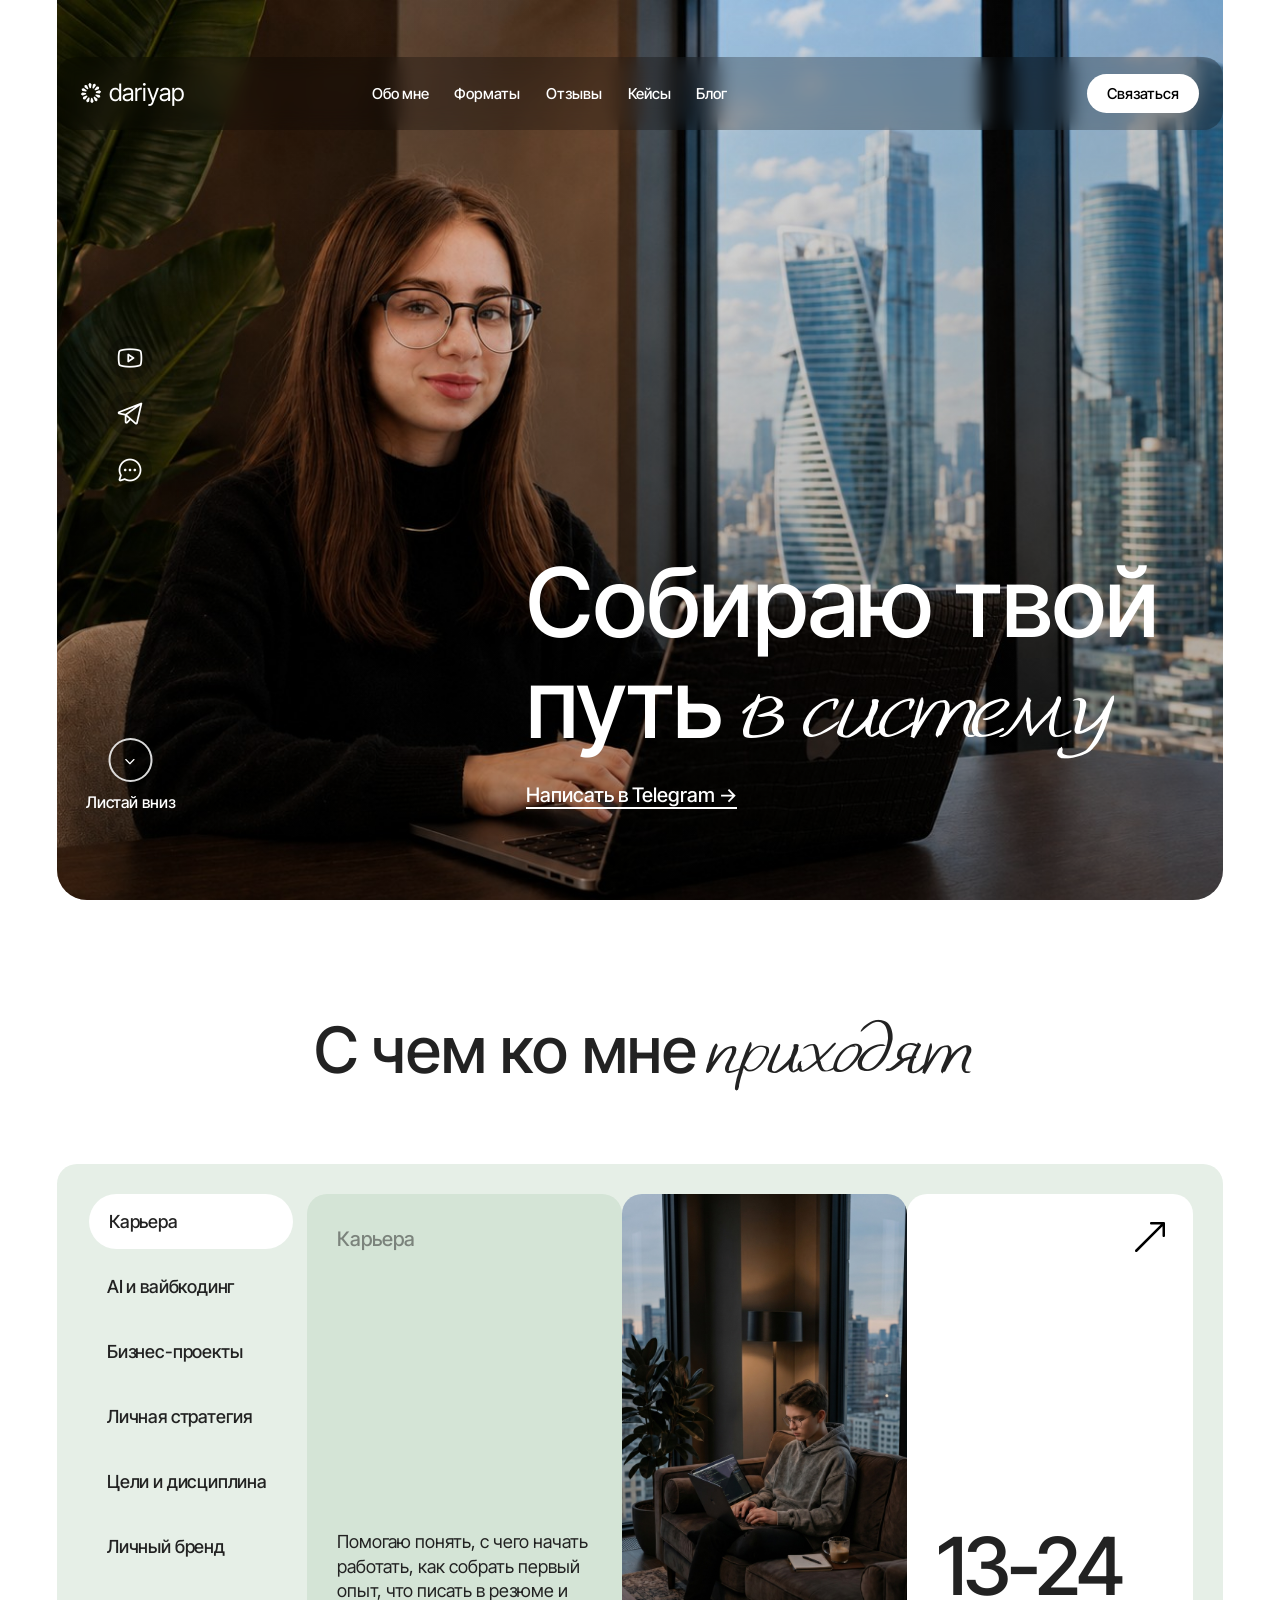
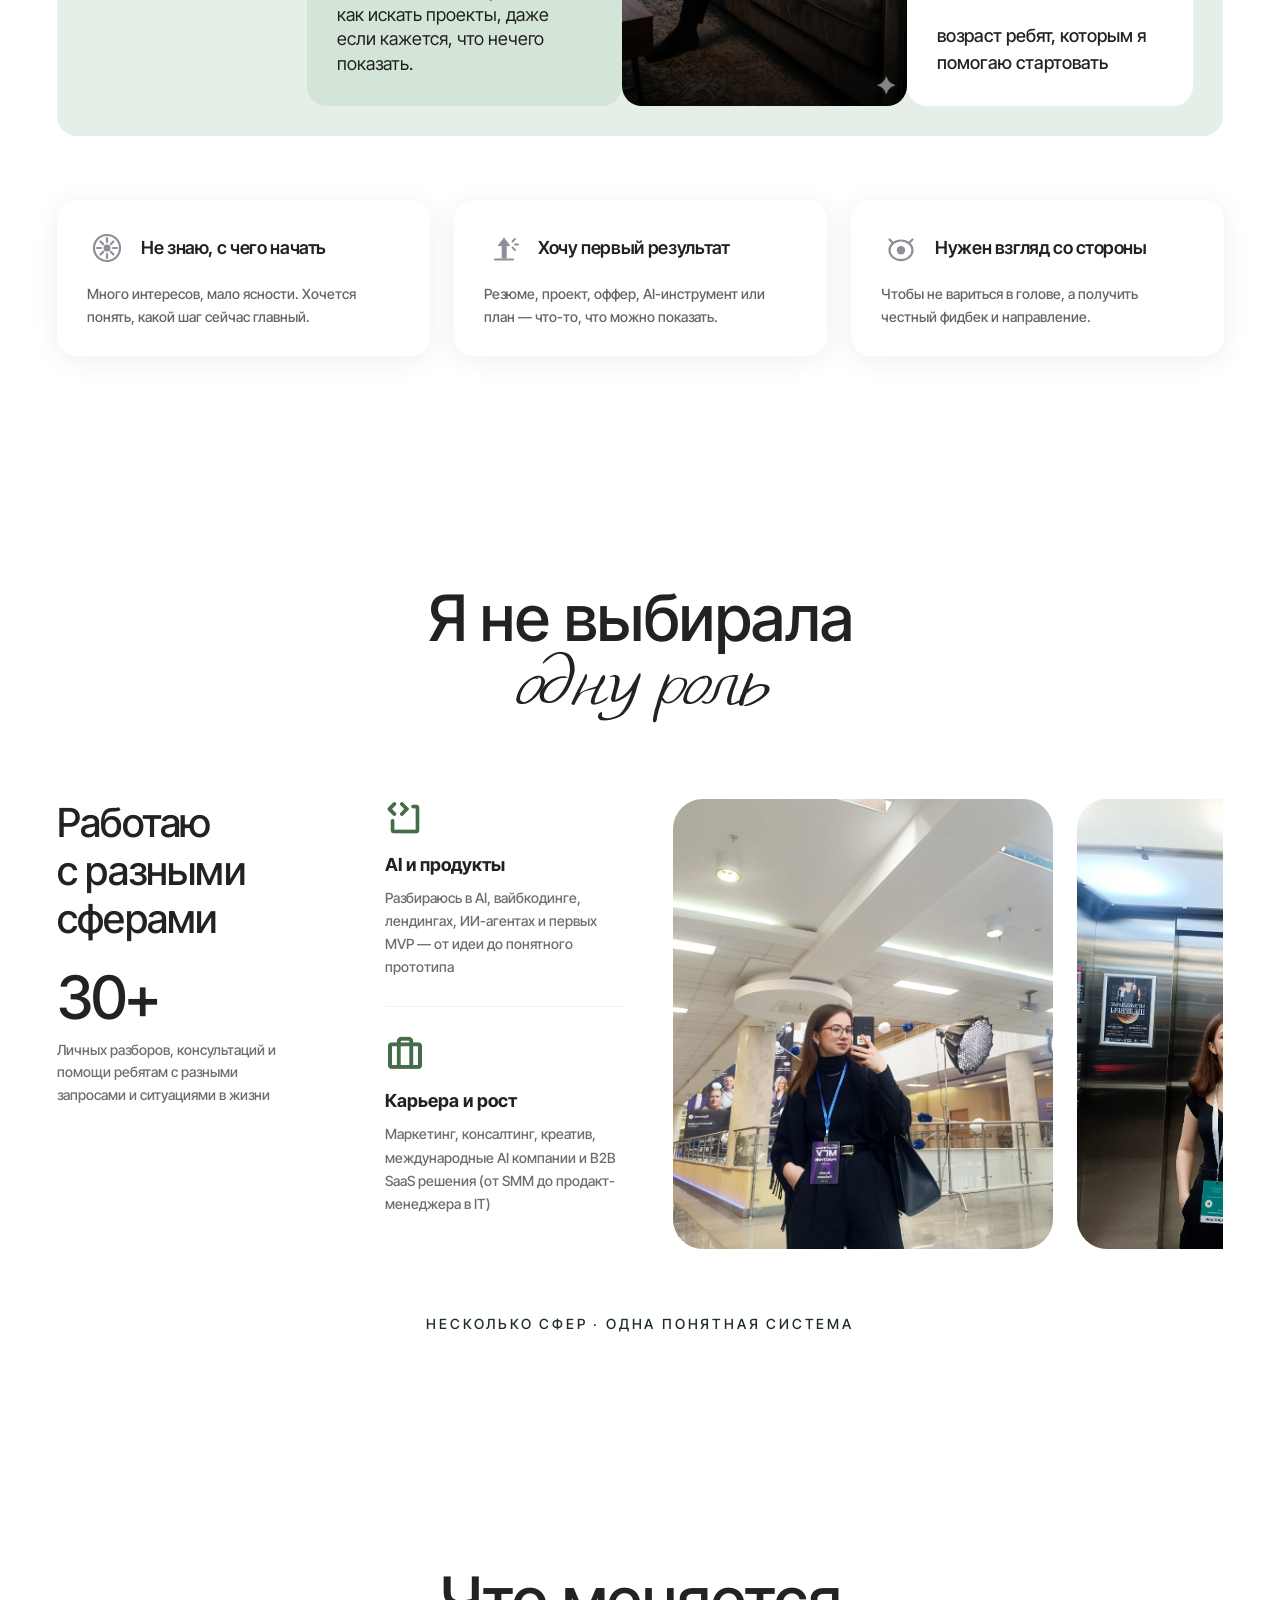
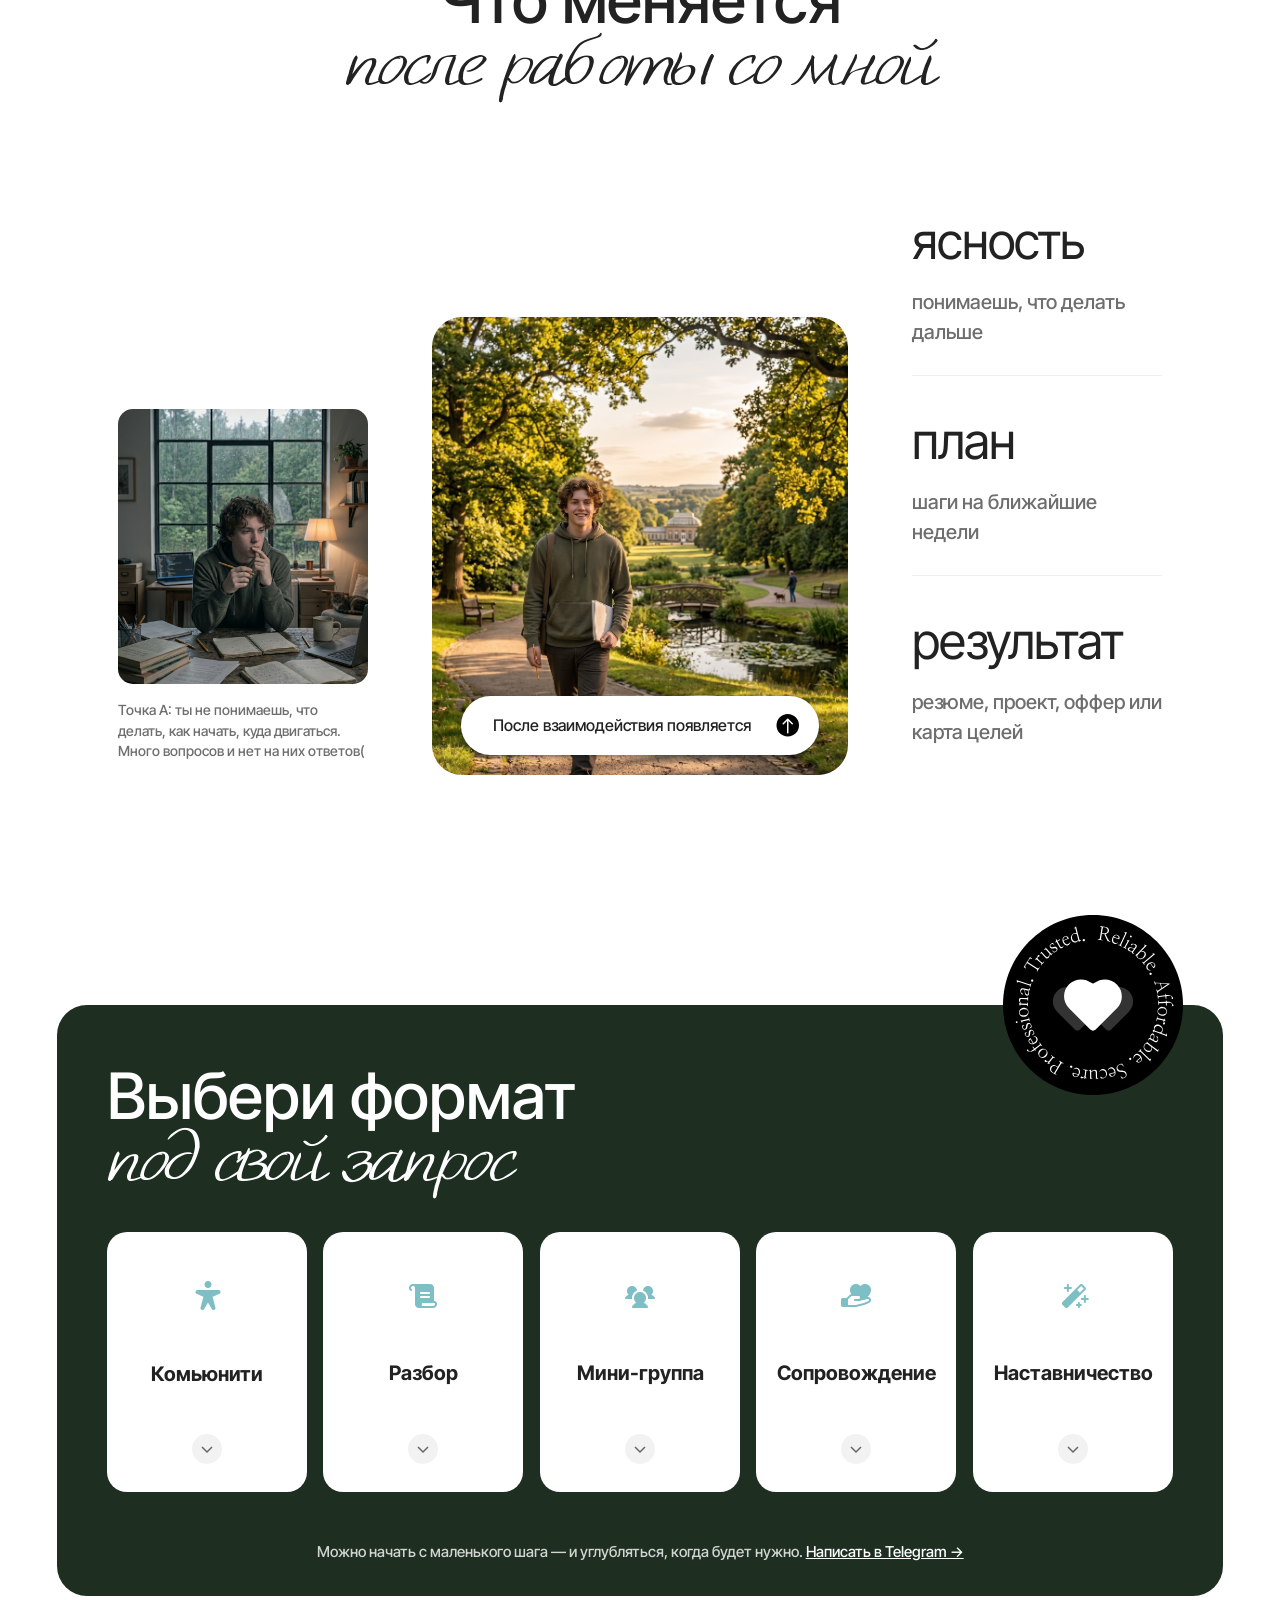
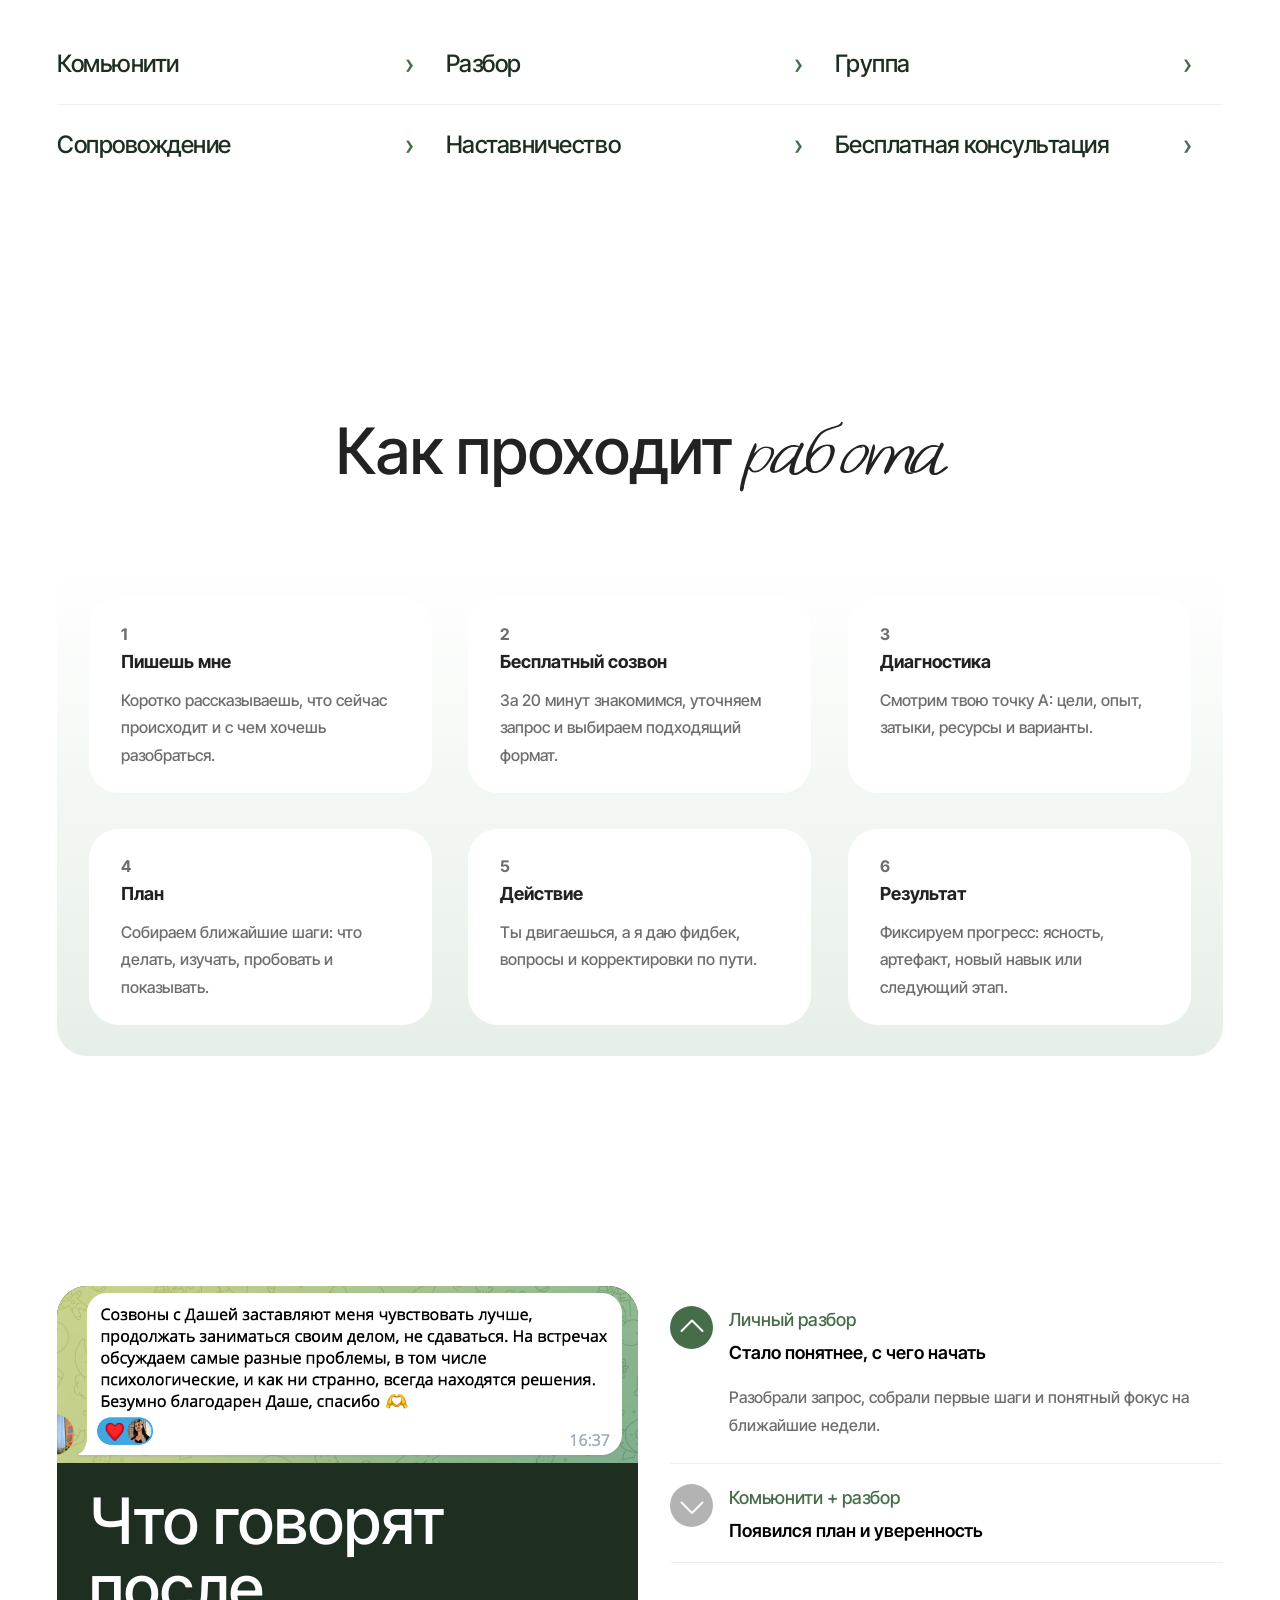
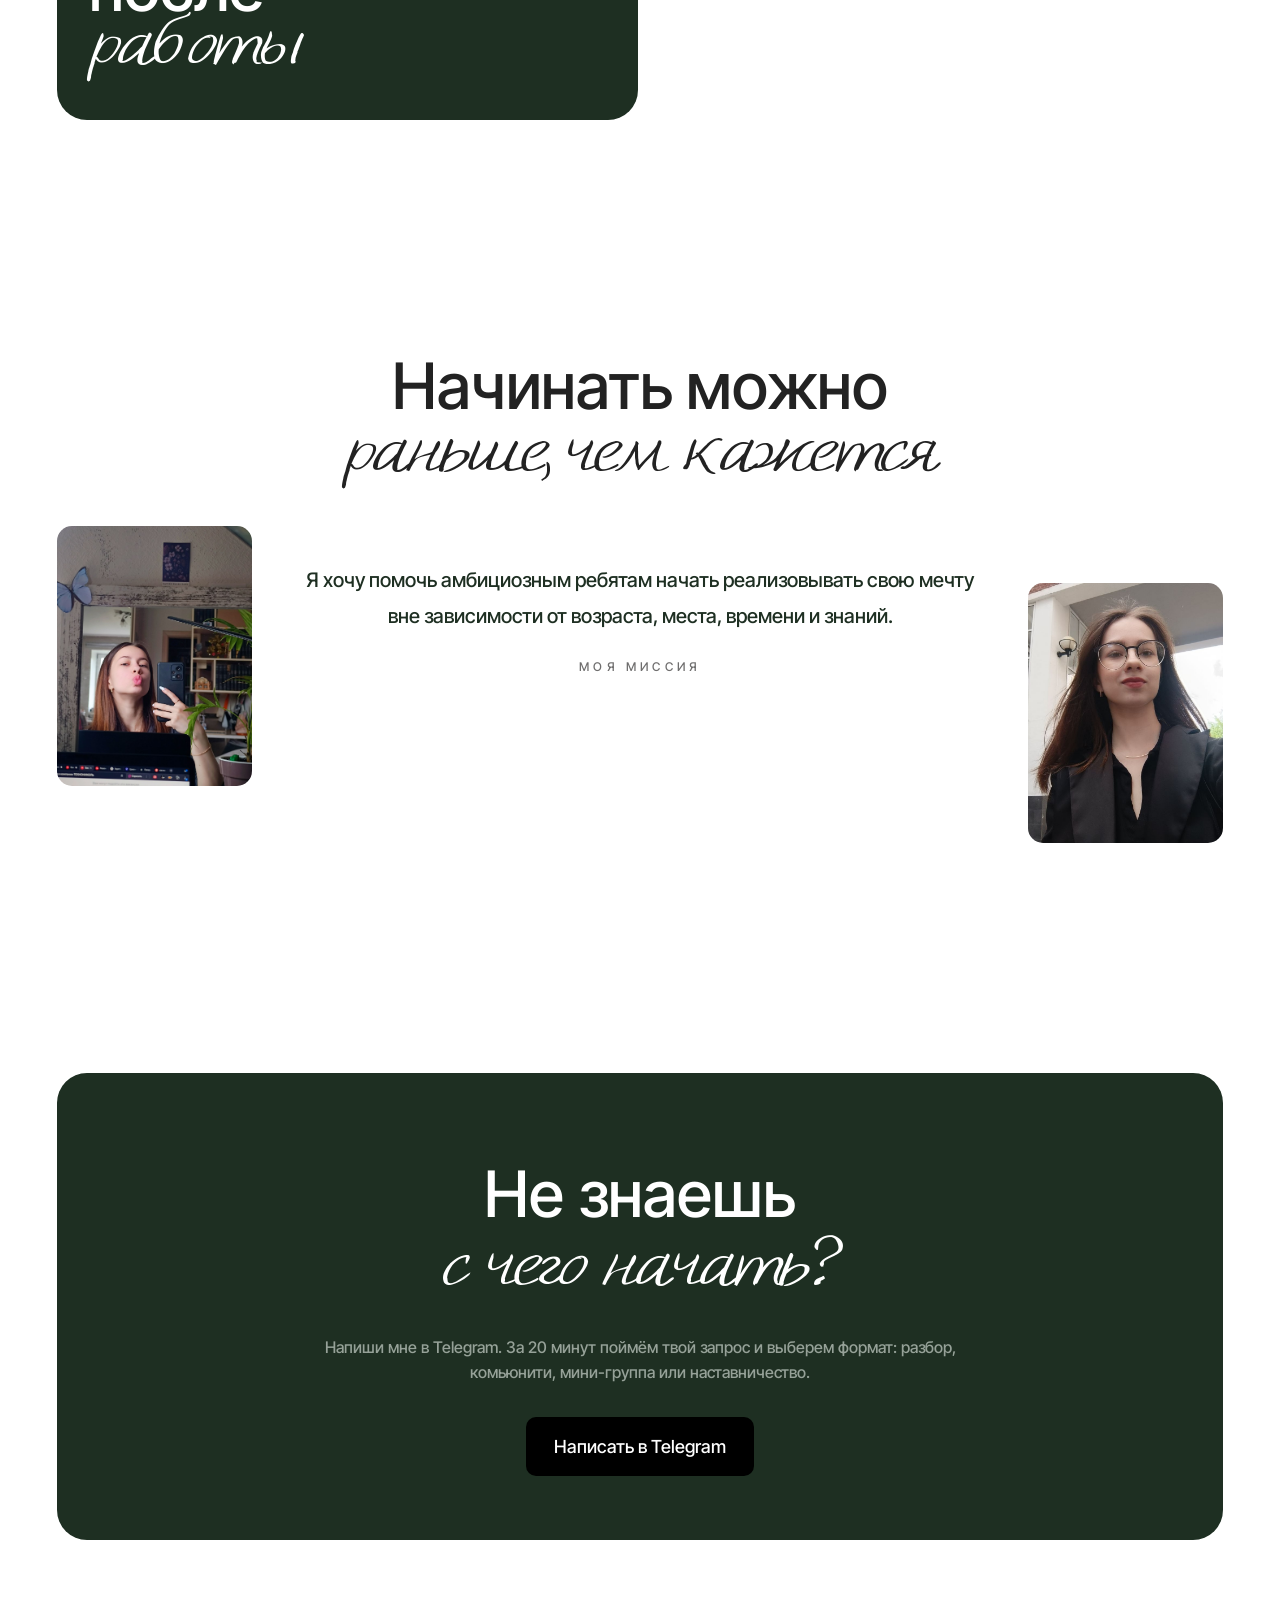
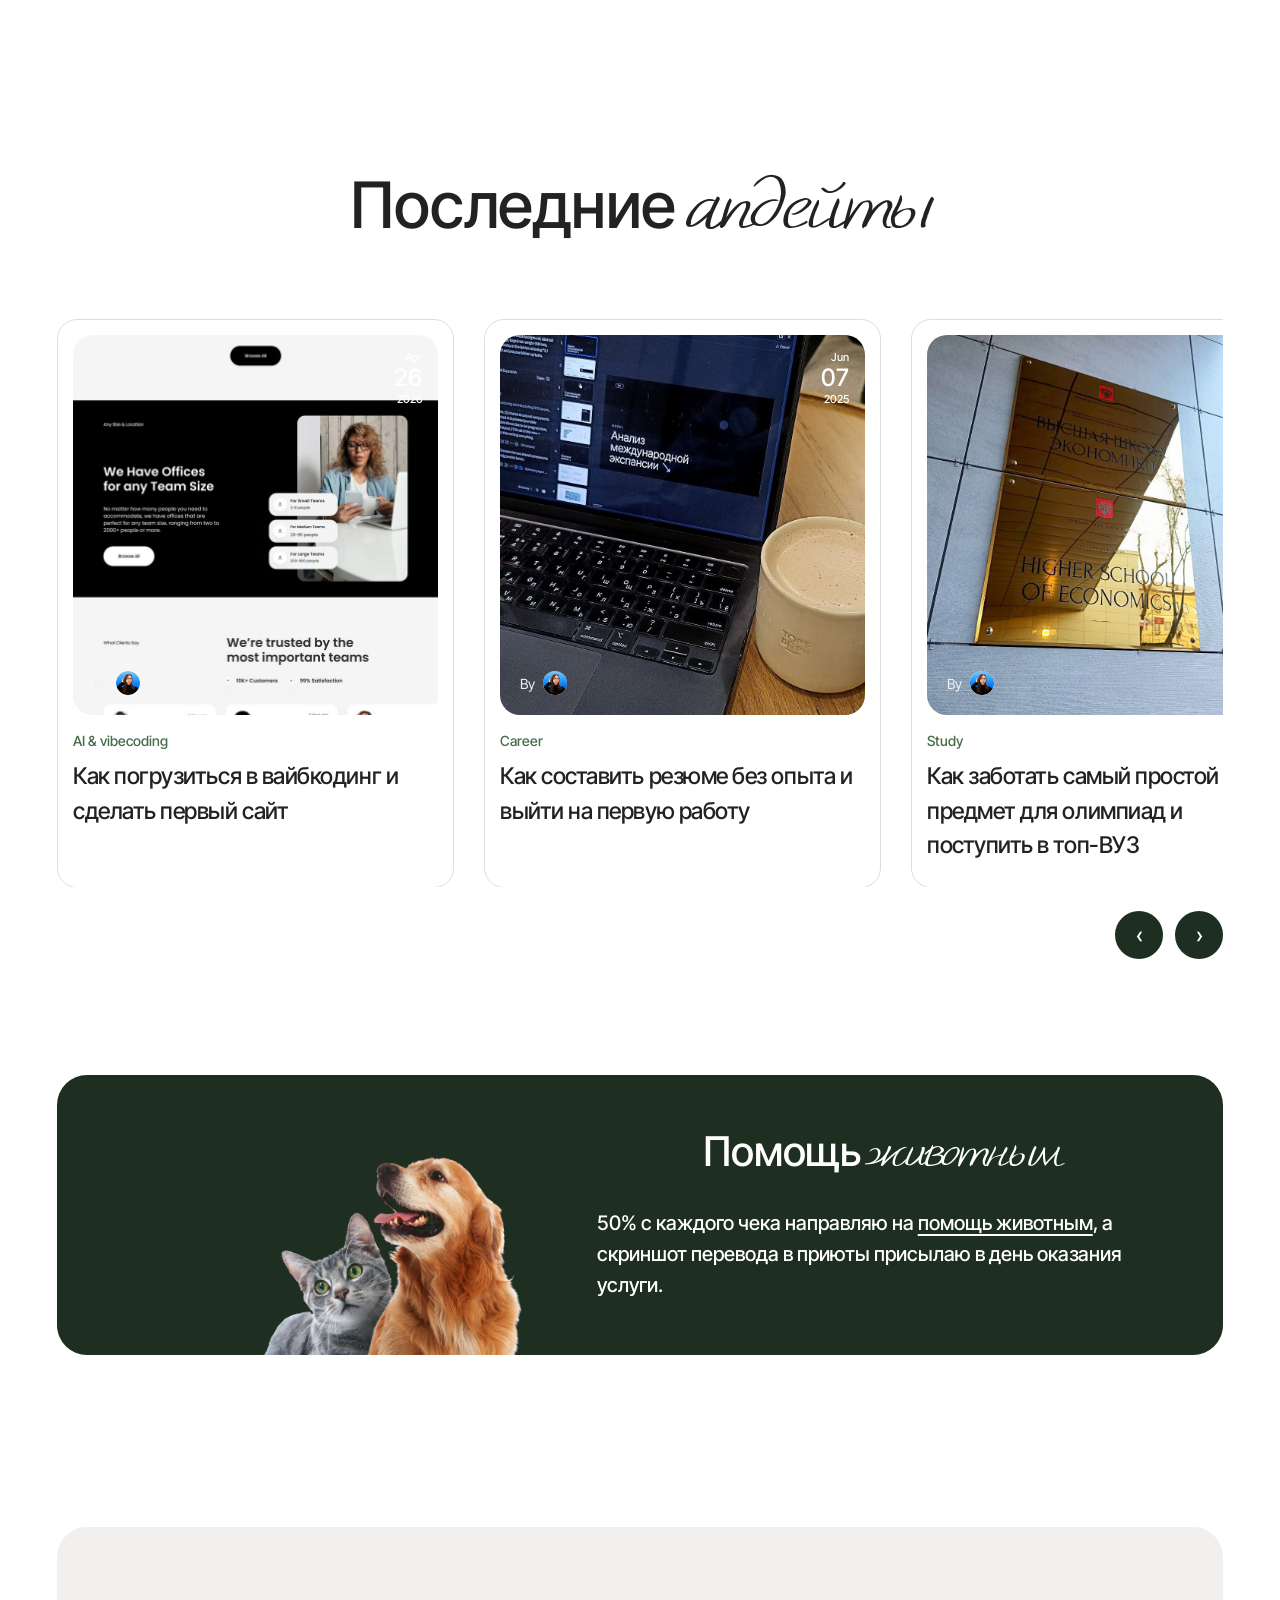
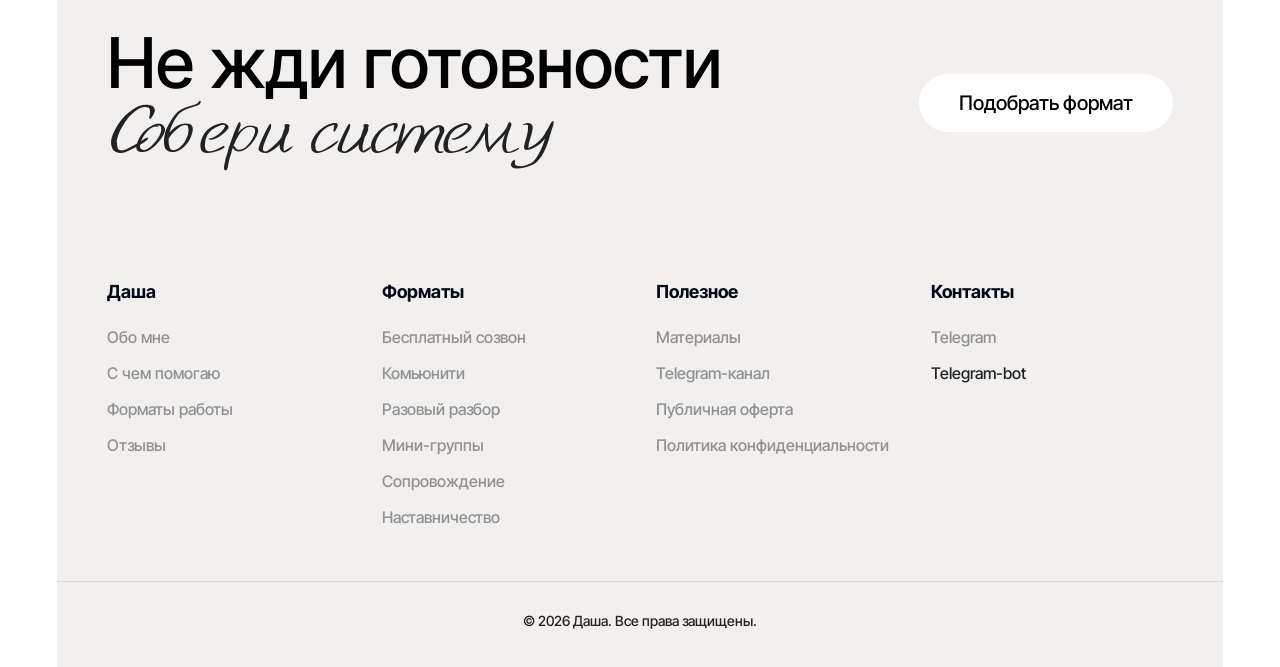
<file: index.html>
<!DOCTYPE html>
<html lang="ru">
<head>
  <!-- Yandex.Metrika counter -->
  <script type="text/javascript">
     (function(m,e,t,r,i,k,a){m[i]=m[i]||function(){(m[i].a=m[i].a||[]).push(arguments)};
     m[i].l=1*new Date();
     for (var j = 0; j < document.scripts.length; j++) {if (document.scripts[j].src === r) { return; }}
     k=e.createElement(t),a=e.getElementsByTagName(t)[0],k.async=1,k.src=r,a.parentNode.insertBefore(k,a)})
     (window, document, "script", "https://mc.yandex.ru/metrika/tag.js", "ym");

     ym(110445798, "init", {
          clickmap:true,
          trackLinks:true,
          accurateTrackBounce:true,
          webvisor:true
     });
  </script>
  <noscript><div><img src="https://mc.yandex.ru/watch/110445798" style="position:absolute; left:-9999px;" alt="" /></div></noscript>
  <!-- /Yandex.Metrika counter -->

  <meta charset="UTF-8">
  <meta name="viewport" content="width=device-width, initial-scale=1.0">
  <link rel="icon" href="/favicon.ico?v=2" sizes="any">
  <link rel="icon" href="/assets/images/favicon-32x32.png?v=2" type="image/png" sizes="32x32">
  <link rel="icon" href="/assets/images/favicon-16x16.png?v=2" type="image/png" sizes="16x16">
  <link rel="apple-touch-icon" href="/assets/images/apple-touch-icon.png?v=2">
  <meta name="description" content="Даша — менторство, карьера, AI и вайбкодинг. Собираю твой путь в систему.">
  <link rel="canonical" href="https://dariyap.ru/">
  <meta property="og:type" content="website">
  <meta property="og:locale" content="ru_RU">
  <meta property="og:title" content="Даша — ментор и наставник">
  <meta property="og:description" content="Даша — менторство, карьера, AI и вайбкодинг. Собираю твой путь в систему.">
  <meta property="og:url" content="https://dariyap.ru/">
  <meta property="og:image" content="https://dariyap.ru/assets/images/hero-1.jpg">
  <meta name="twitter:card" content="summary_large_image">
  <meta name="twitter:title" content="Даша — ментор и наставник">
  <meta name="twitter:description" content="Даша — менторство, карьера, AI и вайбкодинг. Собираю твой путь в систему.">
  <meta name="twitter:image" content="https://dariyap.ru/assets/images/hero-1.jpg">
  <title>Даша — ментор и наставник</title>
  <link rel="stylesheet" href="css/fonts.css">
  <link rel="stylesheet" href="css/styles.css">
  <link rel="stylesheet" href="css/desktop-figma.css">
  <link rel="stylesheet" href="css/divi-demo.css">
</head>
<body class="figma-desktop">
  <header class="header" id="header">
    <a href="#hero" class="header__logo">
      <img src="assets/images/logo.svg" alt="" width="21" height="21">
      <span>dariyap</span>
    </a>
    <nav class="header__nav" aria-label="Основное меню">
      <a href="#about">Обо мне</a>
      <a href="#formats">Форматы</a>
      <a href="#reviews">Отзывы</a>
      <a href="#changes">Кейсы</a>
      <a href="#blog">Блог</a>
    </nav>
    <a href="https://t.me/daria_ya5" class="header__cta" target="_blank" rel="noopener noreferrer">Связаться</a>
    <button class="header__burger" type="button" aria-label="Открыть меню" aria-expanded="false" id="burger">
      <span></span><span></span><span></span>
    </button>
  </header>

  <main class="page">
    <section class="hero" id="hero">
      <div class="hero__bg" aria-hidden="true">
        <img src="assets/images/hero-1.jpg" alt="">
      </div>
      <div class="hero__overlay">
        <nav class="hero__social" aria-label="Соцсети и контакты">
          <a href="https://www.youtube.com/@dariyapay" class="hero__social-link" target="_blank" rel="noopener noreferrer" aria-label="YouTube">
            <img src="assets/images/hero-social-youtube.png" alt="" width="44" height="44">
          </a>
          <a href="https://t.me/dariyapay" class="hero__social-link" target="_blank" rel="noopener noreferrer" aria-label="Telegram">
            <img src="assets/images/hero-social-telegram.png" alt="" width="44" height="44">
          </a>
          <a href="https://t.me/daria_ya5" class="hero__social-link" target="_blank" rel="noopener noreferrer" aria-label="Написать в чат">
            <img src="assets/images/hero-social-message.png" alt="" width="44" height="44">
          </a>
        </nav>
        <a href="#topics" class="hero__scroll">
          <span class="hero__scroll-group">
            <span class="hero__scroll-ring" aria-hidden="true">
              <img src="assets/images/icon-scroll.svg" alt="" width="20" height="21" class="hero__scroll-icon">
            </span>
            <span class="hero__scroll-label">Листай вниз</span>
          </span>
        </a>
        <div class="hero__content">
          <h1 class="hero__title">
            <span class="hero__title-line">Собираю твой</span>
            <span class="hero__title-line">путь <span class="accent">в систему</span></span>
          </h1>
          <a href="https://t.me/daria_ya5" class="hero__link" target="_blank" rel="noopener noreferrer">Написать в Telegram →</a>
        </div>
      </div>
    </section>

    <section class="topics" id="topics">
      <div class="container">
        <h2 class="section-title section-title--inline problems__title">
          <span class="section-title__main">С чем ко мне </span><span class="section-title__accent accent">приходят</span>
        </h2>
        <div class="topics__panel">
          <nav class="topics__nav" role="tablist" aria-label="Темы запросов">
            <button type="button" class="topics__tab is-active" role="tab" aria-selected="true" data-topic="career">Карьера</button>
            <button type="button" class="topics__tab" role="tab" data-topic="ai">AI и вайбкодинг</button>
            <button type="button" class="topics__tab" role="tab" data-topic="business">Бизнес-проекты</button>
            <button type="button" class="topics__tab" role="tab" data-topic="strategy">Личная стратегия</button>
            <button type="button" class="topics__tab" role="tab" data-topic="goals">Цели и дисциплина</button>
            <button type="button" class="topics__tab" role="tab" data-topic="brand">Личный бренд</button>
          </nav>
          <div class="topics__switch" aria-hidden="true">
            <button type="button" class="topics__arrow" id="topic-prev" aria-label="Предыдущая тема">
              <svg width="18" height="18" viewBox="0 0 18 18" fill="none"><path d="M11 4l-5 5 5 5" stroke="currentColor" stroke-width="1.6" stroke-linecap="round" stroke-linejoin="round"/></svg>
            </button>
            <span class="topics__switch-name" id="topic-switch-name">Карьера</span>
            <button type="button" class="topics__arrow" id="topic-next" aria-label="Следующая тема">
              <svg width="18" height="18" viewBox="0 0 18 18" fill="none"><path d="M7 4l5 5-5 5" stroke="currentColor" stroke-width="1.6" stroke-linecap="round" stroke-linejoin="round"/></svg>
            </button>
          </div>
          <div class="topics__detail" id="topic-detail">
            <p class="topics__detail-label" id="topic-label">Карьера</p>
            <p class="topics__detail-text" id="topic-text">Помогаю понять, с чего начать работать, как собрать первый опыт, что писать в резюме и как искать проекты, даже если кажется, что нечего показать.</p>
          </div>
          <div class="topics__photo">
            <img src="assets/images/topic-photo.jpg" alt="" id="topic-image">
          </div>
          <div class="topics__stat">
            <a href="#formats" class="topics__stat-arrow" aria-label="Подробнее">
              <img src="assets/images/stat-arrow.svg" alt="" width="30" height="30">
            </a>
            <p class="topics__stat-num">13-24</p>
            <p class="topics__stat-desc">возраст ребят, которым я помогаю стартовать</p>
          </div>
        </div>
        <div class="topics__cards">
          <article class="topic-card">
            <div class="topic-card__head">
              <img src="assets/images/topic-icon-start.svg" alt="" class="topic-card__icon" width="40" height="40">
              <h3 class="topic-card__title">Не знаю, с чего начать</h3>
            </div>
            <p class="topic-card__text">Много интересов, мало ясности. Хочется понять, какой шаг сейчас главный.</p>
          </article>
          <article class="topic-card">
            <div class="topic-card__head">
              <img src="assets/images/topic-icon-result.svg" alt="" class="topic-card__icon" width="40" height="40">
              <h3 class="topic-card__title">Хочу первый результат</h3>
            </div>
            <p class="topic-card__text">Резюме, проект, оффер, AI-инструмент или план — что-то, что можно показать.</p>
          </article>
          <article class="topic-card">
            <div class="topic-card__head">
              <img src="assets/images/topic-icon-view.svg" alt="" class="topic-card__icon" width="40" height="40">
              <h3 class="topic-card__title">Нужен взгляд со стороны</h3>
            </div>
            <p class="topic-card__text">Чтобы не вариться в голове, а получить честный фидбек и направление.</p>
          </article>
        </div>
      </div>
    </section>

    <section class="roles" id="about">
      <div class="container">
        <img src="assets/images/logo-text.svg" alt="" class="roles__brand" width="200" height="34">
        <h2 class="section-title section-title--stack">
          <span class="section-title__main">Я не выбирала</span>
          <span class="section-title__accent accent">одну роль</span>
        </h2>
        <div class="roles__grid">
          <div class="roles__col-text">
            <h3 class="roles__heading">Работаю<br>с разными<br>сферами</h3>
            <p class="roles__stat-big">30+</p>
            <p class="roles__stat-desc">Личных разборов, консультаций и помощи ребятам с разными запросами и ситуациями в жизни</p>
          </div>
          <div class="roles__col-features">
            <div class="roles__feature">
              <img src="assets/images/roles-icon-ai.png" alt="" class="roles__feature-icon" width="40" height="40">
              <h4>AI и продукты</h4>
              <p>Разбираюсь в AI, вайбкодинге, лендингах, ИИ-агентах и первых MVP — от идеи до понятного прототипа</p>
            </div>
            <div class="roles__feature">
              <img src="assets/images/roles-icon-career.png" alt="" class="roles__feature-icon" width="40" height="40">
              <h4>Карьера и рост</h4>
              <p>Маркетинг, консалтинг, креатив, международные AI компании и B2B SaaS решения (от SMM до продакт-менеджера в IT)</p>
            </div>
          </div>
          <div class="roles__gallery">
            <img src="assets/images/gallery-1.png" alt="Даша в городе">
            <img src="assets/images/gallery-2.png" alt="Даша на мероприятии">
            <img src="assets/images/gallery-3.png" alt="Даша у цветочного зеркала">
          </div>
        </div>
        <p class="roles__tagline">Несколько сфер · одна понятная система</p>
      </div>
    </section>

    <section class="changes" id="changes">
      <div class="container">
        <h2 class="section-title section-title--stack">
          <span class="section-title__main">Что меняется</span>
          <span class="section-title__accent accent">после работы со мной</span>
        </h2>
        <div class="changes__grid">
          <div class="changes__before">
            <img src="assets/images/changes-before.jpg" alt="Точка А">
            <p>Точка А: ты не понимаешь, что делать, как начать, куда двигаться. Много вопросов и нет на них ответов(</p>
          </div>
          <div class="changes__center">
            <img src="assets/images/changes-main.jpg" alt="После разбора">
            <a href="#formats" class="changes__pill">
              <span>После взаимодействия появляется</span>
              <img src="assets/images/pill-arrow.svg" alt="" class="changes__pill-icon" width="24" height="24">
            </a>
          </div>
          <div class="changes__steps">
            <div class="changes__step">
              <h4>ясность</h4>
              <p>понимаешь, что делать дальше</p>
            </div>
            <div class="changes__step">
              <h4>план</h4>
              <p>шаги на ближайшие недели</p>
            </div>
            <div class="changes__step">
              <h4>результат</h4>
              <p>резюме, проект, оффер или карта целей</p>
            </div>
          </div>
        </div>
      </div>
    </section>

    <section class="formats" id="formats">
      <div class="container">
        <div class="formats__block">
          <div class="formats__head">
            <h2 class="formats__title">
              <span>Выбери формат</span>
              <span class="accent">под свой запрос</span>
            </h2>
            <img src="assets/images/decor.svg" alt="" class="decor-badge formats__badge" width="180" height="180">
          </div>
          <div class="formats__cards">
            <a href="formats/community.html" class="format-card">
              <img src="assets/images/format-icon-community.png" alt="" class="format-card__icon" width="33" height="32">
              <h4>Комьюнити</h4>
              <span class="format-card__arrow" aria-hidden="true">
                <svg width="20" height="20" viewBox="0 0 20 20"><path d="M5 8l5 5 5-5" stroke="currentColor" stroke-width="1.5" fill="none"/></svg>
              </span>
            </a>
            <a href="formats/review.html" class="format-card">
              <img src="assets/images/format-icon-review.png" alt="" class="format-card__icon" width="33" height="32">
              <h4>Разбор</h4>
              <span class="format-card__arrow" aria-hidden="true">
                <svg width="20" height="20" viewBox="0 0 20 20"><path d="M5 8l5 5 5-5" stroke="currentColor" stroke-width="1.5" fill="none"/></svg>
              </span>
            </a>
            <a href="formats/group.html" class="format-card">
              <img src="assets/images/format-icon-group.png" alt="" class="format-card__icon" width="33" height="32">
              <h4>Мини-группа</h4>
              <span class="format-card__arrow" aria-hidden="true">
                <svg width="20" height="20" viewBox="0 0 20 20"><path d="M5 8l5 5 5-5" stroke="currentColor" stroke-width="1.5" fill="none"/></svg>
              </span>
            </a>
            <a href="formats/support.html" class="format-card">
              <img src="assets/images/format-icon-support.png" alt="" class="format-card__icon" width="33" height="32">
              <h4>Сопровождение</h4>
              <span class="format-card__arrow" aria-hidden="true">
                <svg width="20" height="20" viewBox="0 0 20 20"><path d="M5 8l5 5 5-5" stroke="currentColor" stroke-width="1.5" fill="none"/></svg>
              </span>
            </a>
            <a href="formats/mentorship.html" class="format-card">
              <img src="assets/images/format-icon-mentor.png" alt="" class="format-card__icon" width="33" height="32">
              <h4>Наставничество</h4>
              <span class="format-card__arrow" aria-hidden="true">
                <svg width="20" height="20" viewBox="0 0 20 20"><path d="M5 8l5 5 5-5" stroke="currentColor" stroke-width="1.5" fill="none"/></svg>
              </span>
            </a>
          </div>
          <div class="formats__footer-bar">
            Можно начать с маленького шага — и углубляться, когда будет нужно.
            <a href="https://t.me/daria_ya5" target="_blank" rel="noopener noreferrer">Написать в Telegram →</a>
          </div>
        </div>
        <div class="formats__faq">
          <div class="formats__faq-col">
            <a href="formats/community.html" class="formats__faq-item"><span>Комьюнити</span><span class="formats__faq-chevron" aria-hidden="true">›</span></a>
            <a href="formats/support.html" class="formats__faq-item"><span>Сопровождение</span><span class="formats__faq-chevron" aria-hidden="true">›</span></a>
          </div>
          <div class="formats__faq-col">
            <a href="formats/review.html" class="formats__faq-item"><span>Разбор</span><span class="formats__faq-chevron" aria-hidden="true">›</span></a>
            <a href="formats/mentorship.html" class="formats__faq-item"><span>Наставничество</span><span class="formats__faq-chevron" aria-hidden="true">›</span></a>
          </div>
          <div class="formats__faq-col">
            <a href="formats/group.html" class="formats__faq-item"><span>Группа</span><span class="formats__faq-chevron" aria-hidden="true">›</span></a>
            <a href="formats/consultation.html" class="formats__faq-item"><span>Бесплатная консультация</span><span class="formats__faq-chevron" aria-hidden="true">›</span></a>
          </div>
        </div>
      </div>
    </section>

    <section class="process" id="process">
      <div class="container">
        <h2 class="section-title section-title--inline">
          <span class="section-title__main">Как проходит</span>
          <span class="section-title__accent accent">работа</span>
        </h2>
        <div class="process__wrap">
          <div class="process__grid">
            <article class="process-card">
              <p class="process-card__num">1</p>
              <h4>Пишешь мне</h4>
              <p>Коротко рассказываешь, что сейчас происходит и с чем хочешь разобраться.</p>
            </article>
            <article class="process-card">
              <p class="process-card__num">2</p>
              <h4>Бесплатный созвон</h4>
              <p>За 20 минут знакомимся, уточняем запрос и выбираем подходящий формат.</p>
            </article>
            <article class="process-card">
              <p class="process-card__num">3</p>
              <h4>Диагностика</h4>
              <p>Смотрим твою точку А: цели, опыт, затыки, ресурсы и варианты.</p>
            </article>
            <article class="process-card">
              <p class="process-card__num">4</p>
              <h4>План</h4>
              <p>Собираем ближайшие шаги: что делать, изучать, пробовать и показывать.</p>
            </article>
            <article class="process-card">
              <p class="process-card__num">5</p>
              <h4>Действие</h4>
              <p>Ты двигаешься, а я даю фидбек, вопросы и корректировки по пути.</p>
            </article>
            <article class="process-card">
              <p class="process-card__num">6</p>
              <h4>Результат</h4>
              <p>Фиксируем прогресс: ясность, артефакт, новый навык или следующий этап.</p>
            </article>
          </div>
        </div>
      </div>
    </section>

    <section class="reviews" id="reviews">
      <div class="container">
        <div class="reviews__layout">
          <div class="reviews__feature">
            <img src="assets/images/decor.svg" alt="" class="decor-badge reviews__badge" width="120" height="120">
            <img src="assets/images/reviews-screenshot.png" alt="Скриншот отзыва в Telegram" class="reviews__screenshot" id="reviews-screenshot">
            <h2 class="reviews__title">
              <span>Что говорят после</span>
              <span class="accent">работы</span>
            </h2>
          </div>
          <div class="reviews__accordion" id="reviews-accordion">
            <article class="review-item is-open" data-screenshot="assets/images/reviews-screenshot.png">
              <button type="button" class="review-item__head" aria-expanded="true">
                <span class="review-item__toggle" aria-hidden="true">
                  <img src="assets/images/review-chevron-active.svg" alt="" width="43" height="43">
                </span>
                <span class="review-item__meta">
                  <span class="review-item__tag">Личный разбор</span>
                  <span class="review-item__title">Стало понятнее, с чего начать</span>
                </span>
              </button>
              <div class="review-item__body">
                <p>Разобрали запрос, собрали первые шаги и понятный фокус на ближайшие недели.</p>
              </div>
            </article>
            <article class="review-item" data-screenshot="assets/images/reviews-screenshot-community.png">
              <button type="button" class="review-item__head" aria-expanded="false">
                <span class="review-item__toggle" aria-hidden="true">
                  <img src="assets/images/review-chevron.svg" alt="" width="43" height="43">
                </span>
                <span class="review-item__meta">
                  <span class="review-item__tag">Комьюнити + разбор</span>
                  <span class="review-item__title">Появился план и уверенность</span>
                </span>
              </button>
              <div class="review-item__body" hidden>
                <p>После встречи появилась структура действий и поддержка сообщества.</p>
              </div>
            </article>
          </div>
        </div>
      </div>
    </section>

    <section class="mission" id="mission">
      <div class="container mission__inner">
        <h2 class="section-title section-title--stack">
          <span class="section-title__main">Начинать можно</span>
          <span class="section-title__accent accent">раньше, чем кажется</span>
        </h2>
        <div class="mission__layout">
          <img src="assets/images/mission-left.png" alt="Даша" class="mission__photo mission__photo--left">
          <div class="mission__center">
            <p class="mission__text">Я хочу помочь амбициозным ребятам начать реализовывать свою мечту вне зависимости от возраста, места, времени и знаний.</p>
            <p class="mission__label">моя миссия</p>
            <img src="assets/images/signature.png" alt="" class="mission__signature" aria-hidden="true">
          </div>
          <img src="assets/images/mission-right.jpg" alt="Даша" class="mission__photo mission__photo--right">
        </div>
      </div>
    </section>

    <section class="cta" id="cta">
      <div class="container">
        <div class="cta__box">
          <h2 class="cta__title">
            <span>Не знаешь</span>
            <span class="accent">с чего начать?</span>
          </h2>
          <p class="cta__desc">Напиши мне в Telegram. За 20 минут поймём твой запрос и выберем формат: разбор, комьюнити, мини-группа или наставничество.</p>
          <div class="cta__buttons">
            <a href="https://t.me/daria_ya5" class="btn btn--dark" target="_blank" rel="noopener noreferrer">Написать в Telegram</a>
          </div>
        </div>
      </div>
    </section>

    <section class="blog" id="blog">
      <div class="container">
        <h2 class="section-title section-title--inline">
          <span class="section-title__main">Последние</span>
          <span class="section-title__accent accent">апдейты</span>
        </h2>
        <div class="blog__track-wrap">
          <div class="blog__track" id="blog-track">
            <a href="https://t.me/dariyapay/1908" class="blog-card" target="_blank" rel="noopener noreferrer">
              <div class="blog-card__img">
                <img src="assets/images/blog-1.png" alt="">
                <div class="blog-card__date"><span>Apr</span><strong>26</strong><span>2026</span></div>
                <div class="blog-card__by">By <img src="assets/images/avatar.jpg" alt="" width="24" height="24"></div>
              </div>
              <p class="blog-card__tag">AI &amp; vibecoding</p>
              <h3>Как погрузиться в вайбкодинг и сделать первый сайт</h3>
            </a>
            <a href="https://t.me/dariyapay/1625" class="blog-card" target="_blank" rel="noopener noreferrer">
              <div class="blog-card__img">
                <img src="assets/images/blog-2.png" alt="">
                <div class="blog-card__date"><span>Jun</span><strong>07</strong><span>2025</span></div>
                <div class="blog-card__by">By <img src="assets/images/avatar.jpg" alt="" width="24" height="24"></div>
              </div>
              <p class="blog-card__tag">Career</p>
              <h3>Как составить резюме без опыта и выйти на первую работу</h3>
            </a>
            <a href="https://t.me/dariyapay/1165" class="blog-card" target="_blank" rel="noopener noreferrer">
              <div class="blog-card__img">
                <img src="assets/images/blog-3.png" alt="">
                <div class="blog-card__date"><span>Aug</span><strong>21</strong><span>2024</span></div>
                <div class="blog-card__by">By <img src="assets/images/avatar.jpg" alt="" width="24" height="24"></div>
              </div>
              <p class="blog-card__tag">Study</p>
              <h3>Как заботать самый простой предмет для олимпиад и поступить в топ-ВУЗ</h3>
            </a>
          </div>
        </div>
        <div class="blog__nav">
          <button type="button" id="blog-prev" aria-label="Предыдущие">‹</button>
          <button type="button" id="blog-next" aria-label="Следующие">›</button>
        </div>
      </div>
    </section>

    <section class="charity">
      <div class="container">
        <div class="charity__box">
          <div class="charity__media">
            <img src="assets/images/charity-pets.png" alt="">
          </div>
          <div class="charity__content">
            <h2 class="charity__title section-title section-title--inline">
              <span class="section-title__main">Помощь</span>
              <span class="section-title__accent accent">животным</span>
            </h2>
            <p class="charity__desc">50% с каждого чека направляю на <a href="https://www.mos.ru/city/projects/blago/zhivotnym/" target="_blank" rel="noopener noreferrer">помощь животным</a>, а скриншот перевода в приюты присылаю в день оказания услуги.</p>
          </div>
        </div>
      </div>
    </section>
  </main>

  <footer class="footer" id="footer">
    <div class="container footer__shell">
      <div class="footer__cta-block">
        <h2 class="footer__title">
          <span>Не жди готовности</span>
          <span class="accent">Собери систему</span>
        </h2>
        <a href="https://t.me/daria_ya5" class="footer__pill-btn" target="_blank" rel="noopener noreferrer">Подобрать формат</a>
      </div>
      <div class="footer__links">
        <div class="footer__col">
          <h4>Даша</h4>
          <a href="#about">Обо мне</a>
          <a href="#topics">С чем помогаю</a>
          <a href="#formats">Форматы работы</a>
          <a href="#reviews">Отзывы</a>
        </div>
        <div class="footer__col">
          <h4>Форматы</h4>
          <a href="formats/consultation.html">Бесплатный созвон</a>
          <a href="formats/community.html">Комьюнити</a>
          <a href="formats/review.html">Разовый разбор</a>
          <a href="formats/group.html">Мини-группы</a>
          <a href="formats/support.html">Сопровождение</a>
          <a href="formats/mentorship.html">Наставничество</a>
        </div>
        <div class="footer__col">
          <h4>Полезное</h4>
          <a href="#blog">Материалы</a>
          <a href="https://t.me/dariyapay" target="_blank" rel="noopener noreferrer">Telegram-канал</a>
          <a href="offer.html">Публичная оферта</a>
          <a href="privacy.html">Политика конфиденциальности</a>
        </div>
        <div class="footer__col">
          <h4>Контакты</h4>
          <a href="https://t.me/daria_ya5" class="footer__contact" target="_blank" rel="noopener noreferrer"><span class="footer__contact-icon" aria-hidden="true"></span>Telegram</a>
          <span class="footer__note">Telegram-bot</span>
          
        </div>
      </div>
      <p class="footer__copy">© 2026 Даша. Все права защищены.</p>
    </div>
  </footer>

  <a href="#hero" class="fab" aria-label="Наверх">
    <img src="assets/images/icon-arrow-up.svg" alt="" width="20" height="21">
  </a>

  <script src="js/main.js"></script>
  <script src="js/animations.js"></script>
</body>
</html>
</file>
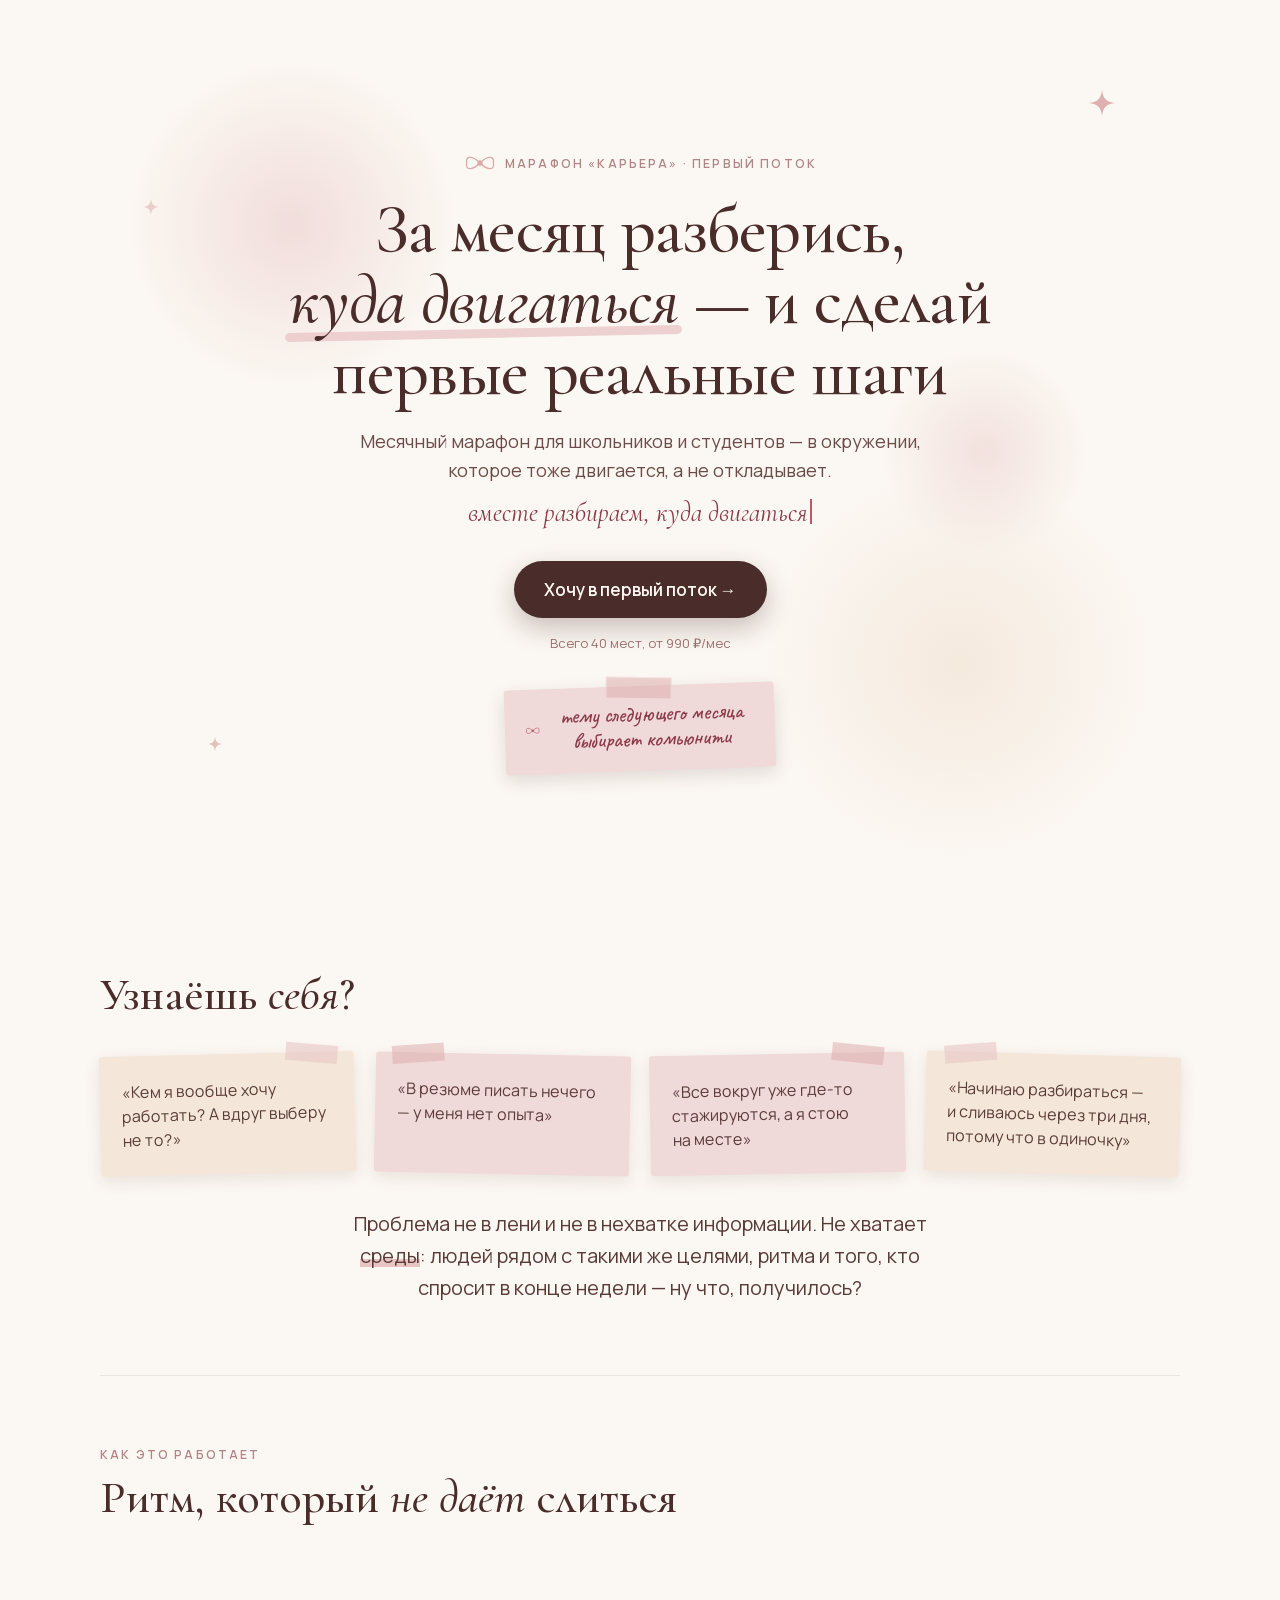
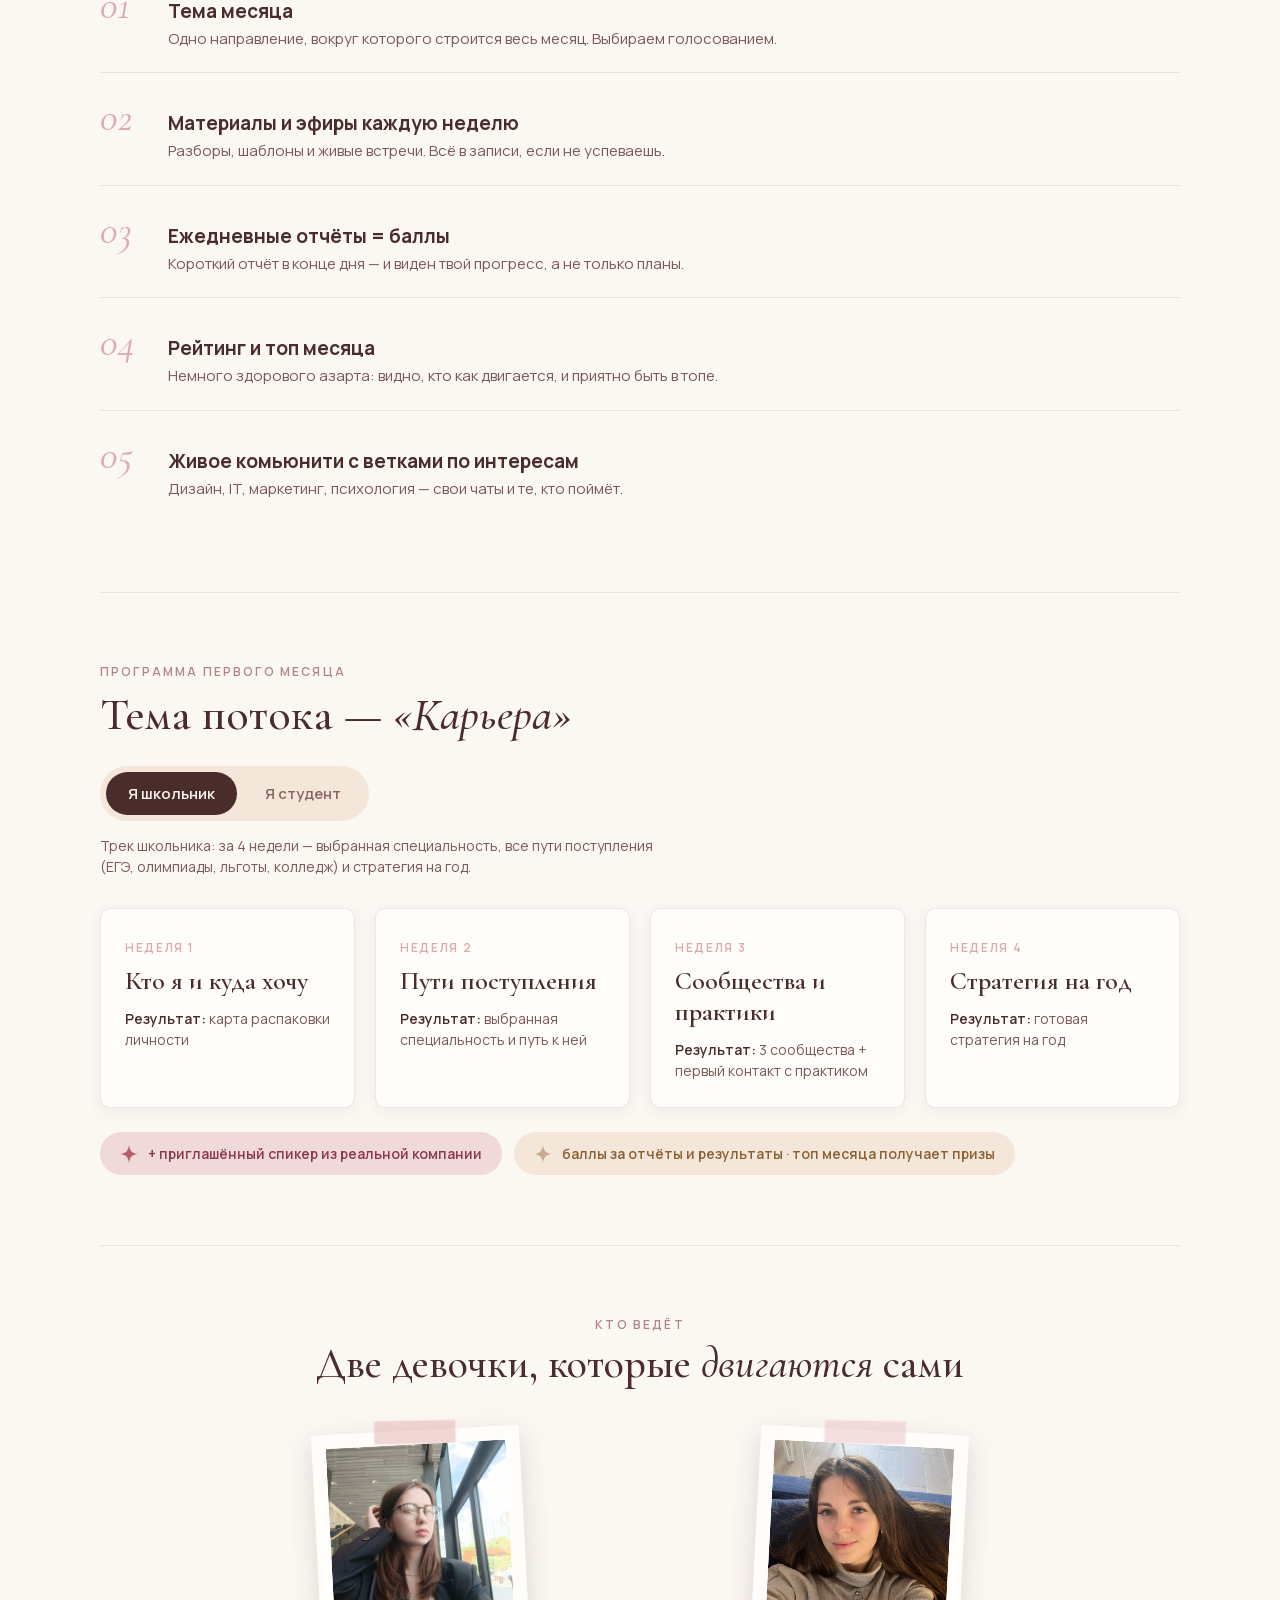
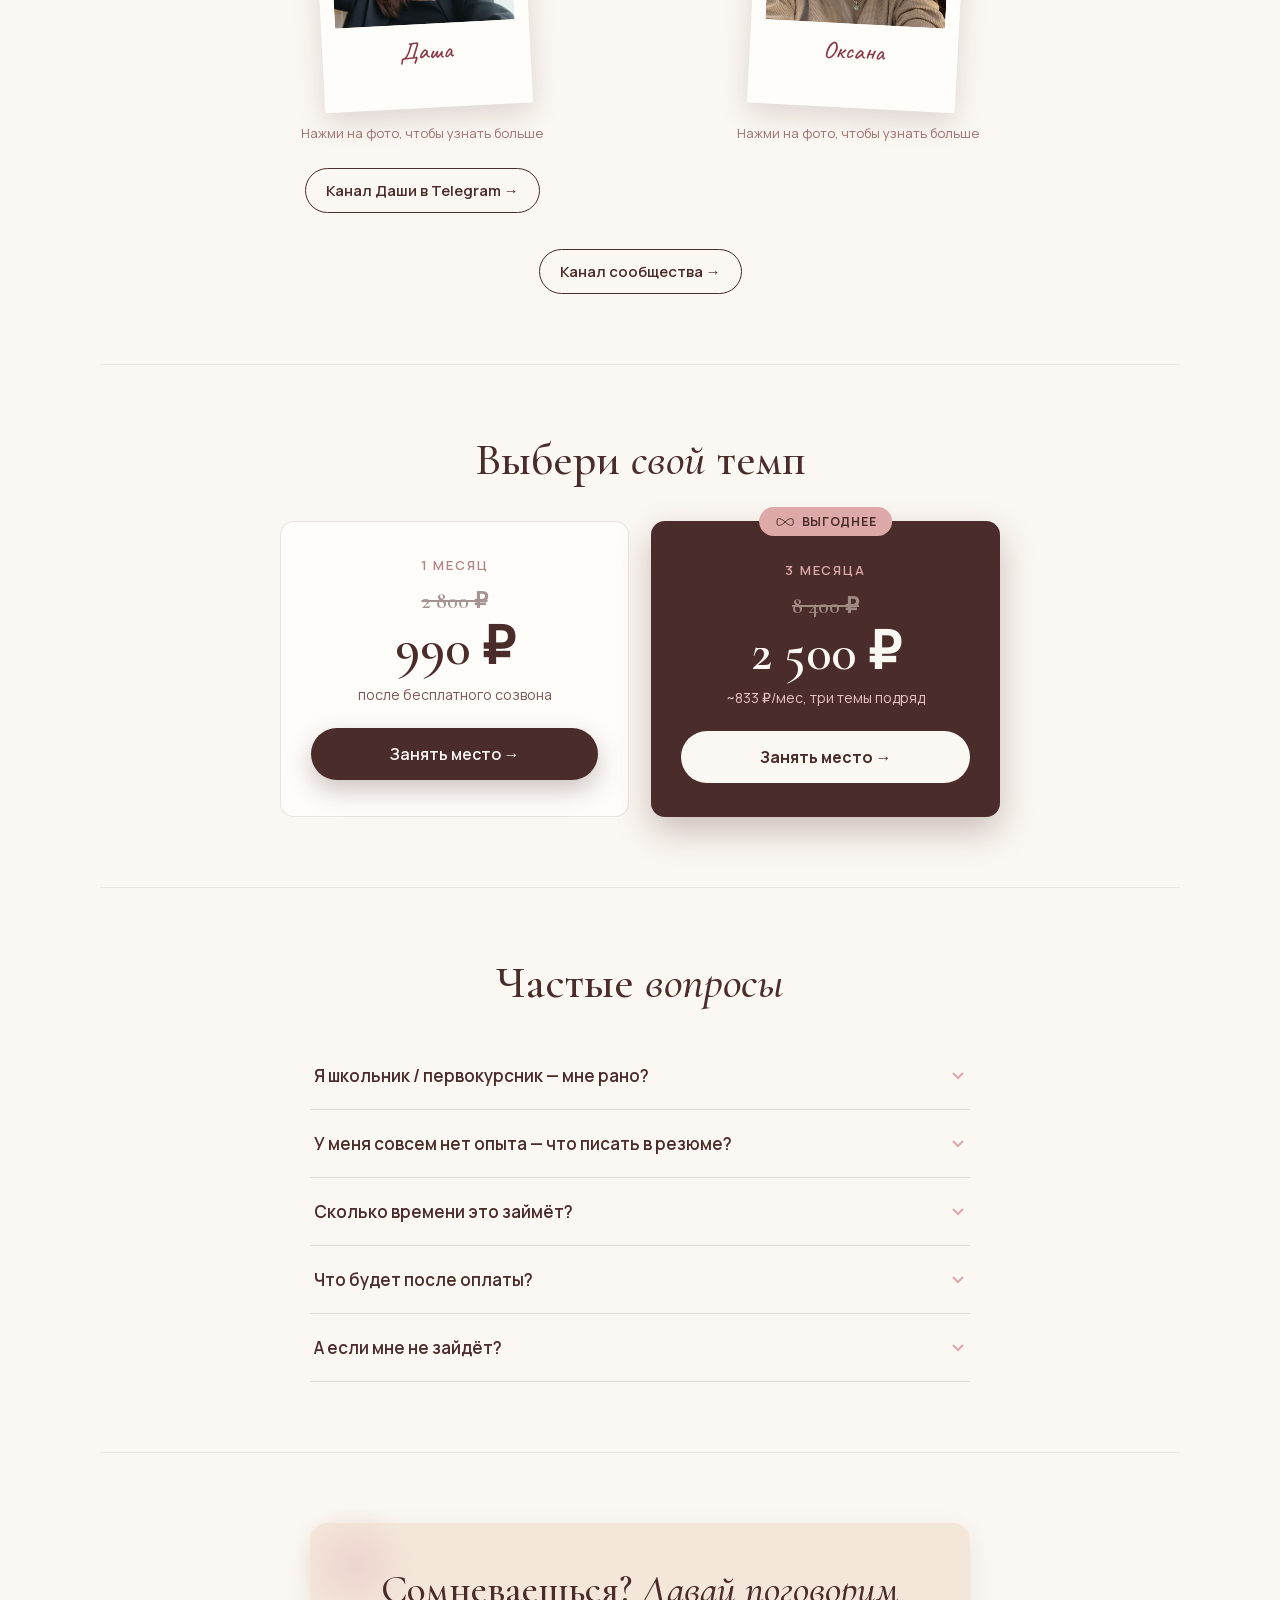
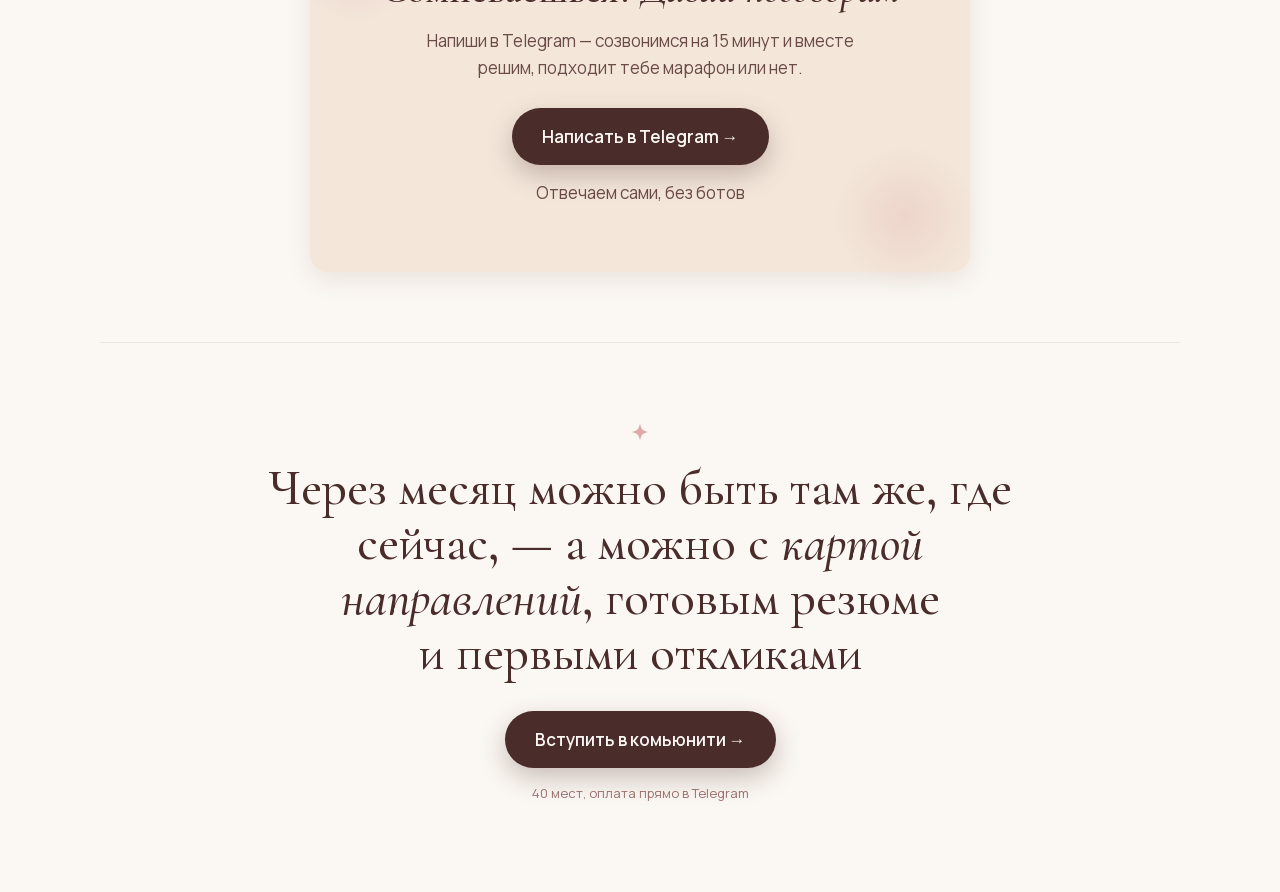
<file: marathon/index.html>
<!DOCTYPE html>
<html lang="ru">
<head>
<!-- Yandex.Metrika counter -->
  <script type="text/javascript">
     (function(m,e,t,r,i,k,a){m[i]=m[i]||function(){(m[i].a=m[i].a||[]).push(arguments)};
     m[i].l=1*new Date();
     for (var j = 0; j < document.scripts.length; j++) {if (document.scripts[j].src === r) { return; }}
     k=e.createElement(t),a=e.getElementsByTagName(t)[0],k.async=1,k.src=r,a.parentNode.insertBefore(k,a)})
     (window, document, "script", "https://mc.yandex.ru/metrika/tag.js", "ym");

     ym(110445798, "init", {
          clickmap:true,
          trackLinks:true,
          accurateTrackBounce:true,
          webvisor:true
     });
  </script>
  <noscript><div><img src="https://mc.yandex.ru/watch/110445798" style="position:absolute; left:-9999px;" alt="" /></div></noscript>
  <!-- /Yandex.Metrika counter -->
<meta charset="utf-8">
<meta name="viewport" content="width=device-width, initial-scale=1">
<title>Марафон «Карьера» — за месяц разберись, куда двигаться</title>
<meta name="description" content="Месячный марафон для школьников и студентов: карта направлений, готовое резюме и первые реальные шаги — в окружении, которое тоже двигается. 40 мест в потоке.">

<link rel="canonical" href="https://dariyap.ru/marathon/">
<meta property="og:url" content="https://dariyap.ru/marathon/">
<meta property="og:type" content="website">
<meta property="og:title" content="Марафон «Карьера» — за месяц разберись, куда двигаться">
<meta property="og:description" content="Месячный марафон для школьников и студентов: карта направлений, готовое резюме и первые реальные шаги. 40 мест в потоке.">
<meta property="og:image" content="https://dariyap.ru/assets/marathon/dasha.jpg">
<meta property="og:locale" content="ru_RU">
<meta name="twitter:card" content="summary_large_image">
<meta name="theme-color" content="#FBF7F2">

<link rel="icon" href="data:image/svg+xml,<svg xmlns='http://www.w3.org/2000/svg' viewBox='0 0 24 24'><path d='M12 0 C13 8 16 11 24 12 C16 13 13 16 12 24 C11 16 8 13 0 12 C8 11 11 8 12 0Z' fill='%23DDA9A9'/></svg>">

<link rel="stylesheet" href="../css/marathon-fonts.css">

<style>
/* ============ base ============ */
*{box-sizing:border-box}
html{scroll-behavior:smooth}
body{
  margin:0;background:#FBF7F2;color:#4A2C2A;
  font-family:Manrope,sans-serif;
  -webkit-font-smoothing:antialiased;
}
img{max-width:100%;display:block}
.wrap{max-width:1120px;margin:0 auto;padding:0 20px;overflow:hidden}

/* ============ type ============ */
.serif{font-family:'Cormorant Garamond',serif;font-weight:500}
.it{font-style:italic}
.eyebrow{
  font-size:12px;font-weight:600;letter-spacing:.18em;
  text-transform:uppercase;color:#B08585;margin:0 0 10px;
}
h2.serif{font-size:clamp(28px,6vw,46px);line-height:1.08;margin:0 0 34px}

/* ============ animations ============ */
@keyframes floaty{0%,100%{transform:translateY(0) rotate(var(--r,0deg))}50%{transform:translateY(-7px) rotate(var(--r,0deg))}}
@keyframes drift{0%,100%{transform:translate(0,0) scale(1)}33%{transform:translate(30px,-24px) scale(1.06)}66%{transform:translate(-22px,18px) scale(.96)}}
@keyframes blink{0%,45%{opacity:1}50%,95%{opacity:0}100%{opacity:1}}

/* ============ hero ============ */
.hero{
  min-height:100svh;display:flex;flex-direction:column;
  justify-content:center;align-items:center;text-align:center;
  padding:64px 0 40px;position:relative;
}
.blob{position:absolute;border-radius:50%;pointer-events:none}
.blob-1{top:6%;left:2%;width:340px;height:340px;background:radial-gradient(circle,rgba(232,196,196,.5),transparent 68%);animation:drift 14s ease-in-out infinite}
.blob-2{bottom:4%;right:2%;width:400px;height:400px;background:radial-gradient(circle,rgba(244,231,218,.85),transparent 68%);animation:drift 18s ease-in-out infinite reverse}
.blob-3{top:38%;right:8%;width:220px;height:220px;background:radial-gradient(circle,rgba(221,169,169,.28),transparent 66%);animation:drift 11s ease-in-out infinite}
.spark{position:absolute;pointer-events:none;animation:floaty 6s ease-in-out infinite}
.spark-1{top:10%;right:6%;opacity:.9;--r:8deg}
.spark-2{top:22%;left:4%;opacity:.8;--r:-6deg;animation-duration:7s}
.spark-3{bottom:16%;left:10%;opacity:.7;--r:12deg;animation-duration:8s}

.hero-badge{display:flex;align-items:center;gap:8px;margin-bottom:22px;position:relative}
.hero-badge span{font-size:12px;font-weight:600;letter-spacing:.18em;text-transform:uppercase;color:#B08585}

.hero h1{
  font-family:'Cormorant Garamond',serif;font-weight:500;
  font-size:clamp(34px,8.5vw,68px);line-height:1.04;letter-spacing:-.01em;
  margin:0 0 20px;max-width:820px;position:relative;
}
.hl{position:relative;font-style:italic;white-space:nowrap}
.hl::after{
  content:"";position:absolute;left:-4px;right:-4px;bottom:4px;height:9px;
  background:#E8C4C4;opacity:.75;border-radius:6px;transform:rotate(-1.2deg);z-index:-1;
}
.hero-lead{
  font-size:clamp(15px,4vw,18px);line-height:1.6;color:#6B4B48;
  max-width:620px;margin:0 0 10px;position:relative;
}
.hero-typed{
  font-family:'Cormorant Garamond',serif;font-style:italic;
  font-size:clamp(19px,5vw,26px);line-height:1.4;color:#8A3A48;
  margin:0 0 30px;min-height:1.4em;position:relative;
}
.caret{
  display:inline-block;width:2px;height:.95em;background:#B85C6B;
  margin-left:3px;vertical-align:-.12em;animation:blink 1s step-end infinite;
}

.btn{
  display:inline-flex;align-items:center;justify-content:center;gap:10px;
  background:#4A2C2A;color:#FBF7F2;font-weight:600;font-size:17px;
  padding:17px 30px;border-radius:44px;text-decoration:none;border:none;cursor:pointer;
  box-shadow:0 10px 26px rgba(74,44,42,.28);
  transition:transform .18s ease,box-shadow .18s ease;
  /* без этого декоративные пятна (.blob) ложатся поверх кнопки:
     они position:absolute, а непозиционированные элементы рисуются ниже.
     На узком экране пятно попадает точно в кнопку и «засвечивает» её. */
  position:relative;z-index:1;
}
.btn:hover{transform:translateY(-2px);box-shadow:0 14px 32px rgba(74,44,42,.34)}
.note{font-size:13px;color:#9C7370;margin:16px 0 0;position:relative}

.sticky{
  position:relative;margin-top:34px;background:#F0D9D9;
  padding:16px 20px 18px;border-radius:3px;
  box-shadow:0 6px 18px rgba(74,44,42,.14);transform:rotate(-2deg);max-width:270px;
}
.sticky::before{
  content:"";position:absolute;top:-9px;left:50%;
  transform:translateX(-50%) rotate(3deg);width:64px;height:20px;
  background:rgba(221,169,169,.5);border:1px solid rgba(255,255,255,.4);
}
.sticky-row{display:flex;align-items:center;gap:8px}
.sticky-row span{font-family:Caveat,cursive;font-size:22px;color:#8A3A48;line-height:1.15}

/* ============ sections ============ */
section{padding:70px 0}
.bordered{border-top:1px solid rgba(74,44,42,.09)}

/* ============ pain cards ============ */
.pain-grid{display:grid;grid-template-columns:repeat(auto-fit,minmax(230px,1fr));gap:20px}
.pain{
  position:relative;padding:24px 22px;border-radius:3px;
  box-shadow:0 5px 16px rgba(74,44,42,.10);
}
.pain p{font-size:16px;line-height:1.5;margin:0;color:#5A3B38}
.pain::before{content:"";position:absolute;top:-8px;width:52px;height:18px}
.pain-a{background:#F4E7DA;transform:rotate(-1.4deg)}
.pain-a::before{right:16px;background:rgba(232,196,196,.55);transform:rotate(6deg)}
.pain-b{background:#F0D9D9;transform:rotate(1.2deg)}
.pain-b::before{left:16px;background:rgba(221,169,169,.5);transform:rotate(-5deg)}
.pain-c{background:#F0D9D9;transform:rotate(-1deg)}
.pain-c::before{right:20px;background:rgba(221,169,169,.5);transform:rotate(7deg)}
.pain-d{background:#F4E7DA;transform:rotate(1.6deg)}
.pain-d::before{left:18px;background:rgba(232,196,196,.55);transform:rotate(-6deg)}
.pain-sum{
  font-size:clamp(16px,4vw,20px);line-height:1.62;color:#5A3B38;
  max-width:640px;margin:34px auto 0;text-align:center;
}
.mark{background:linear-gradient(transparent 62%,#E8C4C4 62% 92%,transparent 92%)}

/* ============ steps ============ */
.steps{display:flex;flex-direction:column;gap:2px}
.step{display:flex;gap:22px;align-items:baseline;padding:22px 0;border-bottom:1px solid rgba(74,44,42,.10)}
.step:last-child{border-bottom:none}
.step-n{font-family:'Cormorant Garamond',serif;font-style:italic;font-size:40px;color:#DDA9A9;line-height:1;min-width:46px}
.step h3{font-weight:700;font-size:19px;margin:0 0 4px}
.step p{font-size:15px;line-height:1.5;color:#7A5854;margin:0}

/* ============ track switch ============ */
.switch{display:inline-flex;gap:6px;background:#F4E7DA;padding:6px;border-radius:44px;margin:0 0 14px}
.switch button{
  font-family:Manrope,sans-serif;font-weight:600;font-size:15px;white-space:nowrap;
  padding:11px 22px;border-radius:40px;border:none;cursor:pointer;
  background:transparent;color:#8A6560;transition:background .2s ease,color .2s ease;
}
.switch button[aria-selected="true"]{background:#4A2C2A;color:#FBF7F2}
.track-offer{font-size:14px;line-height:1.55;color:#7A5854;max-width:560px;margin:0 0 30px}

/* ============ week cards ============ */
.weeks{display:grid;grid-template-columns:repeat(auto-fit,minmax(250px,1fr));gap:20px}
.week{
  background:#FFFDFA;border:1px solid rgba(74,44,42,.10);border-radius:10px;
  padding:26px 24px;cursor:pointer;text-align:left;font:inherit;color:inherit;width:100%;
  box-shadow:0 4px 16px rgba(74,44,42,.06);
  transition:box-shadow .25s ease,transform .25s ease;
}
.week:hover,.week.open{box-shadow:0 12px 28px rgba(74,44,42,.12);transform:translateY(-3px)}
.week-label{font-size:12px;font-weight:600;letter-spacing:.14em;text-transform:uppercase;color:#DDA9A9}
.week h3{font-family:'Cormorant Garamond',serif;font-weight:600;font-size:26px;margin:8px 0 12px}
.week-result{font-size:14px;line-height:1.5;color:#7A5854;margin:0}
.week-result b{color:#4A2C2A;font-weight:600}
.week-detail{
  max-height:0;opacity:0;overflow:hidden;
  transition:max-height .35s ease,opacity .3s ease;
}
.week:hover .week-detail,.week.open .week-detail{max-height:420px;opacity:1}
.week-detail-in{
  display:flex;flex-direction:column;gap:8px;
  border-top:1px dashed rgba(74,44,42,.16);padding-top:14px;margin-top:14px;
}
.week-detail p{margin:0;font-size:13px;line-height:1.5;color:#7A5854}
.week-detail p.desc{font-size:14px;line-height:1.55}
.week-detail b{color:#B85C6B;font-weight:600}

.chips{display:flex;flex-wrap:wrap;gap:12px;margin-top:24px}
.chip{display:inline-flex;align-items:center;gap:10px;padding:12px 20px;border-radius:40px;font-size:14px;font-weight:600}
.chip-a{background:#F0D9D9;color:#8A3A48}
.chip-b{background:#F4E7DA;color:#8A6034}

/* ============ authors ============ */
.authors{display:grid;grid-template-columns:repeat(auto-fit,minmax(280px,1fr));gap:44px 32px;max-width:840px;margin:0 auto}
.author{display:flex;flex-direction:column;align-items:center;text-align:center}
.polaroid{
  background:#FFFDFA;padding:14px 14px 42px;
  box-shadow:0 10px 28px rgba(74,44,42,.16);
  position:relative;margin-bottom:24px;
}
.polaroid::before{
  content:"";position:absolute;top:-10px;left:50%;width:80px;height:22px;
  border:1px solid rgba(255,255,255,.4);
}
.polaroid-l{transform:rotate(-3deg)}
.polaroid-l::before{transform:translateX(-50%) rotate(2deg);background:rgba(221,169,169,.45)}
.polaroid-r{transform:rotate(3deg)}
.polaroid-r::before{transform:translateX(-50%) rotate(-2deg);background:rgba(232,196,196,.5)}
.photo{width:180px;height:180px;border-radius:2px;overflow:hidden;background:#F0D9D9}
.photo img{width:100%;height:100%;object-fit:cover}
.polaroid-name{font-family:Caveat,cursive;font-size:24px;color:#8A3A48;margin:12px 0 0}
.author-bio{font-size:15px;line-height:1.65;margin:0 0 20px;color:#6B4B48;max-width:360px}
.author-bio b{font-weight:700;color:#4A2C2A}
.polaroid{cursor:pointer}
.polaroid-stage{position:relative;width:180px;overflow:hidden;border-radius:2px}
.polaroid-shutter{position:absolute;inset:0;display:flex;align-items:center;background:#FFFDFA;padding:14px;transform:translateY(100%);transition:transform .45s cubic-bezier(.4,0,.2,1);overflow-y:auto;scrollbar-width:none}
.polaroid.is-flipped .polaroid-shutter{transform:translateY(0)}
.polaroid-shutter::-webkit-scrollbar{display:none}
.polaroid-bio-back{margin:0;font-size:12.5px;line-height:1.5;color:#6B4B48;text-align:center}
.author-hint{font-size:13px;color:#9C7370;text-align:center;margin:-8px 0 26px}
.btn-ghost{
  display:inline-flex;align-items:center;gap:8px;font-weight:600;font-size:15px;
  color:#4A2C2A;text-decoration:none;border:1.5px solid #4A2C2A;
  padding:11px 20px;border-radius:40px;
  transition:background .18s ease,color .18s ease;
}
.btn-ghost:hover{background:#4A2C2A;color:#FBF7F2}

/* ============ pricing ============ */
.plans{display:grid;grid-template-columns:repeat(auto-fit,minmax(260px,1fr));gap:22px;max-width:720px;margin:0 auto}
.plan{border-radius:14px;padding:34px 30px;text-align:center}
.plan-basic{background:#FFFDFA;border:1px solid rgba(74,44,42,.12)}
.plan-pro{position:relative;background:#4A2C2A;box-shadow:0 14px 34px rgba(74,44,42,.28)}
.plan-tag{font-size:13px;font-weight:600;letter-spacing:.14em;text-transform:uppercase;margin:0 0 14px}
.plan-basic .plan-tag{color:#B08585}
.plan-pro .plan-tag{color:#DDA9A9;margin-top:6px}
.price{font-family:'Cormorant Garamond',serif;font-weight:600;font-size:52px;margin:0 0 6px}
.price-old{font-family:'Cormorant Garamond',serif;font-weight:600;font-size:22px;color:#4A2C2A;opacity:.5;text-decoration:line-through;margin:0 0 2px}
.plan-basic .price{color:#4A2C2A}
.plan-pro .price{color:#FBF7F2;margin-bottom:4px}
.plan-pro .price-old{color:#F4E7DA}
.plan-sub{font-size:14px;margin:0 0 24px}
.plan-basic .plan-sub{color:#7A5854}
.plan-pro .plan-sub{color:#E8C4C4}
.plan .btn{display:flex;width:100%;padding:15px;font-size:16px}
.plan-pro .btn{background:#FBF7F2;color:#4A2C2A;font-weight:700;box-shadow:none}
.plan-pro .btn:hover{box-shadow:0 10px 24px rgba(0,0,0,.18)}
.ribbon{
  position:absolute;top:-14px;left:50%;transform:translateX(-50%);
  display:flex;align-items:center;gap:7px;background:#DDA9A9;color:#4A2C2A;
  font-weight:700;font-size:12px;letter-spacing:.06em;
  padding:6px 16px;border-radius:40px;white-space:nowrap;
}

/* ============ faq ============ */
.faq{max-width:660px;margin:0 auto}
.faq-item{border-bottom:1px solid rgba(74,44,42,.14)}
.faq-q{
  width:100%;display:flex;justify-content:space-between;align-items:center;gap:16px;
  background:none;border:none;cursor:pointer;padding:22px 4px;text-align:left;
  font-family:Manrope,sans-serif;font-weight:600;font-size:17px;color:#4A2C2A;
}
.faq-ico{display:inline-flex;transition:transform .28s ease}
.faq-item.open .faq-ico{transform:rotate(180deg)}
.faq-a{max-height:0;overflow:hidden;transition:max-height .32s ease}
.faq-a p{font-size:15px;line-height:1.6;color:#7A5854;margin:0;padding:0 4px 22px}

/* ============ «поговорить» ============ */
.talk{
  position:relative;max-width:660px;margin:0 auto;text-align:center;
  background:#F4E7DA;border-radius:18px;padding:44px 36px 40px;
  box-shadow:0 8px 26px rgba(74,44,42,.09);
}
.talk::before,.talk::after{content:"";position:absolute;border-radius:50%;pointer-events:none}
.talk::before{top:-18px;left:-14px;width:120px;height:120px;background:radial-gradient(circle,rgba(232,196,196,.55),transparent 70%)}
.talk::after{bottom:-20px;right:-10px;width:150px;height:150px;background:radial-gradient(circle,rgba(221,169,169,.3),transparent 70%)}
.talk h2{
  font-family:'Cormorant Garamond',serif;font-weight:500;
  font-size:clamp(26px,5.4vw,40px);line-height:1.1;
  margin:0 0 16px;position:relative;
}
.talk p{
  font-size:clamp(15px,3.8vw,17px);line-height:1.62;color:#6B4B48;
  max-width:470px;margin:0 auto 26px;position:relative;
}
.talk .btn{position:relative;white-space:nowrap}
.talk .note{margin-top:14px}
@media (max-width:480px){
  .talk{padding:38px 20px 34px}
  .talk .btn{font-size:16px;padding:16px 22px}
}

/* ============ final + form ============ */
.final{padding:80px 0 90px;text-align:center;scroll-margin-top:20px}
.final h2{
  font-family:'Cormorant Garamond',serif;font-weight:500;
  font-size:clamp(28px,6.4vw,50px);line-height:1.1;margin:0 auto 30px;max-width:760px;
}
.form{max-width:440px;margin:0 auto;text-align:left}
.form label{display:block;font-size:13px;font-weight:600;color:#7A5854;margin:0 0 6px}
.form input{
  width:100%;font-family:Manrope,sans-serif;font-size:16px;padding:15px 18px;
  border:1.5px solid rgba(74,44,42,.18);border-radius:12px;
  background:#FFFDFA;color:#4A2C2A;margin:0 0 18px;
  transition:border-color .18s ease;
}
.form input:focus{outline:none;border-color:#DDA9A9}
.form input:last-of-type{margin-bottom:22px}
.form .btn{width:100%;padding:17px}
.form .btn[disabled]{opacity:.6;cursor:default;transform:none}
/* выбор тарифа внутри формы */
.form .lbl{display:block;font-size:13px;font-weight:600;color:#7A5854;margin:0 0 6px}
.tariff{display:grid;grid-template-columns:1fr 1fr;gap:10px;margin:0 0 22px}
.tariff input{position:absolute;opacity:0;pointer-events:none}
.tariff label{
  display:block;margin:0;cursor:pointer;text-align:center;
  border:1px solid #EFE0D2;border-radius:12px;padding:12px 10px;
  background:#FFFDFA;transition:border-color .18s,background .18s;
}
.tariff label:hover{border-color:#DDA9A9}
.tariff input:checked+label{border-color:#B85C6B;background:#F0D9D9}
.tariff input:focus-visible+label{outline:2px solid #B85C6B;outline-offset:2px}
.tariff .t-name{display:block;font-size:13px;font-weight:600;color:#7A5854}
.tariff .t-sum{display:block;font-family:'Cormorant Garamond',serif;font-size:22px;color:#4A2C2A;margin-top:2px}
.thanks .btn{margin-top:18px;display:inline-flex}
.thanks .alt{font-size:13px;color:#9C7370;margin-top:12px}
.thanks{max-width:440px;margin:0 auto;background:#F0D9D9;border-radius:16px;padding:40px 30px}
.thanks h3{font-family:'Cormorant Garamond',serif;font-style:italic;font-weight:500;font-size:30px;color:#4A2C2A;margin:0 0 10px}
.thanks p{font-size:16px;line-height:1.55;color:#6B4B48;margin:0}
.err{color:#B85C6B;font-size:14px;margin:12px 0 0;text-align:center}
.hp{position:absolute;left:-9999px;width:1px;height:1px;overflow:hidden}
[hidden]{display:none !important}

@media (prefers-reduced-motion:reduce){
  *{animation:none !important;transition:none !important}
  html{scroll-behavior:auto}
}
</style>
</head>

<body>
<div class="wrap">

  <!-- ============ HERO ============ -->
  <section class="hero">
    <div class="blob blob-1"></div>
    <div class="blob blob-2"></div>
    <div class="blob blob-3"></div>
    <div class="spark spark-1"><svg width="26" height="26" viewBox="0 0 24 24"><path d="M12 0 C13 8 16 11 24 12 C16 13 13 16 12 24 C11 16 8 13 0 12 C8 11 11 8 12 0Z" fill="#DDA9A9"/></svg></div>
    <div class="spark spark-2"><svg width="16" height="16" viewBox="0 0 24 24"><path d="M12 0 C13 8 16 11 24 12 C16 13 13 16 12 24 C11 16 8 13 0 12 C8 11 11 8 12 0Z" fill="#E8C4C4"/></svg></div>
    <div class="spark spark-3"><svg width="14" height="14" viewBox="0 0 24 24"><path d="M12 0 C13 8 16 11 24 12 C16 13 13 16 12 24 C11 16 8 13 0 12 C8 11 11 8 12 0Z" fill="#DDA9A9"/></svg></div>

    <div class="hero-badge">
      <svg width="34" height="20" viewBox="0 0 40 24" fill="none" stroke="#DDA9A9" stroke-width="1.6" aria-hidden="true"><path d="M20 12 C10 2 2 4 4 12 C2 20 10 22 20 12Z"/><path d="M20 12 C30 2 38 4 36 12 C38 20 30 22 20 12Z"/><circle cx="20" cy="12" r="2.4" fill="#DDA9A9"/></svg>
      <span>Марафон «Карьера» · первый поток</span>
    </div>

    <h1>За месяц разберись, <span class="hl">куда&nbsp;двигаться</span> — и&nbsp;сделай первые реальные шаги</h1>

    <p class="hero-lead">Месячный марафон для школьников и студентов — в окружении, которое тоже двигается, а не откладывает.</p>
    <p class="hero-typed">вместе <span id="typed"></span><span class="caret"></span></p>

    <a href="https://t.me/too_muchbot?start=site_hero" target="_blank" rel="noopener" class="btn">Хочу в первый поток →</a>
    <p class="note">Всего 40 мест, от 990 ₽/мес</p>

    <div class="sticky">
      <div class="sticky-row">
        <svg width="26" height="16" viewBox="0 0 40 24" fill="none" stroke="#B85C6B" stroke-width="1.6" aria-hidden="true"><path d="M20 12 C10 2 2 4 4 12 C2 20 10 22 20 12Z"/><path d="M20 12 C30 2 38 4 36 12 C38 20 30 22 20 12Z"/><circle cx="20" cy="12" r="2.4" fill="#B85C6B"/></svg>
        <span>тему следующего месяца выбирает комьюнити</span>
      </div>
    </div>
  </section>

  <!-- ============ PAIN ============ -->
  <section>
    <h2 class="serif">Узнаёшь <span class="it">себя</span>?</h2>
    <div class="pain-grid">
      <div class="pain pain-a"><p>«Кем я вообще хочу работать? А&nbsp;вдруг выберу не&nbsp;то?»</p></div>
      <div class="pain pain-b"><p>«В резюме писать нечего — у&nbsp;меня нет опыта»</p></div>
      <div class="pain pain-c"><p>«Все вокруг уже где-то стажируются, а&nbsp;я&nbsp;стою на&nbsp;месте»</p></div>
      <div class="pain pain-d"><p>«Начинаю разбираться — и&nbsp;сливаюсь через три дня, потому что в&nbsp;одиночку»</p></div>
    </div>
    <p class="pain-sum">Проблема не&nbsp;в&nbsp;лени и&nbsp;не&nbsp;в&nbsp;нехватке информации. Не&nbsp;хватает <span class="mark">среды</span>: людей рядом с&nbsp;такими же&nbsp;целями, ритма и&nbsp;того, кто спросит в&nbsp;конце недели — ну&nbsp;что, получилось?</p>
  </section>

  <!-- ============ HOW IT WORKS ============ -->
  <section class="bordered">
    <p class="eyebrow">Как это работает</p>
    <h2 class="serif" style="max-width:600px;margin-bottom:40px">Ритм, который <span class="it">не&nbsp;даёт</span> слиться</h2>

    <div class="steps">
      <div class="step">
        <span class="step-n">01</span>
        <div><h3>Тема месяца</h3><p>Одно направление, вокруг которого строится весь месяц. Выбираем голосованием.</p></div>
      </div>
      <div class="step">
        <span class="step-n">02</span>
        <div><h3>Материалы и эфиры каждую неделю</h3><p>Разборы, шаблоны и живые встречи. Всё в записи, если не успеваешь.</p></div>
      </div>
      <div class="step">
        <span class="step-n">03</span>
        <div><h3>Ежедневные отчёты&nbsp;=&nbsp;баллы</h3><p>Короткий отчёт в конце дня — и виден твой прогресс, а не только планы.</p></div>
      </div>
      <div class="step">
        <span class="step-n">04</span>
        <div><h3>Рейтинг и топ месяца</h3><p>Немного здорового азарта: видно, кто как двигается, и приятно быть в топе.</p></div>
      </div>
      <div class="step">
        <span class="step-n">05</span>
        <div><h3>Живое комьюнити с ветками по интересам</h3><p>Дизайн, IT, маркетинг, психология — свои чаты и те, кто поймёт.</p></div>
      </div>
    </div>
  </section>

  <!-- ============ PROGRAM ============ -->
  <section class="bordered">
    <p class="eyebrow">Программа первого месяца</p>
    <h2 class="serif" style="margin-bottom:26px">Тема потока — <span class="it">«Карьера»</span></h2>

    <div class="switch" role="tablist" aria-label="Выбор трека">
      <button type="button" role="tab" data-track="school" aria-selected="true">Я школьник</button>
      <button type="button" role="tab" data-track="student" aria-selected="false">Я студент</button>
    </div>
    <p class="track-offer" id="trackOffer"></p>

    <div class="weeks" id="weeks"></div>

    <div class="chips">
      <div class="chip chip-a">
        <svg width="18" height="18" viewBox="0 0 24 24" aria-hidden="true"><path d="M12 0 C13 8 16 11 24 12 C16 13 13 16 12 24 C11 16 8 13 0 12 C8 11 11 8 12 0Z" fill="#B85C6B"/></svg>
        + приглашённый спикер из реальной компании
      </div>
      <div class="chip chip-b">
        <svg width="18" height="18" viewBox="0 0 24 24" aria-hidden="true"><path d="M12 0 C13 8 16 11 24 12 C16 13 13 16 12 24 C11 16 8 13 0 12 C8 11 11 8 12 0Z" fill="#C9A98F"/></svg>
        баллы за отчёты и результаты · топ месяца получает призы
      </div>
    </div>
  </section>

  <!-- ============ AUTHORS ============ -->
  <section class="bordered">
    <p class="eyebrow" style="text-align:center;margin-bottom:8px">Кто ведёт</p>
    <h2 class="serif" style="font-size:clamp(26px,5.6vw,42px);text-align:center;margin-bottom:44px">Две девочки, которые <span class="it">двигаются</span> сами</h2>

    <div class="authors">
      <div class="author">
        <div class="polaroid polaroid-l" tabindex="0" role="button" aria-pressed="false" aria-label="Показать достижения Даши">
          <div class="polaroid-stage">
            <div class="polaroid-front">
              <div class="photo"><img src="/assets/marathon/dasha.jpg" alt="Даша — продакт-менеджер в IT" loading="lazy" width="180" height="180"></div>
              <p class="polaroid-name">Даша</p>
            </div>
            <div class="polaroid-shutter">
              <p class="polaroid-bio-back">Product manager в&nbsp;IT+AI, студентка ВШЭ (бизнес-информатика). Управляла проектами от&nbsp;3&nbsp;млн ₽ и&nbsp;командами до&nbsp;30&nbsp;человек: маркетинг, консалтинг, креатив. Сейчас делает AI-продукты, вайб-кодинг и&nbsp;комьюнити «Много хочешь?».</p>
            </div>
          </div>
        </div>
        <p class="author-hint">Нажми на фото, чтобы узнать больше</p>
        <a href="https://t.me/dariyapay" target="_blank" rel="noopener" class="btn-ghost">Канал Даши в Telegram →</a>
      </div>

      <div class="author">
        <div class="polaroid polaroid-r" tabindex="0" role="button" aria-pressed="false" aria-label="Показать достижения Оксаны">
          <div class="polaroid-stage">
            <div class="polaroid-front">
              <div class="photo" style="background:#EFE0D2"><img src="/assets/marathon/oksana.jpg" alt="Оксана — деливери-менеджер в IT" loading="lazy" width="180" height="180"></div>
              <p class="polaroid-name">Оксана</p>
            </div>
            <div class="polaroid-shutter">
              <p class="polaroid-bio-back">7+&nbsp;лет в&nbsp;EdTech и&nbsp;IT. Путь от&nbsp;контент-менеджера до&nbsp;руководителя команд и&nbsp;крупных образовательных проектов в&nbsp;Skillbox. Сейчас работает с&nbsp;IT, продуктом и&nbsp;AI, учится в&nbsp;магистратуре ВШЭ.</p>
            </div>
          </div>
        </div>
        <p class="author-hint">Нажми на фото, чтобы узнать больше</p>
      </div>
    </div>

    <div style="text-align:center;margin-top:36px">
      <a href="https://t.me/too_much_community" target="_blank" rel="noopener" class="btn-ghost">Канал сообщества →</a>
    </div>
  </section>

  <!-- ============ PRICING ============ -->
  <section class="bordered">
    <h2 class="serif" style="text-align:center;margin-bottom:36px">Выбери <span class="it">свой</span> темп</h2>

    <div class="plans">
      <div class="plan plan-basic">
        <p class="plan-tag">1 месяц</p>
        <p class="price-old">2 800 ₽</p>
        <p class="price">990 ₽</p>
        <p class="plan-sub">после бесплатного созвона</p>
        <a href="https://t.me/too_muchbot?start=site_month" target="_blank" rel="noopener" class="btn">Занять место →</a>
      </div>

      <div class="plan plan-pro">
        <div class="ribbon">
          <svg width="20" height="12" viewBox="0 0 40 24" fill="none" stroke="#4A2C2A" stroke-width="2" aria-hidden="true"><path d="M20 12 C10 2 2 4 4 12 C2 20 10 22 20 12Z"/><path d="M20 12 C30 2 38 4 36 12 C38 20 30 22 20 12Z"/></svg>
          ВЫГОДНЕЕ
        </div>
        <p class="plan-tag">3 месяца</p>
        <p class="price-old">8 400 ₽</p>
        <p class="price">2 500 ₽</p>
        <p class="plan-sub">~833 ₽/мес, три темы подряд</p>
        <a href="https://t.me/too_muchbot?start=site_quarter" target="_blank" rel="noopener" class="btn">Занять место →</a>
      </div>
    </div>
  </section>

  <!-- ============ FAQ ============ -->
  <section class="bordered">
    <h2 class="serif" style="text-align:center">Частые <span class="it">вопросы</span></h2>
    <div class="faq" id="faq"></div>
  </section>

  <!-- ============ TALK TO US ============ -->
  <section class="bordered">
    <div class="talk">
      <h2>Сомневаешься? <span class="it">Давай&nbsp;поговорим</span></h2>

      <p>Напиши в&nbsp;Telegram — созвонимся на&nbsp;15&nbsp;минут и&nbsp;вместе решим, подходит тебе марафон или&nbsp;нет.</p>

      <a href="https://t.me/oimerkulova" target="_blank" rel="noopener" class="btn">Написать в Telegram →</a>

      <p class="note">Отвечаем сами, без ботов</p>
    </div>
  </section>

  <!-- ============ FINAL ============ -->
  <section id="zayavka" class="bordered final">
    <div style="display:flex;justify-content:center;margin-bottom:20px">
      <svg width="18" height="18" viewBox="0 0 24 24" aria-hidden="true"><path d="M12 0 C13 8 16 11 24 12 C16 13 13 16 12 24 C11 16 8 13 0 12 C8 11 11 8 12 0Z" fill="#DDA9A9"/></svg>
    </div>
    <h2>Через месяц можно быть там&nbsp;же, где сейчас, — а&nbsp;можно с&nbsp;<span class="it">картой направлений</span>, готовым резюме и&nbsp;первыми откликами</h2>

    <a href="https://t.me/too_muchbot?start=site_final" target="_blank" rel="noopener" class="btn">Вступить в комьюнити →</a>

    <p class="note">40 мест, оплата прямо в Telegram</p>
  </section>

</div>

<script src="/js/marathon.js?v=2"></script>
</body>
</html>
</file>
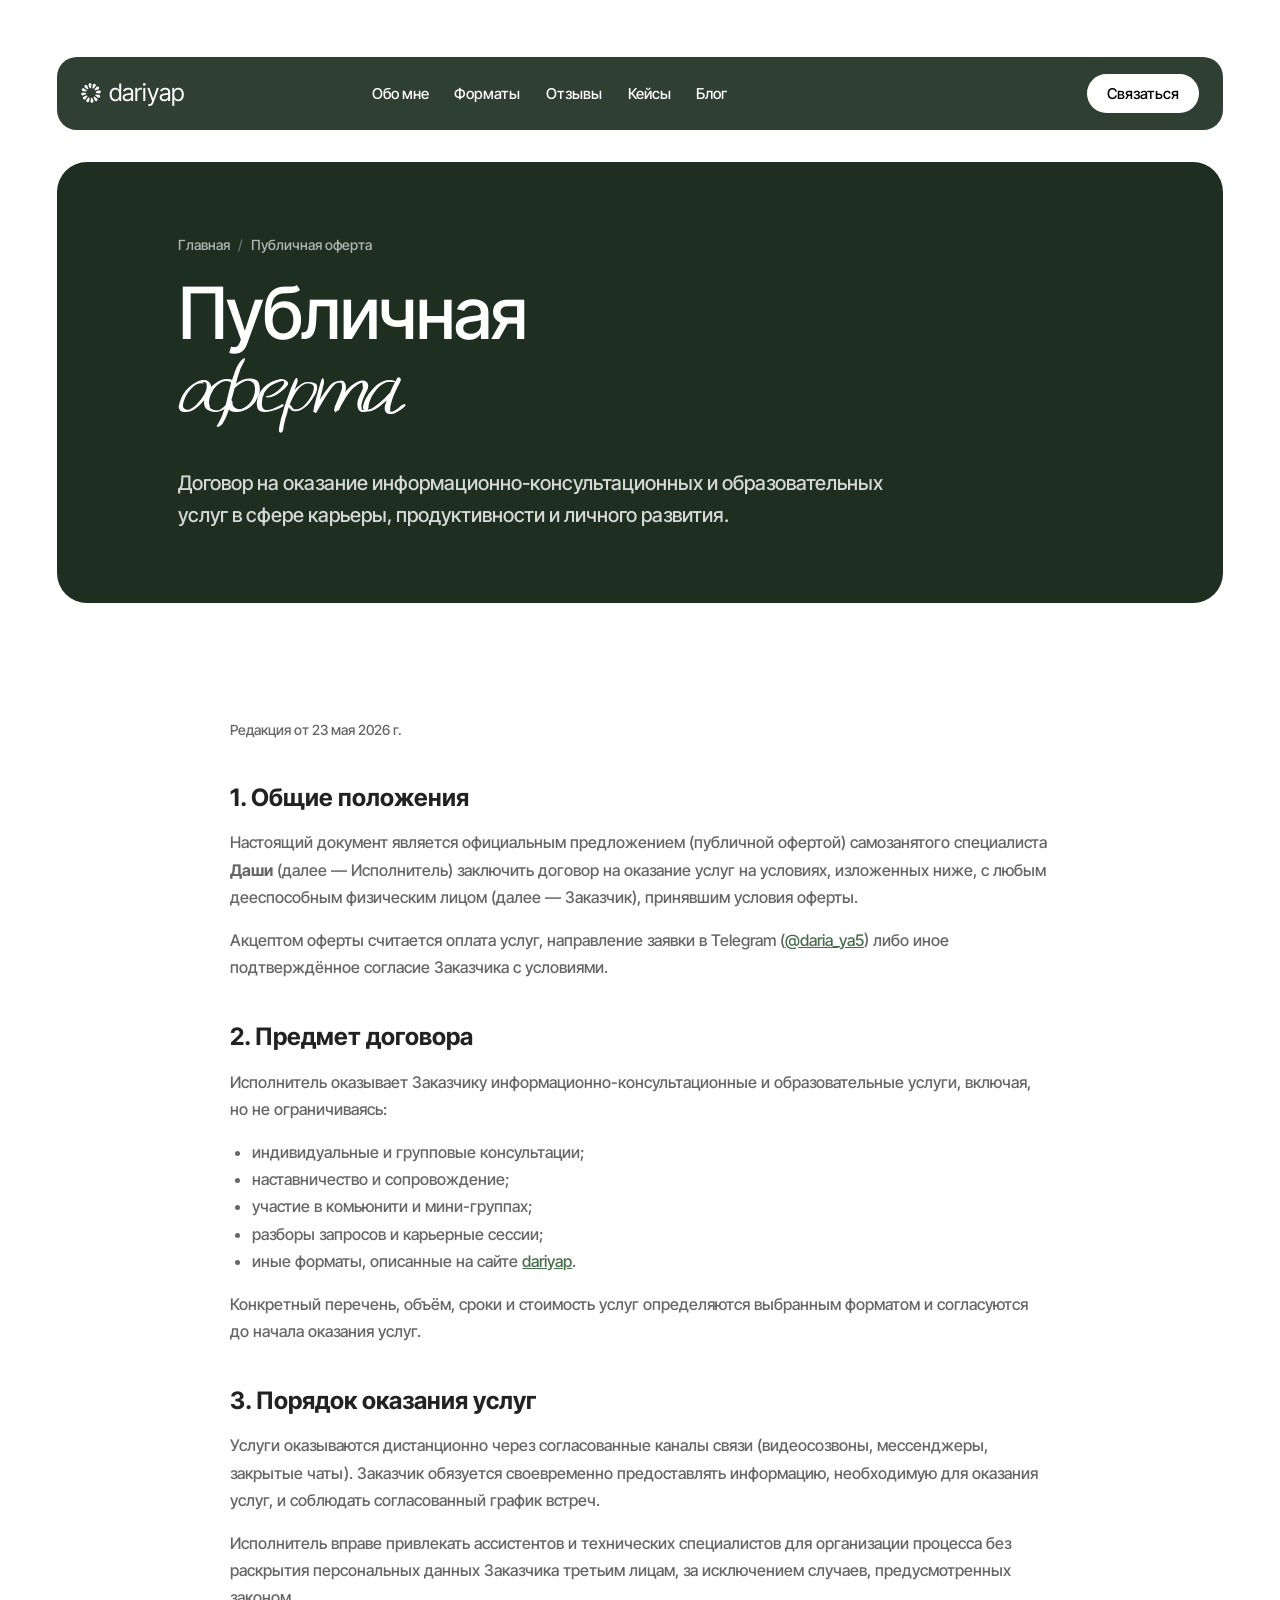
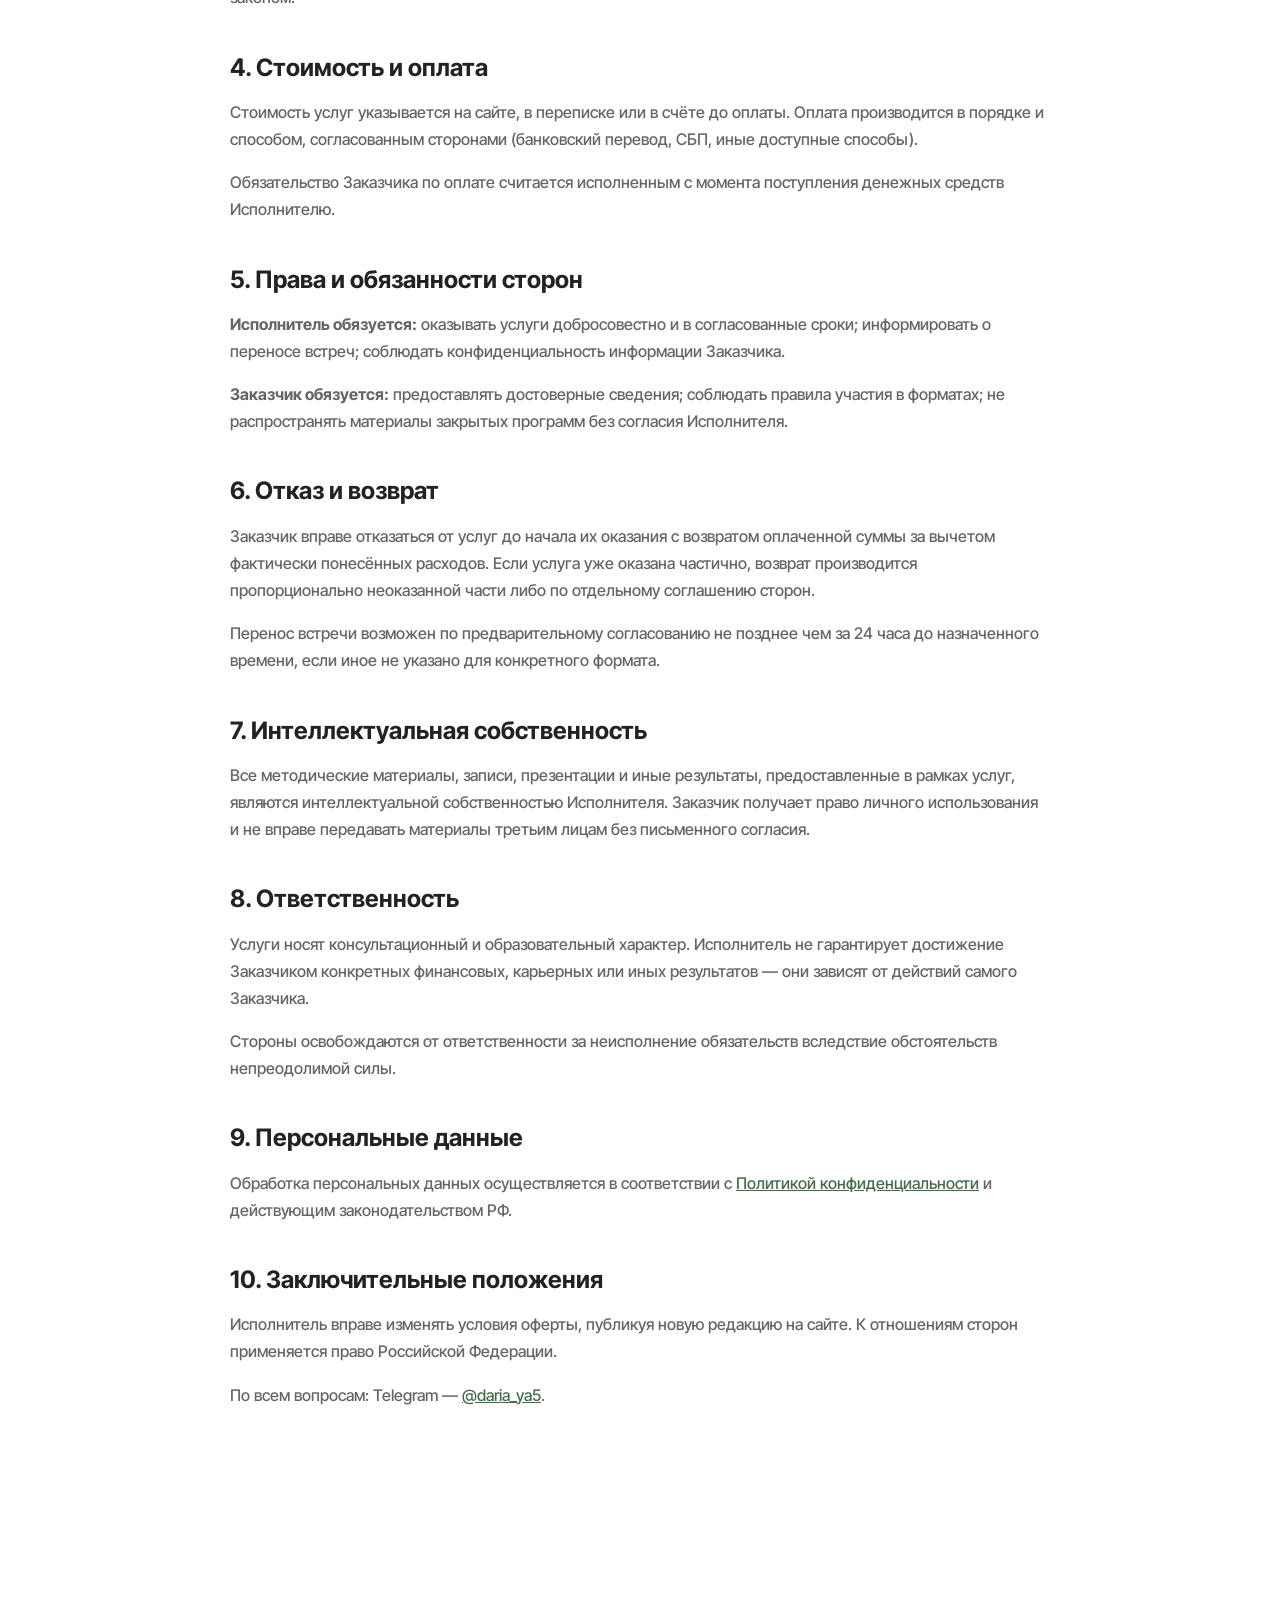
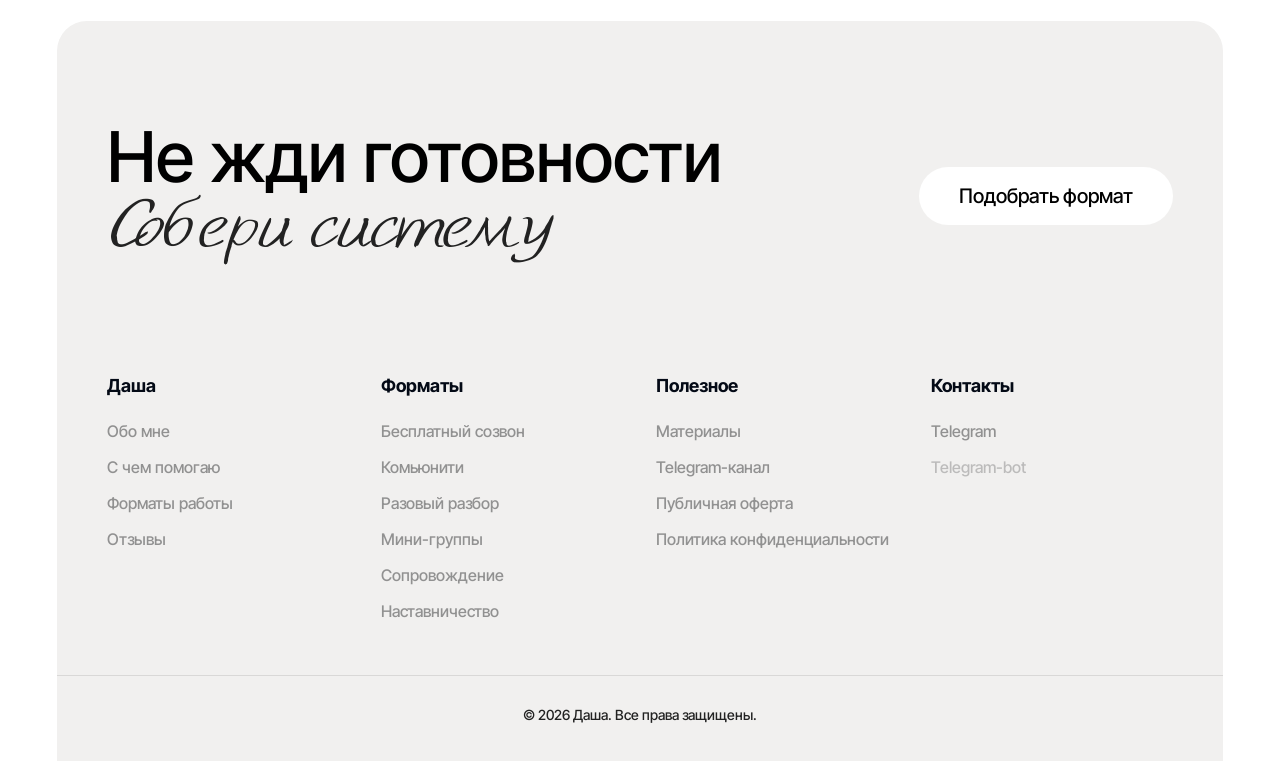
<file: offer.html>
<!DOCTYPE html>
<html lang="ru">
<head>
  <!-- Yandex.Metrika counter -->
  <script type="text/javascript">
     (function(m,e,t,r,i,k,a){m[i]=m[i]||function(){(m[i].a=m[i].a||[]).push(arguments)};
     m[i].l=1*new Date();
     for (var j = 0; j < document.scripts.length; j++) {if (document.scripts[j].src === r) { return; }}
     k=e.createElement(t),a=e.getElementsByTagName(t)[0],k.async=1,k.src=r,a.parentNode.insertBefore(k,a)})
     (window, document, "script", "https://mc.yandex.ru/metrika/tag.js", "ym");

     ym(110445798, "init", {
          clickmap:true,
          trackLinks:true,
          accurateTrackBounce:true,
          webvisor:true
     });
  </script>
  <noscript><div><img src="https://mc.yandex.ru/watch/110445798" style="position:absolute; left:-9999px;" alt="" /></div></noscript>
  <!-- /Yandex.Metrika counter -->

  <meta charset="UTF-8">
  <meta name="viewport" content="width=device-width, initial-scale=1.0">
  <link rel="icon" href="/favicon.ico?v=2" sizes="any">
  <link rel="icon" href="/assets/images/favicon-32x32.png?v=2" type="image/png" sizes="32x32">
  <link rel="icon" href="/assets/images/favicon-16x16.png?v=2" type="image/png" sizes="16x16">
  <link rel="apple-touch-icon" href="/assets/images/apple-touch-icon.png?v=2">
  <meta name="description" content="Публичная оферта на оказание информационно-консультационных услуг — Даша.">
  <link rel="canonical" href="https://dariyap.ru/offer.html">
  <meta property="og:type" content="website">
  <meta property="og:locale" content="ru_RU">
  <meta property="og:title" content="Публичная оферта — Даша">
  <meta property="og:description" content="Публичная оферта на оказание информационно-консультационных услуг — Даша.">
  <meta property="og:url" content="https://dariyap.ru/offer.html">
  <meta property="og:image" content="https://dariyap.ru/assets/images/hero-1.jpg">
  <meta name="twitter:card" content="summary_large_image">
  <meta name="twitter:title" content="Публичная оферта — Даша">
  <meta name="twitter:description" content="Публичная оферта на оказание информационно-консультационных услуг — Даша.">
  <meta name="twitter:image" content="https://dariyap.ru/assets/images/hero-1.jpg">
  <title>Публичная оферта — Даша</title>
  <link rel="stylesheet" href="css/fonts.css">
  <link rel="stylesheet" href="css/styles.css">
  <link rel="stylesheet" href="css/desktop-figma.css">
  <link rel="stylesheet" href="css/divi-demo.css">
  <link rel="stylesheet" href="css/page.css?v=3">
</head>
<body class="figma-desktop page-inner">
  <header class="header" id="header">
    <a href="index.html" class="header__logo">
      <img src="assets/images/logo.svg" alt="" width="21" height="21">
      <span>dariyap</span>
    </a>
    <nav class="header__nav" aria-label="Основное меню">
      <a href="index.html#about">Обо мне</a>
      <a href="index.html#formats">Форматы</a>
      <a href="index.html#reviews">Отзывы</a>
      <a href="index.html#changes">Кейсы</a>
      <a href="index.html#blog">Блог</a>
    </nav>
    <a href="https://t.me/daria_ya5" class="header__cta" target="_blank" rel="noopener noreferrer">Связаться</a>
    <button class="header__burger" type="button" aria-label="Открыть меню" aria-expanded="false" id="burger">
      <span></span><span></span><span></span>
    </button>
  </header>

  <main class="page-main">
    <section class="page-hero page-hero--compact">
      <div class="container">
        <nav class="page-breadcrumb" aria-label="Хлебные крошки">
          <a href="index.html">Главная</a>
          <span aria-hidden="true">/</span>
          <span>Публичная оферта</span>
        </nav>
        <h1 class="page-hero__title">Публичная <span class="accent">оферта</span></h1>
        <p class="page-hero__lead">Договор на оказание информационно-консультационных и образовательных услуг в сфере карьеры, продуктивности и личного развития.</p>
      </div>
    </section>

    <section class="page-legal">
      <div class="container page-legal__content">
        <p class="page-legal__updated">Редакция от 23 мая 2026 г.</p>

        <h2>1. Общие положения</h2>
        <p>Настоящий документ является официальным предложением (публичной офертой) самозанятого специалиста <strong>Даши</strong> (далее — Исполнитель) заключить договор на оказание услуг на условиях, изложенных ниже, с любым дееспособным физическим лицом (далее — Заказчик), принявшим условия оферты.</p>
        <p>Акцептом оферты считается оплата услуг, направление заявки в Telegram (<a href="https://t.me/daria_ya5" target="_blank" rel="noopener noreferrer">@daria_ya5</a>) либо иное подтверждённое согласие Заказчика с условиями.</p>

        <h2>2. Предмет договора</h2>
        <p>Исполнитель оказывает Заказчику информационно-консультационные и образовательные услуги, включая, но не ограничиваясь:</p>
        <ul>
          <li>индивидуальные и групповые консультации;</li>
          <li>наставничество и сопровождение;</li>
          <li>участие в комьюнити и мини-группах;</li>
          <li>разборы запросов и карьерные сессии;</li>
          <li>иные форматы, описанные на сайте <a href="index.html">dariyap</a>.</li>
        </ul>
        <p>Конкретный перечень, объём, сроки и стоимость услуг определяются выбранным форматом и согласуются до начала оказания услуг.</p>

        <h2>3. Порядок оказания услуг</h2>
        <p>Услуги оказываются дистанционно через согласованные каналы связи (видеосозвоны, мессенджеры, закрытые чаты). Заказчик обязуется своевременно предоставлять информацию, необходимую для оказания услуг, и соблюдать согласованный график встреч.</p>
        <p>Исполнитель вправе привлекать ассистентов и технических специалистов для организации процесса без раскрытия персональных данных Заказчика третьим лицам, за исключением случаев, предусмотренных законом.</p>

        <h2>4. Стоимость и оплата</h2>
        <p>Стоимость услуг указывается на сайте, в переписке или в счёте до оплаты. Оплата производится в порядке и способом, согласованным сторонами (банковский перевод, СБП, иные доступные способы).</p>
        <p>Обязательство Заказчика по оплате считается исполненным с момента поступления денежных средств Исполнителю.</p>

        <h2>5. Права и обязанности сторон</h2>
        <p><strong>Исполнитель обязуется:</strong> оказывать услуги добросовестно и в согласованные сроки; информировать о переносе встреч; соблюдать конфиденциальность информации Заказчика.</p>
        <p><strong>Заказчик обязуется:</strong> предоставлять достоверные сведения; соблюдать правила участия в форматах; не распространять материалы закрытых программ без согласия Исполнителя.</p>

        <h2>6. Отказ и возврат</h2>
        <p>Заказчик вправе отказаться от услуг до начала их оказания с возвратом оплаченной суммы за вычетом фактически понесённых расходов. Если услуга уже оказана частично, возврат производится пропорционально неоказанной части либо по отдельному соглашению сторон.</p>
        <p>Перенос встречи возможен по предварительному согласованию не позднее чем за 24 часа до назначенного времени, если иное не указано для конкретного формата.</p>

        <h2>7. Интеллектуальная собственность</h2>
        <p>Все методические материалы, записи, презентации и иные результаты, предоставленные в рамках услуг, являются интеллектуальной собственностью Исполнителя. Заказчик получает право личного использования и не вправе передавать материалы третьим лицам без письменного согласия.</p>

        <h2>8. Ответственность</h2>
        <p>Услуги носят консультационный и образовательный характер. Исполнитель не гарантирует достижение Заказчиком конкретных финансовых, карьерных или иных результатов — они зависят от действий самого Заказчика.</p>
        <p>Стороны освобождаются от ответственности за неисполнение обязательств вследствие обстоятельств непреодолимой силы.</p>

        <h2>9. Персональные данные</h2>
        <p>Обработка персональных данных осуществляется в соответствии с <a href="privacy.html">Политикой конфиденциальности</a> и действующим законодательством РФ.</p>

        <h2>10. Заключительные положения</h2>
        <p>Исполнитель вправе изменять условия оферты, публикуя новую редакцию на сайте. К отношениям сторон применяется право Российской Федерации.</p>
        <p>По всем вопросам: Telegram — <a href="https://t.me/daria_ya5" target="_blank" rel="noopener noreferrer">@daria_ya5</a>.</p>
      </div>
    </section>
  </main>

  <footer class="footer" id="footer">
    <div class="container footer__shell">
      <div class="footer__cta-block">
        <h2 class="footer__title">
          <span>Не жди готовности</span>
          <span class="accent">Собери систему</span>
        </h2>
        <a href="https://t.me/daria_ya5" class="footer__pill-btn" target="_blank" rel="noopener noreferrer">Подобрать формат</a>
      </div>
      <div class="footer__links">
        <div class="footer__col">
          <h4>Даша</h4>
          <a href="index.html#about">Обо мне</a>
          <a href="index.html#topics">С чем помогаю</a>
          <a href="index.html#formats">Форматы работы</a>
          <a href="index.html#reviews">Отзывы</a>
        </div>
        <div class="footer__col">
          <h4>Форматы</h4>
          <a href="formats/consultation.html">Бесплатный созвон</a>
          <a href="formats/community.html">Комьюнити</a>
          <a href="formats/review.html">Разовый разбор</a>
          <a href="formats/group.html">Мини-группы</a>
          <a href="formats/support.html">Сопровождение</a>
          <a href="formats/mentorship.html">Наставничество</a>
        </div>
        <div class="footer__col">
          <h4>Полезное</h4>
          <a href="index.html#blog">Материалы</a>
          <a href="https://t.me/dariyapay" target="_blank" rel="noopener noreferrer">Telegram-канал</a>
          <a href="offer.html">Публичная оферта</a>
          <a href="privacy.html">Политика конфиденциальности</a>
        </div>
        <div class="footer__col">
          <h4>Контакты</h4>
          <a href="https://t.me/daria_ya5" class="footer__contact" target="_blank" rel="noopener noreferrer"><span class="footer__contact-icon" aria-hidden="true"></span>Telegram</a>
          <span class="footer__note">Telegram-bot</span>
          
        </div>
      </div>
      <p class="footer__copy">© 2026 Даша. Все права защищены.</p>
    </div>
  </footer>

  <script src="js/main.js"></script>
</body>
</html>
</file>
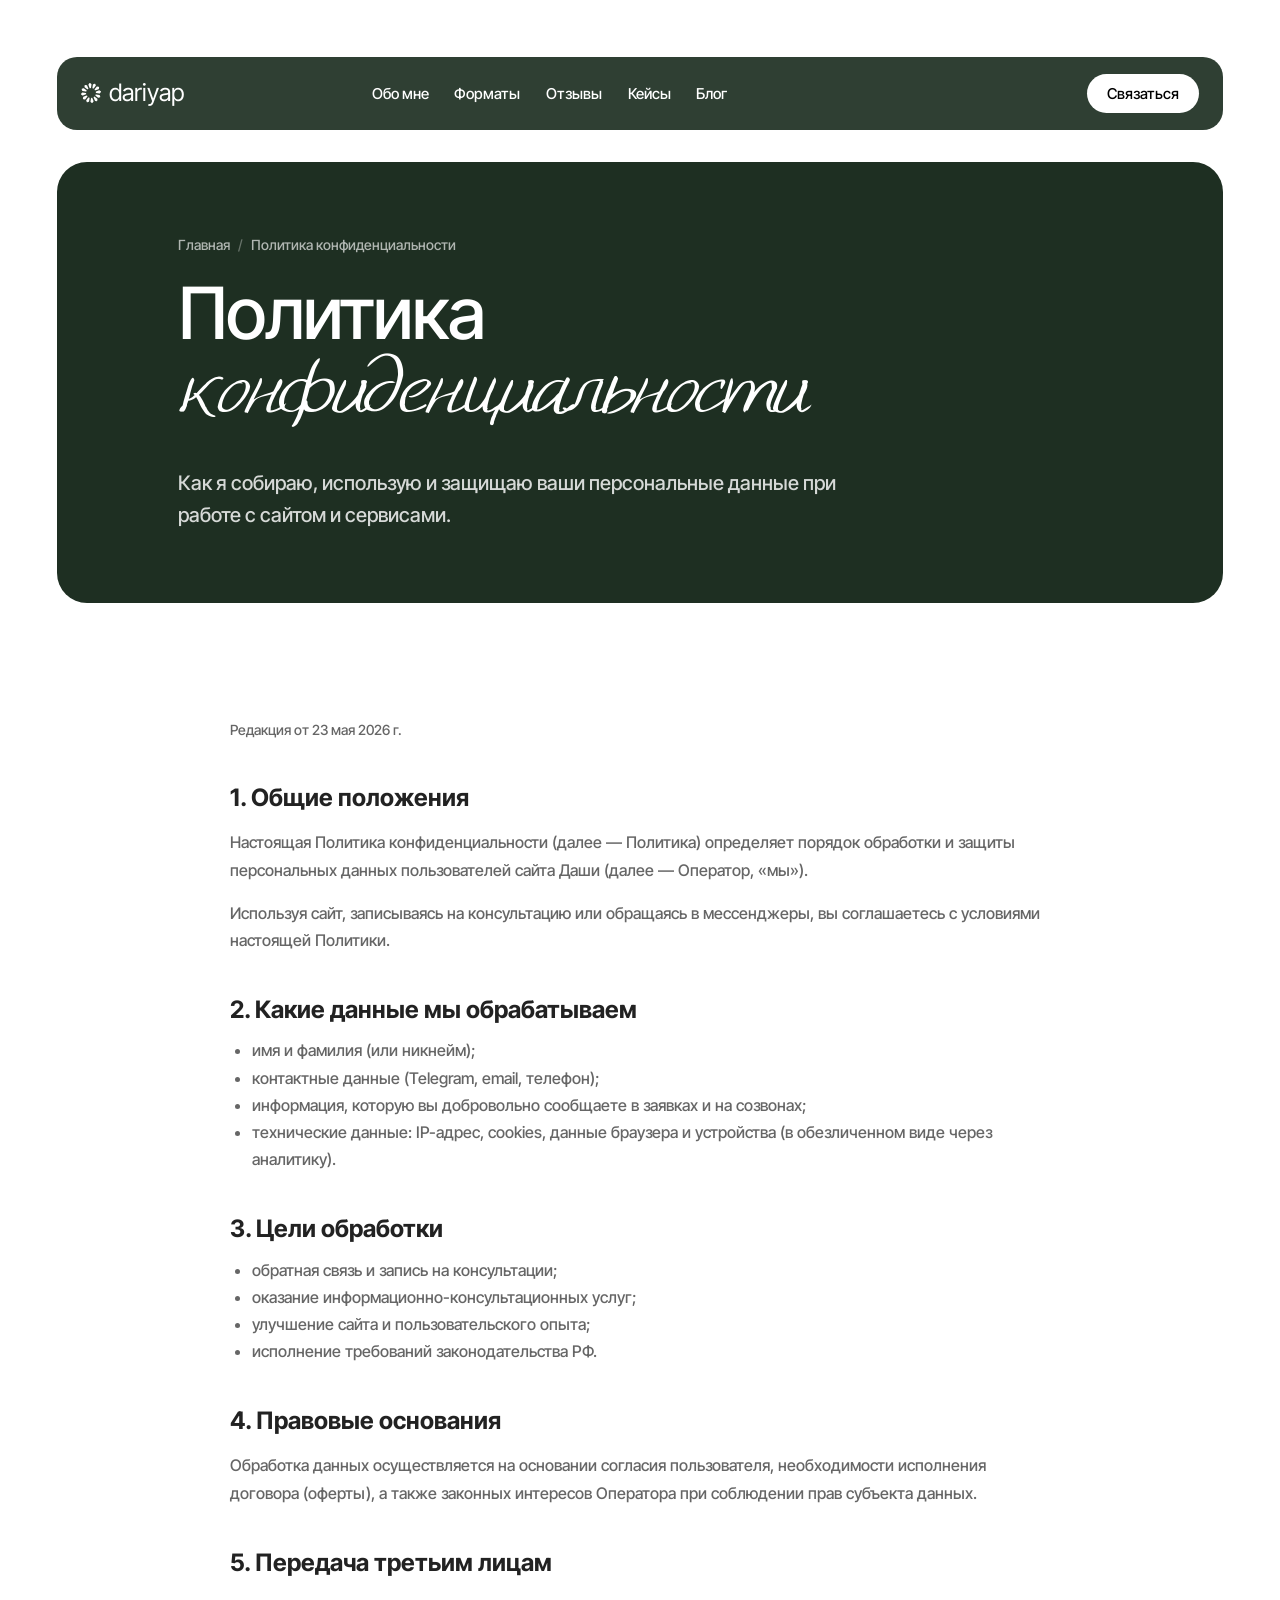
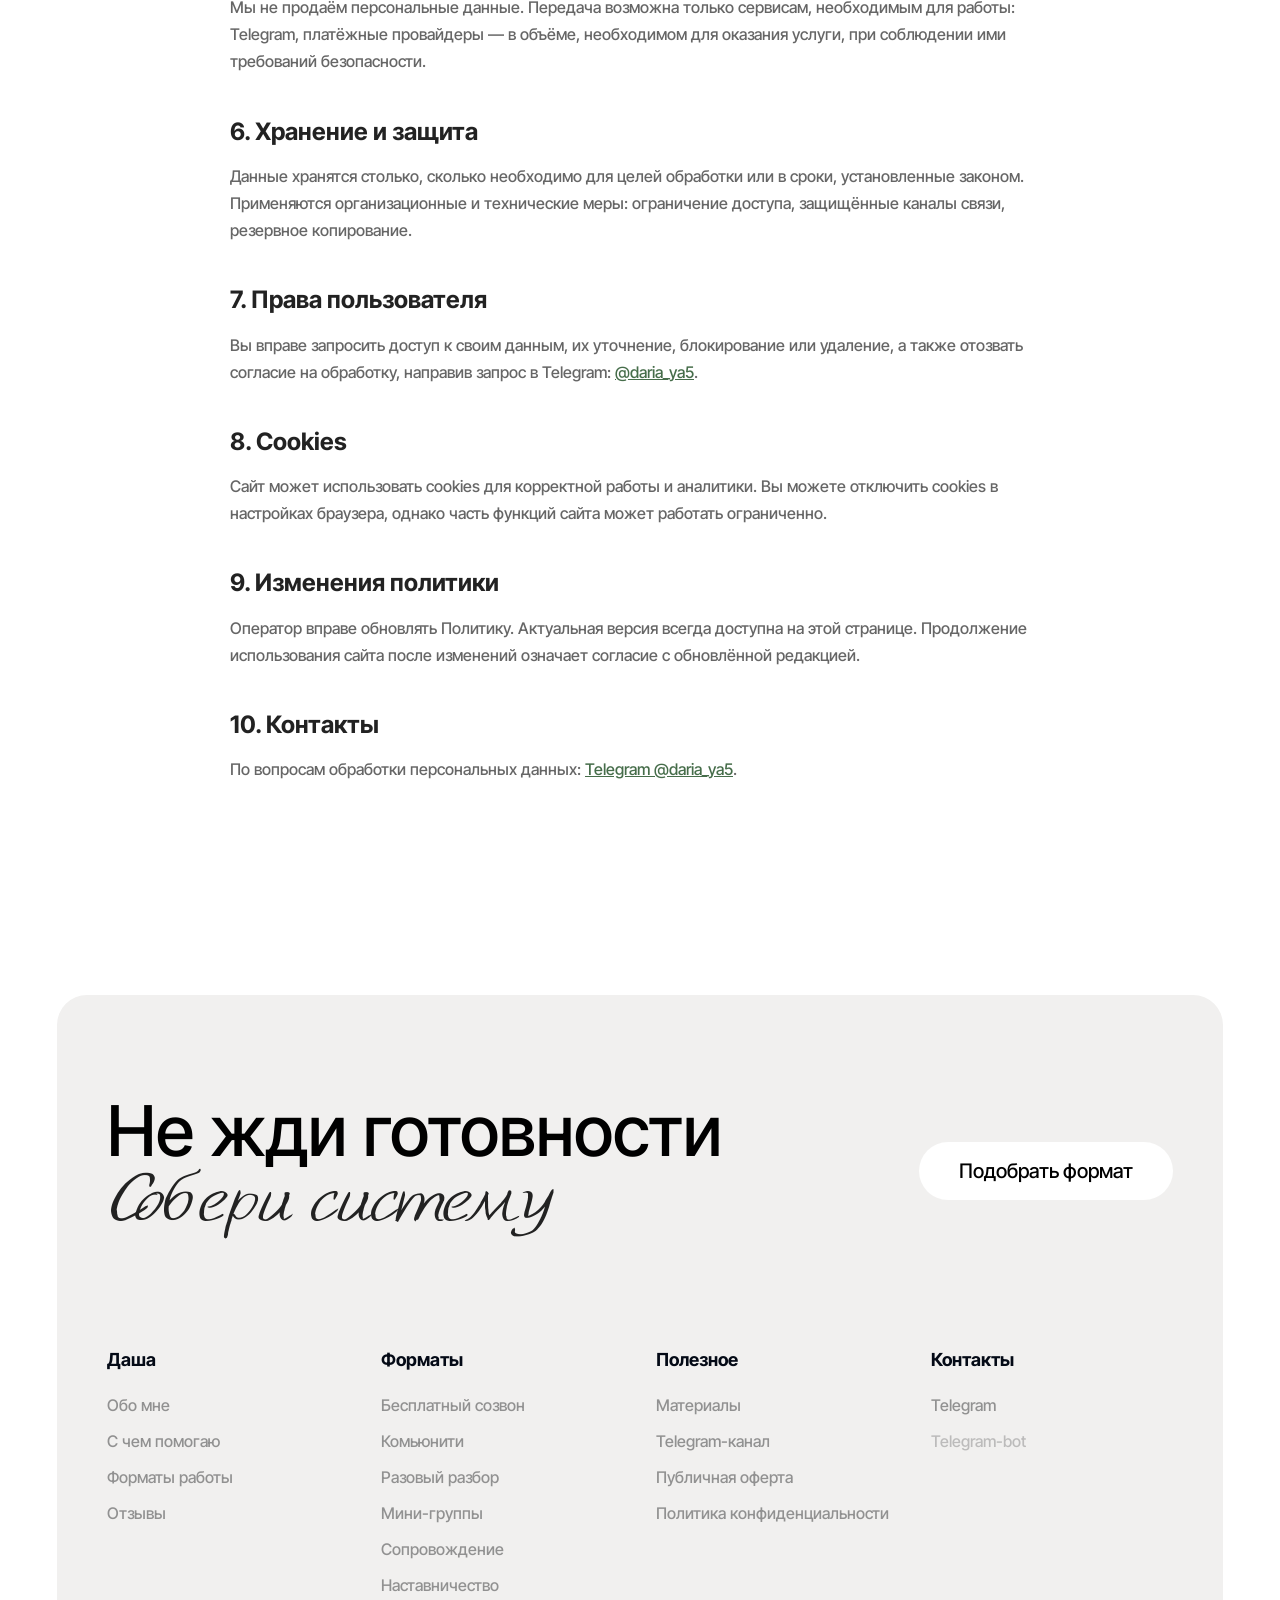
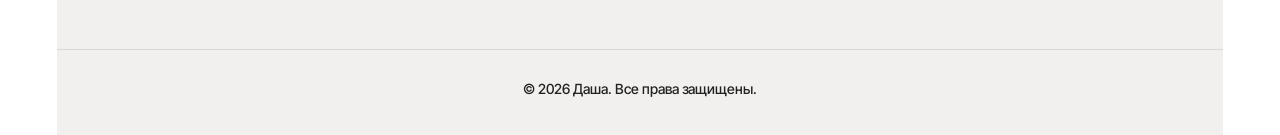
<file: privacy.html>
<!DOCTYPE html>
<html lang="ru">
<head>
  <!-- Yandex.Metrika counter -->
  <script type="text/javascript">
     (function(m,e,t,r,i,k,a){m[i]=m[i]||function(){(m[i].a=m[i].a||[]).push(arguments)};
     m[i].l=1*new Date();
     for (var j = 0; j < document.scripts.length; j++) {if (document.scripts[j].src === r) { return; }}
     k=e.createElement(t),a=e.getElementsByTagName(t)[0],k.async=1,k.src=r,a.parentNode.insertBefore(k,a)})
     (window, document, "script", "https://mc.yandex.ru/metrika/tag.js", "ym");

     ym(110445798, "init", {
          clickmap:true,
          trackLinks:true,
          accurateTrackBounce:true,
          webvisor:true
     });
  </script>
  <noscript><div><img src="https://mc.yandex.ru/watch/110445798" style="position:absolute; left:-9999px;" alt="" /></div></noscript>
  <!-- /Yandex.Metrika counter -->

  <meta charset="UTF-8">
  <meta name="viewport" content="width=device-width, initial-scale=1.0">
  <link rel="icon" href="/favicon.ico?v=2" sizes="any">
  <link rel="icon" href="/assets/images/favicon-32x32.png?v=2" type="image/png" sizes="32x32">
  <link rel="icon" href="/assets/images/favicon-16x16.png?v=2" type="image/png" sizes="16x16">
  <link rel="apple-touch-icon" href="/assets/images/apple-touch-icon.png?v=2">
  <meta name="description" content="Политика конфиденциальности сайта Даши.">
  <link rel="canonical" href="https://dariyap.ru/privacy.html">
  <meta property="og:type" content="website">
  <meta property="og:locale" content="ru_RU">
  <meta property="og:title" content="Политика конфиденциальности — Даша">
  <meta property="og:description" content="Политика конфиденциальности сайта Даши.">
  <meta property="og:url" content="https://dariyap.ru/privacy.html">
  <meta property="og:image" content="https://dariyap.ru/assets/images/hero-1.jpg">
  <meta name="twitter:card" content="summary_large_image">
  <meta name="twitter:title" content="Политика конфиденциальности — Даша">
  <meta name="twitter:description" content="Политика конфиденциальности сайта Даши.">
  <meta name="twitter:image" content="https://dariyap.ru/assets/images/hero-1.jpg">
  <title>Политика конфиденциальности — Даша</title>
  <link rel="stylesheet" href="css/fonts.css">
  <link rel="stylesheet" href="css/styles.css">
  <link rel="stylesheet" href="css/desktop-figma.css">
  <link rel="stylesheet" href="css/divi-demo.css">
  <link rel="stylesheet" href="css/page.css?v=3">
</head>
<body class="figma-desktop page-inner">
  <header class="header" id="header">
    <a href="index.html" class="header__logo">
      <img src="assets/images/logo.svg" alt="" width="21" height="21">
      <span>dariyap</span>
    </a>
    <nav class="header__nav" aria-label="Основное меню">
      <a href="index.html#about">Обо мне</a>
      <a href="index.html#formats">Форматы</a>
      <a href="index.html#reviews">Отзывы</a>
      <a href="index.html#changes">Кейсы</a>
      <a href="index.html#blog">Блог</a>
    </nav>
    <a href="https://t.me/daria_ya5" class="header__cta" target="_blank" rel="noopener noreferrer">Связаться</a>
    <button class="header__burger" type="button" aria-label="Открыть меню" aria-expanded="false" id="burger">
      <span></span><span></span><span></span>
    </button>
  </header>

  <main class="page-main">
    <section class="page-hero page-hero--compact">
      <div class="container">
        <nav class="page-breadcrumb" aria-label="Хлебные крошки">
          <a href="index.html">Главная</a>
          <span aria-hidden="true">/</span>
          <span>Политика конфиденциальности</span>
        </nav>
        <h1 class="page-hero__title">Политика <span class="accent">конфиденциальности</span></h1>
        <p class="page-hero__lead">Как я собираю, использую и защищаю ваши персональные данные при работе с сайтом и сервисами.</p>
      </div>
    </section>

    <section class="page-legal">
      <div class="container page-legal__content">
        <p class="page-legal__updated">Редакция от 23 мая 2026 г.</p>

        <h2>1. Общие положения</h2>
        <p>Настоящая Политика конфиденциальности (далее — Политика) определяет порядок обработки и защиты персональных данных пользователей сайта Даши (далее — Оператор, «мы»).</p>
        <p>Используя сайт, записываясь на консультацию или обращаясь в мессенджеры, вы соглашаетесь с условиями настоящей Политики.</p>

        <h2>2. Какие данные мы обрабатываем</h2>
        <ul>
          <li>имя и фамилия (или никнейм);</li>
          <li>контактные данные (Telegram, email, телефон);</li>
          <li>информация, которую вы добровольно сообщаете в заявках и на созвонах;</li>
          <li>технические данные: IP-адрес, cookies, данные браузера и устройства (в обезличенном виде через аналитику).</li>
        </ul>

        <h2>3. Цели обработки</h2>
        <ul>
          <li>обратная связь и запись на консультации;</li>
          <li>оказание информационно-консультационных услуг;</li>
          <li>улучшение сайта и пользовательского опыта;</li>
          <li>исполнение требований законодательства РФ.</li>
        </ul>

        <h2>4. Правовые основания</h2>
        <p>Обработка данных осуществляется на основании согласия пользователя, необходимости исполнения договора (оферты), а также законных интересов Оператора при соблюдении прав субъекта данных.</p>

        <h2>5. Передача третьим лицам</h2>
        <p>Мы не продаём персональные данные. Передача возможна только сервисам, необходимым для работы: Telegram, платёжные провайдеры — в объёме, необходимом для оказания услуги, при соблюдении ими требований безопасности.</p>

        <h2>6. Хранение и защита</h2>
        <p>Данные хранятся столько, сколько необходимо для целей обработки или в сроки, установленные законом. Применяются организационные и технические меры: ограничение доступа, защищённые каналы связи, резервное копирование.</p>

        <h2>7. Права пользователя</h2>
        <p>Вы вправе запросить доступ к своим данным, их уточнение, блокирование или удаление, а также отозвать согласие на обработку, направив запрос в Telegram: <a href="https://t.me/daria_ya5" target="_blank" rel="noopener noreferrer">@daria_ya5</a>.</p>

        <h2>8. Cookies</h2>
        <p>Сайт может использовать cookies для корректной работы и аналитики. Вы можете отключить cookies в настройках браузера, однако часть функций сайта может работать ограниченно.</p>

        <h2>9. Изменения политики</h2>
        <p>Оператор вправе обновлять Политику. Актуальная версия всегда доступна на этой странице. Продолжение использования сайта после изменений означает согласие с обновлённой редакцией.</p>

        <h2>10. Контакты</h2>
        <p>По вопросам обработки персональных данных: <a href="https://t.me/daria_ya5" target="_blank" rel="noopener noreferrer">Telegram @daria_ya5</a>.</p>
      </div>
    </section>
  </main>

  <footer class="footer" id="footer">
    <div class="container footer__shell">
      <div class="footer__cta-block">
        <h2 class="footer__title">
          <span>Не жди готовности</span>
          <span class="accent">Собери систему</span>
        </h2>
        <a href="https://t.me/daria_ya5" class="footer__pill-btn" target="_blank" rel="noopener noreferrer">Подобрать формат</a>
      </div>
      <div class="footer__links">
        <div class="footer__col">
          <h4>Даша</h4>
          <a href="index.html#about">Обо мне</a>
          <a href="index.html#topics">С чем помогаю</a>
          <a href="index.html#formats">Форматы работы</a>
          <a href="index.html#reviews">Отзывы</a>
        </div>
        <div class="footer__col">
          <h4>Форматы</h4>
          <a href="formats/consultation.html">Бесплатный созвон</a>
          <a href="formats/community.html">Комьюнити</a>
          <a href="formats/review.html">Разовый разбор</a>
          <a href="formats/group.html">Мини-группы</a>
          <a href="formats/support.html">Сопровождение</a>
          <a href="formats/mentorship.html">Наставничество</a>
        </div>
        <div class="footer__col">
          <h4>Полезное</h4>
          <a href="index.html#blog">Материалы</a>
          <a href="https://t.me/dariyapay" target="_blank" rel="noopener noreferrer">Telegram-канал</a>
          <a href="offer.html">Публичная оферта</a>
          <a href="privacy.html">Политика конфиденциальности</a>
        </div>
        <div class="footer__col">
          <h4>Контакты</h4>
          <a href="https://t.me/daria_ya5" class="footer__contact" target="_blank" rel="noopener noreferrer"><span class="footer__contact-icon" aria-hidden="true"></span>Telegram</a>
          <span class="footer__note">Telegram-bot</span>
          
        </div>
      </div>
      <p class="footer__copy">© 2026 Даша. Все права защищены.</p>
    </div>
  </footer>

  <script src="js/main.js"></script>
</body>
</html>
</file>
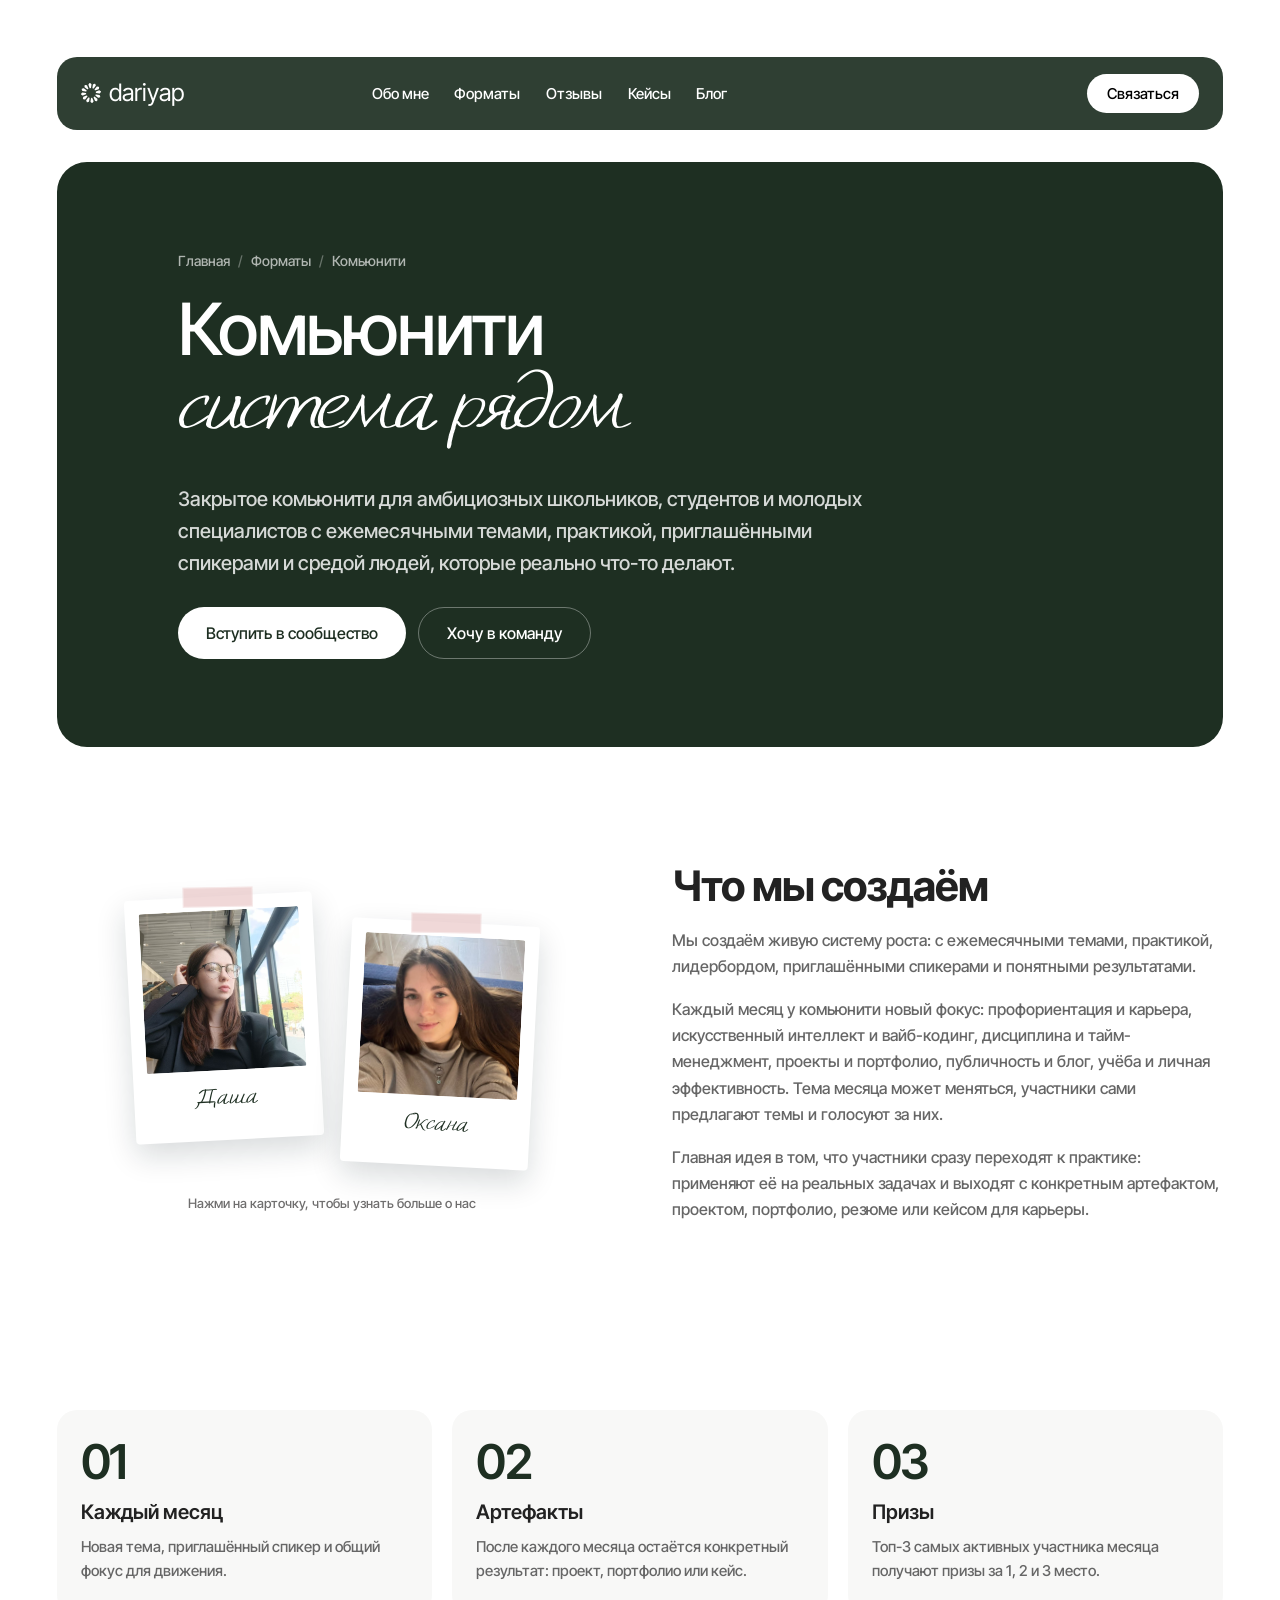
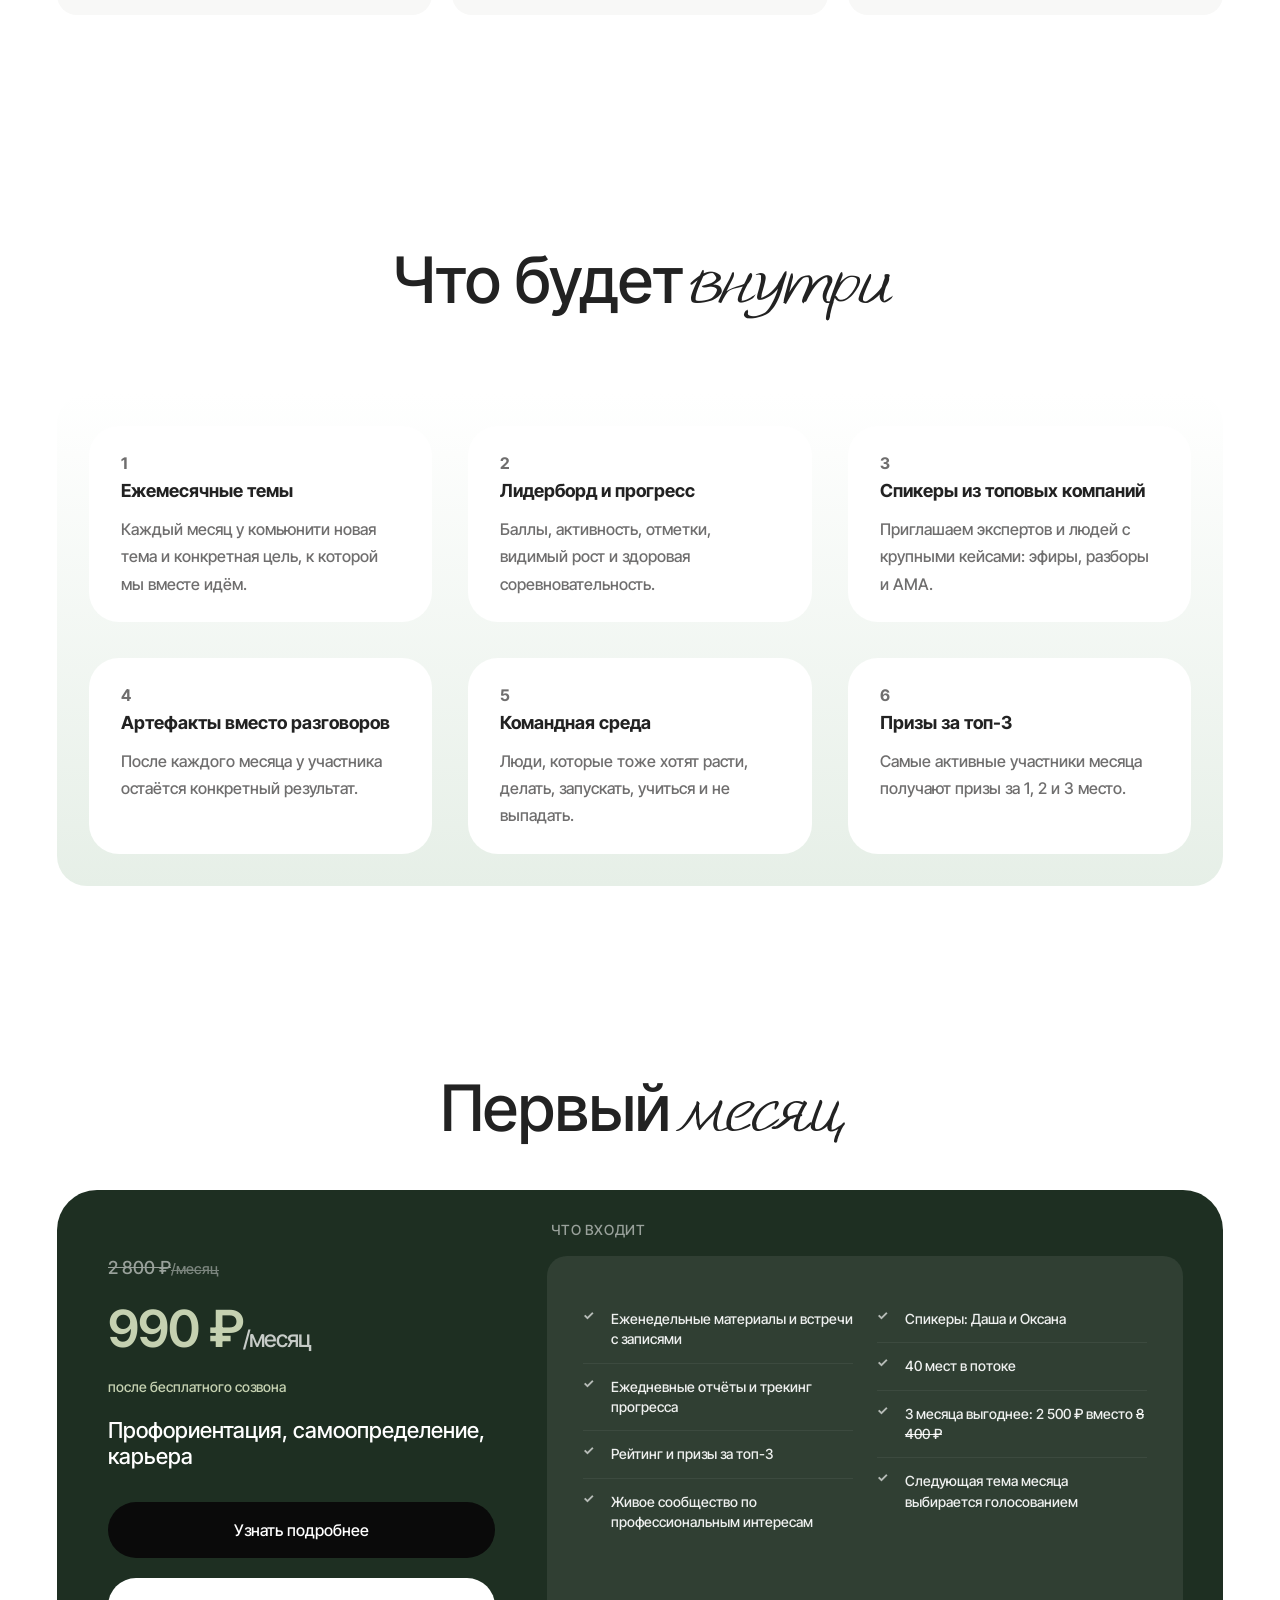
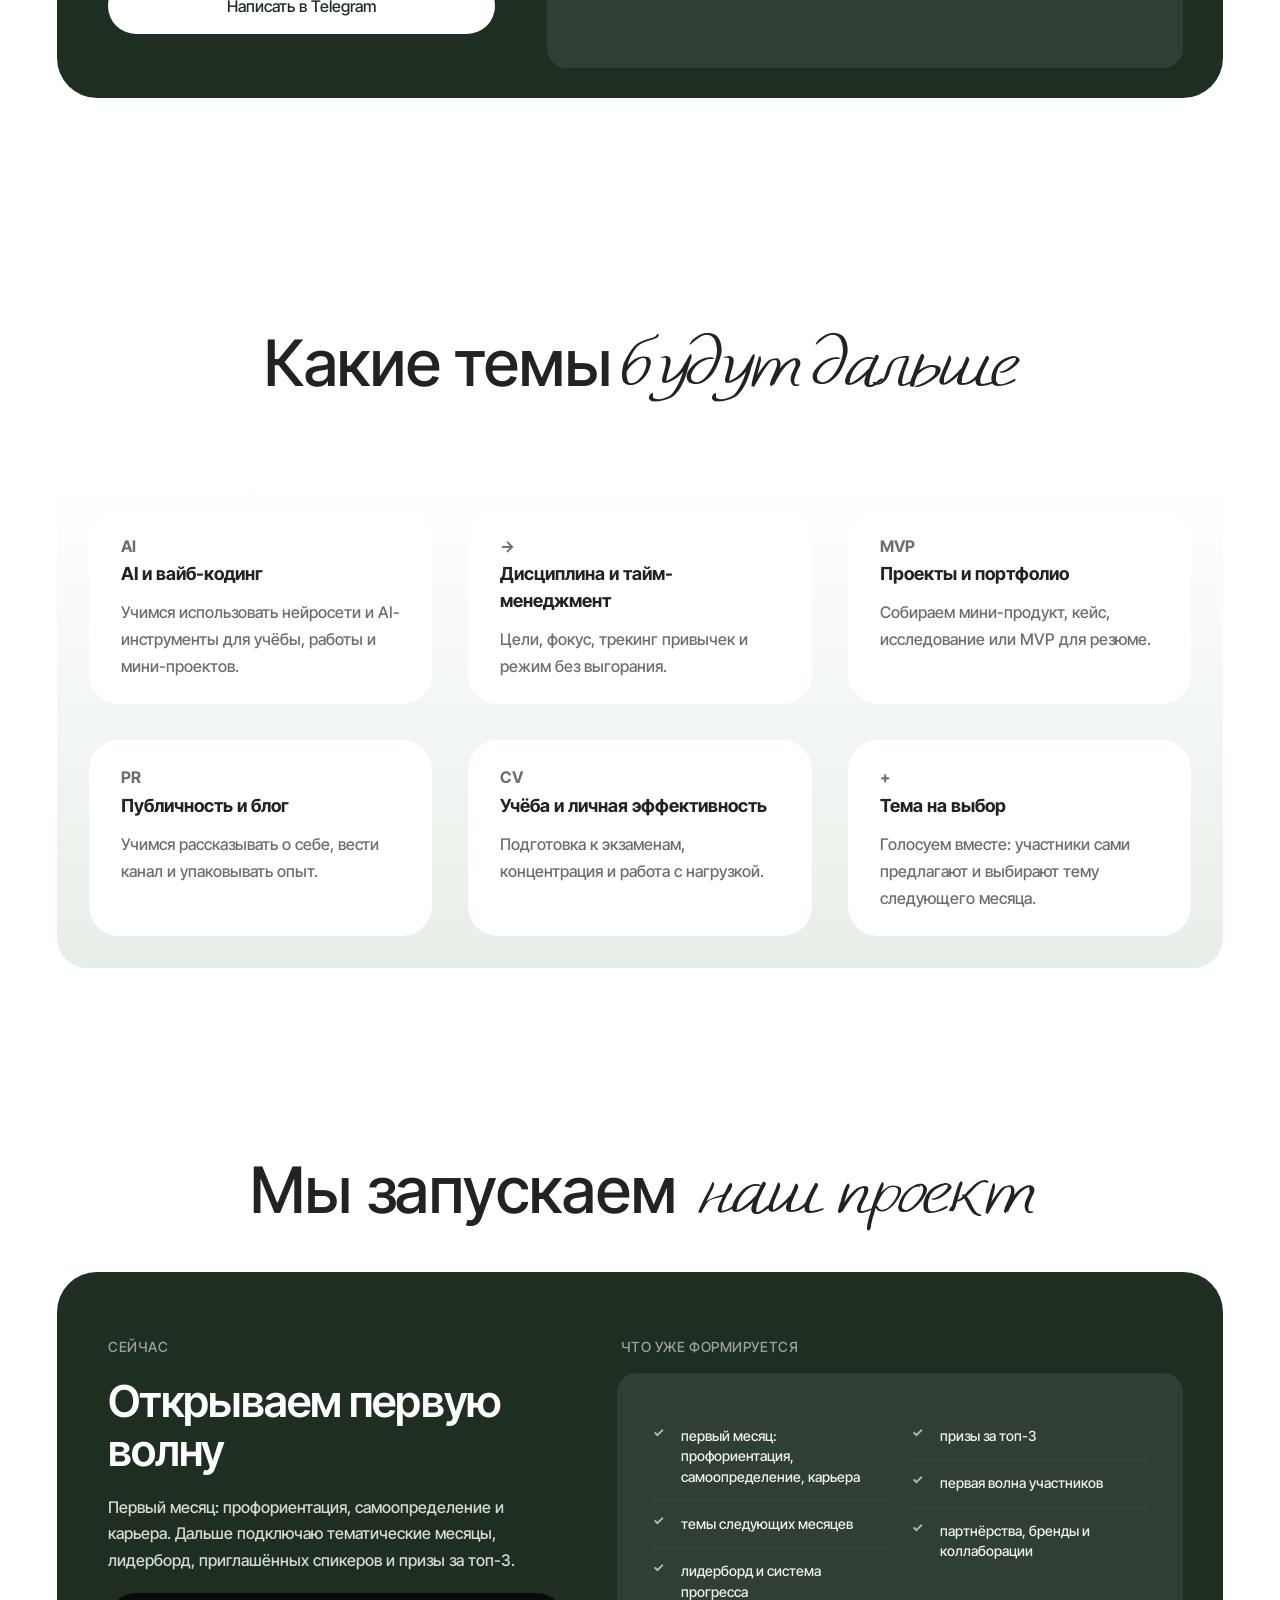
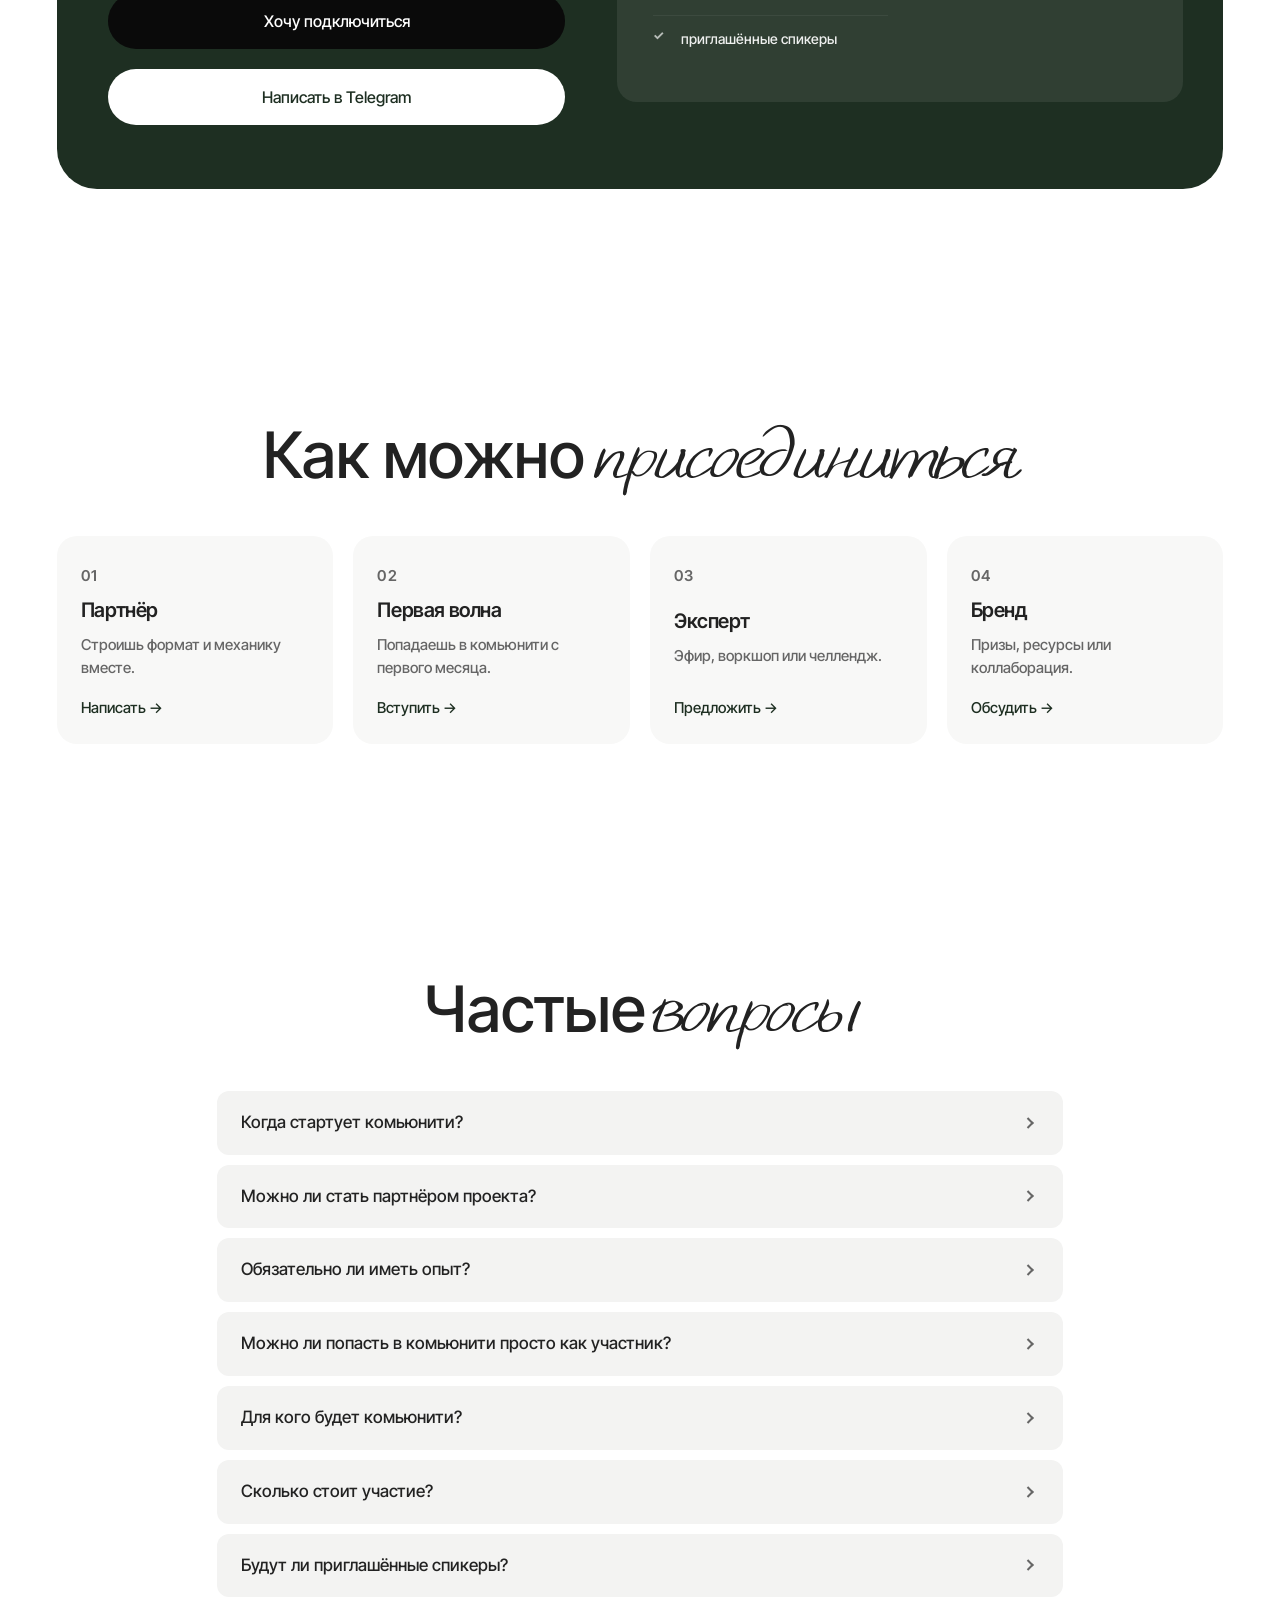
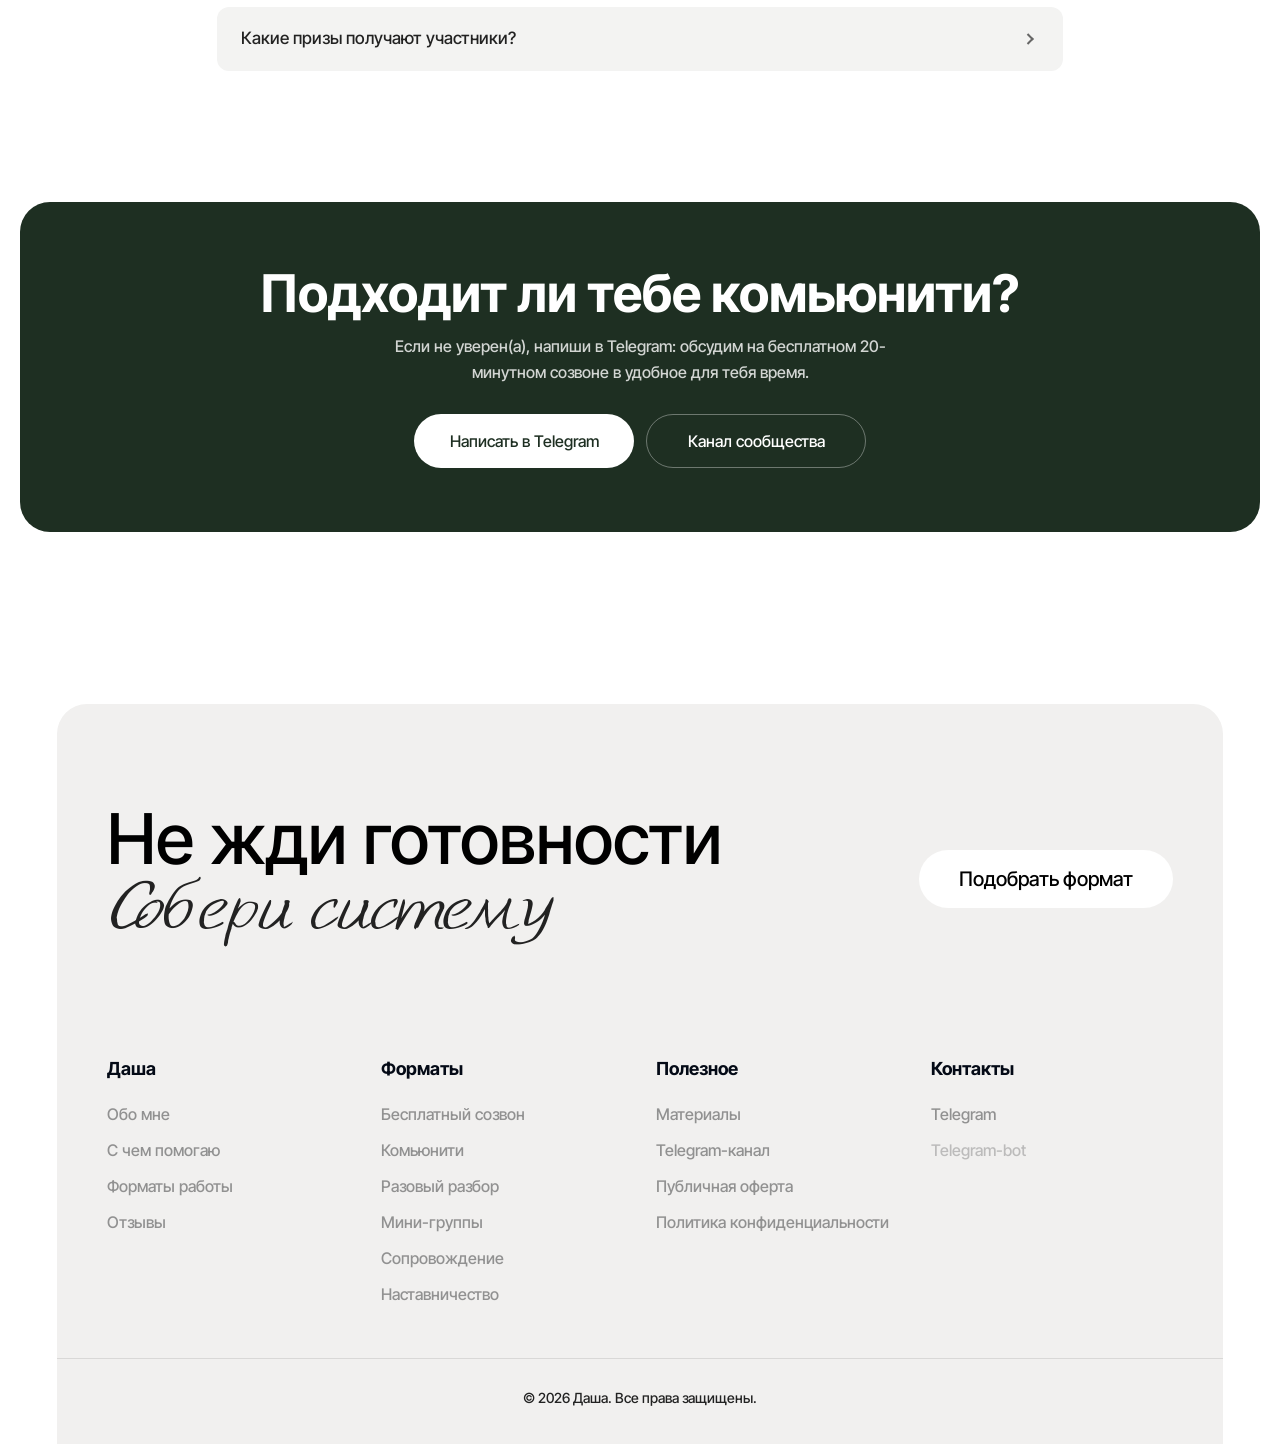
<file: formats/community.html>
<!DOCTYPE html>
<html lang="ru">
<head>
  <!-- Yandex.Metrika counter -->
  <script type="text/javascript">
     (function(m,e,t,r,i,k,a){m[i]=m[i]||function(){(m[i].a=m[i].a||[]).push(arguments)};
     m[i].l=1*new Date();
     for (var j = 0; j < document.scripts.length; j++) {if (document.scripts[j].src === r) { return; }}
     k=e.createElement(t),a=e.getElementsByTagName(t)[0],k.async=1,k.src=r,a.parentNode.insertBefore(k,a)})
     (window, document, "script", "https://mc.yandex.ru/metrika/tag.js", "ym");

     ym(110445798, "init", {
          clickmap:true,
          trackLinks:true,
          accurateTrackBounce:true,
          webvisor:true
     });
  </script>
  <noscript><div><img src="https://mc.yandex.ru/watch/110445798" style="position:absolute; left:-9999px;" alt="" /></div></noscript>
  <!-- /Yandex.Metrika counter -->

  <meta charset="UTF-8">
  <meta name="viewport" content="width=device-width, initial-scale=1.0">
  <link rel="icon" href="/favicon.ico?v=2" sizes="any">
  <link rel="icon" href="/assets/images/favicon-32x32.png?v=2" type="image/png" sizes="32x32">
  <link rel="icon" href="/assets/images/favicon-16x16.png?v=2" type="image/png" sizes="16x16">
  <link rel="apple-touch-icon" href="/assets/images/apple-touch-icon.png?v=2">
  <meta name="description" content="Комьюнити для амбициозных школьников, студентов и молодых специалистов: новая тема каждый месяц, практика, приглашённые спикеры и призы. Первый месяц: профориентация, самоопределение и карьера.">
  <link rel="canonical" href="https://dariyap.ru/formats/community.html">
  <meta property="og:type" content="website">
  <meta property="og:locale" content="ru_RU">
  <meta property="og:title" content="Комьюнити — Даша">
  <meta property="og:description" content="Комьюнити для амбициозных школьников, студентов и молодых специалистов: новая тема каждый месяц, практика, приглашённые спикеры и призы. Первый месяц: профориентация, самоопределение и карьера.">
  <meta property="og:url" content="https://dariyap.ru/formats/community.html">
  <meta property="og:image" content="https://dariyap.ru/assets/images/hero-1.jpg">
  <meta name="twitter:card" content="summary_large_image">
  <meta name="twitter:title" content="Комьюнити — Даша">
  <meta name="twitter:description" content="Комьюнити для амбициозных школьников, студентов и молодых специалистов: новая тема каждый месяц, практика, приглашённые спикеры и призы. Первый месяц: профориентация, самоопределение и карьера.">
  <meta name="twitter:image" content="https://dariyap.ru/assets/images/hero-1.jpg">
  <title>Комьюнити — Даша</title>
  <link rel="stylesheet" href="../css/fonts.css">
  <link rel="stylesheet" href="../css/styles.css">
  <link rel="stylesheet" href="../css/desktop-figma.css">
  <link rel="stylesheet" href="../css/divi-demo.css">
  <link rel="stylesheet" href="../css/page.css?v=3">
</head>
<body class="figma-desktop page-inner">
  <header class="header" id="header">
    <a href="../index.html" class="header__logo"><img src="../assets/images/logo.svg" alt="" width="21" height="21"><span>dariyap</span></a>
    <nav class="header__nav" aria-label="Основное меню">
      <a href="../index.html#about">Обо мне</a>
      <a href="../index.html#formats">Форматы</a>
      <a href="../index.html#reviews">Отзывы</a>
      <a href="../index.html#changes">Кейсы</a>
      <a href="../index.html#blog">Блог</a>
    </nav>
    <a href="https://t.me/daria_ya5" class="header__cta" target="_blank" rel="noopener noreferrer">Связаться</a>
    <button class="header__burger" type="button" aria-label="Открыть меню" aria-expanded="false" id="burger"><span></span><span></span><span></span></button>
  </header>
  <main class="page-main">
    <section class="page-hero">
      <div class="container">
        <nav class="page-breadcrumb" aria-label="Хлебные крошки">
          <a href="../index.html">Главная</a><span aria-hidden="true">/</span>
          <a href="../index.html#formats">Форматы</a><span aria-hidden="true">/</span>
          <span>Комьюнити</span>
        </nav>
        <h1 class="page-hero__title">Комьюнити <span class="accent">система рядом</span></h1>
        <p class="page-hero__lead">Закрытое комьюнити для амбициозных школьников, студентов и молодых специалистов с ежемесячными темами, практикой, приглашёнными спикерами и средой людей, которые реально что-то делают.</p>
        <div class="page-hero__actions">
          <a href="https://t.me/too_muchbot?start=site_hero" class="page-hero__btn page-hero__btn--primary" target="_blank" rel="noopener noreferrer">Вступить в сообщество</a>
          <a href="https://t.me/daria_ya5" class="page-hero__btn page-hero__btn--ghost" target="_blank" rel="noopener noreferrer">Хочу в команду</a>
        </div>
      </div>
    </section>

    <section class="page-section">
      <div class="container page-split">
        <div class="people-cards-wrap">
          <div class="people-cards">
            <div class="people-card people-card--left people-card--flippable" tabindex="0" role="button" aria-pressed="false" aria-label="Показать достижения Даши">
              <div class="people-card__stage">
                <div class="people-card__front">
                  <div class="people-card__photo"><img src="../assets/marathon/dasha.jpg" alt="Даша" loading="lazy" width="160" height="160"></div>
                  <p class="people-card__name">Даша</p>
                </div>
                <div class="people-card__shutter">
                  <p class="people-card__bio">Product manager в IT+AI, студентка ВШЭ (бизнес-информатика). Управляла проектами от 3 млн ₽ и командами до 30 человек: маркетинг, консалтинг, креатив. Сейчас делает AI-продукты, вайб-кодинг и комьюнити «Много хочешь?».</p>
                </div>
              </div>
            </div>
            <div class="people-card people-card--right people-card--flippable" tabindex="0" role="button" aria-pressed="false" aria-label="Показать достижения Оксаны">
              <div class="people-card__stage">
                <div class="people-card__front">
                  <div class="people-card__photo"><img src="../assets/marathon/oksana.jpg" alt="Оксана" loading="lazy" width="160" height="160"></div>
                  <p class="people-card__name">Оксана</p>
                </div>
                <div class="people-card__shutter">
                  <p class="people-card__bio">7+ лет в EdTech и IT. Путь от контент-менеджера до руководителя команд и крупных проектов в Skillbox. Сейчас работает с IT, продуктом и AI, учится в магистратуре ВШЭ.</p>
                </div>
              </div>
            </div>
          </div>
          <p class="people-cards__hint">Нажми на карточку, чтобы узнать больше о нас</p>
        </div>
        <div class="page-split__content">
          <h2>Что мы создаём</h2>
          <p class="intro-text--short">Мы создаём систему роста, где каждый месяц новая тема, практика и результат: проект, портфолио или кейс для карьеры.</p>
          <div class="intro-text--full">
            <p>Мы создаём живую систему роста: с ежемесячными темами, практикой, лидербордом, приглашёнными спикерами и понятными результатами.</p>
            <p>Каждый месяц у комьюнити новый фокус: профориентация и карьера, искусственный интеллект и вайб-кодинг, дисциплина и тайм-менеджмент, проекты и портфолио, публичность и блог, учёба и личная эффективность. Тема месяца может меняться, участники сами предлагают темы и голосуют за них.</p>
            <p>Главная идея в том, что участники сразу переходят к практике: применяют её на реальных задачах и выходят с конкретным артефактом, проектом, портфолио, резюме или кейсом для карьеры.</p>
          </div>
        </div>
      </div>
    </section>

    <section class="page-section page-section--features">
      <div class="container page-features">
        <article class="page-feature">
          <span class="page-feature__stat">01</span>
          <h3>Каждый месяц</h3>
          <p>Новая тема, приглашённый спикер и общий фокус для движения.</p>
        </article>
        <article class="page-feature">
          <span class="page-feature__stat">02</span>
          <h3>Артефакты</h3>
          <p>После каждого месяца остаётся конкретный результат: проект, портфолио или кейс.</p>
        </article>
        <article class="page-feature">
          <span class="page-feature__stat">03</span>
          <h3>Призы</h3>
          <p>Топ-3 самых активных участника месяца получают призы за 1, 2 и 3 место.</p>
        </article>
      </div>
    </section>

    <section class="process">
      <div class="container">
        <h2 class="section-title section-title--inline page-section__heading">
          <span class="section-title__main">Что будет</span>
          <span class="section-title__accent accent">внутри</span>
        </h2>
        <div class="process__wrap">
          <div class="process__grid">
            <article class="process-card">
              <p class="process-card__num">1</p>
              <h4>Ежемесячные темы</h4>
              <p>Каждый месяц у комьюнити новая тема и конкретная цель, к которой мы вместе идём.</p>
            </article>
            <article class="process-card">
              <p class="process-card__num">2</p>
              <h4>Лидерборд и прогресс</h4>
              <p>Баллы, активность, отметки, видимый рост и здоровая соревновательность.</p>
            </article>
            <article class="process-card">
              <p class="process-card__num">3</p>
              <h4>Спикеры из топовых компаний</h4>
              <p>Приглашаем экспертов и людей с крупными кейсами: эфиры, разборы и AMA.</p>
            </article>
            <article class="process-card">
              <p class="process-card__num">4</p>
              <h4>Артефакты вместо разговоров</h4>
              <p>После каждого месяца у участника остаётся конкретный результат.</p>
            </article>
            <article class="process-card">
              <p class="process-card__num">5</p>
              <h4>Командная среда</h4>
              <p>Люди, которые тоже хотят расти, делать, запускать, учиться и не выпадать.</p>
            </article>
            <article class="process-card">
              <p class="process-card__num">6</p>
              <h4>Призы за топ-3</h4>
              <p>Самые активные участники месяца получают призы за 1, 2 и 3 место.</p>
            </article>
          </div>
        </div>
      </div>
    </section>

    <section class="page-section page-section--plan">
      <div class="container">
        <h2 class="section-title section-title--inline page-section__heading">
          <span class="section-title__main">Первый</span>
          <span class="section-title__accent accent">месяц</span>
        </h2>
        <div class="page-plan">
          <div class="page-plan__aside">
            <p class="page-plan__price-old">2 800 ₽<span class="page-plan__period">/месяц</span></p>
            <p class="page-plan__price"><span class="page-plan__price-new">990 ₽</span><span class="page-plan__period">/месяц</span></p>
            <p class="page-plan__price-note">после бесплатного созвона</p>
            <h3 class="page-plan__name">Профориентация, самоопределение, карьера</h3>
            <a href="../marathon/" class="page-plan__btn page-plan__btn--primary">Узнать подробнее</a>
            <a href="https://t.me/daria_ya5" class="page-plan__btn page-plan__btn--secondary" target="_blank" rel="noopener noreferrer">Написать в Telegram</a>
          </div>
          <div class="page-plan__panel">
            <p class="page-plan__panel-title">Что входит</p>
            <div class="page-plan__lists">
              <ul class="page-plan__list">
                <li>Еженедельные материалы и встречи с записями</li>
                <li>Ежедневные отчёты и трекинг прогресса</li>
                <li>Рейтинг и призы за топ-3</li>
                <li>Живое сообщество по профессиональным интересам</li>
              </ul>
              <ul class="page-plan__list">
                <li>Спикеры: Даша и Оксана</li>
                <li>40 мест в потоке</li>
                <li>3 месяца выгоднее: 2 500 ₽ вместо <s>8 400 ₽</s></li>
                <li>Следующая тема месяца выбирается голосованием</li>
              </ul>
            </div>
          </div>
        </div>
      </div>
    </section>

    <section class="process">
      <div class="container">
        <h2 class="section-title section-title--inline page-section__heading">
          <span class="section-title__main">Какие темы</span>
          <span class="section-title__accent accent">будут дальше</span>
        </h2>
        <div class="process__wrap">
          <div class="process__grid">
            <article class="process-card">
              <p class="process-card__num">AI</p>
              <h4>AI и вайб-кодинг</h4>
              <p>Учимся использовать нейросети и AI-инструменты для учёбы, работы и мини-проектов.</p>
            </article>
            <article class="process-card">
              <p class="process-card__num">→</p>
              <h4>Дисциплина и тайм-менеджмент</h4>
              <p>Цели, фокус, трекинг привычек и режим без выгорания.</p>
            </article>
            <article class="process-card">
              <p class="process-card__num">MVP</p>
              <h4>Проекты и портфолио</h4>
              <p>Собираем мини-продукт, кейс, исследование или MVP для резюме.</p>
            </article>
            <article class="process-card">
              <p class="process-card__num">PR</p>
              <h4>Публичность и блог</h4>
              <p>Учимся рассказывать о себе, вести канал и упаковывать опыт.</p>
            </article>
            <article class="process-card">
              <p class="process-card__num">CV</p>
              <h4>Учёба и личная эффективность</h4>
              <p>Подготовка к экзаменам, концентрация и работа с нагрузкой.</p>
            </article>
            <article class="process-card">
              <p class="process-card__num">+</p>
              <h4>Тема на выбор</h4>
              <p>Голосуем вместе: участники сами предлагают и выбирают тему следующего месяца.</p>
            </article>
          </div>
        </div>
      </div>
    </section>

    <section class="page-section page-section--plan">
      <div class="container">
        <h2 class="section-title section-title--inline section-title--wide-gap page-section__heading">
          <span class="section-title__main">Мы запускаем</span>
          <span class="section-title__accent accent">наш проект</span>
        </h2>
        <div class="page-plan page-plan--build">
          <div class="page-plan__aside">
            <p class="page-plan__label">Сейчас</p>
            <h3 class="page-plan__headline">Открываем первую волну</h3>
            <p class="page-plan__desc">Первый месяц: профориентация, самоопределение и карьера. Дальше подключаю тематические месяцы, лидерборд, приглашённых спикеров и призы за топ-3.</p>
            <a href="https://t.me/too_muchbot?start=site_plan" class="page-plan__btn page-plan__btn--primary" target="_blank" rel="noopener noreferrer">Хочу подключиться</a>
            <a href="https://t.me/daria_ya5" class="page-plan__btn page-plan__btn--secondary" target="_blank" rel="noopener noreferrer">Написать в Telegram</a>
          </div>
          <div class="page-plan__panel">
            <p class="page-plan__panel-title">Что уже формируется</p>
            <div class="page-plan__lists">
              <ul class="page-plan__list">
                <li>первый месяц: профориентация, самоопределение, карьера</li>
                <li>темы следующих месяцев</li>
                <li>лидерборд и система прогресса</li>
                <li>приглашённые спикеры</li>
              </ul>
              <ul class="page-plan__list">
                <li>призы за топ-3</li>
                <li>первая волна участников</li>
                <li>партнёрства, бренды и коллаборации</li>
              </ul>
            </div>
          </div>
        </div>
      </div>
    </section>

    <section class="page-section page-section--join">
      <div class="container">
        <h2 class="section-title section-title--inline page-section__heading">
          <span class="section-title__main">Как можно</span>
          <span class="section-title__accent accent">присоединиться</span>
        </h2>
        <div class="community-join">
          <article class="community-join__card">
            <p class="community-join__label">01</p>
            <h3>Партнёр</h3>
            <p>Строишь формат и механику вместе.</p>
            <a href="https://t.me/daria_ya5" target="_blank" rel="noopener noreferrer">Написать →</a>
          </article>
          <article class="community-join__card">
            <p class="community-join__label">02</p>
            <h3>Первая волна</h3>
            <p>Попадаешь в комьюнити с первого месяца.</p>
            <a href="https://t.me/daria_ya5" target="_blank" rel="noopener noreferrer">Вступить →</a>
          </article>
          <article class="community-join__card">
            <p class="community-join__label">03</p>
            <h3>Эксперт</h3>
            <p>Эфир, воркшоп или челлендж.</p>
            <a href="https://t.me/daria_ya5" target="_blank" rel="noopener noreferrer">Предложить →</a>
          </article>
          <article class="community-join__card">
            <p class="community-join__label">04</p>
            <h3>Бренд</h3>
            <p>Призы, ресурсы или коллаборация.</p>
            <a href="https://t.me/daria_ya5" target="_blank" rel="noopener noreferrer">Обсудить →</a>
          </article>
        </div>
      </div>
    </section>

    <section class="page-section page-section--faq">
      <div class="container">
        <h2 class="section-title section-title--inline page-section__heading"><span class="section-title__main">Частые</span><span class="section-title__accent accent">вопросы</span></h2>
        <div class="page-faq">
          <details class="page-faq__item">
            <summary class="page-faq__question">Когда стартует комьюнити?<span class="page-faq__toggle" aria-hidden="true"></span></summary>
            <div class="page-faq__answer"><p>Первый месяц: профориентация, самоопределение и карьера. Точную дату старта скажу в Telegram. Следующие темы объявляются по ходу, часть из них выбирают участники голосованием.</p></div>
          </details>
          <details class="page-faq__item">
            <summary class="page-faq__question">Можно ли стать партнёром проекта?<span class="page-faq__toggle" aria-hidden="true"></span></summary>
            <div class="page-faq__answer"><p>Да, но нужно будет вкалывать и развивать проект, как свой стартап.</p></div>
          </details>
          <details class="page-faq__item">
            <summary class="page-faq__question">Обязательно ли иметь опыт?<span class="page-faq__toggle" aria-hidden="true"></span></summary>
            <div class="page-faq__answer"><p>Нет, но важно быть ответственным, инициативным и готовым регулярно включаться в проект.</p></div>
          </details>
          <details class="page-faq__item">
            <summary class="page-faq__question">Можно ли попасть в комьюнити просто как участник?<span class="page-faq__toggle" aria-hidden="true"></span></summary>
            <div class="page-faq__answer"><p>Да, оставь заявку в Telegram, и я пришлю детали текущего месяца и условия участия.</p></div>
          </details>
          <details class="page-faq__item">
            <summary class="page-faq__question">Для кого будет комьюнити?<span class="page-faq__toggle" aria-hidden="true"></span></summary>
            <div class="page-faq__answer"><p>Для школьников, студентов и молодых специалистов, которым интересны IT, AI, карьера, проекты, учёба и личный рост.</p></div>
          </details>
          <details class="page-faq__item">
            <summary class="page-faq__question">Сколько стоит участие?<span class="page-faq__toggle" aria-hidden="true"></span></summary>
            <div class="page-faq__answer"><p>Первый месяц стоит 990 ₽ после бесплатного созвона, обычная цена 2 800 ₽. При оплате трёх месяцев вперёд: 2 500 ₽, это около 833 ₽ за месяц.</p></div>
          </details>
          <details class="page-faq__item">
            <summary class="page-faq__question">Будут ли приглашённые спикеры?<span class="page-faq__toggle" aria-hidden="true"></span></summary>
            <div class="page-faq__answer"><p>Да, зову экспертов из топовых компаний и людей с крупными кейсами: эфиры, разборы и AMA.</p></div>
          </details>
          <details class="page-faq__item">
            <summary class="page-faq__question">Какие призы получают участники?<span class="page-faq__toggle" aria-hidden="true"></span></summary>
            <div class="page-faq__answer"><p>Топ-3 самых активных участника месяца получают призы за 1, 2 и 3 место.</p></div>
          </details>
        </div>
      </div>
    </section>

    <section class="page-cta">
      <h2>Подходит ли тебе комьюнити?</h2>
      <p>Если не уверен(а), напиши в Telegram: обсудим на бесплатном 20-минутном созвоне в удобное для тебя время.</p>
      <div class="page-cta__buttons">
        <a href="https://t.me/daria_ya5" class="btn btn--dark" target="_blank" rel="noopener noreferrer">Написать в Telegram</a>
        <a href="https://t.me/too_much_community" class="btn btn--light" target="_blank" rel="noopener noreferrer">Канал сообщества</a>
      </div>
    </section>
  </main>
  <footer class="footer" id="footer">
    <div class="container footer__shell">
      <div class="footer__cta-block">
        <h2 class="footer__title"><span>Не жди готовности</span><span class="accent">Собери систему</span></h2>
        <a href="https://t.me/daria_ya5" class="footer__pill-btn" target="_blank" rel="noopener noreferrer">Подобрать формат</a>
      </div>
      <div class="footer__links">
        <div class="footer__col"><h4>Даша</h4><a href="../index.html#about">Обо мне</a><a href="../index.html#topics">С чем помогаю</a><a href="../index.html#formats">Форматы работы</a><a href="../index.html#reviews">Отзывы</a></div>
        <div class="footer__col"><h4>Форматы</h4><a href="consultation.html">Бесплатный созвон</a><a href="community.html">Комьюнити</a><a href="review.html">Разовый разбор</a><a href="group.html">Мини-группы</a><a href="support.html">Сопровождение</a><a href="mentorship.html">Наставничество</a></div>
        <div class="footer__col"><h4>Полезное</h4><a href="../index.html#blog">Материалы</a><a href="https://t.me/dariyapay" target="_blank" rel="noopener noreferrer">Telegram-канал</a><a href="../offer.html">Публичная оферта</a><a href="../privacy.html">Политика конфиденциальности</a></div>
        <div class="footer__col"><h4>Контакты</h4><a href="https://t.me/daria_ya5" class="footer__contact" target="_blank" rel="noopener noreferrer"><span class="footer__contact-icon" aria-hidden="true"></span>Telegram</a><span class="footer__note">Telegram-bot</span></div>
      </div>
      <p class="footer__copy">© 2026 Даша. Все права защищены.</p>
    </div>
  </footer>
  <script src="../js/main.js"></script>
  <script src="../js/page-format.js?v=2"></script>
</body>
</html>
</file>
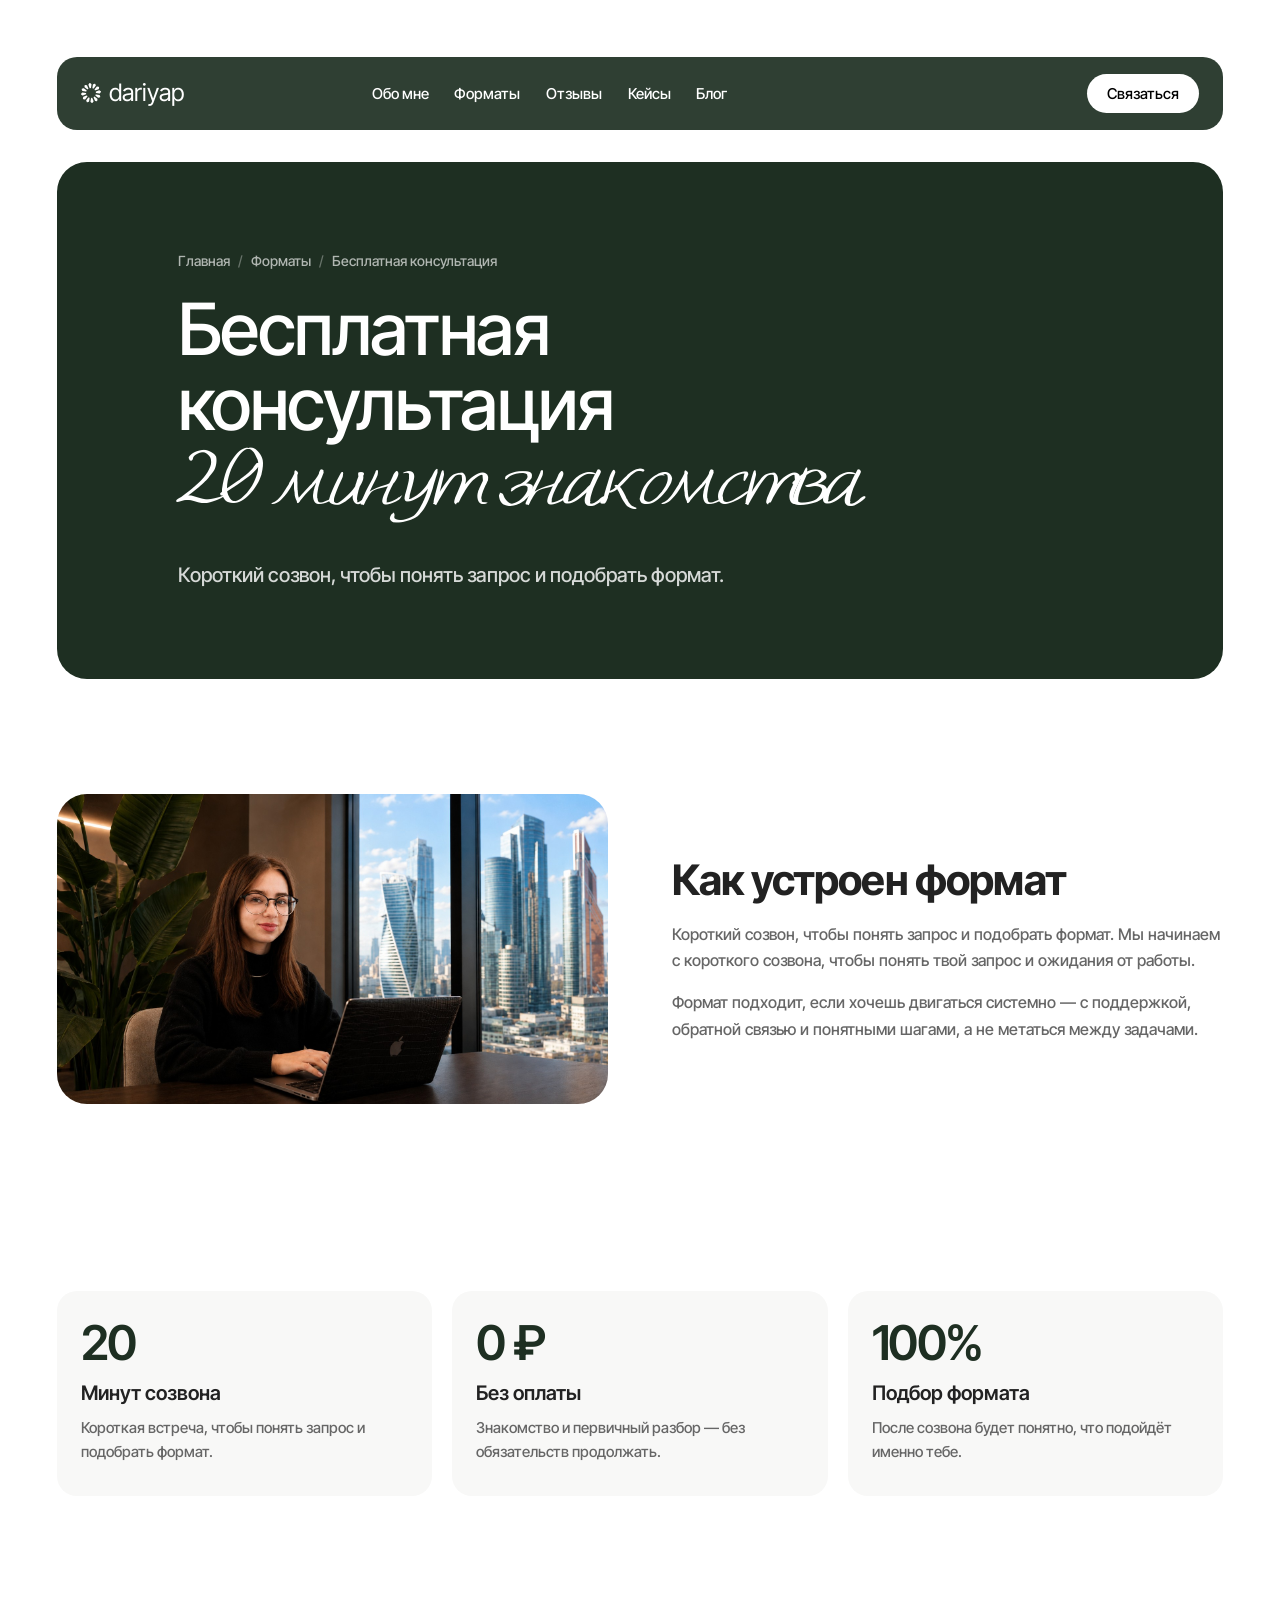
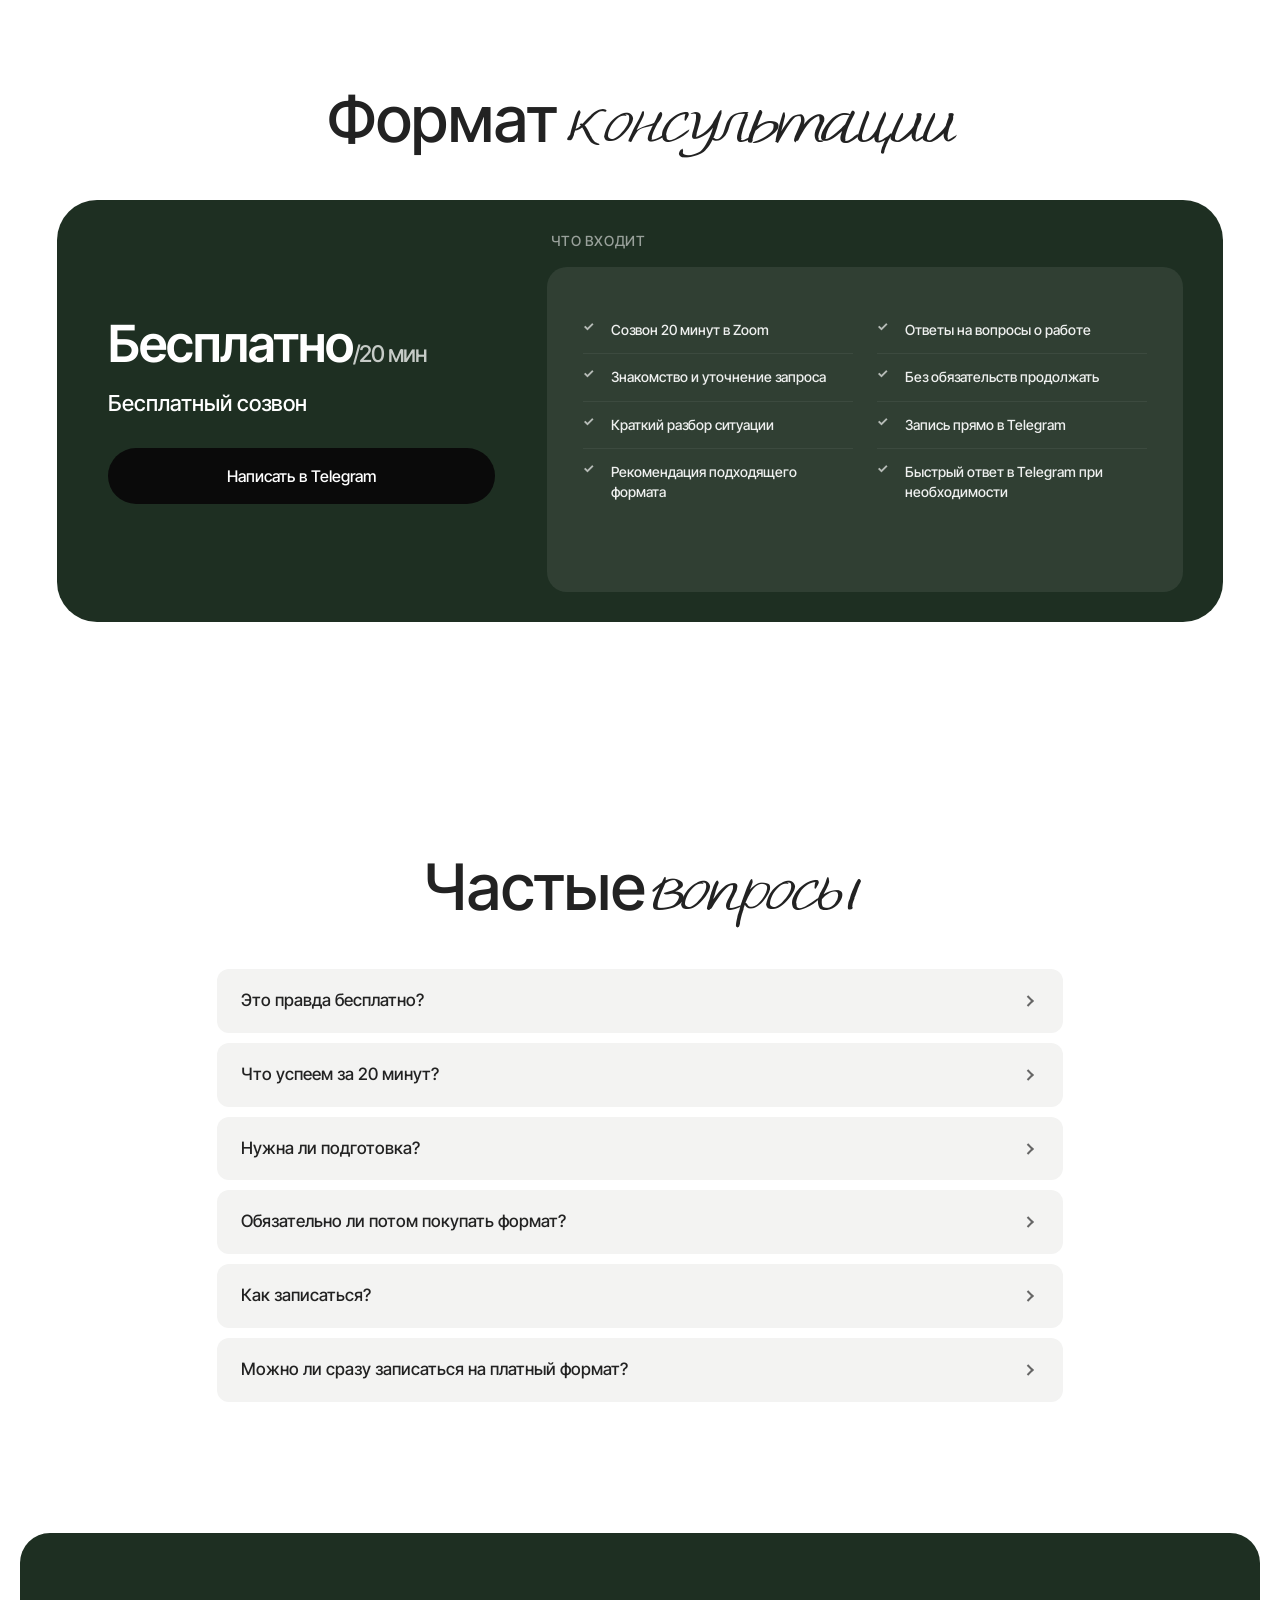
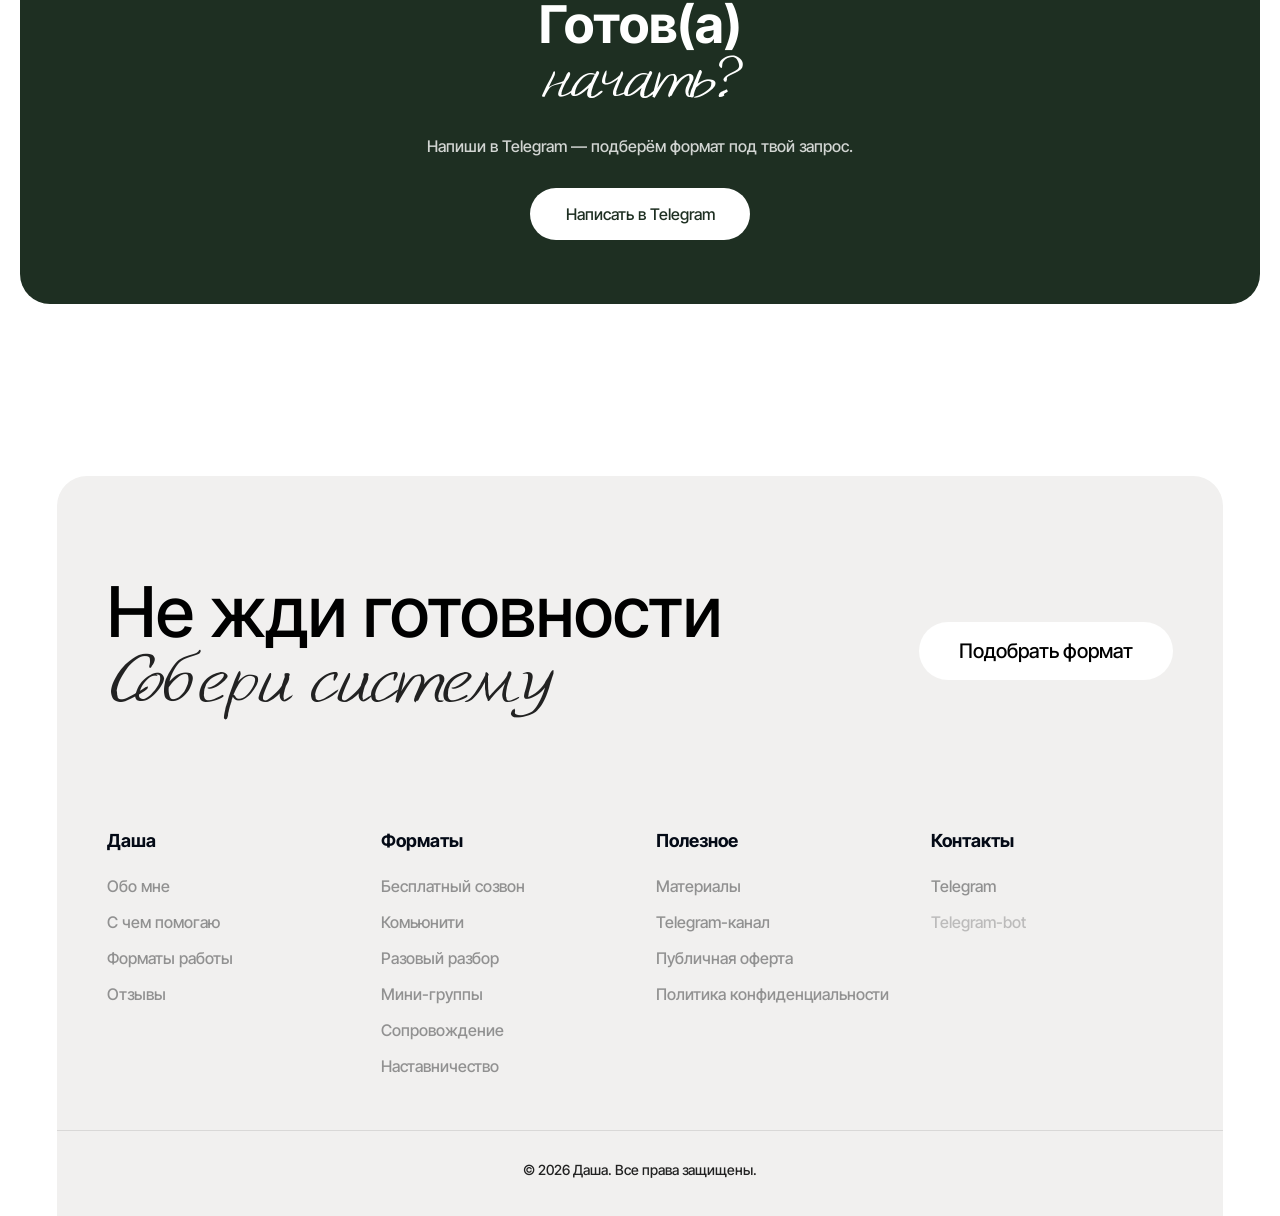
<file: formats/consultation.html>
<!DOCTYPE html>
<html lang="ru">
<head>
  <!-- Yandex.Metrika counter -->
  <script type="text/javascript">
     (function(m,e,t,r,i,k,a){m[i]=m[i]||function(){(m[i].a=m[i].a||[]).push(arguments)};
     m[i].l=1*new Date();
     for (var j = 0; j < document.scripts.length; j++) {if (document.scripts[j].src === r) { return; }}
     k=e.createElement(t),a=e.getElementsByTagName(t)[0],k.async=1,k.src=r,a.parentNode.insertBefore(k,a)})
     (window, document, "script", "https://mc.yandex.ru/metrika/tag.js", "ym");

     ym(110445798, "init", {
          clickmap:true,
          trackLinks:true,
          accurateTrackBounce:true,
          webvisor:true
     });
  </script>
  <noscript><div><img src="https://mc.yandex.ru/watch/110445798" style="position:absolute; left:-9999px;" alt="" /></div></noscript>
  <!-- /Yandex.Metrika counter -->

  <meta charset="UTF-8">
  <meta name="viewport" content="width=device-width, initial-scale=1.0">
  <link rel="icon" href="/favicon.ico?v=2" sizes="any">
  <link rel="icon" href="/assets/images/favicon-32x32.png?v=2" type="image/png" sizes="32x32">
  <link rel="icon" href="/assets/images/favicon-16x16.png?v=2" type="image/png" sizes="16x16">
  <link rel="apple-touch-icon" href="/assets/images/apple-touch-icon.png?v=2">
  <meta name="description" content="Бесплатная консультация — формат работы с Дашей.">
  <link rel="canonical" href="https://dariyap.ru/formats/consultation.html">
  <meta property="og:type" content="website">
  <meta property="og:locale" content="ru_RU">
  <meta property="og:title" content="Бесплатная консультация — Даша">
  <meta property="og:description" content="Бесплатная консультация — формат работы с Дашей.">
  <meta property="og:url" content="https://dariyap.ru/formats/consultation.html">
  <meta property="og:image" content="https://dariyap.ru/assets/images/hero-1.jpg">
  <meta name="twitter:card" content="summary_large_image">
  <meta name="twitter:title" content="Бесплатная консультация — Даша">
  <meta name="twitter:description" content="Бесплатная консультация — формат работы с Дашей.">
  <meta name="twitter:image" content="https://dariyap.ru/assets/images/hero-1.jpg">
  <title>Бесплатная консультация — Даша</title>
  <link rel="stylesheet" href="../css/fonts.css">
  <link rel="stylesheet" href="../css/styles.css">
  <link rel="stylesheet" href="../css/desktop-figma.css">
  <link rel="stylesheet" href="../css/divi-demo.css">
  <link rel="stylesheet" href="../css/page.css?v=3">
</head>
<body class="figma-desktop page-inner">
  <header class="header" id="header">
    <a href="../index.html" class="header__logo"><img src="../assets/images/logo.svg" alt="" width="21" height="21"><span>dariyap</span></a>
    <nav class="header__nav" aria-label="Основное меню">
      <a href="../index.html#about">Обо мне</a>
      <a href="../index.html#formats">Форматы</a>
      <a href="../index.html#reviews">Отзывы</a>
      <a href="../index.html#changes">Кейсы</a>
      <a href="../index.html#blog">Блог</a>
    </nav>
    <a href="https://t.me/daria_ya5" class="header__cta" target="_blank" rel="noopener noreferrer">Связаться</a>
    <button class="header__burger" type="button" aria-label="Открыть меню" aria-expanded="false" id="burger"><span></span><span></span><span></span></button>
  </header>
  <main class="page-main">
    <section class="page-hero">
      <div class="container">
        <nav class="page-breadcrumb" aria-label="Хлебные крошки">
          <a href="../index.html">Главная</a><span aria-hidden="true">/</span>
          <a href="../index.html#formats">Форматы</a><span aria-hidden="true">/</span>
          <span>Бесплатная консультация</span>
        </nav>
        <h1 class="page-hero__title">Бесплатная консультация <span class="accent">20 минут знакомства</span></h1>
        <p class="page-hero__lead">Короткий созвон, чтобы понять запрос и подобрать формат.</p>
      </div>
    </section>
    <section class="page-section">
      <div class="container page-split">
        <div class="page-split__media"><img src="../assets/images/hero-1.jpg" alt=""></div>
        <div class="page-split__content">
          <h2>Как устроен формат</h2>
          <p>Короткий созвон, чтобы понять запрос и подобрать формат. Мы начинаем с короткого созвона, чтобы понять твой запрос и ожидания от работы.</p>
          <p>Формат подходит, если хочешь двигаться системно — с поддержкой, обратной связью и понятными шагами, а не метаться между задачами.</p>
        </div>
      </div>
    </section>
    <section class="page-section page-section--features">
      <div class="container page-features">
        <article class="page-feature">
          <span class="page-feature__stat">20</span>
          <h3>Минут созвона</h3>
          <p>Короткая встреча, чтобы понять запрос и подобрать формат.</p>
        </article>
        <article class="page-feature">
          <span class="page-feature__stat">0 ₽</span>
          <h3>Без оплаты</h3>
          <p>Знакомство и первичный разбор — без обязательств продолжать.</p>
        </article>
        <article class="page-feature">
          <span class="page-feature__stat">100%</span>
          <h3>Подбор формата</h3>
          <p>После созвона будет понятно, что подойдёт именно тебе.</p>
        </article>
      </div>
    </section>
    <section class="page-section page-section--plan">
      <div class="container">
        <h2 class="section-title section-title--inline page-section__heading"><span class="section-title__main">Формат</span><span class="section-title__accent accent">консультации</span></h2>
        <div class="page-plan">
          <div class="page-plan__aside">
            <p class="page-plan__price">Бесплатно<span class="page-plan__period">/20 мин</span></p>
            <h3 class="page-plan__name">Бесплатный созвон</h3>
            <a href="https://t.me/daria_ya5" class="page-plan__btn page-plan__btn--primary" target="_blank" rel="noopener noreferrer">Написать в Telegram</a>
          </div>
          <div class="page-plan__panel">
            <p class="page-plan__panel-title">Что входит</p>
            <div class="page-plan__lists">
              <ul class="page-plan__list">
                <li>Созвон 20 минут в Zoom</li>
                <li>Знакомство и уточнение запроса</li>
                <li>Краткий разбор ситуации</li>
                <li>Рекомендация подходящего формата</li>
              </ul>
              <ul class="page-plan__list">
                <li>Ответы на вопросы о работе</li>
                <li>Без обязательств продолжать</li>
                <li>Запись прямо в Telegram</li>
                <li>Быстрый ответ в Telegram при необходимости</li>
              </ul>
            </div>
          </div>
        </div>
      </div>
    </section>
    <section class="page-section page-section--faq">
      <div class="container">
        <h2 class="section-title section-title--inline page-section__heading"><span class="section-title__main">Частые</span><span class="section-title__accent accent">вопросы</span></h2>
        <div class="page-faq">
          <details class="page-faq__item">
            <summary class="page-faq__question">Это правда бесплатно?<span class="page-faq__toggle" aria-hidden="true"></span></summary>
            <div class="page-faq__answer"><p>Да — 20 минут знакомства и первичного разбора без оплаты.</p></div>
          </details>
          <details class="page-faq__item">
            <summary class="page-faq__question">Что успеем за 20 минут?<span class="page-faq__toggle" aria-hidden="true"></span></summary>
            <div class="page-faq__answer"><p>Поймём запрос, контекст и какой формат имеет смысл рассмотреть дальше.</p></div>
          </details>
          <details class="page-faq__item">
            <summary class="page-faq__question">Нужна ли подготовка?<span class="page-faq__toggle" aria-hidden="true"></span></summary>
            <div class="page-faq__answer"><p>Можно прийти с общим описанием ситуации — я задам уточняющие вопросы.</p></div>
          </details>
          <details class="page-faq__item">
            <summary class="page-faq__question">Обязательно ли потом покупать формат?<span class="page-faq__toggle" aria-hidden="true"></span></summary>
            <div class="page-faq__answer"><p>Нет. Созвон — чтобы понять, есть ли match и что подойдёт.</p></div>
          </details>
          <details class="page-faq__item">
            <summary class="page-faq__question">Как записаться?<span class="page-faq__toggle" aria-hidden="true"></span></summary>
            <div class="page-faq__answer"><p>Напиши в Telegram — договоримся о времени.</p></div>
          </details>
          <details class="page-faq__item">
            <summary class="page-faq__question">Можно ли сразу записаться на платный формат?<span class="page-faq__toggle" aria-hidden="true"></span></summary>
            <div class="page-faq__answer"><p>Да, но рекомендую начать с бесплатного созвона — так быстрее попадём в точку.</p></div>
          </details>
        </div>
      </div>
    </section>
    <section class="page-cta">
      <h2>Готов(а) <span class="accent">начать?</span></h2>
      <p>Напиши в Telegram — подберём формат под твой запрос.</p>
      <div class="page-cta__buttons">
        <a href="https://t.me/daria_ya5" class="btn btn--dark" target="_blank" rel="noopener noreferrer">Написать в Telegram</a>
      </div>
    </section>
  </main>
  <footer class="footer" id="footer">
    <div class="container footer__shell">
      <div class="footer__cta-block">
        <h2 class="footer__title"><span>Не жди готовности</span><span class="accent">Собери систему</span></h2>
        <a href="https://t.me/daria_ya5" class="footer__pill-btn" target="_blank" rel="noopener noreferrer">Подобрать формат</a>
      </div>
      <div class="footer__links">
        <div class="footer__col"><h4>Даша</h4><a href="../index.html#about">Обо мне</a><a href="../index.html#topics">С чем помогаю</a><a href="../index.html#formats">Форматы работы</a><a href="../index.html#reviews">Отзывы</a></div>
        <div class="footer__col"><h4>Форматы</h4><a href="consultation.html">Бесплатный созвон</a><a href="community.html">Комьюнити</a><a href="review.html">Разовый разбор</a><a href="group.html">Мини-группы</a><a href="support.html">Сопровождение</a><a href="mentorship.html">Наставничество</a></div>
        <div class="footer__col"><h4>Полезное</h4><a href="../index.html#blog">Материалы</a><a href="https://t.me/dariyapay" target="_blank" rel="noopener noreferrer">Telegram-канал</a><a href="../offer.html">Публичная оферта</a><a href="../privacy.html">Политика конфиденциальности</a></div>
        <div class="footer__col"><h4>Контакты</h4><a href="https://t.me/daria_ya5" class="footer__contact" target="_blank" rel="noopener noreferrer"><span class="footer__contact-icon" aria-hidden="true"></span>Telegram</a><span class="footer__note">Telegram-bot</span></div>
      </div>
      <p class="footer__copy">© 2026 Даша. Все права защищены.</p>
    </div>
  </footer>
  <script src="../js/main.js"></script>
  <script src="../js/page-format.js?v=2"></script>
</body>
</html>
</file>
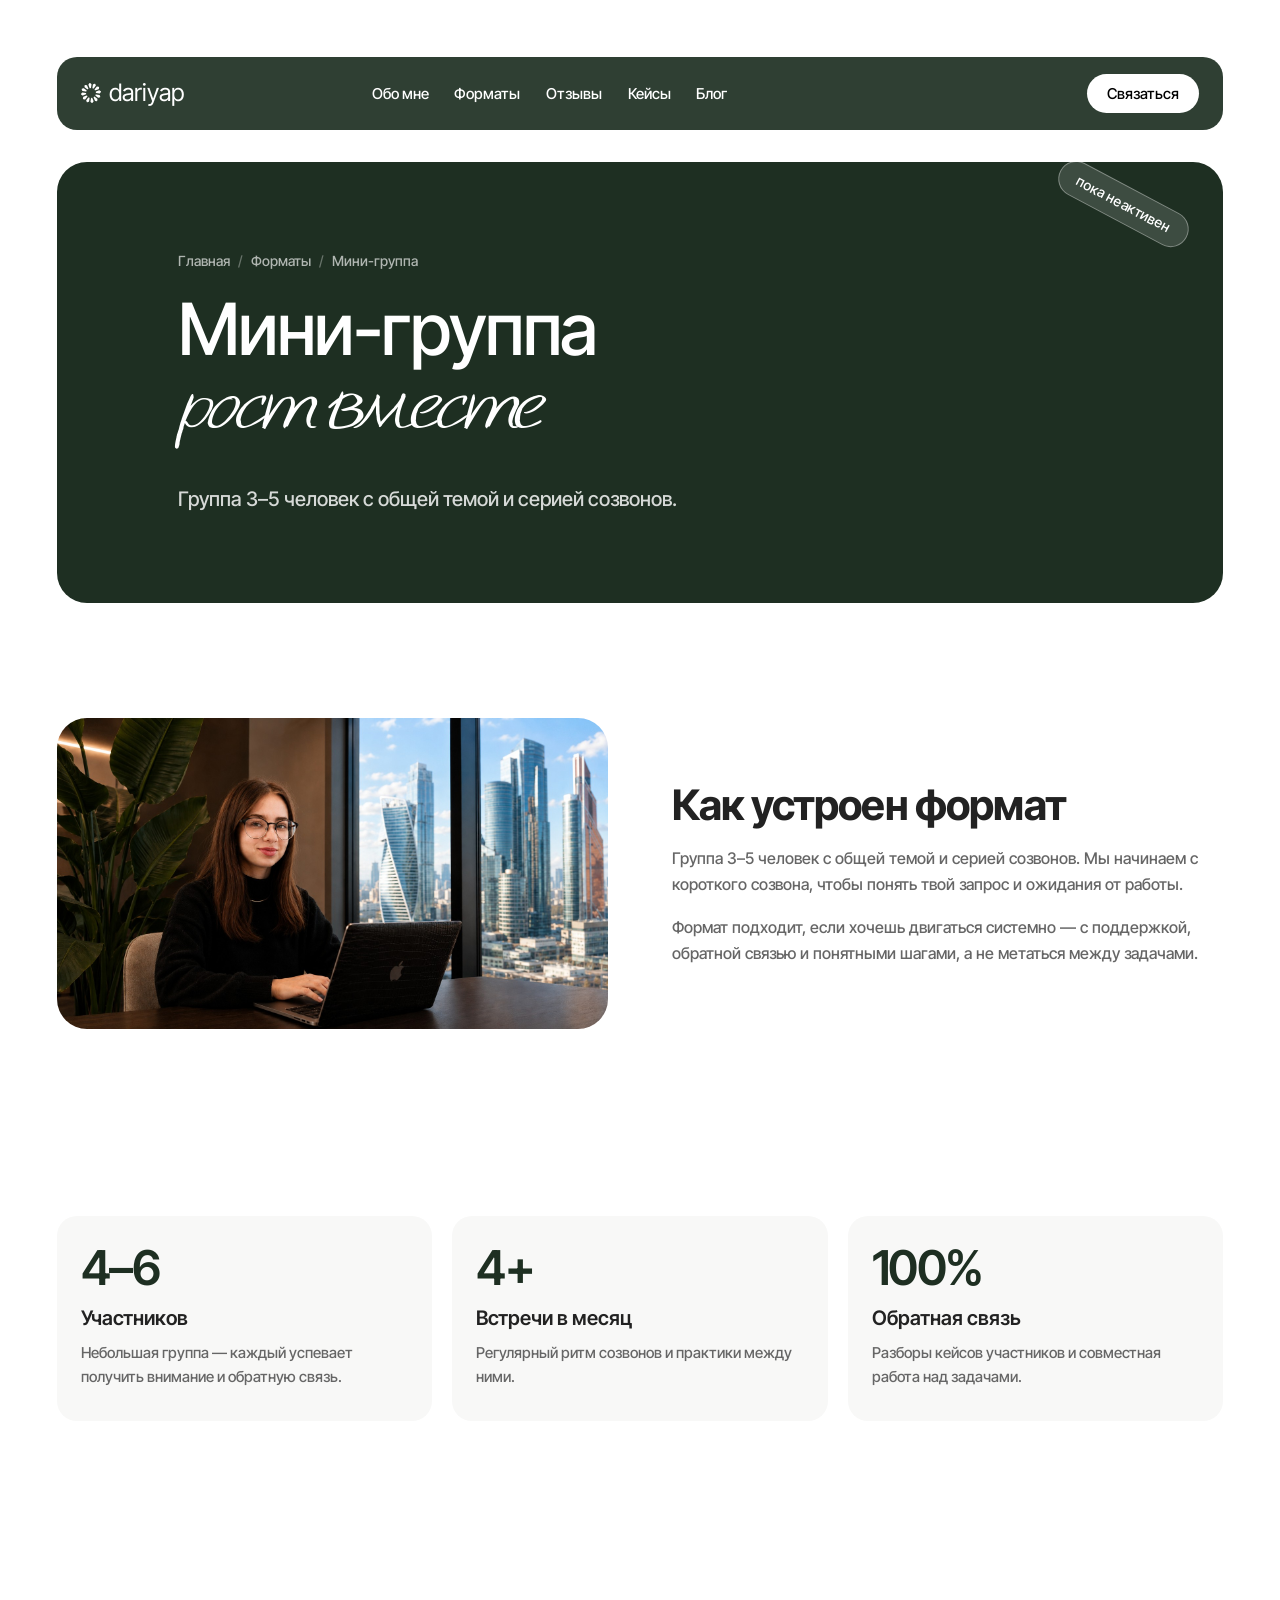
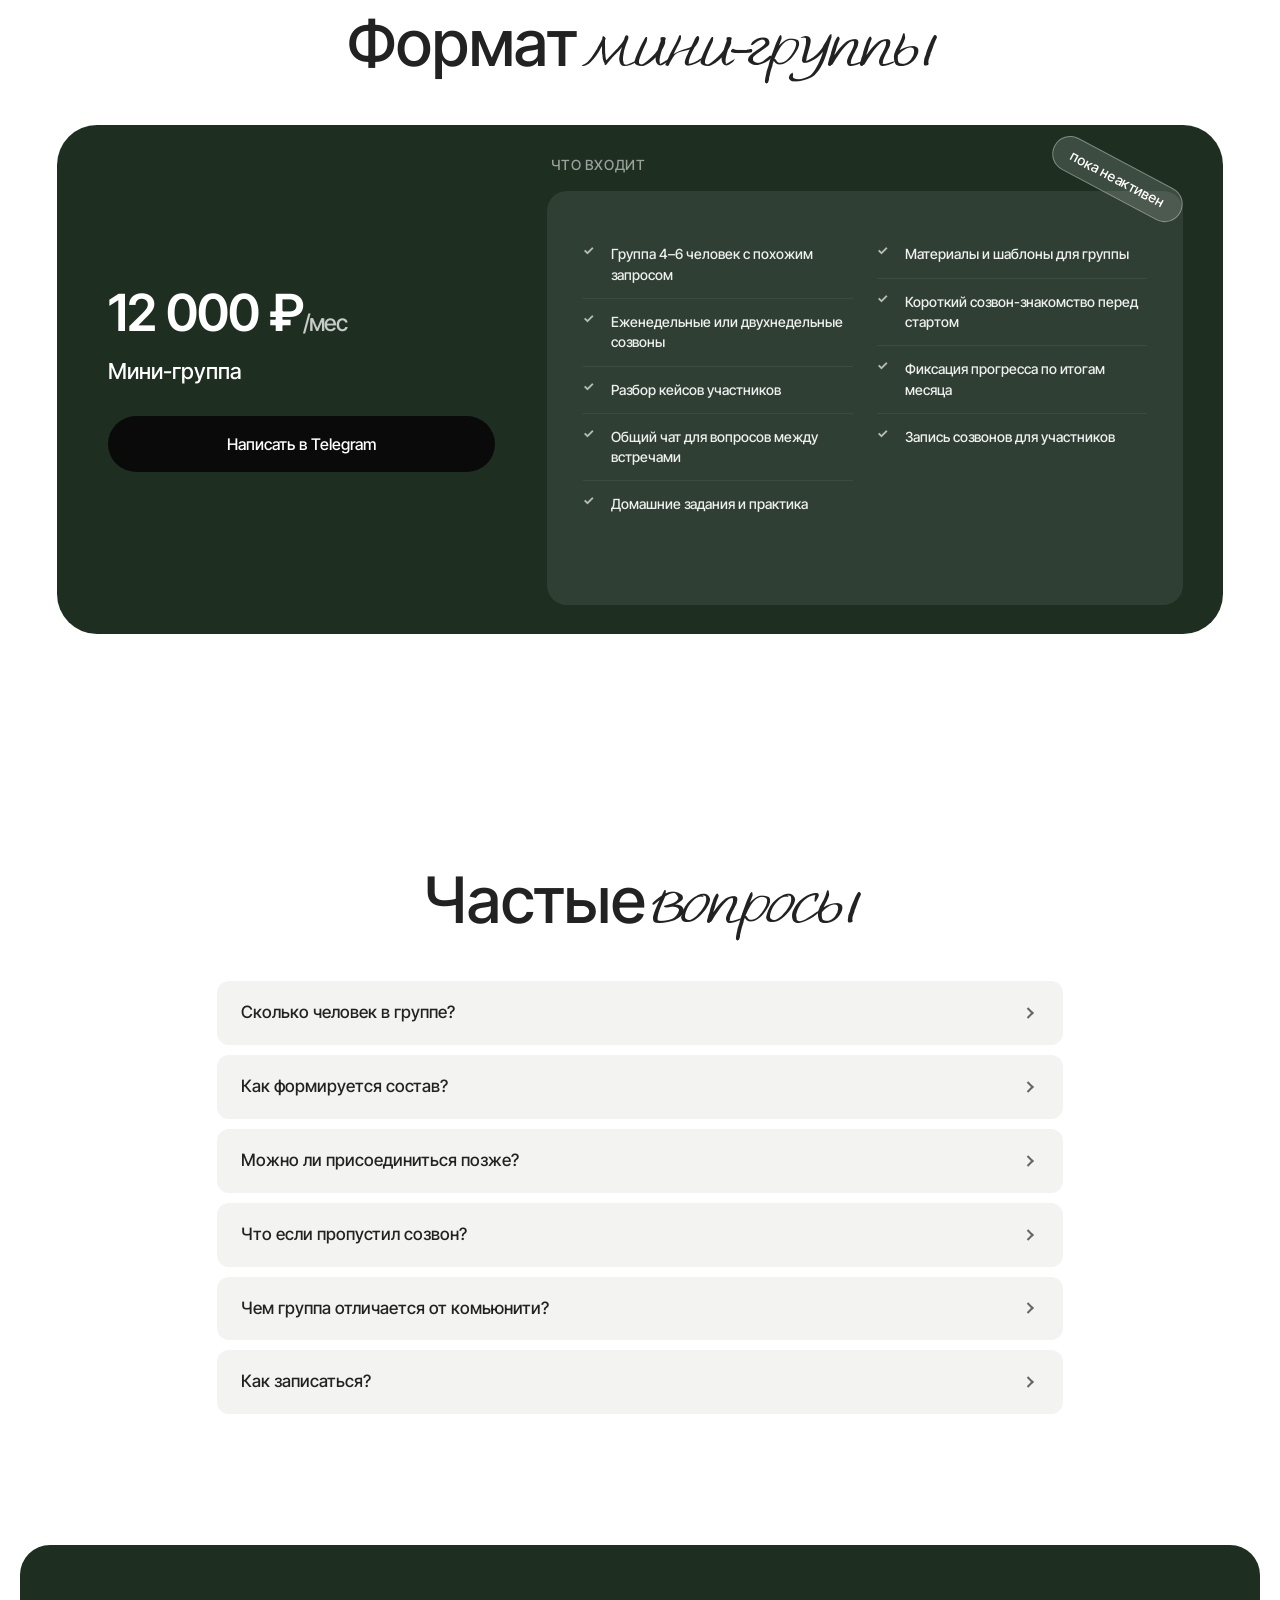
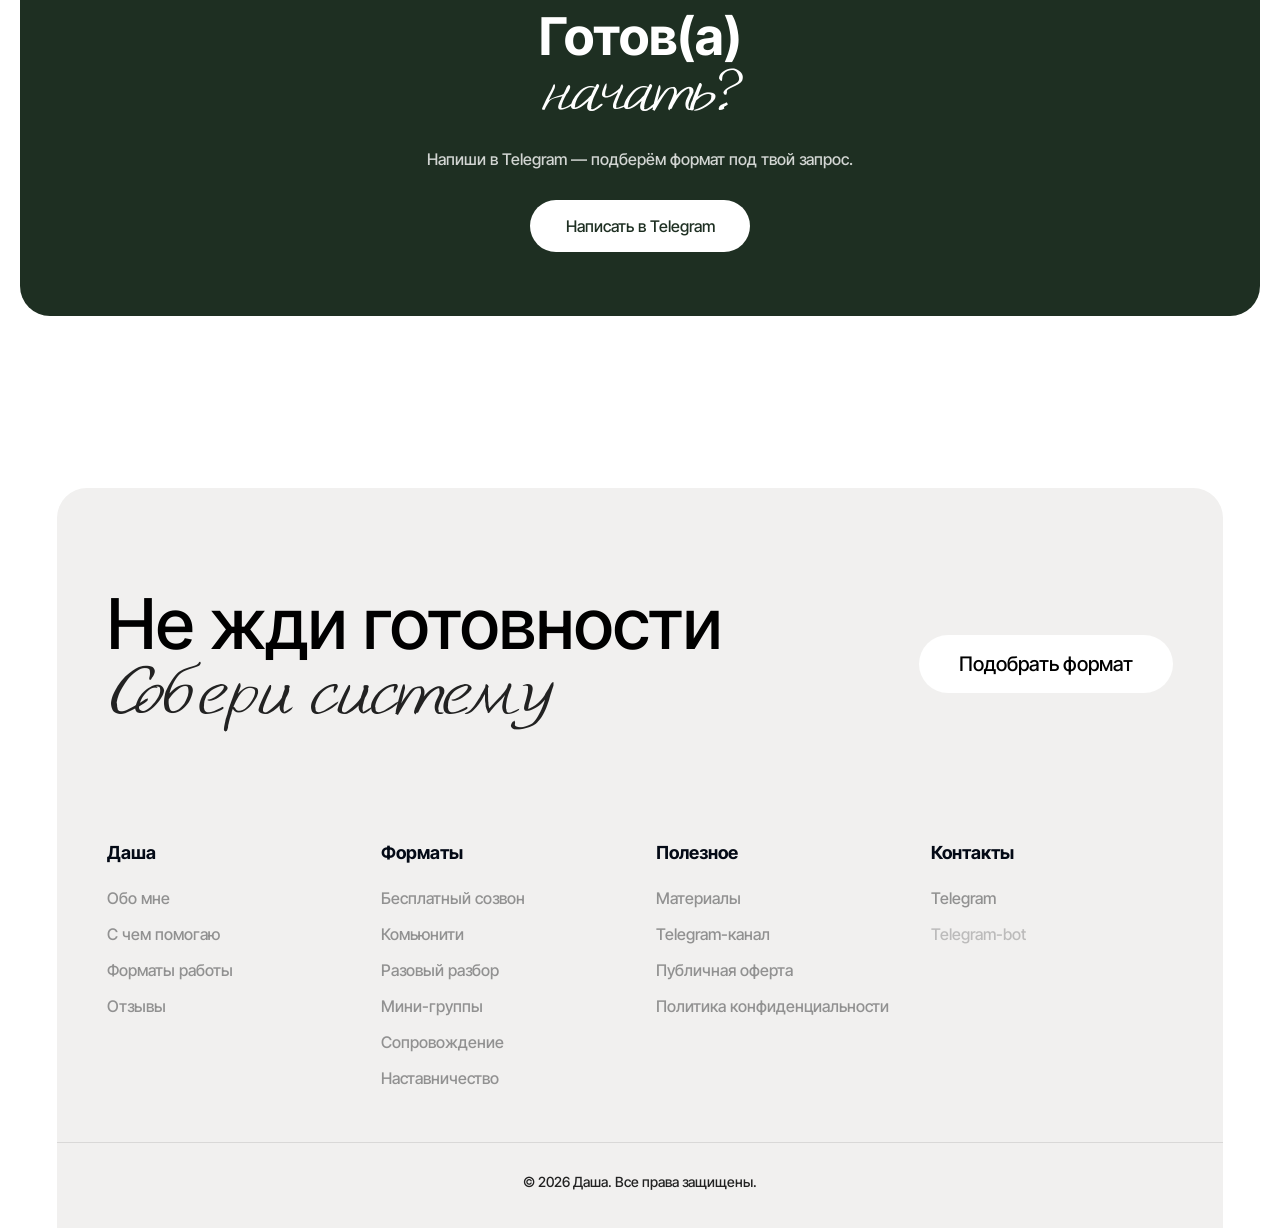
<file: formats/group.html>
<!DOCTYPE html>
<html lang="ru">
<head>
  <!-- Yandex.Metrika counter -->
  <script type="text/javascript">
     (function(m,e,t,r,i,k,a){m[i]=m[i]||function(){(m[i].a=m[i].a||[]).push(arguments)};
     m[i].l=1*new Date();
     for (var j = 0; j < document.scripts.length; j++) {if (document.scripts[j].src === r) { return; }}
     k=e.createElement(t),a=e.getElementsByTagName(t)[0],k.async=1,k.src=r,a.parentNode.insertBefore(k,a)})
     (window, document, "script", "https://mc.yandex.ru/metrika/tag.js", "ym");

     ym(110445798, "init", {
          clickmap:true,
          trackLinks:true,
          accurateTrackBounce:true,
          webvisor:true
     });
  </script>
  <noscript><div><img src="https://mc.yandex.ru/watch/110445798" style="position:absolute; left:-9999px;" alt="" /></div></noscript>
  <!-- /Yandex.Metrika counter -->

  <meta charset="UTF-8">
  <meta name="viewport" content="width=device-width, initial-scale=1.0">
  <link rel="icon" href="/favicon.ico?v=2" sizes="any">
  <link rel="icon" href="/assets/images/favicon-32x32.png?v=2" type="image/png" sizes="32x32">
  <link rel="icon" href="/assets/images/favicon-16x16.png?v=2" type="image/png" sizes="16x16">
  <link rel="apple-touch-icon" href="/assets/images/apple-touch-icon.png?v=2">
  <meta name="description" content="Мини-группа — формат работы с Дашей.">
  <link rel="canonical" href="https://dariyap.ru/formats/group.html">
  <meta property="og:type" content="website">
  <meta property="og:locale" content="ru_RU">
  <meta property="og:title" content="Мини-группа — Даша">
  <meta property="og:description" content="Мини-группа — формат работы с Дашей.">
  <meta property="og:url" content="https://dariyap.ru/formats/group.html">
  <meta property="og:image" content="https://dariyap.ru/assets/images/hero-1.jpg">
  <meta name="twitter:card" content="summary_large_image">
  <meta name="twitter:title" content="Мини-группа — Даша">
  <meta name="twitter:description" content="Мини-группа — формат работы с Дашей.">
  <meta name="twitter:image" content="https://dariyap.ru/assets/images/hero-1.jpg">
  <title>Мини-группа — Даша</title>
  <link rel="stylesheet" href="../css/fonts.css">
  <link rel="stylesheet" href="../css/styles.css">
  <link rel="stylesheet" href="../css/desktop-figma.css">
  <link rel="stylesheet" href="../css/divi-demo.css">
  <link rel="stylesheet" href="../css/page.css?v=3">
</head>
<body class="figma-desktop page-inner">
  <header class="header" id="header">
    <a href="../index.html" class="header__logo"><img src="../assets/images/logo.svg" alt="" width="21" height="21"><span>dariyap</span></a>
    <nav class="header__nav" aria-label="Основное меню">
      <a href="../index.html#about">Обо мне</a>
      <a href="../index.html#formats">Форматы</a>
      <a href="../index.html#reviews">Отзывы</a>
      <a href="../index.html#changes">Кейсы</a>
      <a href="../index.html#blog">Блог</a>
    </nav>
    <a href="https://t.me/daria_ya5" class="header__cta" target="_blank" rel="noopener noreferrer">Связаться</a>
    <button class="header__burger" type="button" aria-label="Открыть меню" aria-expanded="false" id="burger"><span></span><span></span><span></span></button>
  </header>
  <main class="page-main">
    <section class="page-hero page-hero--inactive">
      <span class="page-hero__status">пока неактивен</span>
      <div class="container">
        <nav class="page-breadcrumb" aria-label="Хлебные крошки">
          <a href="../index.html">Главная</a><span aria-hidden="true">/</span>
          <a href="../index.html#formats">Форматы</a><span aria-hidden="true">/</span>
          <span>Мини-группа</span>
        </nav>
        <h1 class="page-hero__title">Мини-группа <span class="accent">рост вместе</span></h1>
        <p class="page-hero__lead">Группа 3–5 человек с общей темой и серией созвонов.</p>
      </div>
    </section>
    <section class="page-section">
      <div class="container page-split">
        <div class="page-split__media"><img src="../assets/images/hero-1.jpg" alt=""></div>
        <div class="page-split__content">
          <h2>Как устроен формат</h2>
          <p>Группа 3–5 человек с общей темой и серией созвонов. Мы начинаем с короткого созвона, чтобы понять твой запрос и ожидания от работы.</p>
          <p>Формат подходит, если хочешь двигаться системно — с поддержкой, обратной связью и понятными шагами, а не метаться между задачами.</p>
        </div>
      </div>
    </section>
    <section class="page-section page-section--features">
      <div class="container page-features">
        <article class="page-feature">
          <span class="page-feature__stat">4–6</span>
          <h3>Участников</h3>
          <p>Небольшая группа — каждый успевает получить внимание и обратную связь.</p>
        </article>
        <article class="page-feature">
          <span class="page-feature__stat">4+</span>
          <h3>Встречи в месяц</h3>
          <p>Регулярный ритм созвонов и практики между ними.</p>
        </article>
        <article class="page-feature">
          <span class="page-feature__stat">100%</span>
          <h3>Обратная связь</h3>
          <p>Разборы кейсов участников и совместная работа над задачами.</p>
        </article>
      </div>
    </section>
    <section class="page-section page-section--plan">
      <div class="container">
        <h2 class="section-title section-title--inline page-section__heading"><span class="section-title__main">Формат</span><span class="section-title__accent accent">мини-группы</span></h2>
        <div class="page-plan page-plan--inactive">
          <span class="page-plan__status">пока неактивен</span>
          <div class="page-plan__aside">
            <p class="page-plan__price">12 000 ₽<span class="page-plan__period">/мес</span></p>
            <h3 class="page-plan__name">Мини-группа</h3>
            <a href="https://t.me/daria_ya5" class="page-plan__btn page-plan__btn--primary" target="_blank" rel="noopener noreferrer">Написать в Telegram</a>
          </div>
          <div class="page-plan__panel">
            <p class="page-plan__panel-title">Что входит</p>
            <div class="page-plan__lists">
              <ul class="page-plan__list">
                <li>Группа 4–6 человек с похожим запросом</li>
                <li>Еженедельные или двухнедельные созвоны</li>
                <li>Разбор кейсов участников</li>
                <li>Общий чат для вопросов между встречами</li>
                <li>Домашние задания и практика</li>
              </ul>
              <ul class="page-plan__list">
                <li>Материалы и шаблоны для группы</li>
                <li>Короткий созвон-знакомство перед стартом</li>
                <li>Фиксация прогресса по итогам месяца</li>
                <li>Запись созвонов для участников</li>
              </ul>
            </div>
          </div>
        </div>
      </div>
    </section>
    <section class="page-section page-section--faq">
      <div class="container">
        <h2 class="section-title section-title--inline page-section__heading"><span class="section-title__main">Частые</span><span class="section-title__accent accent">вопросы</span></h2>
        <div class="page-faq">
          <details class="page-faq__item">
            <summary class="page-faq__question">Сколько человек в группе?<span class="page-faq__toggle" aria-hidden="true"></span></summary>
            <div class="page-faq__answer"><p>Обычно 4–6 — чтобы сохранить внимание к каждому участнику.</p></div>
          </details>
          <details class="page-faq__item">
            <summary class="page-faq__question">Как формируется состав?<span class="page-faq__toggle" aria-hidden="true"></span></summary>
            <div class="page-faq__answer"><p>Собираем людей с близким запросом и уровнем — после короткого созвона.</p></div>
          </details>
          <details class="page-faq__item">
            <summary class="page-faq__question">Можно ли присоединиться позже?<span class="page-faq__toggle" aria-hidden="true"></span></summary>
            <div class="page-faq__answer"><p>Новый набор открывается периодически — напиши, и добавлю в лист ожидания.</p></div>
          </details>
          <details class="page-faq__item">
            <summary class="page-faq__question">Что если пропустил созвон?<span class="page-faq__toggle" aria-hidden="true"></span></summary>
            <div class="page-faq__answer"><p>Будет запись и можно задать вопросы в чате.</p></div>
          </details>
          <details class="page-faq__item">
            <summary class="page-faq__question">Чем группа отличается от комьюнити?<span class="page-faq__toggle" aria-hidden="true"></span></summary>
            <div class="page-faq__answer"><p>Группа — закрытый поток с домашкой и разборами. Комьюнити — открытая среда с эфирами.</p></div>
          </details>
          <details class="page-faq__item">
            <summary class="page-faq__question">Как записаться?<span class="page-faq__toggle" aria-hidden="true"></span></summary>
            <div class="page-faq__answer"><p>Напиши в Telegram — обсудим запрос и ближайший набор.</p></div>
          </details>
        </div>
      </div>
    </section>
    <section class="page-cta">
      <h2>Готов(а) <span class="accent">начать?</span></h2>
      <p>Напиши в Telegram — подберём формат под твой запрос.</p>
      <div class="page-cta__buttons">
        <a href="https://t.me/daria_ya5" class="btn btn--dark" target="_blank" rel="noopener noreferrer">Написать в Telegram</a>
      </div>
    </section>
  </main>
  <footer class="footer" id="footer">
    <div class="container footer__shell">
      <div class="footer__cta-block">
        <h2 class="footer__title"><span>Не жди готовности</span><span class="accent">Собери систему</span></h2>
        <a href="https://t.me/daria_ya5" class="footer__pill-btn" target="_blank" rel="noopener noreferrer">Подобрать формат</a>
      </div>
      <div class="footer__links">
        <div class="footer__col"><h4>Даша</h4><a href="../index.html#about">Обо мне</a><a href="../index.html#topics">С чем помогаю</a><a href="../index.html#formats">Форматы работы</a><a href="../index.html#reviews">Отзывы</a></div>
        <div class="footer__col"><h4>Форматы</h4><a href="consultation.html">Бесплатный созвон</a><a href="community.html">Комьюнити</a><a href="review.html">Разовый разбор</a><a href="group.html">Мини-группы</a><a href="support.html">Сопровождение</a><a href="mentorship.html">Наставничество</a></div>
        <div class="footer__col"><h4>Полезное</h4><a href="../index.html#blog">Материалы</a><a href="https://t.me/dariyapay" target="_blank" rel="noopener noreferrer">Telegram-канал</a><a href="../offer.html">Публичная оферта</a><a href="../privacy.html">Политика конфиденциальности</a></div>
        <div class="footer__col"><h4>Контакты</h4><a href="https://t.me/daria_ya5" class="footer__contact" target="_blank" rel="noopener noreferrer"><span class="footer__contact-icon" aria-hidden="true"></span>Telegram</a><span class="footer__note">Telegram-bot</span></div>
      </div>
      <p class="footer__copy">© 2026 Даша. Все права защищены.</p>
    </div>
  </footer>
  <script src="../js/main.js"></script>
  <script src="../js/page-format.js?v=2"></script>
</body>
</html>
</file>
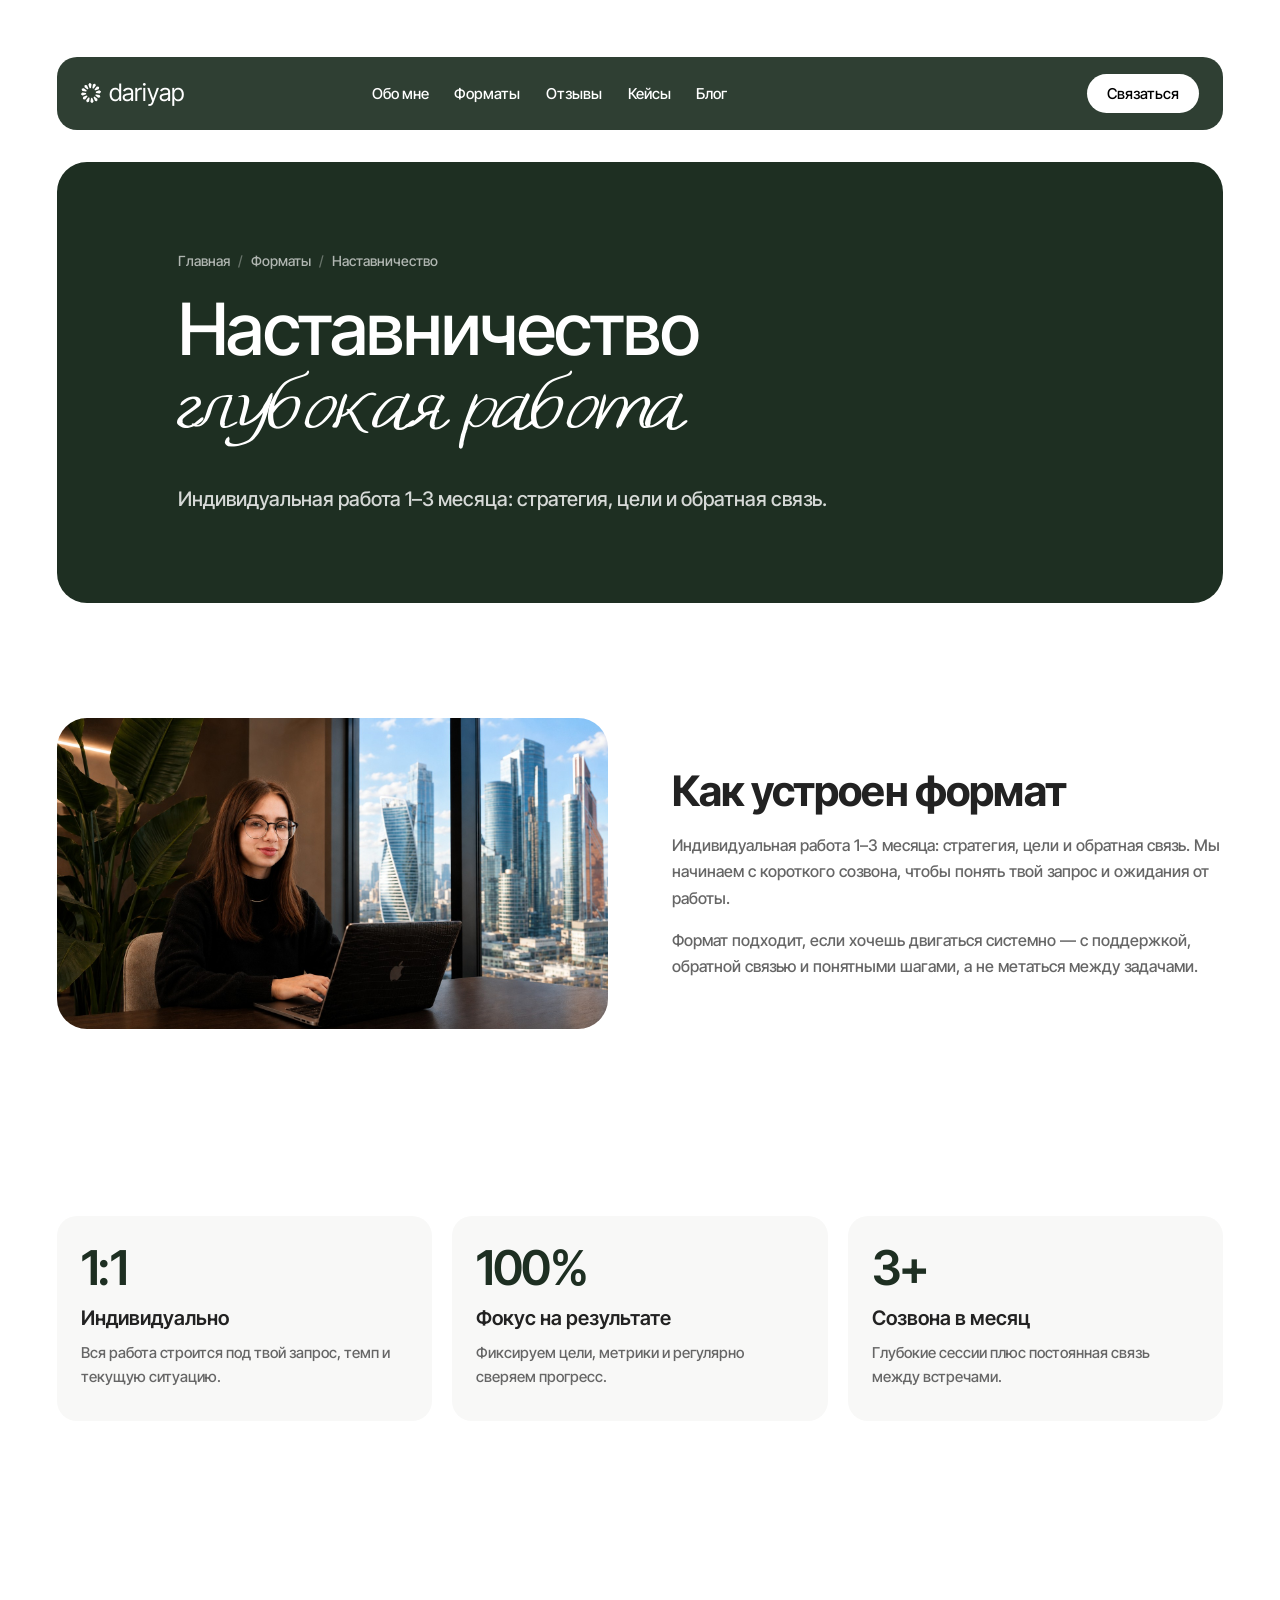
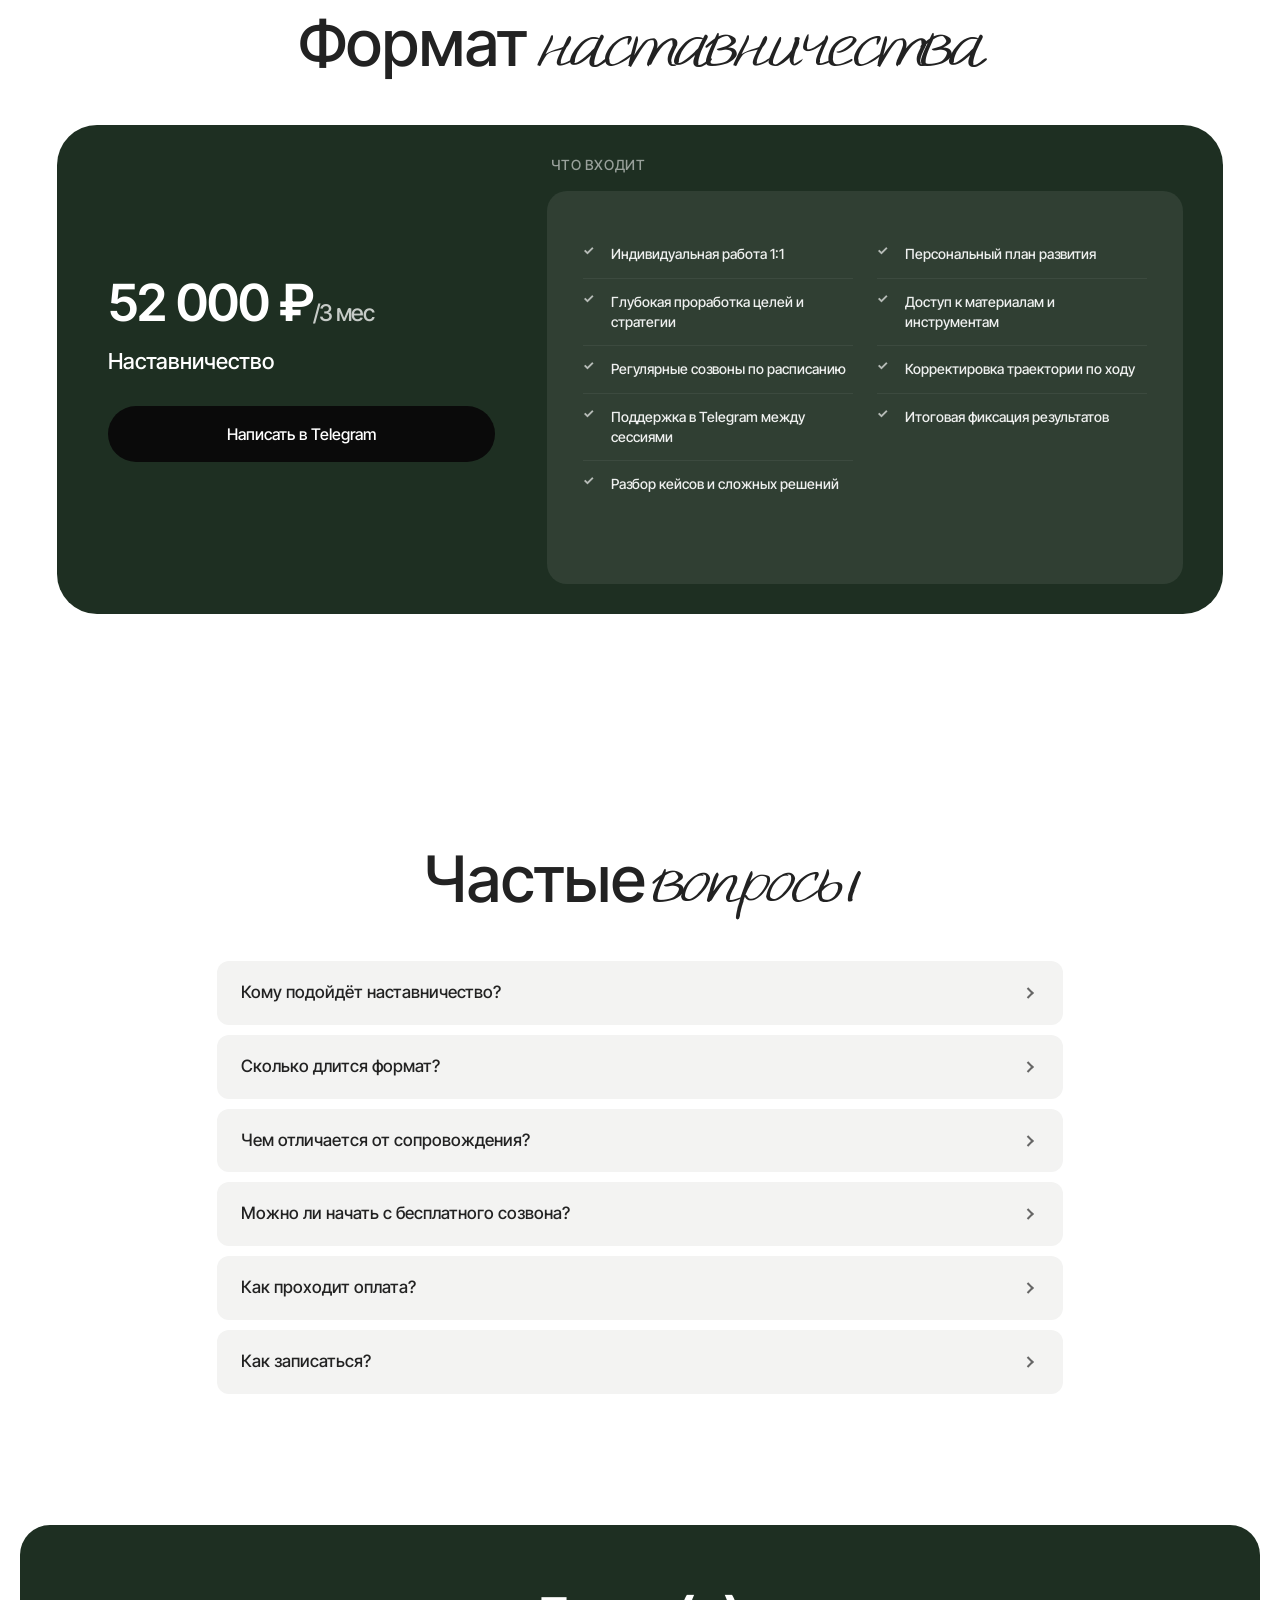
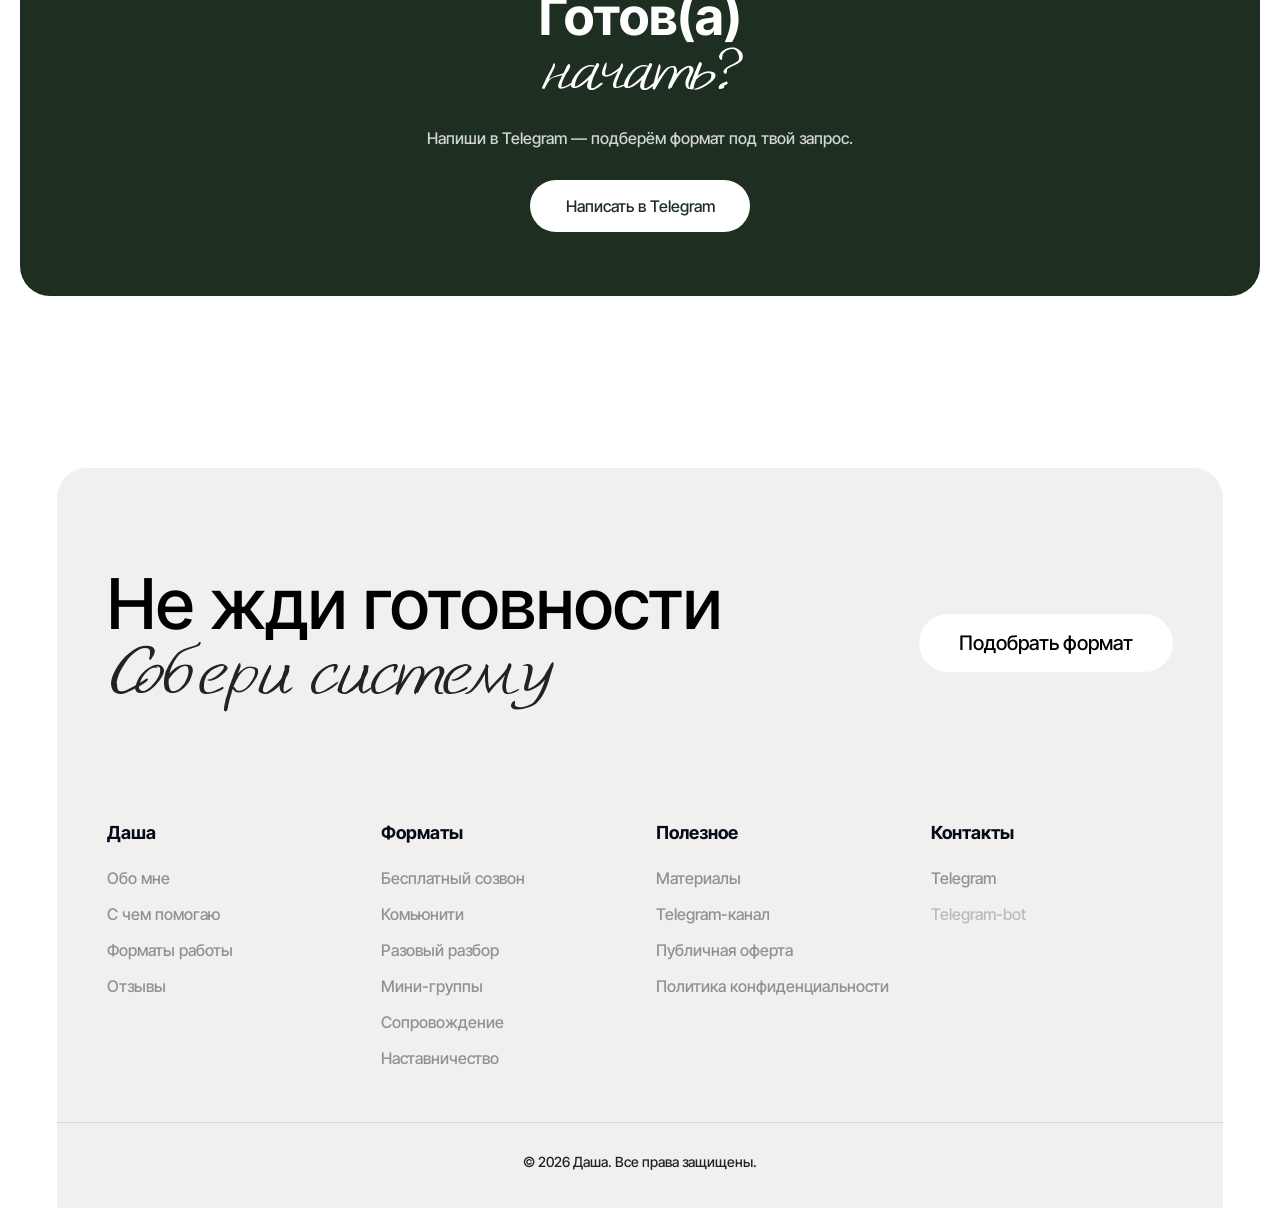
<file: formats/mentorship.html>
<!DOCTYPE html>
<html lang="ru">
<head>
  <!-- Yandex.Metrika counter -->
  <script type="text/javascript">
     (function(m,e,t,r,i,k,a){m[i]=m[i]||function(){(m[i].a=m[i].a||[]).push(arguments)};
     m[i].l=1*new Date();
     for (var j = 0; j < document.scripts.length; j++) {if (document.scripts[j].src === r) { return; }}
     k=e.createElement(t),a=e.getElementsByTagName(t)[0],k.async=1,k.src=r,a.parentNode.insertBefore(k,a)})
     (window, document, "script", "https://mc.yandex.ru/metrika/tag.js", "ym");

     ym(110445798, "init", {
          clickmap:true,
          trackLinks:true,
          accurateTrackBounce:true,
          webvisor:true
     });
  </script>
  <noscript><div><img src="https://mc.yandex.ru/watch/110445798" style="position:absolute; left:-9999px;" alt="" /></div></noscript>
  <!-- /Yandex.Metrika counter -->

  <meta charset="UTF-8">
  <meta name="viewport" content="width=device-width, initial-scale=1.0">
  <link rel="icon" href="/favicon.ico?v=2" sizes="any">
  <link rel="icon" href="/assets/images/favicon-32x32.png?v=2" type="image/png" sizes="32x32">
  <link rel="icon" href="/assets/images/favicon-16x16.png?v=2" type="image/png" sizes="16x16">
  <link rel="apple-touch-icon" href="/assets/images/apple-touch-icon.png?v=2">
  <meta name="description" content="Наставничество — формат работы с Дашей.">
  <link rel="canonical" href="https://dariyap.ru/formats/mentorship.html">
  <meta property="og:type" content="website">
  <meta property="og:locale" content="ru_RU">
  <meta property="og:title" content="Наставничество — Даша">
  <meta property="og:description" content="Наставничество — формат работы с Дашей.">
  <meta property="og:url" content="https://dariyap.ru/formats/mentorship.html">
  <meta property="og:image" content="https://dariyap.ru/assets/images/hero-1.jpg">
  <meta name="twitter:card" content="summary_large_image">
  <meta name="twitter:title" content="Наставничество — Даша">
  <meta name="twitter:description" content="Наставничество — формат работы с Дашей.">
  <meta name="twitter:image" content="https://dariyap.ru/assets/images/hero-1.jpg">
  <title>Наставничество — Даша</title>
  <link rel="stylesheet" href="../css/fonts.css">
  <link rel="stylesheet" href="../css/styles.css">
  <link rel="stylesheet" href="../css/desktop-figma.css">
  <link rel="stylesheet" href="../css/divi-demo.css">
  <link rel="stylesheet" href="../css/page.css?v=3">
</head>
<body class="figma-desktop page-inner">
  <header class="header" id="header">
    <a href="../index.html" class="header__logo"><img src="../assets/images/logo.svg" alt="" width="21" height="21"><span>dariyap</span></a>
    <nav class="header__nav" aria-label="Основное меню">
      <a href="../index.html#about">Обо мне</a>
      <a href="../index.html#formats">Форматы</a>
      <a href="../index.html#reviews">Отзывы</a>
      <a href="../index.html#changes">Кейсы</a>
      <a href="../index.html#blog">Блог</a>
    </nav>
    <a href="https://t.me/daria_ya5" class="header__cta" target="_blank" rel="noopener noreferrer">Связаться</a>
    <button class="header__burger" type="button" aria-label="Открыть меню" aria-expanded="false" id="burger"><span></span><span></span><span></span></button>
  </header>
  <main class="page-main">
    <section class="page-hero">
      <div class="container">
        <nav class="page-breadcrumb" aria-label="Хлебные крошки">
          <a href="../index.html">Главная</a><span aria-hidden="true">/</span>
          <a href="../index.html#formats">Форматы</a><span aria-hidden="true">/</span>
          <span>Наставничество</span>
        </nav>
        <h1 class="page-hero__title">Наставничество <span class="accent">глубокая работа</span></h1>
        <p class="page-hero__lead">Индивидуальная работа 1–3 месяца: стратегия, цели и обратная связь.</p>
      </div>
    </section>
    <section class="page-section">
      <div class="container page-split">
        <div class="page-split__media"><img src="../assets/images/hero-1.jpg" alt=""></div>
        <div class="page-split__content">
          <h2>Как устроен формат</h2>
          <p>Индивидуальная работа 1–3 месяца: стратегия, цели и обратная связь. Мы начинаем с короткого созвона, чтобы понять твой запрос и ожидания от работы.</p>
          <p>Формат подходит, если хочешь двигаться системно — с поддержкой, обратной связью и понятными шагами, а не метаться между задачами.</p>
        </div>
      </div>
    </section>
    <section class="page-section page-section--features">
      <div class="container page-features">
        <article class="page-feature">
          <span class="page-feature__stat">1:1</span>
          <h3>Индивидуально</h3>
          <p>Вся работа строится под твой запрос, темп и текущую ситуацию.</p>
        </article>
        <article class="page-feature">
          <span class="page-feature__stat">100%</span>
          <h3>Фокус на результате</h3>
          <p>Фиксируем цели, метрики и регулярно сверяем прогресс.</p>
        </article>
        <article class="page-feature">
          <span class="page-feature__stat">3+</span>
          <h3>Созвона в месяц</h3>
          <p>Глубокие сессии плюс постоянная связь между встречами.</p>
        </article>
      </div>
    </section>
    <section class="page-section page-section--plan">
      <div class="container">
        <h2 class="section-title section-title--inline page-section__heading"><span class="section-title__main">Формат</span><span class="section-title__accent accent">наставничества</span></h2>
        <div class="page-plan">
          <div class="page-plan__aside">
            <p class="page-plan__price">52 000 ₽<span class="page-plan__period">/3 мес</span></p>
            <h3 class="page-plan__name">Наставничество</h3>
            <a href="https://t.me/daria_ya5" class="page-plan__btn page-plan__btn--primary" target="_blank" rel="noopener noreferrer">Написать в Telegram</a>
          </div>
          <div class="page-plan__panel">
            <p class="page-plan__panel-title">Что входит</p>
            <div class="page-plan__lists">
              <ul class="page-plan__list">
                <li>Индивидуальная работа 1:1</li>
                <li>Глубокая проработка целей и стратегии</li>
                <li>Регулярные созвоны по расписанию</li>
                <li>Поддержка в Telegram между сессиями</li>
                <li>Разбор кейсов и сложных решений</li>
              </ul>
              <ul class="page-plan__list">
                <li>Персональный план развития</li>
                <li>Доступ к материалам и инструментам</li>
                <li>Корректировка траектории по ходу</li>
                <li>Итоговая фиксация результатов</li>
              </ul>
            </div>
          </div>
        </div>
      </div>
    </section>
    <section class="page-section page-section--faq">
      <div class="container">
        <h2 class="section-title section-title--inline page-section__heading"><span class="section-title__main">Частые</span><span class="section-title__accent accent">вопросы</span></h2>
        <div class="page-faq">
          <details class="page-faq__item">
            <summary class="page-faq__question">Кому подойдёт наставничество?<span class="page-faq__toggle" aria-hidden="true"></span></summary>
            <div class="page-faq__answer"><p>Если нужна глубокая индивидуальная работа над карьерой, проектом или личной системой.</p></div>
          </details>
          <details class="page-faq__item">
            <summary class="page-faq__question">Сколько длится формат?<span class="page-faq__toggle" aria-hidden="true"></span></summary>
            <div class="page-faq__answer"><p>Обычно от 1 до 3 месяцев — зависит от запроса и целей.</p></div>
          </details>
          <details class="page-faq__item">
            <summary class="page-faq__question">Чем отличается от сопровождения?<span class="page-faq__toggle" aria-hidden="true"></span></summary>
            <div class="page-faq__answer"><p>Наставничество — более интенсивно, с глубокой стратегией и большим объёмом работы 1:1.</p></div>
          </details>
          <details class="page-faq__item">
            <summary class="page-faq__question">Можно ли начать с бесплатного созвона?<span class="page-faq__toggle" aria-hidden="true"></span></summary>
            <div class="page-faq__answer"><p>Да — на 20 минут обсудим запрос и поймём, подходит ли формат.</p></div>
          </details>
          <details class="page-faq__item">
            <summary class="page-faq__question">Как проходит оплата?<span class="page-faq__toggle" aria-hidden="true"></span></summary>
            <div class="page-faq__answer"><p>Согласуем до старта — обычно помесячно, перевод или СБП.</p></div>
          </details>
          <details class="page-faq__item">
            <summary class="page-faq__question">Как записаться?<span class="page-faq__toggle" aria-hidden="true"></span></summary>
            <div class="page-faq__answer"><p>Напиши в Telegram — расскажи о запросе, и подберём формат работы.</p></div>
          </details>
        </div>
      </div>
    </section>
    <section class="page-cta">
      <h2>Готов(а) <span class="accent">начать?</span></h2>
      <p>Напиши в Telegram — подберём формат под твой запрос.</p>
      <div class="page-cta__buttons">
        <a href="https://t.me/daria_ya5" class="btn btn--dark" target="_blank" rel="noopener noreferrer">Написать в Telegram</a>
      </div>
    </section>
  </main>
  <footer class="footer" id="footer">
    <div class="container footer__shell">
      <div class="footer__cta-block">
        <h2 class="footer__title"><span>Не жди готовности</span><span class="accent">Собери систему</span></h2>
        <a href="https://t.me/daria_ya5" class="footer__pill-btn" target="_blank" rel="noopener noreferrer">Подобрать формат</a>
      </div>
      <div class="footer__links">
        <div class="footer__col"><h4>Даша</h4><a href="../index.html#about">Обо мне</a><a href="../index.html#topics">С чем помогаю</a><a href="../index.html#formats">Форматы работы</a><a href="../index.html#reviews">Отзывы</a></div>
        <div class="footer__col"><h4>Форматы</h4><a href="consultation.html">Бесплатный созвон</a><a href="community.html">Комьюнити</a><a href="review.html">Разовый разбор</a><a href="group.html">Мини-группы</a><a href="support.html">Сопровождение</a><a href="mentorship.html">Наставничество</a></div>
        <div class="footer__col"><h4>Полезное</h4><a href="../index.html#blog">Материалы</a><a href="https://t.me/dariyapay" target="_blank" rel="noopener noreferrer">Telegram-канал</a><a href="../offer.html">Публичная оферта</a><a href="../privacy.html">Политика конфиденциальности</a></div>
        <div class="footer__col"><h4>Контакты</h4><a href="https://t.me/daria_ya5" class="footer__contact" target="_blank" rel="noopener noreferrer"><span class="footer__contact-icon" aria-hidden="true"></span>Telegram</a><span class="footer__note">Telegram-bot</span></div>
      </div>
      <p class="footer__copy">© 2026 Даша. Все права защищены.</p>
    </div>
  </footer>
  <script src="../js/main.js"></script>
  <script src="../js/page-format.js?v=2"></script>
</body>
</html>
</file>
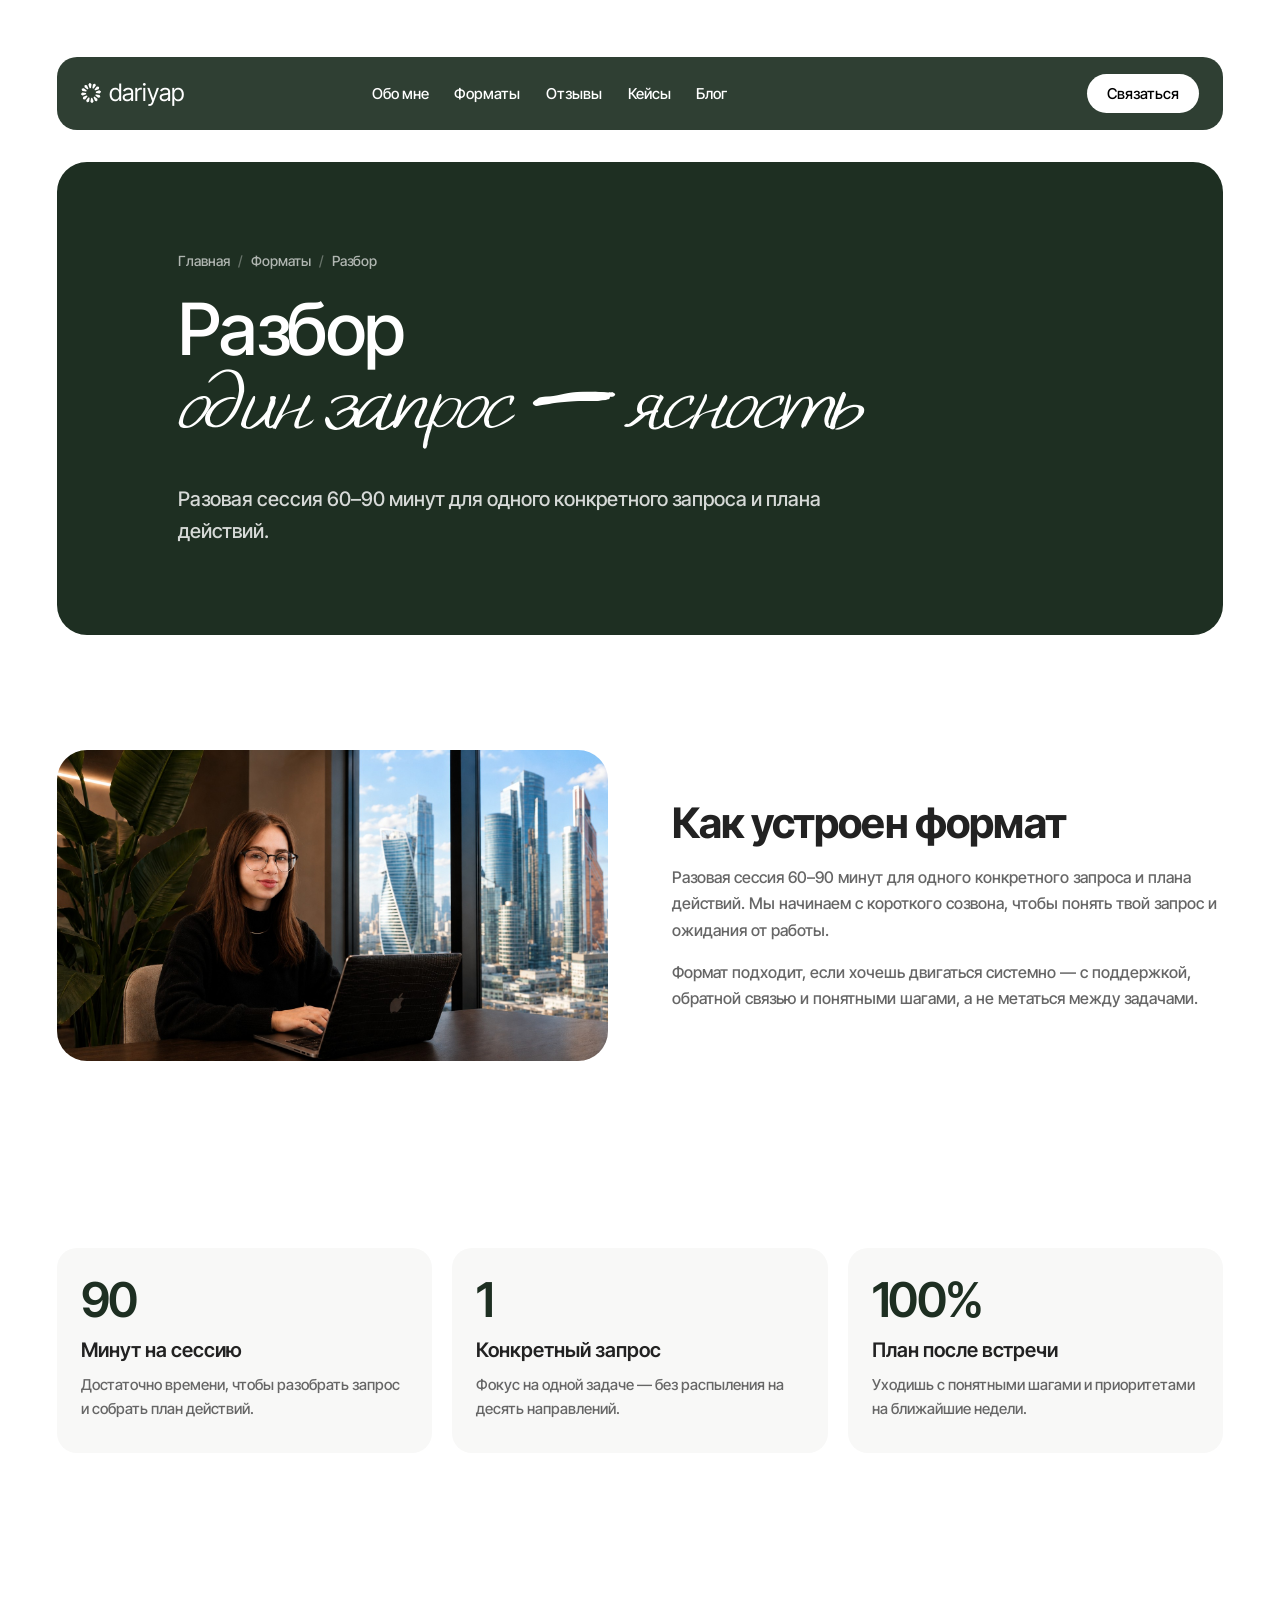
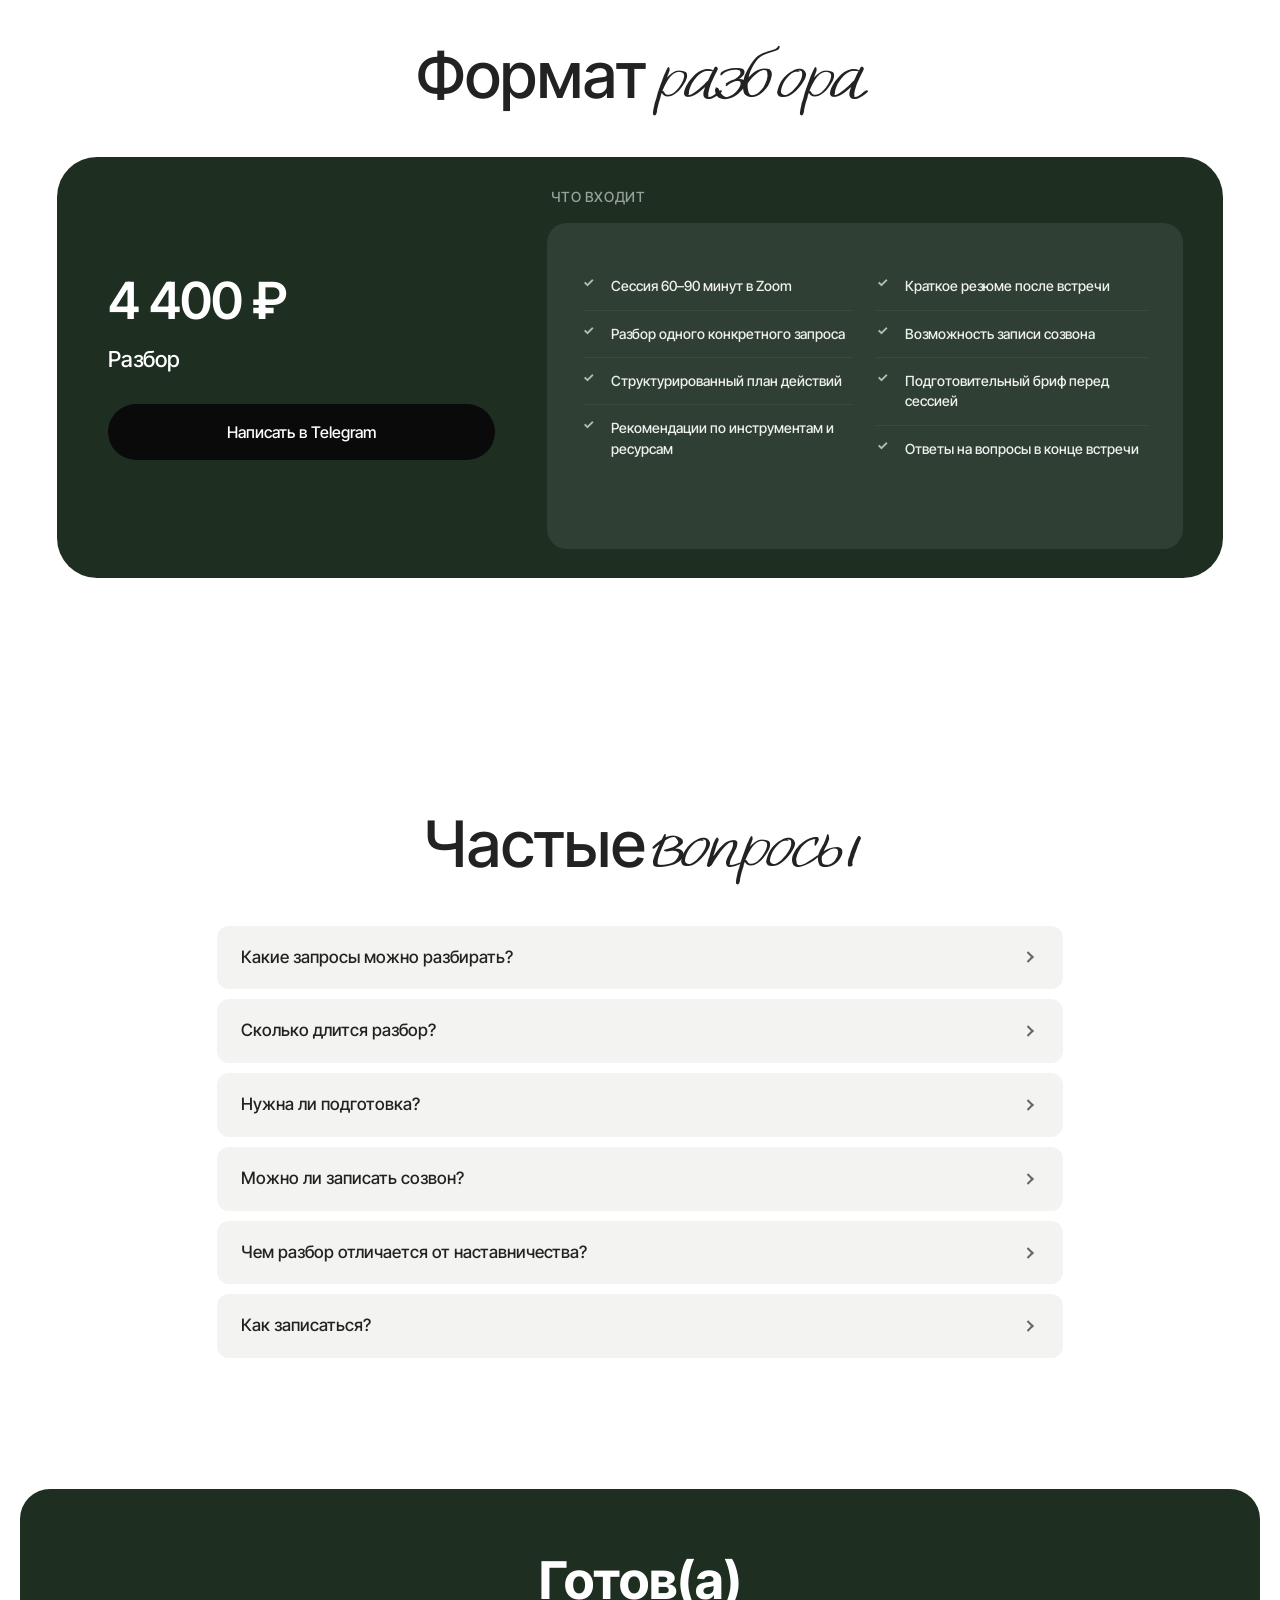
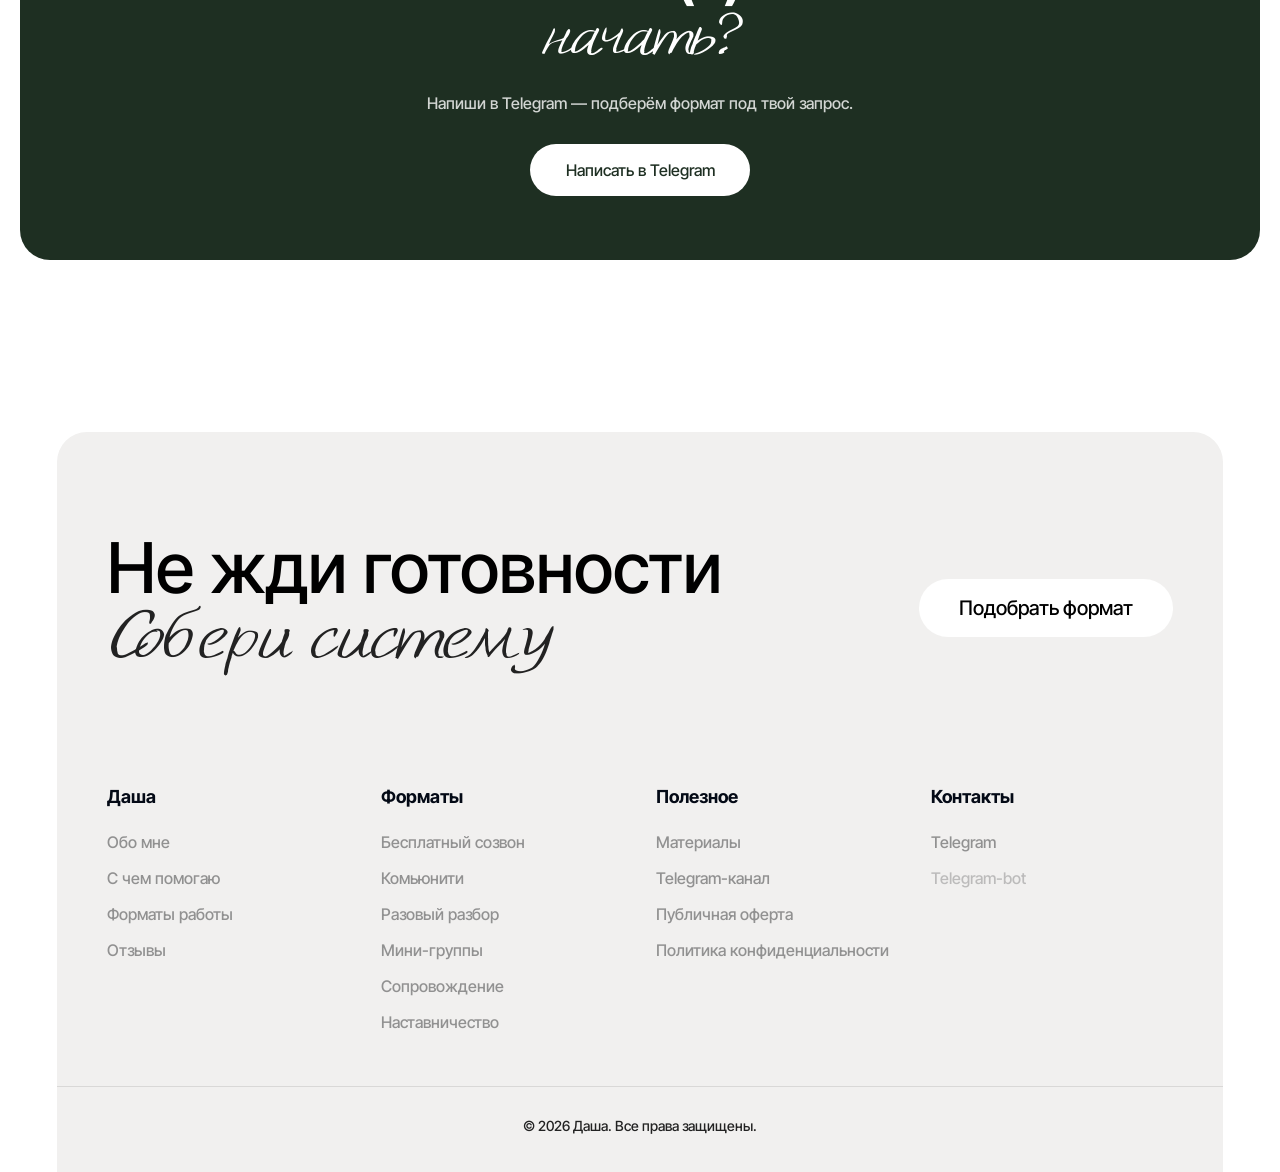
<file: formats/review.html>
<!DOCTYPE html>
<html lang="ru">
<head>
  <!-- Yandex.Metrika counter -->
  <script type="text/javascript">
     (function(m,e,t,r,i,k,a){m[i]=m[i]||function(){(m[i].a=m[i].a||[]).push(arguments)};
     m[i].l=1*new Date();
     for (var j = 0; j < document.scripts.length; j++) {if (document.scripts[j].src === r) { return; }}
     k=e.createElement(t),a=e.getElementsByTagName(t)[0],k.async=1,k.src=r,a.parentNode.insertBefore(k,a)})
     (window, document, "script", "https://mc.yandex.ru/metrika/tag.js", "ym");

     ym(110445798, "init", {
          clickmap:true,
          trackLinks:true,
          accurateTrackBounce:true,
          webvisor:true
     });
  </script>
  <noscript><div><img src="https://mc.yandex.ru/watch/110445798" style="position:absolute; left:-9999px;" alt="" /></div></noscript>
  <!-- /Yandex.Metrika counter -->

  <meta charset="UTF-8">
  <meta name="viewport" content="width=device-width, initial-scale=1.0">
  <link rel="icon" href="/favicon.ico?v=2" sizes="any">
  <link rel="icon" href="/assets/images/favicon-32x32.png?v=2" type="image/png" sizes="32x32">
  <link rel="icon" href="/assets/images/favicon-16x16.png?v=2" type="image/png" sizes="16x16">
  <link rel="apple-touch-icon" href="/assets/images/apple-touch-icon.png?v=2">
  <meta name="description" content="Разбор — формат работы с Дашей.">
  <link rel="canonical" href="https://dariyap.ru/formats/review.html">
  <meta property="og:type" content="website">
  <meta property="og:locale" content="ru_RU">
  <meta property="og:title" content="Разбор — Даша">
  <meta property="og:description" content="Разбор — формат работы с Дашей.">
  <meta property="og:url" content="https://dariyap.ru/formats/review.html">
  <meta property="og:image" content="https://dariyap.ru/assets/images/hero-1.jpg">
  <meta name="twitter:card" content="summary_large_image">
  <meta name="twitter:title" content="Разбор — Даша">
  <meta name="twitter:description" content="Разбор — формат работы с Дашей.">
  <meta name="twitter:image" content="https://dariyap.ru/assets/images/hero-1.jpg">
  <title>Разбор — Даша</title>
  <link rel="stylesheet" href="../css/fonts.css">
  <link rel="stylesheet" href="../css/styles.css">
  <link rel="stylesheet" href="../css/desktop-figma.css">
  <link rel="stylesheet" href="../css/divi-demo.css">
  <link rel="stylesheet" href="../css/page.css?v=3">
</head>
<body class="figma-desktop page-inner">
  <header class="header" id="header">
    <a href="../index.html" class="header__logo"><img src="../assets/images/logo.svg" alt="" width="21" height="21"><span>dariyap</span></a>
    <nav class="header__nav" aria-label="Основное меню">
      <a href="../index.html#about">Обо мне</a>
      <a href="../index.html#formats">Форматы</a>
      <a href="../index.html#reviews">Отзывы</a>
      <a href="../index.html#changes">Кейсы</a>
      <a href="../index.html#blog">Блог</a>
    </nav>
    <a href="https://t.me/daria_ya5" class="header__cta" target="_blank" rel="noopener noreferrer">Связаться</a>
    <button class="header__burger" type="button" aria-label="Открыть меню" aria-expanded="false" id="burger"><span></span><span></span><span></span></button>
  </header>
  <main class="page-main">
    <section class="page-hero">
      <div class="container">
        <nav class="page-breadcrumb" aria-label="Хлебные крошки">
          <a href="../index.html">Главная</a><span aria-hidden="true">/</span>
          <a href="../index.html#formats">Форматы</a><span aria-hidden="true">/</span>
          <span>Разбор</span>
        </nav>
        <h1 class="page-hero__title">Разбор <span class="accent">один запрос — ясность</span></h1>
        <p class="page-hero__lead">Разовая сессия 60–90 минут для одного конкретного запроса и плана действий.</p>
      </div>
    </section>
    <section class="page-section">
      <div class="container page-split">
        <div class="page-split__media"><img src="../assets/images/hero-1.jpg" alt=""></div>
        <div class="page-split__content">
          <h2>Как устроен формат</h2>
          <p>Разовая сессия 60–90 минут для одного конкретного запроса и плана действий. Мы начинаем с короткого созвона, чтобы понять твой запрос и ожидания от работы.</p>
          <p>Формат подходит, если хочешь двигаться системно — с поддержкой, обратной связью и понятными шагами, а не метаться между задачами.</p>
        </div>
      </div>
    </section>
    <section class="page-section page-section--features">
      <div class="container page-features">
        <article class="page-feature">
          <span class="page-feature__stat">90</span>
          <h3>Минут на сессию</h3>
          <p>Достаточно времени, чтобы разобрать запрос и собрать план действий.</p>
        </article>
        <article class="page-feature">
          <span class="page-feature__stat">1</span>
          <h3>Конкретный запрос</h3>
          <p>Фокус на одной задаче — без распыления на десять направлений.</p>
        </article>
        <article class="page-feature">
          <span class="page-feature__stat">100%</span>
          <h3>План после встречи</h3>
          <p>Уходишь с понятными шагами и приоритетами на ближайшие недели.</p>
        </article>
      </div>
    </section>
    <section class="page-section page-section--plan">
      <div class="container">
        <h2 class="section-title section-title--inline page-section__heading"><span class="section-title__main">Формат</span><span class="section-title__accent accent">разбора</span></h2>
        <div class="page-plan">
          <div class="page-plan__aside">
            <p class="page-plan__price">4 400 ₽</p>
            <h3 class="page-plan__name">Разбор</h3>
            <a href="https://t.me/daria_ya5" class="page-plan__btn page-plan__btn--primary" target="_blank" rel="noopener noreferrer">Написать в Telegram</a>
          </div>
          <div class="page-plan__panel">
            <p class="page-plan__panel-title">Что входит</p>
            <div class="page-plan__lists">
              <ul class="page-plan__list">
                <li>Сессия 60–90 минут в Zoom</li>
                <li>Разбор одного конкретного запроса</li>
                <li>Структурированный план действий</li>
                <li>Рекомендации по инструментам и ресурсам</li>
              </ul>
              <ul class="page-plan__list">
                <li>Краткое резюме после встречи</li>
                <li>Возможность записи созвона</li>
                <li>Подготовительный бриф перед сессией</li>
                <li>Ответы на вопросы в конце встречи</li>
              </ul>
            </div>
          </div>
        </div>
      </div>
    </section>
    <section class="page-section page-section--faq">
      <div class="container">
        <h2 class="section-title section-title--inline page-section__heading"><span class="section-title__main">Частые</span><span class="section-title__accent accent">вопросы</span></h2>
        <div class="page-faq">
          <details class="page-faq__item">
            <summary class="page-faq__question">Какие запросы можно разбирать?<span class="page-faq__toggle" aria-hidden="true"></span></summary>
            <div class="page-faq__answer"><p>Карьера, учёба, проекты, продуктивность, выбор направления — один фокус за сессию.</p></div>
          </details>
          <details class="page-faq__item">
            <summary class="page-faq__question">Сколько длится разбор?<span class="page-faq__toggle" aria-hidden="true"></span></summary>
            <div class="page-faq__answer"><p>Обычно 60–90 минут — зависит от глубины запроса.</p></div>
          </details>
          <details class="page-faq__item">
            <summary class="page-faq__question">Нужна ли подготовка?<span class="page-faq__toggle" aria-hidden="true"></span></summary>
            <div class="page-faq__answer"><p>Да, пришлю короткий бриф — так мы сразу перейдём к сути.</p></div>
          </details>
          <details class="page-faq__item">
            <summary class="page-faq__question">Можно ли записать созвон?<span class="page-faq__toggle" aria-hidden="true"></span></summary>
            <div class="page-faq__answer"><p>Да, по договорённости — чтобы вернуться к деталям позже.</p></div>
          </details>
          <details class="page-faq__item">
            <summary class="page-faq__question">Чем разбор отличается от наставничества?<span class="page-faq__toggle" aria-hidden="true"></span></summary>
            <div class="page-faq__answer"><p>Разбор — одна встреча и план. Наставничество — длительная работа с регулярными созвонами.</p></div>
          </details>
          <details class="page-faq__item">
            <summary class="page-faq__question">Как записаться?<span class="page-faq__toggle" aria-hidden="true"></span></summary>
            <div class="page-faq__answer"><p>Напиши в Telegram — согласуем время и формат оплаты.</p></div>
          </details>
        </div>
      </div>
    </section>
    <section class="page-cta">
      <h2>Готов(а) <span class="accent">начать?</span></h2>
      <p>Напиши в Telegram — подберём формат под твой запрос.</p>
      <div class="page-cta__buttons">
        <a href="https://t.me/daria_ya5" class="btn btn--dark" target="_blank" rel="noopener noreferrer">Написать в Telegram</a>
      </div>
    </section>
  </main>
  <footer class="footer" id="footer">
    <div class="container footer__shell">
      <div class="footer__cta-block">
        <h2 class="footer__title"><span>Не жди готовности</span><span class="accent">Собери систему</span></h2>
        <a href="https://t.me/daria_ya5" class="footer__pill-btn" target="_blank" rel="noopener noreferrer">Подобрать формат</a>
      </div>
      <div class="footer__links">
        <div class="footer__col"><h4>Даша</h4><a href="../index.html#about">Обо мне</a><a href="../index.html#topics">С чем помогаю</a><a href="../index.html#formats">Форматы работы</a><a href="../index.html#reviews">Отзывы</a></div>
        <div class="footer__col"><h4>Форматы</h4><a href="consultation.html">Бесплатный созвон</a><a href="community.html">Комьюнити</a><a href="review.html">Разовый разбор</a><a href="group.html">Мини-группы</a><a href="support.html">Сопровождение</a><a href="mentorship.html">Наставничество</a></div>
        <div class="footer__col"><h4>Полезное</h4><a href="../index.html#blog">Материалы</a><a href="https://t.me/dariyapay" target="_blank" rel="noopener noreferrer">Telegram-канал</a><a href="../offer.html">Публичная оферта</a><a href="../privacy.html">Политика конфиденциальности</a></div>
        <div class="footer__col"><h4>Контакты</h4><a href="https://t.me/daria_ya5" class="footer__contact" target="_blank" rel="noopener noreferrer"><span class="footer__contact-icon" aria-hidden="true"></span>Telegram</a><span class="footer__note">Telegram-bot</span></div>
      </div>
      <p class="footer__copy">© 2026 Даша. Все права защищены.</p>
    </div>
  </footer>
  <script src="../js/main.js"></script>
  <script src="../js/page-format.js?v=2"></script>
</body>
</html>
</file>
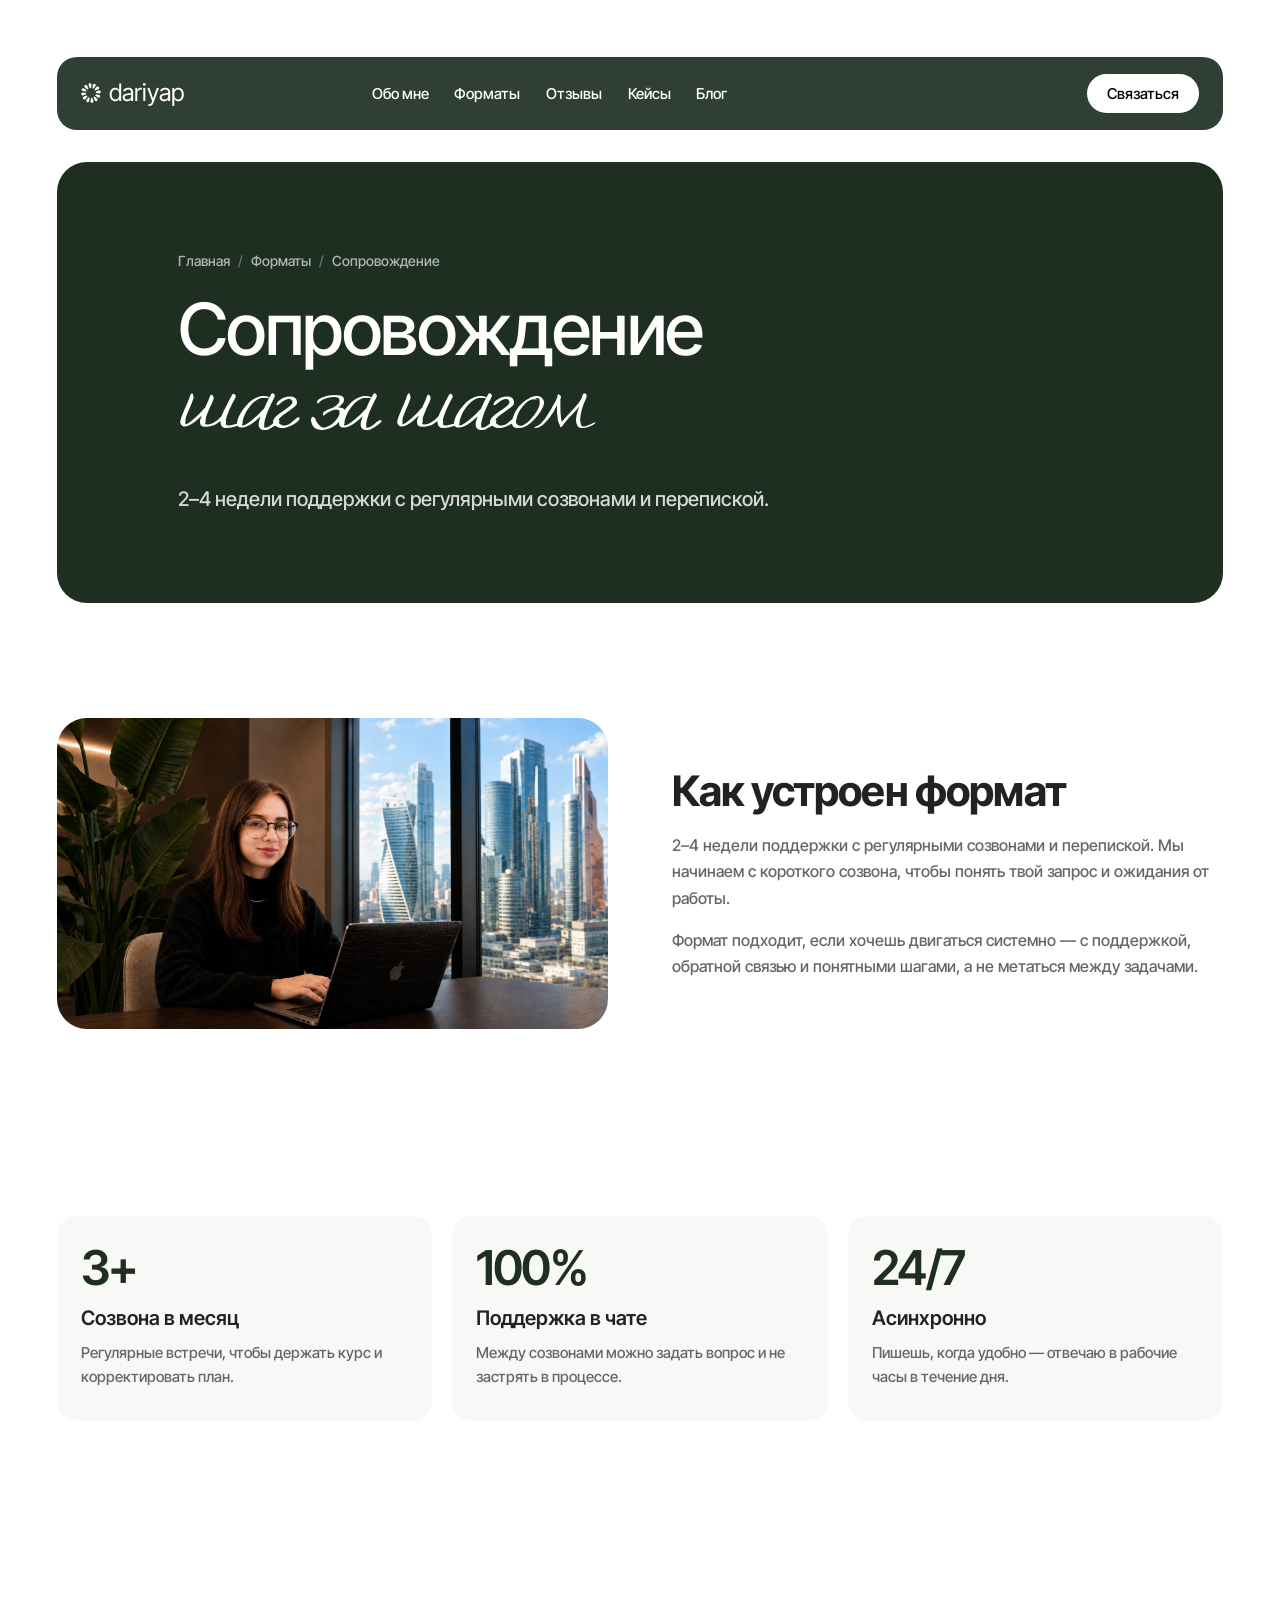
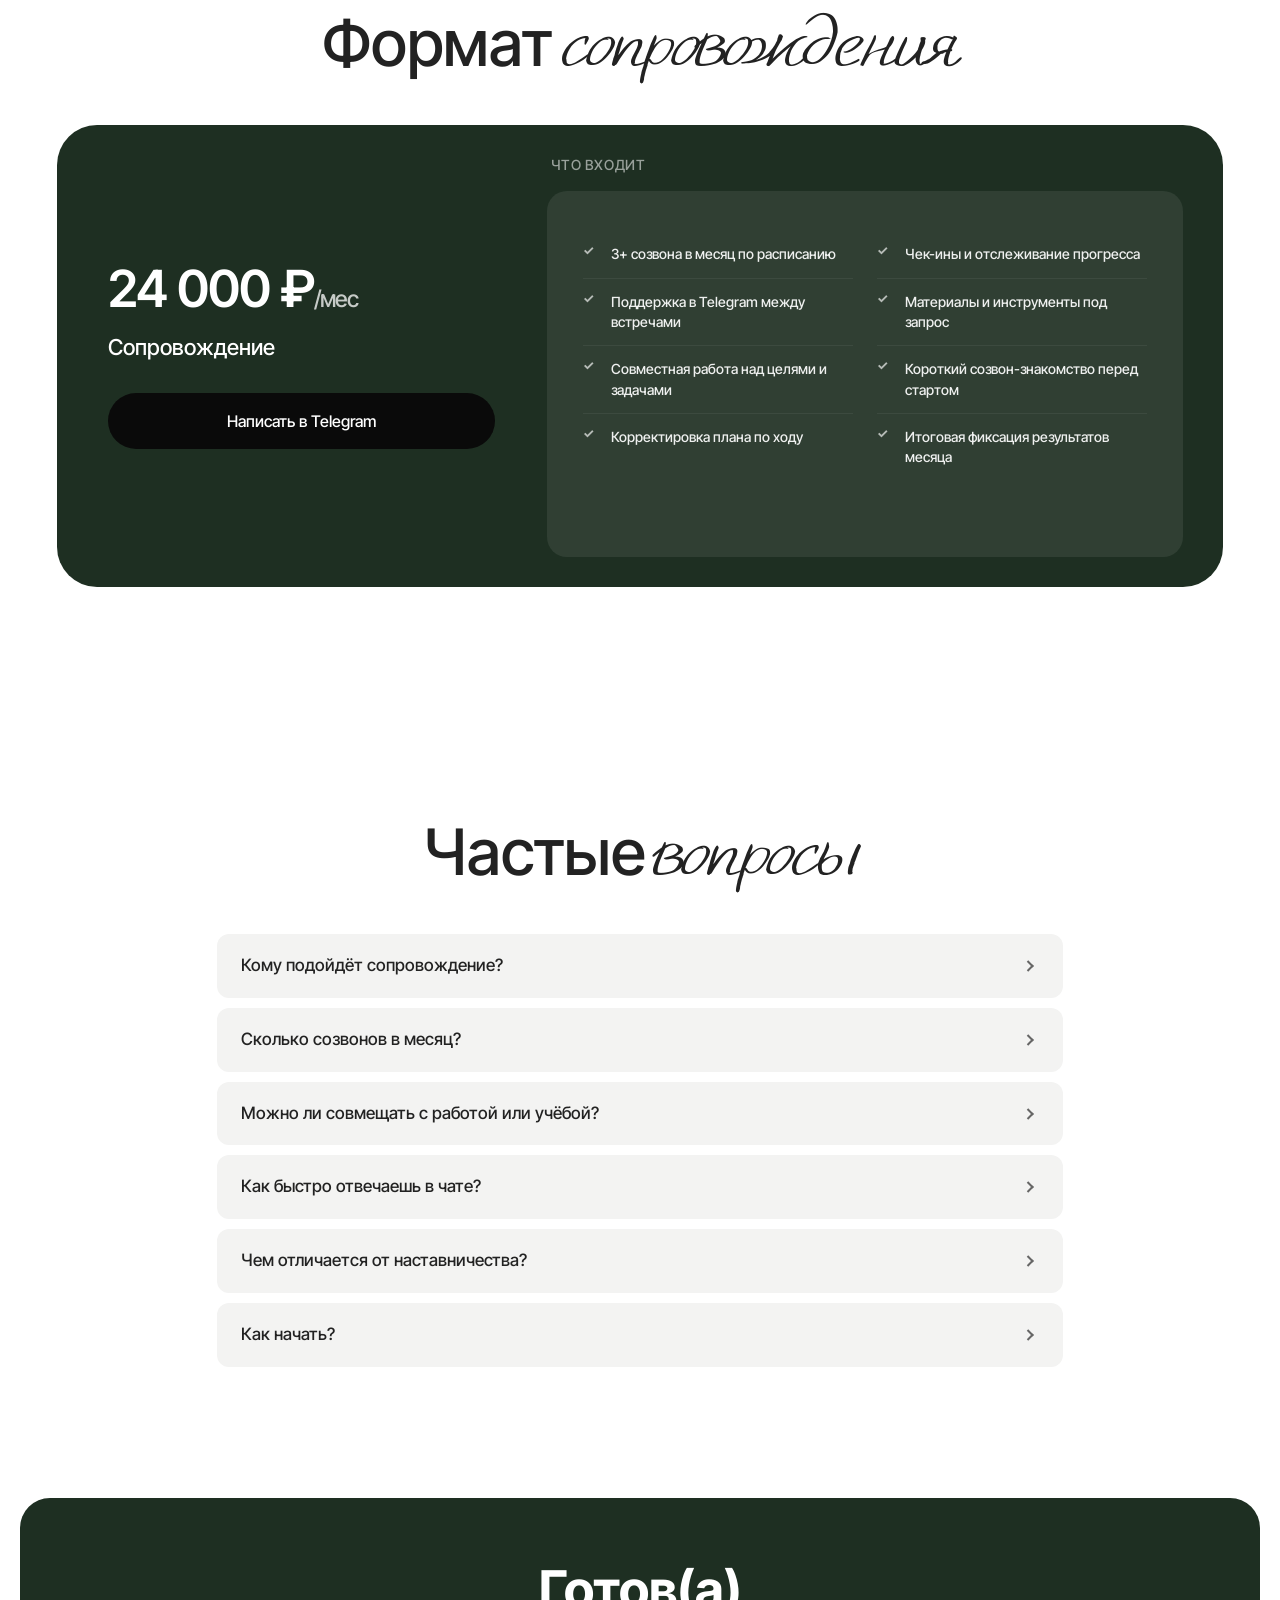
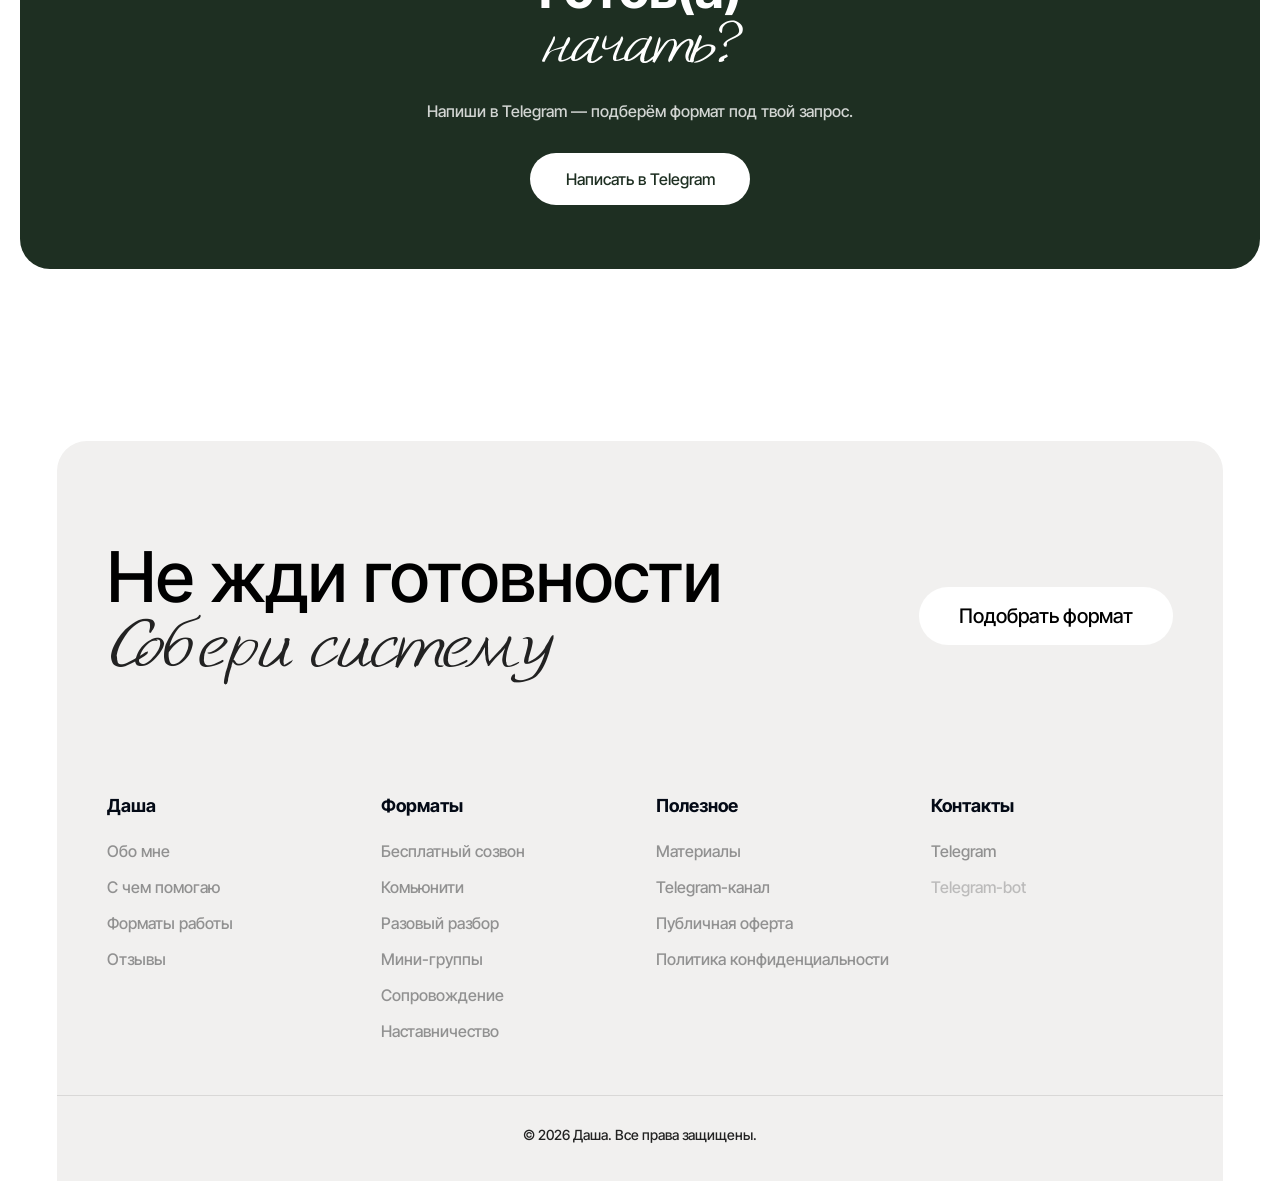
<file: formats/support.html>
<!DOCTYPE html>
<html lang="ru">
<head>
  <!-- Yandex.Metrika counter -->
  <script type="text/javascript">
     (function(m,e,t,r,i,k,a){m[i]=m[i]||function(){(m[i].a=m[i].a||[]).push(arguments)};
     m[i].l=1*new Date();
     for (var j = 0; j < document.scripts.length; j++) {if (document.scripts[j].src === r) { return; }}
     k=e.createElement(t),a=e.getElementsByTagName(t)[0],k.async=1,k.src=r,a.parentNode.insertBefore(k,a)})
     (window, document, "script", "https://mc.yandex.ru/metrika/tag.js", "ym");

     ym(110445798, "init", {
          clickmap:true,
          trackLinks:true,
          accurateTrackBounce:true,
          webvisor:true
     });
  </script>
  <noscript><div><img src="https://mc.yandex.ru/watch/110445798" style="position:absolute; left:-9999px;" alt="" /></div></noscript>
  <!-- /Yandex.Metrika counter -->

  <meta charset="UTF-8">
  <meta name="viewport" content="width=device-width, initial-scale=1.0">
  <link rel="icon" href="/favicon.ico?v=2" sizes="any">
  <link rel="icon" href="/assets/images/favicon-32x32.png?v=2" type="image/png" sizes="32x32">
  <link rel="icon" href="/assets/images/favicon-16x16.png?v=2" type="image/png" sizes="16x16">
  <link rel="apple-touch-icon" href="/assets/images/apple-touch-icon.png?v=2">
  <meta name="description" content="Сопровождение — формат работы с Дашей.">
  <link rel="canonical" href="https://dariyap.ru/formats/support.html">
  <meta property="og:type" content="website">
  <meta property="og:locale" content="ru_RU">
  <meta property="og:title" content="Сопровождение — Даша">
  <meta property="og:description" content="Сопровождение — формат работы с Дашей.">
  <meta property="og:url" content="https://dariyap.ru/formats/support.html">
  <meta property="og:image" content="https://dariyap.ru/assets/images/hero-1.jpg">
  <meta name="twitter:card" content="summary_large_image">
  <meta name="twitter:title" content="Сопровождение — Даша">
  <meta name="twitter:description" content="Сопровождение — формат работы с Дашей.">
  <meta name="twitter:image" content="https://dariyap.ru/assets/images/hero-1.jpg">
  <title>Сопровождение — Даша</title>
  <link rel="stylesheet" href="../css/fonts.css">
  <link rel="stylesheet" href="../css/styles.css">
  <link rel="stylesheet" href="../css/desktop-figma.css">
  <link rel="stylesheet" href="../css/divi-demo.css">
  <link rel="stylesheet" href="../css/page.css?v=3">
</head>
<body class="figma-desktop page-inner">
  <header class="header" id="header">
    <a href="../index.html" class="header__logo"><img src="../assets/images/logo.svg" alt="" width="21" height="21"><span>dariyap</span></a>
    <nav class="header__nav" aria-label="Основное меню">
      <a href="../index.html#about">Обо мне</a>
      <a href="../index.html#formats">Форматы</a>
      <a href="../index.html#reviews">Отзывы</a>
      <a href="../index.html#changes">Кейсы</a>
      <a href="../index.html#blog">Блог</a>
    </nav>
    <a href="https://t.me/daria_ya5" class="header__cta" target="_blank" rel="noopener noreferrer">Связаться</a>
    <button class="header__burger" type="button" aria-label="Открыть меню" aria-expanded="false" id="burger"><span></span><span></span><span></span></button>
  </header>
  <main class="page-main">
    <section class="page-hero">
      <div class="container">
        <nav class="page-breadcrumb" aria-label="Хлебные крошки">
          <a href="../index.html">Главная</a><span aria-hidden="true">/</span>
          <a href="../index.html#formats">Форматы</a><span aria-hidden="true">/</span>
          <span>Сопровождение</span>
        </nav>
        <h1 class="page-hero__title">Сопровождение <span class="accent">шаг за шагом</span></h1>
        <p class="page-hero__lead">2–4 недели поддержки с регулярными созвонами и перепиской.</p>
      </div>
    </section>
    <section class="page-section">
      <div class="container page-split">
        <div class="page-split__media"><img src="../assets/images/hero-1.jpg" alt=""></div>
        <div class="page-split__content">
          <h2>Как устроен формат</h2>
          <p>2–4 недели поддержки с регулярными созвонами и перепиской. Мы начинаем с короткого созвона, чтобы понять твой запрос и ожидания от работы.</p>
          <p>Формат подходит, если хочешь двигаться системно — с поддержкой, обратной связью и понятными шагами, а не метаться между задачами.</p>
        </div>
      </div>
    </section>
    <section class="page-section page-section--features">
      <div class="container page-features">
        <article class="page-feature">
          <span class="page-feature__stat">3+</span>
          <h3>Созвона в месяц</h3>
          <p>Регулярные встречи, чтобы держать курс и корректировать план.</p>
        </article>
        <article class="page-feature">
          <span class="page-feature__stat">100%</span>
          <h3>Поддержка в чате</h3>
          <p>Между созвонами можно задать вопрос и не застрять в процессе.</p>
        </article>
        <article class="page-feature">
          <span class="page-feature__stat">24/7</span>
          <h3>Асинхронно</h3>
          <p>Пишешь, когда удобно — отвечаю в рабочие часы в течение дня.</p>
        </article>
      </div>
    </section>
    <section class="page-section page-section--plan">
      <div class="container">
        <h2 class="section-title section-title--inline page-section__heading"><span class="section-title__main">Формат</span><span class="section-title__accent accent">сопровождения</span></h2>
        <div class="page-plan">
          <div class="page-plan__aside">
            <p class="page-plan__price">24 000 ₽<span class="page-plan__period">/мес</span></p>
            <h3 class="page-plan__name">Сопровождение</h3>
            <a href="https://t.me/daria_ya5" class="page-plan__btn page-plan__btn--primary" target="_blank" rel="noopener noreferrer">Написать в Telegram</a>
          </div>
          <div class="page-plan__panel">
            <p class="page-plan__panel-title">Что входит</p>
            <div class="page-plan__lists">
              <ul class="page-plan__list">
                <li>3+ созвона в месяц по расписанию</li>
                <li>Поддержка в Telegram между встречами</li>
                <li>Совместная работа над целями и задачами</li>
                <li>Корректировка плана по ходу</li>
              </ul>
              <ul class="page-plan__list">
                <li>Чек-ины и отслеживание прогресса</li>
                <li>Материалы и инструменты под запрос</li>
                <li>Короткий созвон-знакомство перед стартом</li>
                <li>Итоговая фиксация результатов месяца</li>
              </ul>
            </div>
          </div>
        </div>
      </div>
    </section>
    <section class="page-section page-section--faq">
      <div class="container">
        <h2 class="section-title section-title--inline page-section__heading"><span class="section-title__main">Частые</span><span class="section-title__accent accent">вопросы</span></h2>
        <div class="page-faq">
          <details class="page-faq__item">
            <summary class="page-faq__question">Кому подойдёт сопровождение?<span class="page-faq__toggle" aria-hidden="true"></span></summary>
            <div class="page-faq__answer"><p>Если нужна регулярная поддержка и accountability, но без формата полного наставничества.</p></div>
          </details>
          <details class="page-faq__item">
            <summary class="page-faq__question">Сколько созвонов в месяц?<span class="page-faq__toggle" aria-hidden="true"></span></summary>
            <div class="page-faq__answer"><p>Обычно 3–4 — зависит от интенсивности и договорённости.</p></div>
          </details>
          <details class="page-faq__item">
            <summary class="page-faq__question">Можно ли совмещать с работой или учёбой?<span class="page-faq__toggle" aria-hidden="true"></span></summary>
            <div class="page-faq__answer"><p>Да, формат как раз для тех, кто двигается параллельно с загруженным графиком.</p></div>
          </details>
          <details class="page-faq__item">
            <summary class="page-faq__question">Как быстро отвечаешь в чате?<span class="page-faq__toggle" aria-hidden="true"></span></summary>
            <div class="page-faq__answer"><p>В рабочие дни — обычно в течение нескольких часов.</p></div>
          </details>
          <details class="page-faq__item">
            <summary class="page-faq__question">Чем отличается от наставничества?<span class="page-faq__toggle" aria-hidden="true"></span></summary>
            <div class="page-faq__answer"><p>Сопровождение — более лёгкий формат с фокусом на поддержку. Наставничество — глубже и интенсивнее.</p></div>
          </details>
          <details class="page-faq__item">
            <summary class="page-faq__question">Как начать?<span class="page-faq__toggle" aria-hidden="true"></span></summary>
            <div class="page-faq__answer"><p>Запишись на бесплатный созвон — обсудим запрос и подберём ритм работы.</p></div>
          </details>
        </div>
      </div>
    </section>
    <section class="page-cta">
      <h2>Готов(а) <span class="accent">начать?</span></h2>
      <p>Напиши в Telegram — подберём формат под твой запрос.</p>
      <div class="page-cta__buttons">
        <a href="https://t.me/daria_ya5" class="btn btn--dark" target="_blank" rel="noopener noreferrer">Написать в Telegram</a>
      </div>
    </section>
  </main>
  <footer class="footer" id="footer">
    <div class="container footer__shell">
      <div class="footer__cta-block">
        <h2 class="footer__title"><span>Не жди готовности</span><span class="accent">Собери систему</span></h2>
        <a href="https://t.me/daria_ya5" class="footer__pill-btn" target="_blank" rel="noopener noreferrer">Подобрать формат</a>
      </div>
      <div class="footer__links">
        <div class="footer__col"><h4>Даша</h4><a href="../index.html#about">Обо мне</a><a href="../index.html#topics">С чем помогаю</a><a href="../index.html#formats">Форматы работы</a><a href="../index.html#reviews">Отзывы</a></div>
        <div class="footer__col"><h4>Форматы</h4><a href="consultation.html">Бесплатный созвон</a><a href="community.html">Комьюнити</a><a href="review.html">Разовый разбор</a><a href="group.html">Мини-группы</a><a href="support.html">Сопровождение</a><a href="mentorship.html">Наставничество</a></div>
        <div class="footer__col"><h4>Полезное</h4><a href="../index.html#blog">Материалы</a><a href="https://t.me/dariyapay" target="_blank" rel="noopener noreferrer">Telegram-канал</a><a href="../offer.html">Публичная оферта</a><a href="../privacy.html">Политика конфиденциальности</a></div>
        <div class="footer__col"><h4>Контакты</h4><a href="https://t.me/daria_ya5" class="footer__contact" target="_blank" rel="noopener noreferrer"><span class="footer__contact-icon" aria-hidden="true"></span>Telegram</a><span class="footer__note">Telegram-bot</span></div>
      </div>
      <p class="footer__copy">© 2026 Даша. Все права защищены.</p>
    </div>
  </footer>
  <script src="../js/main.js"></script>
  <script src="../js/page-format.js?v=2"></script>
</body>
</html>
</file>
<file: css/fonts.css>
@font-face {
  font-family: "Inter Tight";
  src: url("../assets/fonts/InterTight-VariableFont_wght.ttf") format("truetype");
  font-weight: 100 900;
  font-style: normal;
  font-display: swap;
}

@font-face {
  font-family: "Inter Tight";
  src: url("../assets/fonts/InterTight-Black.ttf") format("truetype");
  font-weight: 900;
  font-style: normal;
  font-display: swap;
}

@font-face {
  font-family: "LeoHand";
  src: url("../assets/fonts/LeoHand-Light.ttf") format("truetype");
  font-weight: 300;
  font-style: normal;
  font-display: swap;
}
</file>
<file: css/styles.css>
:root {
  --green-dark: #1e2f22;
  --green-accent: #466d4a;
  --green-light: #e6efe7;
  --green-chat: #c5d1b1;
  --border: #f1f0ef;
  --border-card: #dedddc;
  --text: #222;
  --text-muted: #6f6e6e;
  --text-soft: #666;
  --text-nav: #919191;
  --text-heading: #040a16;
  --white: #fff;
  --black: #000;
  --footer-bg: #f1f0ef;
  --cta-sub: rgba(230, 239, 231, 0.6);

  --font-sans: "Inter Tight", system-ui, sans-serif;
  --font-accent: "LeoHand", cursive;

  --radius-sm: 10px;
  --radius-md: 15px;
  --radius-lg: 20px;
  --radius-xl: 30px;
  --radius-pill: 100px;

  --container: 1470px;
  --gutter: clamp(16px, 4.44vw, 65px);
  --section-pad: clamp(96px, 9vw, 120px);
  --block-gap: 64px;
}

*, *::before, *::after { box-sizing: border-box; }
html { scroll-behavior: smooth; }

body {
  margin: 0;
  font-family: var(--font-sans);
  font-weight: 500;
  font-size: 16px;
  line-height: 1.5;
  color: var(--text);
  background: var(--white);
  -webkit-font-smoothing: antialiased;
}

img { max-width: 100%; height: auto; display: block; }
a { color: inherit; text-decoration: none; }
button { font: inherit; cursor: pointer; border: none; background: none; }
ul { margin: 0; padding: 0; list-style: none; }

.container {
  width: min(var(--container), 100% - var(--gutter) * 2);
  margin-inline: auto;
}

.accent {
  font-family: var(--font-accent);
  font-weight: 300;
}

/* Section titles */
.section-title {
  margin: 0;
  text-align: center;
  letter-spacing: -0.01em;
}

.section-title__main {
  display: block;
  font-size: clamp(36px, 5vw, 70px);
  line-height: 1.1;
  font-weight: 500;
}

.section-title__accent {
  display: block;
  font-size: clamp(48px, 6vw, 86px);
  line-height: 1;
}

.section-title--inline {
  display: flex;
  flex-wrap: wrap;
  align-items: baseline;
  justify-content: center;
  gap: 0.15em 0.35em;
}

.section-title--inline .section-title__main,
.section-title--inline .section-title__accent {
  display: inline;
}

/* Header */
.header {
  position: fixed;
  top: var(--gutter);
  left: var(--gutter);
  right: var(--gutter);
  z-index: 100;
  display: flex;
  align-items: center;
  gap: 16px;
  padding: 12px 24px;
  min-height: 73px;
  background: rgba(0, 0, 0, 0.25);
  backdrop-filter: blur(10px);
  -webkit-backdrop-filter: blur(10px);
  border-radius: var(--radius-lg);
}

.header__logo {
  display: flex;
  align-items: center;
  gap: 8px;
  color: var(--white);
  font-size: 24px;
  font-weight: 400;
  flex-shrink: 0;
}

.header__logo img {
  width: 20px;
  height: 20px;
}

.header__nav {
  display: flex;
  align-items: center;
  justify-content: center;
  gap: clamp(12px, 2vw, 28px);
  margin-left: auto;
  margin-right: auto;
  flex-wrap: wrap;
}

.header__nav a {
  color: var(--white);
  font-size: 15px;
  line-height: 1;
  white-space: nowrap;
}

.header__nav a:hover { opacity: 0.85; }

.header__nav-dropdown {
  display: inline-flex;
  align-items: center;
  gap: 4px;
  color: var(--white);
  font-size: 15px;
}

.header__cta {
  padding: 12px 20px;
  background: var(--white);
  color: var(--black);
  border-radius: 50px;
  font-size: 15px;
  line-height: 1;
  white-space: nowrap;
  flex-shrink: 0;
  margin-left: auto;
  flex-shrink: 0;
}

.header__burger {
  display: none;
  width: 44px;
  height: 44px;
  flex-direction: column;
  justify-content: center;
  gap: 6px;
  padding: 10px;
  margin-left: auto;
}

.header__burger span {
  display: block;
  height: 2px;
  background: var(--white);
  border-radius: 2px;
}

/* Hero */
.hero {
  position: relative;
  min-height: 100svh;
  margin: 0 var(--gutter);
  border-radius: 0 0 var(--radius-xl) var(--radius-xl);
  overflow: hidden;
  --hero-side-inset: clamp(24px, 4vw, 74px);
}

.hero__bg {
  position: absolute;
  inset: 0;
}

.hero__bg img {
  width: 100%;
  height: 100%;
  object-fit: cover;
}

.hero__bg::after {
  content: "";
  position: absolute;
  inset: 0;
  background: linear-gradient(150deg, transparent 0%, rgba(0, 0, 0, 0.28) 60%);
}

.hero__overlay {
  position: absolute;
  inset: 0;
  z-index: 2;
  pointer-events: none;
}

.hero__overlay > * { pointer-events: auto; }

.hero__social {
  position: absolute;
  left: var(--hero-side-inset);
  top: calc(50% - 36px);
  transform: translateY(-50%);
  display: flex;
  flex-direction: column;
  gap: 12px;
  margin: 0;
  padding: 0;
}

.hero__social-link {
  display: block;
  width: 44px;
  height: 44px;
  border-radius: 50%;
  background: transparent;
  box-shadow: none;
  transition: transform 0.25s ease, opacity 0.25s ease;
}

.hero__social-link:hover {
  transform: translateY(-2px);
  opacity: 0.9;
}

.hero__social-link img {
  display: block;
  width: 44px;
  height: 44px;
  object-fit: contain;
}

.hero__scroll {
  position: absolute;
  left: calc(var(--hero-side-inset) + 22px);
  bottom: clamp(64px, 10vh, 120px);
  transform: translateX(-50%);
  color: var(--white);
  text-decoration: none;
}

.hero__scroll-group {
  display: flex;
  flex-direction: column;
  align-items: center;
  gap: 12px;
}

.hero__scroll-label {
  font-size: 16px;
  line-height: 16px;
  text-align: center;
  white-space: nowrap;
}

.hero__scroll-ring {
  width: 44px;
  height: 44px;
  border: 2px solid rgba(255, 255, 255, 0.85);
  border-radius: 50%;
  display: grid;
  place-items: center;
  background: rgba(0, 0, 0, 0.2);
}

.hero__scroll-icon {
  transform: rotate(180deg);
}

.hero__content {
  position: absolute;
  right: clamp(24px, 5vw, 80px);
  bottom: clamp(64px, 10vh, 120px);
  max-width: min(780px, 88%);
  color: var(--white);
  text-align: left;
}

.hero__title {
  margin: 0 0 4px;
  font-weight: 500;
  letter-spacing: -0.01em;
}

.hero__title-line {
  display: block;
  font-size: clamp(42px, 7.5vw, 100px);
  line-height: 1.05;
}

.hero__title-line .accent {
  font-size: clamp(50px, 8vw, 108px);
  display: inline;
}

.hero__link {
  display: inline-block;
  margin-top: 0;
  font-size: clamp(16px, 2vw, 20px);
  text-decoration: underline;
  text-underline-offset: 5px;
}

/* Topics */
.topics {
  padding: var(--section-pad) 0;
}

.topics__panel {
  margin: var(--block-gap) auto 0;
  display: grid;
  grid-template-columns: minmax(200px, 220px) 1.1fr 1fr 1fr;
  gap: 0;
  background: var(--green-light);
  border-radius: var(--radius-lg);
  padding: 30px;
  min-height: 420px;
}

.topics__nav {
  display: flex;
  flex-direction: column;
  gap: 10px;
  padding-right: 16px;
}

.topics__tab {
  text-align: left;
  padding: 14px 20px;
  border-radius: var(--radius-pill);
  font-size: 18px;
  letter-spacing: -0.01em;
  color: var(--text);
  transition: background 0.2s;
}

.topics__tab.is-active { background: var(--white); }

.topics__switch { display: none; }

.topics__detail {
  background: #d4e4d6;
  border-radius: var(--radius-lg);
  padding: 30px;
  display: flex;
  flex-direction: column;
  justify-content: space-between;
  min-height: 360px;
}

.topics__detail-label {
  margin: 0;
  font-size: 20px;
  color: rgba(34, 34, 34, 0.5);
}

.topics__detail-text {
  margin: auto 0 0;
  font-size: 18px;
  font-weight: 400;
  line-height: 1.35;
  color: var(--text);
}

.topics__photo {
  border-radius: var(--radius-lg);
  overflow: hidden;
  min-height: 360px;
}

.topics__photo img {
  width: 100%;
  height: 100%;
  min-height: 360px;
  object-fit: cover;
}

.topics__stat {
  position: relative;
  background: var(--white);
  border-radius: var(--radius-lg);
  padding: 30px;
  display: flex;
  flex-direction: column;
  justify-content: flex-end;
  align-items: flex-start;
  min-height: 360px;
}

.topics__stat-arrow {
  position: absolute;
  top: 28px;
  right: 28px;
  display: flex;
  align-items: center;
  justify-content: center;
  width: 30px;
  height: 30px;
  color: var(--black);
}

.topics__stat-arrow img {
  width: 30px;
  height: 30px;
  flex: none;
  transform: rotate(270deg);
}

.topics__stat-num {
  margin: 0;
  font-size: clamp(56px, 8vw, 80px);
  line-height: 1;
  letter-spacing: -0.05em;
}

.topics__stat-desc {
  margin: 16px 0 0;
  font-size: 18px;
}

.topics__cards {
  margin-top: var(--block-gap);
  display: grid;
  grid-template-columns: repeat(3, 1fr);
  gap: 24px;
}

.topic-card {
  display: flex;
  flex-direction: column;
  align-items: stretch;
  gap: 14px;
  padding: 28px 30px;
  border: none;
  border-radius: var(--radius-lg);
  background: var(--white);
  box-shadow: 0 4px 28px rgba(14, 30, 37, 0.07);
}

.topic-card__head {
  display: flex;
  align-items: center;
  gap: 14px;
}

.topic-card__icon {
  flex: 0 0 40px;
  width: 40px;
  height: 40px;
  object-fit: contain;
}

.topic-card__title {
  margin: 0;
  font-size: 18px;
  font-weight: 600;
  line-height: 1.25;
  letter-spacing: -0.02em;
}

.topic-card__text {
  margin: 0;
  font-size: 14px;
  color: var(--text-soft);
  line-height: 1.65;
}

/* Roles */
.roles {
  padding: calc(var(--section-pad) / 2) 0 var(--section-pad);
  overflow: hidden;
}

.roles__brand {
  display: block;
  margin: 0 auto 20px;
}

.roles .section-title--stack {
  margin-bottom: 0;
}

.roles .section-title--stack .section-title__main,
.roles .section-title--stack .section-title__accent {
  line-height: 1.08;
}

.roles__grid {
  margin-top: var(--block-gap);
  display: grid;
  grid-template-columns: minmax(200px, 280px) minmax(200px, 240px) 1fr;
  gap: clamp(24px, 4vw, 48px);
  align-items: start;
}

.roles__grid > * {
  min-width: 0;
}

.roles__heading {
  margin: 0 0 24px;
  font-size: clamp(28px, 4vw, 40px);
  line-height: 1.2;
  letter-spacing: -0.02em;
  font-weight: 500;
}

.roles__stat-big {
  margin: 0 0 12px;
  font-size: clamp(48px, 6vw, 60px);
  letter-spacing: -0.04em;
  line-height: 1;
}

.roles__stat-desc {
  margin: 0;
  font-size: 14px;
  color: var(--text-muted);
  line-height: 1.6;
  max-width: 220px;
}

.roles__feature {
  padding: 28px 0;
  border-top: 1px solid var(--border);
}

.roles__feature:first-child { border-top: none; padding-top: 0; }

.roles__feature-icon {
  display: block;
  width: 40px;
  height: 40px;
  margin-bottom: 12px;
  object-fit: contain;
}

.roles__feature h4 {
  margin: 0 0 8px;
  font-size: 18px;
}

.roles__feature p {
  margin: 0;
  font-size: 14px;
  color: var(--text-muted);
  line-height: 1.65;
}

.roles__gallery {
  display: flex;
  gap: 24px;
  min-width: 0;
  max-width: 100%;
  overflow-x: auto;
  overflow-y: hidden;
  scroll-snap-type: x mandatory;
  -webkit-overflow-scrolling: touch;
  padding-bottom: 8px;
  scrollbar-width: thin;
}

.roles__gallery img {
  flex: 0 0 min(380px, 70vw);
  height: clamp(400px, 50vh, 563px);
  object-fit: cover;
  border-radius: var(--radius-xl);
  scroll-snap-align: start;
}

.roles__tagline {
  margin: 56px 0 0;
  text-align: center;
  font-size: 14px;
  letter-spacing: 0.2em;
  text-transform: uppercase;
  color: var(--green-dark);
}

/* Changes */
.changes { padding: var(--section-pad) 0; }

.changes__grid {
  margin-top: var(--block-gap);
  display: grid;
  grid-template-columns: 1fr minmax(280px, 416px) 1fr;
  gap: clamp(32px, 5vw, 83px);
  align-items: end;
  max-width: 1249.5px;
  margin-left: auto;
  margin-right: auto;
}

.changes__before {
  grid-column: 1;
  justify-self: end;
  width: min(250px, 100%);
  text-align: left;
  align-self: end;
}

.changes__before img {
  border-radius: var(--radius-md);
  width: 100%;
  aspect-ratio: 250 / 275;
  object-fit: cover;
}

.changes__before p {
  margin-top: 16px;
  font-size: 14px;
  color: var(--text-muted);
  line-height: 1.45;
}

.changes__center {
  grid-column: 2;
  justify-self: center;
  width: 100%;
  max-width: 416px;
  position: relative;
  border-radius: var(--radius-xl);
  overflow: hidden;
  align-self: end;
}

.changes__center img {
  width: 100%;
  aspect-ratio: 416 / 458;
  object-fit: cover;
}

.changes__pill {
  position: absolute;
  left: 50%;
  bottom: 20px;
  transform: translateX(-50%);
  display: inline-flex;
  align-items: center;
  justify-content: center;
  gap: 12px;
  width: min(358px, calc(100% - 32px));
  min-height: 59px;
  height: auto;
  padding: 12px 20px;
  background: var(--white);
  border-radius: var(--radius-pill);
  font-size: 16px;
  line-height: 1.2;
  text-align: center;
  box-shadow: 0 2px 2px rgba(14, 30, 37, 0.12), 0 2px 5px rgba(14, 30, 37, 0.32);
  box-sizing: border-box;
}

.changes__pill span {
  flex: 1 1 auto;
  min-width: 0;
}

.changes__pill-icon {
  display: block;
  width: 24px !important;
  height: 24px !important;
  min-width: 24px;
  max-width: 24px;
  flex: 0 0 24px;
  object-fit: contain;
}

.changes__steps {
  grid-column: 3;
  justify-self: start;
  width: min(250px, 100%);
  display: flex;
  flex-direction: column;
  align-self: end;
}

.changes__step {
  padding: 28px 0;
  text-align: left;
  border-top: 1px solid var(--border);
}

.changes__step:first-child { border-top: none; }

.changes__step h4 {
  margin: 0 0 8px;
  font-size: clamp(36px, 4vw, 50px);
  font-weight: 400;
  letter-spacing: -0.02em;
  text-transform: lowercase;
}

.changes__step p {
  margin: 0;
  font-size: 20px;
  color: var(--text-muted);
}

/* Formats */
.formats { padding: var(--section-pad) 0; }

.formats__block {
  background: var(--green-dark);
  border-radius: var(--radius-xl);
  overflow: visible;
}

.formats__head {
  position: relative;
  padding: clamp(32px, 8vw, 56px) clamp(20px, 6vw, 50px) 24px;
  overflow: visible;
}

.formats__title {
  margin: 0;
  color: var(--white);
  max-width: 560px;
}

.formats__title span:first-child {
  display: block;
  font-size: clamp(36px, 5vw, 70px);
  line-height: 1.1;
  font-weight: 500;
}

.formats__title .accent {
  display: block;
  font-size: clamp(48px, 6vw, 86px);
  line-height: 1;
}

.decor-badge {
  position: absolute;
  z-index: 3;
  pointer-events: none;
  display: block;
  flex: none;
  object-fit: contain;
  width: 120px;
  height: 120px;
  max-width: 180px;
  max-height: 180px;
}

.formats__badge {
  top: -90px;
  right: 40px;
  left: auto;
  width: 180px !important;
  height: 180px !important;
  min-width: 180px;
  max-width: 180px;
  min-height: 180px;
  max-height: 180px;
}

.formats__cards {
  display: grid;
  grid-template-columns: repeat(5, 1fr);
  gap: 16px;
  padding: 0 clamp(20px, 6vw, 50px) 24px;
}

.format-card {
  background: var(--white);
  border-radius: var(--radius-lg);
  padding: 48px 16px 28px;
  text-align: center;
  min-height: 260px;
  display: flex;
  flex-direction: column;
  align-items: center;
  justify-content: space-between;
  color: inherit;
  text-decoration: none;
  transition: transform 0.25s ease, box-shadow 0.25s ease;
}

.format-card:hover {
  transform: translateY(-3px);
  box-shadow: 0 12px 32px rgba(14, 30, 37, 0.1);
}

.format-card h4 {
  margin: 16px 0;
  font-size: 20px;
}

.format-card__arrow {
  width: 30px;
  height: 30px;
  border-radius: 50%;
  background: #f2f2f2;
  display: grid;
  place-items: center;
  color: var(--text-soft);
}

.formats__footer-bar {
  padding: 24px clamp(20px, 6vw, 50px) 32px;
  text-align: center;
  color: rgba(255, 255, 255, 0.8);
  font-size: 15px;
  line-height: 1.6;
}

.formats__footer-bar a {
  color: var(--white);
  text-decoration: underline;
}

.formats__faq {
  margin-top: 28px;
  display: grid;
  grid-template-columns: repeat(3, 1fr);
}

.formats__faq-item {
  width: 100%;
  display: flex;
  align-items: center;
  justify-content: space-between;
  padding: 22px clamp(28px, 2.5vw, 47px) 22px 0;
  font-size: 24px;
  color: var(--green-dark);
  border-bottom: 1px solid var(--border);
  letter-spacing: -0.02em;
  text-decoration: none;
  transition: color 0.2s ease;
}

.formats__faq-item:hover {
  color: var(--green-accent);
}

.formats__faq-chevron {
  color: var(--green-accent);
  font-size: 28px;
  line-height: 1;
}

.formats__faq-col .formats__faq-item:last-child {
  border-bottom: none;
}

/* Process */
.process { padding: var(--section-pad) 0; }

.process__wrap {
  margin-top: var(--block-gap);
  padding: 32px;
  border-radius: var(--radius-xl);
  background: linear-gradient(180deg, var(--white), var(--green-light));
}

.process__grid {
  display: grid;
  grid-template-columns: repeat(3, 1fr);
  gap: 36px;
}

.process-card {
  background: var(--white);
  border-radius: var(--radius-xl);
  padding: 24px 32px;
}

.process-card__num {
  margin: 0 0 18px;
  font-size: 40px;
  font-weight: 700;
  color: var(--green-accent);
  line-height: 40px;
}

.process-card h4 {
  margin: 0 0 12px;
  font-size: 18px;
}

.process-card p {
  margin: 0;
  font-size: 16px;
  color: var(--text-muted);
  line-height: 1.7;
}

/* Reviews */
.reviews { padding: var(--section-pad) 0; }

.reviews__layout {
  display: grid;
  grid-template-columns: 1.05fr 1fr;
  gap: 32px;
  align-items: start;
  margin-top: 0;
}

.reviews__feature {
  position: relative;
  background: var(--green-dark);
  border-radius: var(--radius-xl);
  overflow: hidden;
}

.reviews__screenshot {
  display: block;
  width: 100%;
  height: auto;
  object-fit: cover;
  object-position: top center;
  position: relative;
  z-index: 1;
}

.reviews__badge {
  display: none;
  position: absolute;
  z-index: 3;
  pointer-events: none;
  width: 120px !important;
  height: 120px !important;
  min-width: 120px;
  max-width: 120px;
  min-height: 120px;
  max-height: 120px;
}

.reviews__title {
  margin: 0;
  padding: 24px 32px 32px;
  color: var(--white);
  background: transparent;
  position: relative;
  z-index: 2;
}

.reviews__title span:first-child {
  display: block;
  font-size: clamp(36px, 5vw, 70px);
  line-height: 1.05;
  font-weight: 500;
}

.reviews__title .accent {
  display: block;
  font-size: clamp(48px, 6vw, 86px);
  line-height: 0.95;
  margin-top: -0.08em;
}

.review-item {
  border-bottom: 1px solid var(--border);
}

.review-item__head {
  width: 100%;
  display: flex;
  align-items: flex-start;
  gap: 16px;
  padding: 20px 0;
  text-align: left;
}

.review-item__toggle {
  width: 43px;
  height: 43px;
  border-radius: 0;
  background: transparent;
  display: block;
  flex-shrink: 0;
  padding: 0;
}

.review-item__toggle img {
  width: 43px;
  height: 43px;
  display: block;
  object-fit: contain;
}

.review-item.is-open .review-item__toggle {
  background: transparent;
}

.review-item__meta {
  flex: 1;
  min-width: 0;
}

.review-item__tag {
  display: block;
  font-size: 18px;
  color: var(--green-accent);
  margin-bottom: 8px;
}

.review-item__title {
  display: block;
  font-size: 18px;
  font-weight: 600;
  color: var(--black);
  line-height: 1.3;
}

.review-item__body {
  padding: 0 0 24px 59px;
}

.review-item__body p {
  margin: 0;
  font-size: 16px;
  color: var(--text-muted);
  line-height: 1.7;
}

.review-item__body[hidden] {
  display: none;
}

/* Mission */
.mission { padding: var(--section-pad) 0; }

.mission__layout {
  margin-top: var(--block-gap);
  display: grid;
  grid-template-columns: minmax(120px, 195px) 1fr minmax(120px, 195px);
  gap: clamp(16px, 4vw, 48px);
  align-items: start;
}

.mission__photo {
  border-radius: var(--radius-md);
  aspect-ratio: 3 / 4;
  object-fit: cover;
  width: 100%;
}

.mission__photo--left {
  align-self: start;
  margin-top: -36px;
}

.mission__photo--right {
  align-self: end;
}

.mission__center { text-align: center; }

.mission__text {
  margin: 0 auto 24px;
  max-width: 720px;
  font-size: clamp(18px, 2.5vw, 20px);
  line-height: 1.8;
  color: var(--green-dark);
}

.mission__label {
  margin: 0;
  font-size: 12px;
  letter-spacing: 0.35em;
  text-transform: uppercase;
  color: var(--text-muted);
}

.mission__signature {
  margin: 28px auto 0;
  max-width: 246px;
}

/* CTA */
.cta { padding: var(--section-pad) 0; }

.cta__box {
  background: var(--green-dark);
  border-radius: var(--radius-xl);
  padding: clamp(40px, 6vw, 64px) clamp(24px, 6vw, 64px);
  text-align: center;
  color: var(--white);
}

.cta__title span:first-child {
  display: block;
  font-size: clamp(36px, 5vw, 70px);
  line-height: 1.15;
  font-weight: 500;
}

.cta__title .accent {
  font-size: clamp(48px, 6vw, 86px);
  line-height: 1.1;
}

.cta__desc {
  max-width: 640px;
  margin: 20px auto 32px;
  color: var(--cta-sub);
  font-size: 16px;
  line-height: 1.55;
}

.cta__buttons {
  display: flex;
  flex-wrap: wrap;
  gap: 16px;
  justify-content: center;
}

.btn {
  display: inline-flex;
  align-items: center;
  justify-content: center;
  min-width: 220px;
  padding: 16px 28px;
  border-radius: var(--radius-sm);
  font-size: 18px;
}

.btn--dark { background: var(--black); color: var(--white); }
.btn--light { background: var(--white); color: var(--black); }

/* Blog */
.blog { padding: var(--section-pad) 0; overflow: hidden; }

.blog__track-wrap {
  margin-top: var(--block-gap);
  overflow: hidden;
}

.blog__track {
  display: flex;
  gap: 30px;
}

.blog-card {
  flex: 0 0 min(397px, 88vw);
  display: block;
  border: 1px solid var(--border-card);
  border-radius: var(--radius-lg);
  overflow: hidden;
  background: var(--white);
  color: inherit;
  text-decoration: none;
}

.blog-card__img {
  position: relative;
  margin: 15px;
  border-radius: var(--radius-lg);
  overflow: hidden;
  height: 380px;
}

.blog-card__img > img {
  width: 100%;
  height: 100%;
  object-fit: cover;
}

.blog-card__date {
  position: absolute;
  top: 16px;
  right: 16px;
  color: var(--white);
  text-align: right;
  font-size: 11px;
  line-height: 1.2;
}

.blog-card__date strong {
  display: block;
  font-size: 24px;
  font-weight: 500;
}

.blog-card__by {
  position: absolute;
  left: 20px;
  bottom: 20px;
  display: flex;
  align-items: center;
  gap: 8px;
  color: #f1f1f1;
  font-size: 14px;
  font-weight: 400;
}

.blog-card__by img {
  width: 24px;
  height: 24px;
  border-radius: 50%;
  object-fit: cover;
}

.blog-card__tag {
  margin: 0 15px 8px;
  font-size: 14px;
  color: var(--green-accent);
}

.blog-card h3 {
  margin: 0 15px 24px;
  font-size: 23px;
  line-height: 1.5;
  letter-spacing: -0.02em;
  font-weight: 500;
}

.blog__nav {
  display: flex;
  justify-content: flex-end;
  gap: 12px;
  margin-top: 24px;
}

.blog__nav button {
  width: 48px;
  height: 48px;
  border-radius: 50%;
  background: var(--green-dark);
  color: var(--white);
  font-size: 22px;
}

/* Charity */
.charity {
  padding: 0 0 var(--section-pad);
  overflow: visible;
}

.charity .container {
  overflow: visible;
}

.charity__box {
  position: relative;
  display: flex;
  align-items: center;
  gap: clamp(24px, 4vw, 48px);
  background: var(--green-dark);
  border-radius: var(--radius-xl);
  padding: clamp(28px, 4vw, 40px) clamp(28px, 5vw, 56px) 0;
  color: var(--white);
  overflow: visible;
}

.charity__media {
  flex: none;
  align-self: flex-end;
  margin: 0;
  line-height: 0;
}

.charity__media img {
  display: block;
  height: clamp(170px, 20vw, 240px);
  width: auto;
  object-fit: contain;
  object-position: bottom center;
}

.charity__content {
  flex: 1;
  max-width: 820px;
  padding-bottom: clamp(28px, 4vw, 40px);
}

.charity__title {
  margin: 0 0 clamp(16px, 2vw, 24px);
  text-align: left;
  color: var(--white);
}

.charity__title .section-title__main {
  font-size: clamp(28px, 3.2vw, 46px);
  line-height: 1.1;
  font-weight: 500;
  color: var(--white);
}

.charity__title .section-title__accent {
  font-size: clamp(34px, 3.8vw, 55px);
  line-height: 1;
  color: var(--white);
}

.charity__desc {
  margin: 0;
  font-size: clamp(16px, 2vw, 20px);
  line-height: 1.55;
  color: var(--white);
}

.charity__desc a {
  color: var(--white);
  text-decoration: underline;
  text-underline-offset: 4px;
}

.charity__desc a:hover {
  opacity: 0.85;
}

/* Footer */
.footer {
  padding: var(--gutter) 0 0;
  margin-bottom: 0;
}

.footer {
  background: var(--white);
}

.footer__shell {
  background: var(--footer-bg);
  border-radius: var(--radius-xl) var(--radius-xl) 0 0;
  overflow: hidden;
}

.footer__cta-block {
  display: flex;
  flex-wrap: wrap;
  align-items: center;
  justify-content: space-between;
  gap: 24px;
  padding: clamp(40px, 6vw, 80px) clamp(24px, 5vw, 50px);
}

.footer__title span:first-child {
  display: block;
  font-size: clamp(40px, 6vw, 70px);
  line-height: 1.1;
  font-weight: 500;
  color: var(--black);
}

.footer__title .accent {
  font-size: clamp(48px, 6vw, 86px);
  line-height: 1.05;
  letter-spacing: 0.02em;
}

.footer__pill-btn {
  padding: 14px 40px;
  background: var(--white);
  border-radius: var(--radius-pill);
  font-size: 20px;
  color: var(--black);
}

.footer__links {
  display: grid;
  grid-template-columns: repeat(4, 1fr);
  gap: 32px;
  padding: 0 clamp(24px, 5vw, 50px) 40px;
}

.footer__col h4 {
  margin: 0 0 20px;
  font-size: 18px;
  color: var(--text-heading);
}

.footer__col a {
  display: block;
  margin-bottom: 12px;
  font-size: 16px;
  color: var(--text-nav);
}

.footer__col a:hover { color: var(--text); }

.footer__contact {
  display: flex;
  align-items: center;
  gap: 10px;
}

.footer__contact-icon {
  width: 18px;
  height: 18px;
  border-radius: 3px;
  background: var(--text-soft);
  flex-shrink: 0;
}

.footer__copy {
  margin: 0;
  padding: 28px 50px 36px;
  border-top: 1px solid rgba(0, 0, 0, 0.1);
  text-align: center;
  font-size: 14px;
}

/* FAB */
.fab {
  position: fixed;
  right: 24px;
  bottom: 24px;
  z-index: 90;
  width: 50px;
  height: 50px;
  border-radius: 50%;
  background: var(--green-dark);
  color: var(--white);
  display: grid;
  place-items: center;
  box-shadow: 0 4px 20px rgba(0, 0, 0, 0.2);
  opacity: 0;
  visibility: hidden;
  pointer-events: none;
  transform: translateY(12px);
  transition:
    opacity 0.3s ease,
    visibility 0.3s ease,
    transform 0.3s ease;
}

.fab.is-visible {
  opacity: 1;
  visibility: visible;
  pointer-events: auto;
  transform: translateY(0);
}

/* Responsive */
@media (max-width: 1200px) {
  .topics__panel {
    grid-template-columns: 200px 1fr 1fr;
  }
  .topics__stat { grid-column: 2 / -1; }

  .roles__grid {
    grid-template-columns: 1fr 1fr;
  }
  .roles__gallery {
    grid-column: 1 / -1;
  }

  .formats__cards { grid-template-columns: repeat(3, 1fr); }

  .changes__grid {
    grid-template-columns: 1fr 1.2fr;
  }
  .changes__steps {
    grid-column: 1 / -1;
    flex-direction: row;
    flex-wrap: wrap;
  }
  .changes__step {
    flex: 1 1 180px;
    border-top: none;
    border-left: 1px solid var(--border);
  }
  .changes__step:first-child { border-left: none; }
}

@media (max-width: 992px) {
  :root {
    --section-pad: clamp(56px, 8vw, 80px);
    --block-gap: 40px;
  }

  .header {
    flex-wrap: wrap;
    min-height: auto;
    padding: 16px 20px;
  }

  .header__nav,
  .header__cta { display: none; }

  .header__burger { display: flex; }

  .header.is-open .header__nav {
    display: flex;
    flex-direction: column;
    align-items: flex-start;
    width: 100%;
    order: 4;
    margin: 12px 0 0;
    padding-top: 16px;
    border-top: 1px solid rgba(255, 255, 255, 0.15);
    justify-self: stretch;
  }

  .header.is-open .header__cta {
    display: inline-flex;
    order: 5;
    margin-top: 8px;
    justify-self: start;
  }

  .topics__panel { grid-template-columns: 1fr; padding: 16px; gap: 12px; }
  .topics__nav { display: none; }
  .topics__switch {
    display: flex;
    align-items: center;
    justify-content: space-between;
    gap: 12px;
    background: var(--white);
    border-radius: var(--radius-md, 16px);
    padding: 8px 8px 8px 20px;
  }
  .topics__switch-name {
    flex: 1;
    text-align: center;
    font-size: 17px;
    font-weight: 600;
    letter-spacing: -0.01em;
    color: var(--text, #222);
  }
  .topics__arrow {
    flex: none;
    width: 44px;
    height: 44px;
    border-radius: 50%;
    background: var(--black, #111);
    color: var(--white, #fff);
    display: grid;
    place-items: center;
    cursor: pointer;
    transition: transform 0.15s ease, opacity 0.15s ease;
  }
  .topics__arrow:active { transform: scale(0.92); }
  .topics__detail-label { display: none; }
  .topics__detail,
  .topics__photo,
  .topics__stat { grid-column: auto; }

  .formats__badge { display: none; }

  .roles__grid { grid-template-columns: 1fr; }
  .formats__cards { grid-template-columns: repeat(2, 1fr); }
  .formats__faq { display: none; }
  .process__grid { grid-template-columns: 1fr 1fr; }
  .reviews__layout { grid-template-columns: 1fr; }
  .mission__layout { grid-template-columns: 1fr; }
  .mission__photo { display: none; }
  .footer__links { grid-template-columns: 1fr 1fr; }
}

@media (max-width: 640px) {
  :root {
    --section-pad: 52px;
    --block-gap: 28px;
    --gutter: 16px;
  }

  .hero__content { left: 20px; right: 20px; }
  .hero__bg img { object-position: 38% center; }
  .hero__scroll { display: none; }
  .hero__social { left: 20px; gap: 10px; }
  .hero__social-link { width: 44px; height: 44px; border-radius: 50%; }
  .hero__title-line { font-size: clamp(32px, 10vw, 42px); }
  .hero__title-line .accent { font-size: clamp(38px, 11vw, 50px); }

  /* Section titles — smaller floor so headings don't dominate a phone screen */
  .section-title__main,
  .formats__title span:first-child,
  .reviews__title span:first-child,
  .cta__title span:first-child {
    font-size: clamp(24px, 7.5vw, 36px);
  }
  .section-title__accent,
  .formats__title .accent,
  .reviews__title .accent,
  .cta__title .accent {
    font-size: clamp(30px, 8.5vw, 44px);
  }
  .footer__title span:first-child { font-size: clamp(28px, 8.5vw, 40px); }
  .footer__title .accent { font-size: clamp(34px, 9.5vw, 46px); }

  /* Topics */
  .topics__panel { padding: 12px; gap: 10px; }
  .topics__nav { gap: 8px; padding-bottom: 4px; }
  .topics__tab { padding: 10px 16px; font-size: 14px; }
  .topics__detail { padding: 20px; min-height: auto; gap: 16px; }
  .topics__detail-label { font-size: 15px; }
  .topics__detail-text { font-size: 15px; margin-top: 0; }
  .topics__photo { min-height: 0; aspect-ratio: 4 / 3; }
  .topics__photo img { min-height: 0; height: 100%; }
  .topics__stat { padding: 22px 20px; min-height: auto; }
  .topics__stat-arrow { top: 20px; right: 20px; }
  .topics__stat-num { font-size: clamp(44px, 14vw, 60px); }
  .topics__stat-desc { font-size: 14px; margin-top: 10px; }
  .topics__cards { grid-template-columns: 1fr; margin-top: 28px; gap: 14px; }
  .topic-card { padding: 20px 22px; }
  .topic-card__icon { width: 32px; height: 32px; flex-basis: 32px; }
  .topic-card__title { font-size: 16px; }
  .topic-card__text { font-size: 13px; }

  /* Roles — drop the “Работаю с разными сферами” heading; keep three equal cards */
  .roles__brand { width: 140px; height: auto; margin-bottom: 12px; }
  .roles__grid { margin-top: 28px; gap: 12px; }
  .roles__heading { display: none; }
  .roles__col-text {
    display: grid;
    grid-template-columns: auto 1fr;
    align-items: center;
    column-gap: 16px;
    padding: 18px 20px;
    background: var(--green-light, #e6efe7);
    border-radius: 18px;
  }
  .roles__stat-big { grid-column: 1; align-self: center; margin: 0; font-size: clamp(40px, 12vw, 52px); line-height: 0.9; }
  .roles__stat-desc { grid-column: 2; align-self: center; margin: 0; font-size: 13px; line-height: 1.45; max-width: none; color: var(--text-soft); }
  .roles__col-features { display: grid; gap: 12px; }
  .roles__feature {
    padding: 16px 18px;
    border-top: none;
    background: var(--green-light, #e6efe7);
    border-radius: 18px;
    display: grid;
    grid-template-columns: auto 1fr;
    column-gap: 14px;
    row-gap: 5px;
    align-items: start;
  }
  .roles__feature:first-child { padding-top: 16px; }
  .roles__feature-icon { grid-row: 1 / span 2; width: 30px; height: 30px; margin: 2px 0 0; }
  .roles__feature h4 { grid-column: 2; margin: 0; font-size: 16px; }
  .roles__feature p { grid-column: 2; margin: 0; font-size: 12.5px; line-height: 1.45; color: var(--text-soft); }
  .roles__gallery img { flex-basis: min(280px, 72vw); height: clamp(260px, 62vw, 340px); }
  .roles__tagline { font-size: 12px; letter-spacing: 0.12em; margin-top: 28px; }

  /* Changes */
  .changes__before,
  .changes__center,
  .changes__steps {
    grid-column: 1 / -1;
    justify-self: center;
    align-self: auto;
    width: 100%;
    max-width: 300px;
  }
  .changes__before p { font-size: 13px; margin-top: 12px; }
  .changes__pill {
    width: calc(100% - 20px);
    min-height: auto;
    padding: 12px 18px;
    gap: 12px;
    font-size: 12.5px;
    line-height: 1.25;
  }
  .changes__pill-icon {
    width: 18px !important;
    height: 18px !important;
    min-width: 18px;
    max-width: 18px;
    flex: 0 0 18px;
  }
  .changes__steps { flex-direction: column; max-width: 300px; }
  .changes__step { flex: 0 0 auto; border-left: none; border-top: 1px solid var(--border); padding: 14px 0; }
  .changes__step:first-child { border-top: none; padding-top: 0; }
  .changes__step:last-child { padding-bottom: 0; }
  .changes__step h4 { font-size: clamp(22px, 6.5vw, 26px); margin-bottom: 4px; }
  .changes__step p { font-size: 13px; line-height: 1.4; }

  /* Formats — the card grid duplicates the compact FAQ list below it, so drop it on phones */
  .formats__cards { display: none; }
  .formats__head { padding: 28px 20px 20px; }
  .formats__footer-bar { padding: 20px 20px 28px; font-size: 13px; text-align: left; }
  .formats__faq { display: grid; grid-template-columns: 1fr; margin-top: 8px; }
  .formats__faq-item { font-size: 16px; padding: 16px 20px; }
  .formats__faq-col .formats__faq-item:last-child { border-bottom: 1px solid var(--border); }
  .formats__faq-col:last-child .formats__faq-item:last-child { border-bottom: none; }
  .formats__faq-chevron { font-size: 20px; }

  .process__wrap { padding: 16px; }
  .process__grid { grid-template-columns: 1fr; gap: 12px; }
  .process-card { padding: 20px 22px; }
  .process-card__num { font-size: 32px; line-height: 1; margin-bottom: 10px; }

  .reviews__title { padding: 20px 20px 24px; }
  .review-item__head { gap: 12px; padding: 16px 0; }
  .review-item__body { padding-left: 55px; padding-bottom: 20px; }

  /* Mission — extra air after reviews + reintroduce the two photos at a small size */
  .mission { padding-top: calc(var(--section-pad) + 22px); }
  .mission__layout {
    margin-top: 28px;
    display: grid;
    grid-template-columns: 1fr 1fr;
    grid-template-areas: "l r" "c c";
    gap: 12px;
    align-items: stretch;
    max-width: 300px;
    margin-left: auto;
    margin-right: auto;
  }
  .mission__photo {
    display: block;
    width: 100%;
    margin: 0;
    aspect-ratio: 3 / 4;
    max-height: 178px;
  }
  .mission__photo--left { grid-area: l; margin-top: 0; align-self: stretch; }
  .mission__photo--right { grid-area: r; align-self: stretch; }
  .mission__center { grid-area: c; margin-top: 24px; }
  .mission__text { font-size: 16px; line-height: 1.7; margin-bottom: 18px; }
  .mission__signature { margin-top: 20px; max-width: 200px; }

  .blog__track { gap: 16px; }
  .blog-card__img { height: 300px; }
  .blog-card h3 { font-size: 19px; margin-bottom: 18px; }
  .blog__nav { margin-top: 20px; }

  .cta__buttons { flex-direction: column; align-items: stretch; }
  .charity__box {
    flex-direction: column;
    align-items: stretch;
    text-align: left;
    gap: 22px;
    padding: 30px 24px 0;
  }
  .charity__content { order: -1; padding-bottom: 0; max-width: none; }
  .charity__title { text-align: left; }
  .charity__desc { text-align: left; }
  .charity__media { order: 1; align-self: center; margin: 0; }
  .charity__media img { height: clamp(190px, 46vw, 240px); }

  /* Footer */
  .footer__cta-block { flex-direction: column; align-items: flex-start; padding: 32px 20px; gap: 16px; }
  .footer__pill-btn { font-size: 14px; padding: 12px 26px; }
  .footer__links { grid-template-columns: 1fr 1fr; gap: 28px 16px; padding: 0 20px 32px; }
  .footer__col { min-width: 0; }
  .footer__col h4 { font-size: 14px; margin-bottom: 10px; }
  .footer__col a { font-size: 13px; margin-bottom: 8px; overflow-wrap: break-word; }
  .footer__contact { font-size: 13px; }
  .footer__note { font-size: 13px; }
  .footer__copy { font-size: 11px; padding: 18px 20px 22px; }
}
</file>
<file: css/desktop-figma.css>
/**
 * Pixel-perfect desktop layout — Figma node 4422:645 @ 1470px
 */

@media (min-width: 1470px) {
  body.figma-desktop {
    min-width: 1470px;
  }

  body.figma-desktop img {
    max-width: none;
  }

  body.figma-desktop img.changes__pill-icon {
    width: 24px !important;
    height: 24px !important;
    min-width: 24px;
    max-width: 24px;
  }

  body.figma-desktop img.decor-badge {
    object-fit: contain;
    flex: none;
  }

  body.figma-desktop .formats__badge {
    width: 180px !important;
    height: 180px !important;
    min-width: 180px;
    max-width: 180px;
    min-height: 180px;
    max-height: 180px;
  }

  body.figma-desktop .reviews__badge {
    display: block;
    top: 238px;
    left: 32px;
    right: auto;
    transform: none;
  }

  body.figma-desktop .page {
    width: 1470px;
    margin: 0 auto;
    overflow: hidden;
  }

  body.figma-desktop .container {
    width: 1249.5px;
    max-width: none;
    margin-left: auto;
    margin-right: auto;
    padding-left: 0;
    padding-right: 0;
  }

  /* —— Header (Overlay 1339.5×96 @ 65.25, 30) —— */
  body.figma-desktop .header {
    top: 24px;
    left: 50%;
    right: auto;
    transform: translateX(-50%);
    width: 1249.5px;
    max-width: calc(100% - 40px);
    min-height: 73px;
    height: auto;
    padding: 12px 24px;
    gap: 20px;
    border-radius: 20px;
    background: rgba(0, 0, 0, 0.2) !important;
  }


  body.figma-desktop .header__logo {
    font-size: 24px;
    line-height: 36px;
    gap: 8px;
  }

  body.figma-desktop .header__logo img {
    width: 20.48px;
    height: 20.48px;
  }

  body.figma-desktop .header {
    display: flex;
    align-items: center;
    gap: 20px;
  }

  body.figma-desktop .header__logo {
    flex-shrink: 0;
  }

  body.figma-desktop .header__nav {
    gap: 28px;
    margin-left: auto;
    margin-right: auto;
    justify-self: center;
  }

  body.figma-desktop .header__nav a,
  body.figma-desktop .header__nav-dropdown {
    font-size: 15px;
    line-height: 25.5px;
  }

  body.figma-desktop .header__cta {
    margin-left: auto;
    flex-shrink: 0;
    padding: 12px 20px;
    border-radius: 50px;
  }

  body.figma-desktop .header__cta {
    padding: 12px 20px;
    font-size: 15px;
    line-height: 25.5px;
    border-radius: 50px;
  }

  body.figma-desktop .header__burger {
    display: none;
  }

  /* —— Hero 1430×884 (боковые отступы 20px, как у футера) —— */
  body.figma-desktop .hero {
    width: 1430px;
    max-width: calc(100% - 40px);
    min-height: 884px;
    height: 884px;
    margin: 0 auto;
    border-radius: 0 0 30px 30px;
    overflow: hidden;
  }

  body.figma-desktop .hero__bg,
  body.figma-desktop .hero__bg img {
    height: 884px;
    border-radius: 0 0 30px 30px;
  }

  body.figma-desktop .hero__bg img {
    width: 100%;
    object-fit: cover;
  }

  body.figma-desktop .hero {
    --hero-side-inset: 74px;
  }

  body.figma-desktop .hero__social {
    left: var(--hero-side-inset);
    top: calc(50% - 36px);
    gap: 14px;
  }

  body.figma-desktop .hero__social-link {
    width: 44px;
    height: 44px;
    border-radius: 50%;
  }

  body.figma-desktop .hero__social-link img {
    width: 44px !important;
    height: 44px !important;
    max-width: 44px;
    max-height: 44px;
  }

  body.figma-desktop .hero__scroll-group {
    gap: 12px;
  }

  body.figma-desktop .hero__scroll {
    left: calc(var(--hero-side-inset) + 22px);
    bottom: 86px;
  }

  body.figma-desktop .hero__scroll-label {
    font-size: 16px;
  }

  body.figma-desktop .hero__scroll-ring {
    width: 44px;
    height: 44px;
    border-radius: 50%;
    border-width: 2px;
  }

  body.figma-desktop .hero__scroll-ring img {
    width: 20px;
    height: 21px;
  }

  body.figma-desktop .hero__content {
    right: 38px;
    bottom: 86px;
    max-width: 682px;
  }

  body.figma-desktop .hero__title {
    margin-bottom: 0;
  }

  body.figma-desktop .hero__title-line {
    font-size: 100px;
    line-height: 1.05;
    letter-spacing: -1px;
  }

  body.figma-desktop .hero__title-line .accent {
    font-size: 108px;
    line-height: 1;
    margin-left: 0.12em;
  }

  body.figma-desktop .hero__link {
    margin-top: 8px;
    font-size: 20px;
    line-height: 1.3;
    text-underline-offset: 4px;
  }

  /* —— Topics / Problems —— */
  body.figma-desktop .topics {
    min-height: auto;
    padding: var(--section-pad) 0;
  }

  body.figma-desktop .problems__title {
    width: auto;
    max-width: 100%;
    margin: 0 auto;
    text-align: center;
    white-space: normal;
  }

  body.figma-desktop .problems__title .section-title__main {
    font-size: 70px;
    line-height: 70px;
    letter-spacing: -1px;
  }

  body.figma-desktop .problems__title .section-title__accent {
    font-size: 86px;
    line-height: 70px;
  }

  body.figma-desktop .topics__panel {
    width: 1249.5px;
    height: 479.8px;
    min-height: 479.8px;
    margin: var(--block-gap) auto 0;
    padding: 30px;
    border-radius: 30px;
    grid-template-columns: 220px 294.4px 294.4px 294.4px;
    gap: 28px;
  }

  body.figma-desktop .topics__nav {
    padding-right: 0;
    gap: 10px;
  }

  body.figma-desktop .topics__tab {
    padding: 20px 25px;
    font-size: 18px;
    line-height: 23.8px;
    letter-spacing: -0.2px;
    border-radius: 100px;
  }

  body.figma-desktop .topics__tab.is-active {
    padding: 20px 25px;
    background: var(--white);
    box-shadow: 0 2px 10px rgba(14, 30, 37, 0.08);
  }

  body.figma-desktop .topics__detail,
  body.figma-desktop .topics__photo,
  body.figma-desktop .topics__stat {
    min-height: 419.8px;
    height: 419.8px;
    border-radius: 20px;
  }

  body.figma-desktop .topics__detail {
    padding: 30px;
    background: #d4e4d6;
  }

  body.figma-desktop .topics__detail-text {
    margin-top: auto;
    max-width: 230px;
  }

  body.figma-desktop .topics__detail-label {
    font-size: 20px;
    line-height: 23.8px;
  }

  body.figma-desktop .topics__detail-text {
    font-size: 18px;
    line-height: 24px;
  }

  body.figma-desktop .topics__photo img {
    min-height: 419.8px;
    height: 419.8px;
    object-fit: cover;
  }

  body.figma-desktop .topics__stat {
    padding: 30px;
    background: var(--white);
    justify-content: flex-end;
  }

  body.figma-desktop .topics__stat-arrow {
    top: 24px;
    right: 24px;
    width: 30px;
    height: 30px;
  }

  body.figma-desktop .topics__stat-arrow img {
    width: 30px !important;
    height: 30px !important;
    max-width: 30px;
    max-height: 30px;
    transform: rotate(270deg);
  }

  body.figma-desktop .topics__stat-num {
    font-size: 80px;
    line-height: 80px;
    letter-spacing: -5px;
  }

  body.figma-desktop .topics__stat-desc {
    font-size: 18px;
    line-height: 23.8px;
    margin-top: 16px;
  }

  body.figma-desktop .topics__cards {
    width: 1249.5px;
    margin: var(--block-gap) auto 0;
    grid-template-columns: repeat(3, 392px);
    gap: 37px;
    justify-content: start;
  }

  body.figma-desktop .topic-card {
    min-height: 156px;
    height: auto;
    padding: 32px 28px;
    border-radius: 20px;
    gap: 16px;
    border: none;
    box-shadow: 0 4px 28px rgba(14, 30, 37, 0.07);
  }

  body.figma-desktop .topic-card__head {
    gap: 16px;
  }

  body.figma-desktop img.topic-card__icon {
    width: 40px !important;
    height: 40px !important;
    min-width: 40px;
    max-width: 40px;
    min-height: 40px;
    max-height: 40px;
    flex: none;
  }

  body.figma-desktop .topic-card__title {
    font-size: 20px;
    line-height: 24px;
    font-weight: 600;
    letter-spacing: -0.02em;
  }

  body.figma-desktop .topic-card__text {
    font-size: 14px;
    line-height: 23.8px;
    max-width: 320px;
  }

  /* —— Roles / Intro —— */
  body.figma-desktop .roles {
    min-height: auto;
    padding-top: calc(var(--section-pad) / 2);
    padding-bottom: var(--section-pad);
    margin-top: 0;
  }

  body.figma-desktop .roles__brand {
    width: 200px;
    height: 34px;
    margin: 0 auto 20px;
  }

  body.figma-desktop .roles .section-title--stack .section-title__main {
    font-size: 70px;
    line-height: 1.08;
  }

  body.figma-desktop .roles .section-title--stack .section-title__accent {
    font-size: 86px;
    line-height: 1;
    letter-spacing: -1px;
  }

  body.figma-desktop .roles .container {
    overflow: visible;
  }

  body.figma-desktop .roles__grid {
    margin-top: var(--block-gap);
    grid-template-columns: 190px 204px 813px;
    gap: 63px;
    align-items: start;
    margin-left: 0;
  }

  body.figma-desktop .roles__heading {
    font-size: 40px;
    line-height: 48px;
    letter-spacing: -2px;
    margin-bottom: 151px;
  }

  body.figma-desktop .roles__stat-big {
    font-size: 60px;
    line-height: 60px;
    letter-spacing: -4px;
    margin-bottom: 10px;
  }

  body.figma-desktop .roles__stat-desc {
    font-size: 14px;
    line-height: 25.2px;
    max-width: 203px;
  }

  body.figma-desktop .roles__feature-icon {
    width: 40px;
    height: 40px;
    margin-bottom: 8px;
  }

  body.figma-desktop .roles__feature h4 {
    font-size: 18px;
    line-height: 18px;
    margin-bottom: 8px;
  }

  body.figma-desktop .roles__feature p {
    font-size: 14px;
    line-height: 23.8px;
  }

  body.figma-desktop .roles__feature {
    padding: 28px 0;
  }

  body.figma-desktop .roles__gallery {
    display: flex;
    gap: 24px;
    min-width: 0;
    max-width: 100%;
    overflow-x: auto;
    overflow-y: hidden;
    scroll-snap-type: x mandatory;
    -webkit-overflow-scrolling: touch;
    margin: 0;
    padding: 0 0 8px;
    scrollbar-width: thin;
  }

  body.figma-desktop .roles__gallery img {
    width: 512px;
    height: 563px;
    flex: 0 0 512px;
    border-radius: 30px;
    object-fit: cover;
  }

  body.figma-desktop .roles__tagline {
    margin-top: 43px;
    font-size: 14px;
    line-height: 23.8px;
    letter-spacing: 3px;
  }

  /* —— Changes / Result —— */
  body.figma-desktop .changes {
    min-height: auto;
    padding: var(--section-pad) 0;
  }

  body.figma-desktop .changes .section-title--stack {
    margin-top: 0;
    padding-top: 0;
  }

  body.figma-desktop .changes .section-title__main {
    font-size: 70px;
    line-height: 70px;
  }

  body.figma-desktop .changes .section-title__accent {
    font-size: 86px;
    line-height: 70px;
  }

  body.figma-desktop .changes__grid {
    margin-top: var(--block-gap);
    grid-template-columns: 1fr 416.49px 1fr;
    gap: 83px;
    max-width: 1249.5px;
    margin-left: auto;
    margin-right: auto;
    align-items: end;
  }

  body.figma-desktop .changes__before {
    grid-column: 1;
    justify-self: end;
    width: 250px;
    margin-top: 0;
    align-self: end;
  }

  body.figma-desktop .changes__center {
    grid-column: 2;
    justify-self: center;
    width: 416.49px;
    max-width: 416.49px;
    align-self: end;
  }

  body.figma-desktop .changes__steps {
    grid-column: 3;
    justify-self: start;
    width: 250px;
    margin-top: 0;
    align-self: end;
  }

  body.figma-desktop .changes__pill-icon {
    width: 24px !important;
    height: 24px !important;
    min-width: 24px;
    max-width: 24px;
    flex: 0 0 24px;
  }

  body.figma-desktop .changes__before img {
    width: 250px;
    height: 275px;
    border-radius: 15px;
    aspect-ratio: auto;
  }

  body.figma-desktop .changes__before p {
    width: 221px;
    margin-top: 20px;
    font-size: 14px;
    line-height: 20px;
  }

  body.figma-desktop .changes__center img {
    width: 100%;
    max-width: 416.49px;
    height: 458.14px;
    border-radius: 30px;
    aspect-ratio: auto;
  }

  body.figma-desktop .changes__pill {
    bottom: 20px;
    width: 358px;
    height: 59px;
    padding: 0 24px;
    font-size: 16px;
    line-height: 1.2;
    gap: 16px;
  }

  body.figma-desktop .changes__step {
    padding: 32px 0;
    text-align: left;
  }

  body.figma-desktop .changes__step h4 {
    font-size: 50px;
    line-height: 50px;
    font-weight: 400;
    letter-spacing: -1px;
    text-transform: lowercase;
  }

  body.figma-desktop .changes__step p {
    font-size: 20px;
    line-height: 23.8px;
    letter-spacing: -0.5px;
  }

  /* —— Formats / Products —— */
  body.figma-desktop .formats {
    min-height: auto;
    padding: var(--section-pad) 0 0;
  }

  body.figma-desktop .formats__block {
    width: 1250px;
    margin: 0 auto;
    border-radius: 30px;
  }

  body.figma-desktop .formats__head {
    height: 234.3px;
    padding: 56px 50px 24px;
    border-radius: 30px 30px 0 0;
    overflow: visible;
  }

  body.figma-desktop .formats__title span:first-child {
    font-size: 70px;
    line-height: 70px;
    letter-spacing: -1px;
  }

  body.figma-desktop .formats__title .accent {
    font-size: 86px;
    line-height: 70px;
  }

  body.figma-desktop .formats__head .formats__badge {
    top: -90px;
    right: 50px;
    left: auto;
  }

  body.figma-desktop .formats__block {
    overflow: visible;
  }

  body.figma-desktop .formats__cards {
    padding: 0 50px 24px;
    gap: 16px;
    grid-template-columns: repeat(5, 202px);
    justify-content: center;
  }

  body.figma-desktop img.format-card__icon {
    width: 33px !important;
    height: 32px !important;
    max-width: 33px;
    max-height: 32px;
    flex: none;
  }

  body.figma-desktop .format-card {
    width: 202px;
    min-height: 259px;
    height: 259px;
    padding: 60px 16px 28px;
    border-radius: 20px;
  }

  body.figma-desktop .format-card h4 {
    font-size: 20px;
    line-height: 20px;
    letter-spacing: -0.2px;
  }

  body.figma-desktop .formats__footer-bar {
    height: 107px;
    padding: 28px 50px;
    font-size: 15px;
    display: flex;
    align-items: center;
    justify-content: center;
    gap: 4px;
  }

  body.figma-desktop .formats__faq {
    width: 1249.5px;
    margin: 28px auto 0;
    grid-template-columns: repeat(3, 1fr);
  }

  body.figma-desktop .formats__faq-item {
    font-size: 24px;
    line-height: 30.5px;
    padding: 22px 47px 22px 0;
    letter-spacing: -0.02em;
  }

  /* —— Process / Work —— */
  body.figma-desktop .process {
    min-height: auto;
    padding: var(--section-pad) 0;
  }

  body.figma-desktop .process .section-title--inline .section-title__main {
    font-size: 70px;
    line-height: 70px;
  }

  body.figma-desktop .process .section-title--inline .section-title__accent {
    font-size: 86px;
    line-height: 70px;
  }

  body.figma-desktop .process__wrap {
    width: 1249.5px;
    max-width: 100%;
    margin: var(--block-gap) auto 0;
    padding: 32px;
    border-radius: 30px;
    background: linear-gradient(180deg, #fff 0%, #e6efe7 100%);
  }

  body.figma-desktop .process__grid {
    gap: 36px;
    grid-template-columns: repeat(3, 371px);
    justify-content: center;
  }

  body.figma-desktop .process-card {
    width: 371px;
    min-height: 194.5px;
    padding: 24px 32px;
    border-radius: 30px;
  }

  body.figma-desktop .process-card__num {
    font-size: 40px;
    line-height: 40px;
    font-weight: 700;
    margin-bottom: 18px;
  }

  body.figma-desktop .process-card h4 {
    font-size: 18px;
    line-height: 22.5px;
    margin-bottom: 18px;
  }

  body.figma-desktop .process-card p {
    font-size: 16px;
    line-height: 27.2px;
  }

  /* —— Reviews —— */
  body.figma-desktop .reviews {
    min-height: auto;
    padding: var(--section-pad) 0;
  }

  body.figma-desktop .reviews .container {
    width: 1249.5px;
    overflow: visible;
  }

  body.figma-desktop .reviews__layout {
    overflow: visible;
    width: 100%;
    max-width: 1249.5px;
    margin-left: auto;
    margin-right: auto;
    grid-template-columns: 770px minmax(0, 1fr);
    gap: 72px;
    align-items: start;
  }

  body.figma-desktop .reviews__feature {
    position: relative;
    width: 770px;
    max-width: 770px;
    height: 576px;
    min-height: 576px;
    border-radius: 30px;
    overflow: hidden;
    background: var(--green-dark);
  }

  body.figma-desktop .reviews__screenshot {
    position: absolute;
    top: 74px;
    left: 0;
    width: 100%;
    height: 233px;
    margin: 0;
    border-radius: 0;
    box-shadow: none;
    object-fit: cover;
    object-position: top center;
  }

  body.figma-desktop .reviews__title {
    position: absolute;
    top: 380px;
    left: 32px;
    right: 32px;
    padding: 0;
    margin: 0;
    background: transparent;
    border-radius: 0;
  }

  body.figma-desktop .reviews__title span:first-child {
    font-size: 70px;
    line-height: 1.05;
  }

  body.figma-desktop .reviews__title .accent {
    font-size: 86px;
    line-height: 0.95;
    display: block;
    margin-top: -0.08em;
  }

  body.figma-desktop .review-item__toggle img {
    width: 43px !important;
    height: 43px !important;
    max-width: 43px;
    max-height: 43px;
  }

  body.figma-desktop .review-item__title {
    font-weight: 600;
  }

  body.figma-desktop .review-item__body {
    padding-left: 59px;
  }

  body.figma-desktop .reviews__accordion {
    width: 100%;
    max-width: 407px;
  }

  body.figma-desktop .review-item__toggle {
    width: 43px;
    height: 43px;
  }

  body.figma-desktop .review-item__tag {
    font-size: 18px;
    line-height: 18px;
  }

  body.figma-desktop .review-item__title {
    font-size: 18px;
    line-height: 22.5px;
  }

  body.figma-desktop .review-item__body p {
    font-size: 16px;
    line-height: 27.2px;
  }

  /* —— Mission —— */
  body.figma-desktop .mission {
    min-height: auto;
    padding: var(--section-pad) 0;
  }

  body.figma-desktop .mission .section-title__main {
    font-size: 70px;
    line-height: 91px;
  }

  body.figma-desktop .mission .section-title__accent {
    font-size: 86px;
    line-height: 91px;
  }

  body.figma-desktop .mission__layout {
    margin-top: var(--block-gap);
    grid-template-columns: 195px 1fr 195px;
    gap: 80px;
    align-items: start;
  }

  body.figma-desktop .mission__photo {
    width: 194.92px;
    height: 214.41px;
    border-radius: 15px;
    aspect-ratio: auto;
  }

  body.figma-desktop .mission__photo--left {
    align-self: start;
    margin-top: -36px;
  }

  body.figma-desktop .mission__photo--right {
    align-self: end;
  }

  body.figma-desktop .mission__text {
    font-size: 20px;
    line-height: 36px;
    max-width: 702px;
    margin-bottom: 40px;
  }

  body.figma-desktop .mission__label {
    font-size: 12px;
    letter-spacing: 0.35em;
  }

  body.figma-desktop .mission__signature {
    width: 246px;
    height: 138px;
    max-width: none;
    margin-top: 28px;
  }

  /* —— CTA —— */
  body.figma-desktop .cta {
    min-height: auto;
    padding: var(--section-pad) 0;
  }

  body.figma-desktop .cta__box {
    width: 1116px;
    max-width: 100%;
    min-height: 340px;
    margin: 0 auto;
    padding: 56px 181px;
    border-radius: 30px;
  }

  body.figma-desktop .cta__title span:first-child {
    font-size: 70px;
    line-height: 85px;
  }

  body.figma-desktop .cta__title .accent {
    font-size: 86px;
    line-height: 85px;
  }

  body.figma-desktop .cta__desc {
    font-size: 16px;
    line-height: 20px;
    max-width: 640px;
    margin: 18px auto 28px;
  }

  body.figma-desktop .btn {
    min-width: 233px;
    height: 61px;
    padding: 15px 26px;
    font-size: 18px;
    border-radius: 10px;
  }

  /* —— Blog —— */
  body.figma-desktop .blog {
    min-height: auto;
    padding: var(--section-pad) 0;
  }

  body.figma-desktop .blog .section-title--inline .section-title__main {
    font-size: 70px;
    line-height: 70px;
  }

  body.figma-desktop .blog .section-title--inline .section-title__accent {
    font-size: 86px;
    line-height: 70px;
  }

  body.figma-desktop .blog__track-wrap {
    width: 1249.5px;
    margin: var(--block-gap) auto 0;
  }

  body.figma-desktop .blog__track {
    gap: 30px;
  }

  body.figma-desktop .blog-card {
    flex: 0 0 396.66px;
    width: 396.66px;
    height: 594.3px;
    border-radius: 20px;
  }

  body.figma-desktop .blog-card__img {
    width: 364.66px;
    height: 380px;
    margin: 16px;
  }

  body.figma-desktop .blog-card__tag {
    margin: 0 16px 8px;
    font-size: 14px;
  }

  body.figma-desktop .blog-card h3 {
    margin: 0 16px 24px;
    font-size: 23px;
    line-height: 34.5px;
  }

  body.figma-desktop .blog__nav {
    width: 1249.5px;
    margin: 24px auto 0;
    padding-right: 0;
  }

  body.figma-desktop .blog__nav button {
    width: 56px;
    height: 56px;
    font-size: 22px;
  }

  /* —— Charity —— */
  body.figma-desktop .charity {
    padding: 0 0 var(--section-pad);
    overflow: visible;
  }

  body.figma-desktop .charity .container {
    width: 1249.5px;
    max-width: calc(100% - 40px);
    overflow: visible;
  }

  body.figma-desktop .charity__box {
    width: 100%;
    padding: 40px 56px 0;
    border-radius: 30px;
    gap: 48px;
  }

  body.figma-desktop .charity__media img {
    height: 240px;
  }

  body.figma-desktop .charity__content {
    padding-bottom: 40px;
  }

  body.figma-desktop .charity__title {
    margin-bottom: 24px;
  }

  body.figma-desktop .charity__title .section-title__main {
    font-size: 46px;
    line-height: 50.6px;
  }

  body.figma-desktop .charity__title .section-title__accent {
    font-size: 55px;
    line-height: 55px;
  }

  body.figma-desktop .charity__desc {
    font-size: 20px;
    line-height: 31px;
  }

  /* —— Footer —— */
  body.figma-desktop .footer {
    padding: 20px 20px 0;
    margin-bottom: 0;
  }

  body.figma-desktop .page {
    padding-bottom: 0;
  }

  body.figma-desktop {
    background: var(--white);
  }

  body.figma-desktop .footer__shell {
    width: 1430px;
    max-width: none;
    margin: 0 auto;
    border-radius: 30px 30px 0 0;
  }

  body.figma-desktop .footer__cta-block {
    padding: 64px 50px;
    min-height: 419px;
  }

  body.figma-desktop .footer__title span:first-child {
    font-size: 70px;
    line-height: 110px;
  }

  body.figma-desktop .footer__title .accent {
    font-size: 86px;
    line-height: 87px;
  }

  body.figma-desktop .footer__pill-btn {
    font-size: 20px;
    line-height: 34px;
    padding: 14px 40px;
  }

  body.figma-desktop .footer__links {
    padding: 29px 52px 40px;
    gap: 0;
    grid-template-columns: 335px 367px 366px 1fr;
  }

  body.figma-desktop .footer__col h4 {
    font-size: 18px;
    line-height: 23.8px;
    margin-bottom: 24px;
  }

  body.figma-desktop .footer__col a {
    font-size: 16px;
    line-height: 23.8px;
    margin-bottom: 12px;
  }

  body.figma-desktop .footer__copy {
    padding: 55px 50px 36px;
    font-size: 14px;
    line-height: 17.5px;
  }

  /* —— FAB —— */
  body.figma-desktop .fab {
    right: max(20px, calc((100vw - 1470px) / 2 + 45px));
    bottom: 40px;
    width: 50px;
    height: 50px;
  }

  body.figma-desktop .fab img {
    width: 20px;
    height: 21px;
  }
}
</file>
<file: css/divi-demo.css>
/**
 * Стили и анимации по мотивам Divi Pixel Insurance demo.
 * Размеры на десктопе — в desktop-figma.css; здесь — motion, hover, easing.
 */

:root {
  --ease-divi: cubic-bezier(0.22, 1, 0.36, 1);
  --ease-divi-in-out: ease-in-out;
  --duration-fast: 0.2s;
  --duration-mid: 0.5s;
  --duration-slow: 0.6s;
  --duration-hero: 0.8s;
}

/* —— Scroll reveal (fadeInUp как в Divi / animate.css) —— */
.reveal {
  opacity: 0;
  transform: translate3d(0, 40px, 0);
  transition:
    opacity var(--duration-slow) var(--ease-divi),
    transform var(--duration-slow) var(--ease-divi);
  will-change: opacity, transform;
}

.reveal.is-visible {
  opacity: 1;
  transform: translate3d(0, 0, 0);
}

.reveal--delay-1 { transition-delay: 0.08s; }
.reveal--delay-2 { transition-delay: 0.16s; }
.reveal--delay-3 { transition-delay: 0.24s; }

/* —— Header —— */
.header {
  transition:
    background var(--duration-mid) var(--ease-divi-in-out),
    backdrop-filter var(--duration-mid) var(--ease-divi-in-out),
    box-shadow var(--duration-mid) var(--ease-divi-in-out);
}

.header__nav a,
.header__cta,
.header__logo {
  transition: opacity var(--duration-fast) ease, color var(--duration-mid) ease;
}

.header__nav a:hover,
.header__cta:hover {
  opacity: 0.88;
}

/* —— Hero social links —— */
.hero__social-link {
  transition:
    transform var(--duration-mid) var(--ease-divi),
    box-shadow var(--duration-mid) var(--ease-divi-in-out),
    background var(--duration-mid) ease;
}

.hero__social-link:hover {
  transform: translateY(-3px);
}

@keyframes hero-scroll-bounce {
  0%,
  100% {
    transform: translateY(0);
  }
  50% {
    transform: translateY(8px);
  }
}

.hero__scroll {
  transition: opacity var(--duration-fast) ease;
}

.hero__scroll:hover {
  opacity: 0.9;
}

.hero__scroll-ring {
  animation: hero-scroll-bounce 2.2s var(--ease-divi-in-out) infinite;
}

.hero__content.reveal {
  opacity: 1;
  transform: none;
}

.hero__content.reveal:not(.is-visible) {
  opacity: 0;
  transform: translate3d(0, 24px, 0);
}

.hero__content.reveal.is-visible {
  opacity: 1;
  transform: none;
}

.hero__content {
  transition: opacity var(--duration-slow) var(--ease-divi), transform var(--duration-slow) var(--ease-divi);
}

.hero__link {
  transition: opacity var(--duration-fast) ease, transform var(--duration-mid) var(--ease-divi);
}

.hero__link:hover {
  opacity: 0.85;
  transform: translateX(4px);
}

/* —— Topics tabs (dipi-at-tabs) —— */
.topics__tab {
  transition:
    background var(--duration-mid) var(--ease-divi-in-out),
    color var(--duration-mid) var(--ease-divi-in-out),
    transform var(--duration-mid) var(--ease-divi);
}

.topics__tab:hover:not(.is-active) {
  background: rgba(255, 255, 255, 0.35);
}

.topics__tab.is-active {
  transform: translateX(2px);
}

.topics__detail,
.topics__photo,
.topics__stat {
  transition: opacity var(--duration-mid) var(--ease-divi-in-out);
}

.topics__detail.is-fading {
  opacity: 0;
}

.topic-card {
  transition:
    transform var(--duration-slow) var(--ease-divi-in-out),
    box-shadow var(--duration-slow) var(--ease-divi-in-out),
    border-color var(--duration-mid) ease;
}

.topic-card:hover {
  transform: translateY(-6px);
  box-shadow: 0 12px 32px rgba(14, 30, 37, 0.12);
}

.topics__stat-arrow img {
  transition: transform var(--duration-slow) var(--ease-divi-in-out);
}

.topics__stat-arrow:hover img {
  transform: rotate(270deg) scale(1.08);
}

/* —— Roles gallery —— */
.roles__gallery img {
  transition: transform var(--duration-slow) var(--ease-divi-in-out);
}

.roles__gallery img:hover {
  transform: scale(1.03);
}

/* —— Changes —— */
.changes__pill {
  transition:
    transform var(--duration-mid) var(--ease-divi),
    box-shadow var(--duration-mid) ease;
}

.changes__pill:hover {
  transform: translateX(-50%) translateY(-3px);
  box-shadow: 0 8px 24px rgba(14, 30, 37, 0.18);
}

.changes__pill span,
.changes__pill-icon {
  flex-shrink: 0;
}

.changes__step {
  transition: opacity var(--duration-mid) ease;
}

/* —— Format cards —— */
.format-card {
  transition:
    transform var(--duration-slow) var(--ease-divi-in-out),
    box-shadow var(--duration-slow) var(--ease-divi-in-out);
}

.format-card:hover {
  transform: translateY(-8px);
  box-shadow: 0 16px 40px rgba(0, 0, 0, 0.12);
}

.format-card__arrow {
  transition: background var(--duration-mid) ease, transform var(--duration-mid) var(--ease-divi);
}

.format-card:hover .format-card__arrow {
  background: var(--green-light);
  transform: translateY(2px);
}

.formats__faq-item {
  transition: color var(--duration-mid) ease, padding-left var(--duration-mid) var(--ease-divi);
}

.formats__faq-item:hover {
  color: var(--green-accent);
  padding-left: 6px;
}

.formats__faq-chevron {
  display: inline-block;
  transition: transform var(--duration-mid) var(--ease-divi);
}

.formats__faq-item:hover .formats__faq-chevron {
  transform: translateX(4px);
}

/* —— Process —— */
.process-card {
  transition:
    transform var(--duration-slow) var(--ease-divi-in-out),
    box-shadow var(--duration-slow) var(--ease-divi-in-out);
}

.process-card:hover {
  transform: translateY(-5px);
  box-shadow: 0 14px 36px rgba(30, 47, 34, 0.08);
}

/* —— Reviews accordion —— */
.review-item__toggle {
  transition: background var(--duration-mid) ease, transform var(--duration-mid) var(--ease-divi);
}

.review-item__head:hover .review-item__toggle {
  transform: scale(1.05);
}

.review-item__body {
  display: grid;
  grid-template-rows: 0fr;
  padding-left: 59px;
  padding-right: 0;
  padding-bottom: 0;
  transition: grid-template-rows var(--duration-slow) var(--ease-divi-in-out);
}

.review-item__body[hidden] {
  display: none;
}

.review-item.is-open .review-item__body {
  display: grid;
  grid-template-rows: 1fr;
  padding-bottom: 24px;
}

.review-item.is-open .review-item__body[hidden] {
  display: grid;
}

.review-item__body-inner {
  overflow: hidden;
}

/* —— Blog carousel (dipi-carousel) —— */
.blog__track {
  transition: transform var(--duration-slow) var(--ease-divi-in-out);
}

.blog-card {
  transition:
    transform var(--duration-slow) var(--ease-divi-in-out),
    box-shadow var(--duration-slow) var(--ease-divi-in-out);
}

.blog-card:hover {
  transform: translateY(-6px);
  box-shadow: 0 18px 44px rgba(14, 30, 37, 0.12);
}

.blog-card__img > img {
  transition: transform var(--duration-slow) var(--ease-divi-in-out);
}

.blog-card:hover .blog-card__img > img {
  transform: scale(1.05);
}

.blog__nav button {
  transition:
    transform var(--duration-mid) var(--ease-divi),
    background var(--duration-fast) ease,
    opacity var(--duration-fast) ease;
}

.blog__nav button:hover {
  transform: scale(1.06);
  opacity: 0.92;
}

.blog__nav button:active {
  transform: scale(0.96);
}

/* —— CTA & buttons —— */
.btn {
  transition:
    transform var(--duration-mid) var(--ease-divi),
    box-shadow var(--duration-mid) ease,
    opacity var(--duration-fast) ease;
}

.btn:hover {
  transform: translateY(-3px);
  box-shadow: 0 10px 28px rgba(0, 0, 0, 0.15);
}

.cta__box {
  transition: box-shadow var(--duration-slow) var(--ease-divi-in-out);
}

/* —— Footer —— */
.footer__pill-btn,
.footer__col a {
  transition: opacity var(--duration-fast) ease, transform var(--duration-mid) var(--ease-divi);
}

.footer__pill-btn:hover {
  transform: translateY(-2px);
}

.fab {
  transition:
    opacity var(--duration-mid) var(--ease-divi),
    visibility var(--duration-mid) var(--ease-divi),
    transform var(--duration-mid) var(--ease-divi),
    box-shadow var(--duration-mid) ease;
}

.fab.is-visible:hover {
  transform: scale(1.08);
}


@media (prefers-reduced-motion: reduce) {
  .reveal {
    opacity: 1;
    transform: none;
    transition: none;
  }

  .hero__scroll-ring {
    animation: none;
  }

  .hero__social-link:hover,
  .topic-card:hover,
  .format-card:hover,
  .blog-card:hover,
  .process-card:hover {
    transform: none;
  }

  .blog__track {
    transition: none;
  }
}
</file>
<file: css/marathon-fonts.css>
@font-face {
  font-family: 'Caveat';
  font-style: normal;
  font-weight: 500;
  font-display: swap;
  src: url('../assets/fonts/marathon/Caveat-500-normal-cyrillic.woff2') format('woff2');
  unicode-range: U+0301, U+0400-045F, U+0490-0491, U+04B0-04B1, U+2116;
}

@font-face {
  font-family: 'Caveat';
  font-style: normal;
  font-weight: 500;
  font-display: swap;
  src: url('../assets/fonts/marathon/Caveat-500-normal-latin.woff2') format('woff2');
  unicode-range: U+0000-00FF, U+0131, U+0152-0153, U+02BB-02BC, U+02C6, U+02DA, U+02DC, U+0304, U+0308, U+0329, U+2000-206F, U+20AC, U+2122, U+2191, U+2193, U+2212, U+2215, U+FEFF, U+FFFD;
}

@font-face {
  font-family: 'Caveat';
  font-style: normal;
  font-weight: 600;
  font-display: swap;
  src: url('../assets/fonts/marathon/Caveat-600-normal-cyrillic.woff2') format('woff2');
  unicode-range: U+0301, U+0400-045F, U+0490-0491, U+04B0-04B1, U+2116;
}

@font-face {
  font-family: 'Caveat';
  font-style: normal;
  font-weight: 600;
  font-display: swap;
  src: url('../assets/fonts/marathon/Caveat-600-normal-latin.woff2') format('woff2');
  unicode-range: U+0000-00FF, U+0131, U+0152-0153, U+02BB-02BC, U+02C6, U+02DA, U+02DC, U+0304, U+0308, U+0329, U+2000-206F, U+20AC, U+2122, U+2191, U+2193, U+2212, U+2215, U+FEFF, U+FFFD;
}

@font-face {
  font-family: 'Cormorant Garamond';
  font-style: italic;
  font-weight: 400;
  font-display: swap;
  src: url('../assets/fonts/marathon/CormorantGaramond-400-italic-cyrillic.woff2') format('woff2');
  unicode-range: U+0301, U+0400-045F, U+0490-0491, U+04B0-04B1, U+2116;
}

@font-face {
  font-family: 'Cormorant Garamond';
  font-style: italic;
  font-weight: 400;
  font-display: swap;
  src: url('../assets/fonts/marathon/CormorantGaramond-400-italic-latin.woff2') format('woff2');
  unicode-range: U+0000-00FF, U+0131, U+0152-0153, U+02BB-02BC, U+02C6, U+02DA, U+02DC, U+0304, U+0308, U+0329, U+2000-206F, U+20AC, U+2122, U+2191, U+2193, U+2212, U+2215, U+FEFF, U+FFFD;
}

@font-face {
  font-family: 'Cormorant Garamond';
  font-style: italic;
  font-weight: 500;
  font-display: swap;
  src: url('../assets/fonts/marathon/CormorantGaramond-500-italic-cyrillic.woff2') format('woff2');
  unicode-range: U+0301, U+0400-045F, U+0490-0491, U+04B0-04B1, U+2116;
}

@font-face {
  font-family: 'Cormorant Garamond';
  font-style: italic;
  font-weight: 500;
  font-display: swap;
  src: url('../assets/fonts/marathon/CormorantGaramond-500-italic-latin.woff2') format('woff2');
  unicode-range: U+0000-00FF, U+0131, U+0152-0153, U+02BB-02BC, U+02C6, U+02DA, U+02DC, U+0304, U+0308, U+0329, U+2000-206F, U+20AC, U+2122, U+2191, U+2193, U+2212, U+2215, U+FEFF, U+FFFD;
}

@font-face {
  font-family: 'Cormorant Garamond';
  font-style: italic;
  font-weight: 600;
  font-display: swap;
  src: url('../assets/fonts/marathon/CormorantGaramond-600-italic-cyrillic.woff2') format('woff2');
  unicode-range: U+0301, U+0400-045F, U+0490-0491, U+04B0-04B1, U+2116;
}

@font-face {
  font-family: 'Cormorant Garamond';
  font-style: italic;
  font-weight: 600;
  font-display: swap;
  src: url('../assets/fonts/marathon/CormorantGaramond-600-italic-latin.woff2') format('woff2');
  unicode-range: U+0000-00FF, U+0131, U+0152-0153, U+02BB-02BC, U+02C6, U+02DA, U+02DC, U+0304, U+0308, U+0329, U+2000-206F, U+20AC, U+2122, U+2191, U+2193, U+2212, U+2215, U+FEFF, U+FFFD;
}

@font-face {
  font-family: 'Cormorant Garamond';
  font-style: normal;
  font-weight: 400;
  font-display: swap;
  src: url('../assets/fonts/marathon/CormorantGaramond-400-normal-cyrillic.woff2') format('woff2');
  unicode-range: U+0301, U+0400-045F, U+0490-0491, U+04B0-04B1, U+2116;
}

@font-face {
  font-family: 'Cormorant Garamond';
  font-style: normal;
  font-weight: 400;
  font-display: swap;
  src: url('../assets/fonts/marathon/CormorantGaramond-400-normal-latin.woff2') format('woff2');
  unicode-range: U+0000-00FF, U+0131, U+0152-0153, U+02BB-02BC, U+02C6, U+02DA, U+02DC, U+0304, U+0308, U+0329, U+2000-206F, U+20AC, U+2122, U+2191, U+2193, U+2212, U+2215, U+FEFF, U+FFFD;
}

@font-face {
  font-family: 'Cormorant Garamond';
  font-style: normal;
  font-weight: 500;
  font-display: swap;
  src: url('../assets/fonts/marathon/CormorantGaramond-500-normal-cyrillic.woff2') format('woff2');
  unicode-range: U+0301, U+0400-045F, U+0490-0491, U+04B0-04B1, U+2116;
}

@font-face {
  font-family: 'Cormorant Garamond';
  font-style: normal;
  font-weight: 500;
  font-display: swap;
  src: url('../assets/fonts/marathon/CormorantGaramond-500-normal-latin.woff2') format('woff2');
  unicode-range: U+0000-00FF, U+0131, U+0152-0153, U+02BB-02BC, U+02C6, U+02DA, U+02DC, U+0304, U+0308, U+0329, U+2000-206F, U+20AC, U+2122, U+2191, U+2193, U+2212, U+2215, U+FEFF, U+FFFD;
}

@font-face {
  font-family: 'Cormorant Garamond';
  font-style: normal;
  font-weight: 600;
  font-display: swap;
  src: url('../assets/fonts/marathon/CormorantGaramond-600-normal-cyrillic.woff2') format('woff2');
  unicode-range: U+0301, U+0400-045F, U+0490-0491, U+04B0-04B1, U+2116;
}

@font-face {
  font-family: 'Cormorant Garamond';
  font-style: normal;
  font-weight: 600;
  font-display: swap;
  src: url('../assets/fonts/marathon/CormorantGaramond-600-normal-latin.woff2') format('woff2');
  unicode-range: U+0000-00FF, U+0131, U+0152-0153, U+02BB-02BC, U+02C6, U+02DA, U+02DC, U+0304, U+0308, U+0329, U+2000-206F, U+20AC, U+2122, U+2191, U+2193, U+2212, U+2215, U+FEFF, U+FFFD;
}

@font-face {
  font-family: 'Manrope';
  font-style: normal;
  font-weight: 400;
  font-display: swap;
  src: url('../assets/fonts/marathon/Manrope-400-normal-cyrillic.woff2') format('woff2');
  unicode-range: U+0301, U+0400-045F, U+0490-0491, U+04B0-04B1, U+2116;
}

@font-face {
  font-family: 'Manrope';
  font-style: normal;
  font-weight: 400;
  font-display: swap;
  src: url('../assets/fonts/marathon/Manrope-400-normal-latin.woff2') format('woff2');
  unicode-range: U+0000-00FF, U+0131, U+0152-0153, U+02BB-02BC, U+02C6, U+02DA, U+02DC, U+0304, U+0308, U+0329, U+2000-206F, U+20AC, U+2122, U+2191, U+2193, U+2212, U+2215, U+FEFF, U+FFFD;
}

@font-face {
  font-family: 'Manrope';
  font-style: normal;
  font-weight: 500;
  font-display: swap;
  src: url('../assets/fonts/marathon/Manrope-500-normal-cyrillic.woff2') format('woff2');
  unicode-range: U+0301, U+0400-045F, U+0490-0491, U+04B0-04B1, U+2116;
}

@font-face {
  font-family: 'Manrope';
  font-style: normal;
  font-weight: 500;
  font-display: swap;
  src: url('../assets/fonts/marathon/Manrope-500-normal-latin.woff2') format('woff2');
  unicode-range: U+0000-00FF, U+0131, U+0152-0153, U+02BB-02BC, U+02C6, U+02DA, U+02DC, U+0304, U+0308, U+0329, U+2000-206F, U+20AC, U+2122, U+2191, U+2193, U+2212, U+2215, U+FEFF, U+FFFD;
}

@font-face {
  font-family: 'Manrope';
  font-style: normal;
  font-weight: 600;
  font-display: swap;
  src: url('../assets/fonts/marathon/Manrope-600-normal-cyrillic.woff2') format('woff2');
  unicode-range: U+0301, U+0400-045F, U+0490-0491, U+04B0-04B1, U+2116;
}

@font-face {
  font-family: 'Manrope';
  font-style: normal;
  font-weight: 600;
  font-display: swap;
  src: url('../assets/fonts/marathon/Manrope-600-normal-latin.woff2') format('woff2');
  unicode-range: U+0000-00FF, U+0131, U+0152-0153, U+02BB-02BC, U+02C6, U+02DA, U+02DC, U+0304, U+0308, U+0329, U+2000-206F, U+20AC, U+2122, U+2191, U+2193, U+2212, U+2215, U+FEFF, U+FFFD;
}

@font-face {
  font-family: 'Manrope';
  font-style: normal;
  font-weight: 700;
  font-display: swap;
  src: url('../assets/fonts/marathon/Manrope-700-normal-cyrillic.woff2') format('woff2');
  unicode-range: U+0301, U+0400-045F, U+0490-0491, U+04B0-04B1, U+2116;
}

@font-face {
  font-family: 'Manrope';
  font-style: normal;
  font-weight: 700;
  font-display: swap;
  src: url('../assets/fonts/marathon/Manrope-700-normal-latin.woff2') format('woff2');
  unicode-range: U+0000-00FF, U+0131, U+0152-0153, U+02BB-02BC, U+02C6, U+02DA, U+02DC, U+0304, U+0308, U+0329, U+2000-206F, U+20AC, U+2122, U+2191, U+2193, U+2212, U+2215, U+FEFF, U+FFFD;
}
</file>
<file: css/page.css>
/* Inner pages — format & legal */

.page-inner {
  background: var(--white);
}

.page-inner .header {
  background: rgba(30, 47, 34, 0.92);
}

.page-main {
  padding-top: calc(var(--gutter) + 73px + 32px);
}

.page-hero {
  margin: 0 var(--gutter);
  padding: clamp(48px, 8vw, 88px) clamp(24px, 5vw, 64px);
  background: var(--green-dark);
  border-radius: var(--radius-xl);
  color: var(--white);
  overflow: hidden;
}

.page-hero--compact {
  padding: clamp(40px, 6vw, 72px) clamp(24px, 5vw, 64px);
}

.page-breadcrumb {
  display: flex;
  flex-wrap: wrap;
  gap: 8px;
  margin: 0 0 20px;
  font-size: 14px;
  color: rgba(255, 255, 255, 0.65);
}

.page-breadcrumb a:hover {
  color: var(--white);
}

.page-breadcrumb span[aria-hidden="true"] {
  opacity: 0.5;
}

.page-hero__title {
  margin: 0;
  max-width: 820px;
  font-size: clamp(40px, 6vw, 72px);
  line-height: 1.05;
  font-weight: 500;
  letter-spacing: -0.02em;
}

.page-hero__title .accent {
  display: block;
  font-size: clamp(48px, 7vw, 86px);
  line-height: 1;
  margin-top: 0.08em;
}

.page-hero__lead {
  margin: 24px 0 0;
  max-width: 720px;
  font-size: clamp(16px, 2vw, 20px);
  line-height: 1.6;
  color: rgba(255, 255, 255, 0.82);
}

.page-hero--dev {
  position: relative;
  overflow: visible;
}

.page-hero--dev .page-hero__status {
  top: 64px;
  padding: 13px 24px;
  font-size: 16px;
  transform: rotate(28deg);
}

.page-hero__badge {
  display: inline-block;
  margin: 24px 0 0;
  padding: 10px 18px;
  background: rgba(255, 255, 255, 0.12);
  border: 1px solid rgba(255, 255, 255, 0.28);
  border-radius: 999px;
  font-size: 14px;
  font-weight: 500;
  line-height: 1.35;
  color: rgba(255, 255, 255, 0.92);
}

.page-hero__actions {
  display: flex;
  flex-wrap: wrap;
  align-items: center;
  gap: 12px;
  margin-top: 28px;
}

.page-hero__btn {
  display: inline-flex;
  align-items: center;
  justify-content: center;
  min-height: 52px;
  padding: 14px 28px;
  border-radius: var(--radius-pill);
  font-size: 16px;
  font-weight: 500;
  line-height: 1;
  white-space: nowrap;
  transition: opacity 0.2s ease, transform 0.2s ease;
}

.page-hero__btn:hover {
  opacity: 0.92;
  transform: translateY(-1px);
}

.page-hero__btn--primary {
  background: var(--white);
  color: var(--green-dark);
}

.page-hero__btn--ghost {
  background: transparent;
  color: var(--white);
  border: 1px solid rgba(255, 255, 255, 0.35);
}

.page-split__media.page-split__media--compact {
  min-height: 0;
  max-height: 380px;
  aspect-ratio: 4 / 3;
  align-self: start;
}

.page-split__media--compact img {
  width: 100%;
  height: 100%;
  object-fit: cover;
  object-position: center;
}

.page-section--partners {
  text-align: center;
}

.community-partners__lead {
  max-width: 520px;
  margin: 0 auto;
  font-size: clamp(16px, 2vw, 18px);
  line-height: 1.6;
  color: var(--text-soft);
}

.community-partners__cta {
  display: inline-flex;
  align-items: center;
  justify-content: center;
  min-height: 52px;
  margin-top: 24px;
  padding: 14px 32px;
  background: var(--green-dark);
  color: var(--white);
  border-radius: var(--radius-pill);
  font-size: 16px;
  font-weight: 500;
  transition: opacity 0.2s ease, transform 0.2s ease;
}

.community-partners__cta:hover {
  opacity: 0.92;
  transform: translateY(-1px);
}

.community-partners__faq {
  max-width: 640px;
  margin: 32px auto 0;
  text-align: left;
}

.community-partners__roles {
  margin: 0;
  padding: 0;
  list-style: none;
}

.community-partners__roles li {
  padding: 10px 0;
  font-size: 15px;
  line-height: 1.55;
  color: var(--text-soft);
  border-bottom: 1px solid rgba(14, 30, 37, 0.06);
}

.community-partners__roles li:last-child {
  border-bottom: none;
}

.community-partners__roles strong {
  color: var(--text);
  font-weight: 600;
}

.page-section--join .page-section__heading {
  margin-bottom: 32px;
}

.community-join {
  display: grid;
  grid-template-columns: repeat(4, minmax(0, 1fr));
  gap: 20px;
}

.community-join__card {
  display: flex;
  flex-direction: column;
  gap: 10px;
  min-height: 200px;
  padding: 28px 24px 24px;
  background: #f8f8f7;
  border-radius: 20px;
  transition:
    transform 0.28s ease,
    box-shadow 0.28s ease,
    background 0.28s ease;
}

.community-join__card:hover {
  transform: translateY(-4px);
  background: var(--white);
  box-shadow: 0 16px 40px rgba(14, 30, 37, 0.08);
}

.community-join__label {
  margin: 0;
  font-size: 14px;
  font-weight: 600;
  letter-spacing: 0.08em;
  color: var(--green-accent);
}

.community-join__card h3 {
  margin: 0;
  font-size: 20px;
  line-height: 1.25;
  font-weight: 600;
  letter-spacing: -0.02em;
}

.community-join__card p {
  margin: 0;
  flex: 1;
  font-size: 15px;
  line-height: 1.55;
  color: var(--text-soft);
}

.community-join__card a {
  margin-top: 8px;
  font-size: 15px;
  font-weight: 500;
  color: var(--green-dark);
  text-decoration: none;
}

.community-join__card a:hover {
  color: var(--green-accent);
}

.page-plan--build .page-plan__label {
  margin: 0;
  font-size: 14px;
  font-weight: 500;
  letter-spacing: 0.04em;
  text-transform: uppercase;
  color: rgba(255, 255, 255, 0.55);
}

.page-plan--build .page-plan__headline {
  margin: 0;
  font-size: clamp(32px, 4vw, 44px);
  font-weight: 600;
  line-height: 1.1;
  letter-spacing: -0.02em;
}

.page-plan--build .page-plan__desc {
  margin: 0;
  font-size: 16px;
  line-height: 1.65;
  color: rgba(255, 255, 255, 0.82);
}

@media (min-width: 1101px) {
  .page-plan.page-plan--build {
    grid-template-columns: minmax(340px, 48%) minmax(0, 52%);
  }

  .page-plan--build .page-plan__panel {
    align-self: start;
    min-height: 0;
    padding-top: clamp(48px, 6vw, 64px);
  }

  .page-plan--build .page-plan__lists {
    min-height: 0;
  }
}

/* Home sections inside format pages */
.page-main .process {
  padding-top: var(--section-pad);
  padding-bottom: var(--section-pad);
}

.page-main .process .page-section__heading {
  margin-bottom: 0;
}

.page-section {
  padding: var(--section-pad) 0;
}

.page-section__title {
  margin: 0 0 32px;
  font-size: clamp(28px, 4vw, 42px);
  line-height: 1.12;
  letter-spacing: -0.02em;
}

.page-section__title--center {
  text-align: center;
}

.page-split {
  display: grid;
  grid-template-columns: 1fr 1fr;
  gap: clamp(32px, 5vw, 64px);
  align-items: center;
}

.page-split__media {
  border-radius: var(--radius-xl);
  overflow: hidden;
  aspect-ratio: 1672 / 941;
  background: var(--green-dark);
}

.page-split__media img {
  width: 100%;
  height: 100%;
  object-fit: cover;
  object-position: center;
}

.page-split__content h2 {
  margin: 0 0 16px;
  font-size: clamp(28px, 4vw, 42px);
  line-height: 1.15;
  letter-spacing: -0.02em;
}

.page-split__content p {
  margin: 0 0 16px;
  color: var(--text-soft);
  line-height: 1.65;
}

.page-split__content p:last-child {
  margin-bottom: 0;
}

.intro-text--short {
  display: none;
}

.people-cards-wrap {
  display: flex;
  flex-direction: column;
}

.people-cards {
  display: flex;
  justify-content: center;
  align-items: flex-start;
  gap: 28px;
  padding: 24px 0;
}

.people-card {
  background: var(--white);
  padding: 14px 14px 22px;
  border-radius: 4px;
  box-shadow: 0 12px 30px rgba(14, 30, 37, 0.16);
  position: relative;
}

.people-card::before {
  content: "";
  position: absolute;
  top: -9px;
  left: 50%;
  width: 70px;
  height: 20px;
  background: rgba(221, 169, 169, 0.45);
  border: 1px solid rgba(255, 255, 255, 0.4);
}

.people-card--left {
  transform: rotate(-3deg);
}

.people-card--left::before {
  transform: translateX(-50%) rotate(2deg);
}

.people-card--right {
  transform: rotate(3deg);
  margin-top: 26px;
}

.people-card--right::before {
  transform: translateX(-50%) rotate(-2deg);
}

.people-card--flippable {
  cursor: pointer;
}

.people-card--flippable:focus-visible {
  outline: 2px solid var(--green-accent);
  outline-offset: 4px;
}

.people-card__stage {
  position: relative;
  width: 160px;
  overflow: hidden;
  border-radius: 2px;
}

.people-card__shutter {
  position: absolute;
  inset: 0;
  display: flex;
  align-items: center;
  background: var(--white);
  padding: 10px 12px;
  transform: translateY(100%);
  transition: transform 0.45s cubic-bezier(0.4, 0, 0.2, 1);
  overflow-y: auto;
  scrollbar-width: none;
}

.people-card--flippable.is-flipped .people-card__shutter {
  transform: translateY(0);
}

.people-card__shutter::-webkit-scrollbar {
  display: none;
}

.people-card__bio {
  margin: 0;
  font-size: 11px;
  line-height: 1.45;
  color: var(--text);
  text-align: center;
}

.people-cards__hint {
  margin: 4px 0 0;
  font-size: 13px;
  color: var(--text-muted);
  text-align: center;
}

.people-card__photo {
  width: 160px;
  height: 160px;
  border-radius: 2px;
  overflow: hidden;
  background: var(--green-dark);
}

.people-card__photo img {
  width: 100%;
  height: 100%;
  object-fit: cover;
}

.people-card__name {
  font-family: var(--font-accent);
  font-size: 24px;
  font-weight: 300;
  text-align: center;
  color: var(--green-dark);
  margin: 12px 0 0;
}

/* Feature cards — stat + hover */
.page-section--features {
  padding-top: clamp(48px, 6vw, 72px);
}

.page-features {
  display: grid;
  grid-template-columns: repeat(3, minmax(0, 1fr));
  gap: 20px;
}

.page-feature {
  position: relative;
  background: #f8f8f7;
  border: none;
  border-radius: 20px;
  padding: 28px 24px 32px;
  transition:
    transform 0.28s ease,
    box-shadow 0.28s ease,
    background 0.28s ease;
}

.page-feature:hover {
  transform: translateY(-5px);
  background: var(--white);
  box-shadow: 0 20px 44px rgba(14, 30, 37, 0.09);
}

.page-section__heading {
  margin: 0 0 32px;
  width: 100%;
}

.page-section__heading.section-title--inline {
  justify-content: center;
}

.page-feature__stat {
  display: block;
  margin-bottom: 14px;
  font-size: clamp(36px, 4vw, 48px);
  font-weight: 600;
  line-height: 1;
  letter-spacing: -0.03em;
  color: var(--green-dark);
}

.page-feature h3 {
  margin: 0 0 10px;
  font-size: 20px;
  line-height: 1.25;
  font-weight: 600;
}

.page-feature p {
  margin: 0;
  color: var(--text-soft);
  line-height: 1.6;
  font-size: 15px;
}

/* Tariff / plan card */
.page-section--plan {
  padding-top: clamp(48px, 6vw, 72px);
}

.page-plan {
  position: relative;
  display: grid;
  grid-template-columns: minmax(320px, 42%) minmax(0, 58%);
  gap: 0;
  background: var(--green-dark);
  border-radius: 40px;
  overflow: hidden;
  color: var(--white);
  margin: 0 auto;
}

.page-plan--inactive {
  overflow: visible;
}

.page-hero--inactive {
  position: relative;
  overflow: visible;
}

.page-section__heading.section-title--wide-gap {
  gap: 0.15em 0.9em;
}

.page-hero__status {
  position: absolute;
  top: 24px;
  right: 28px;
  z-index: 3;
  transform: rotate(28deg);
  padding: 10px 18px;
  background: rgba(255, 255, 255, 0.14);
  border: 1px solid rgba(255, 255, 255, 0.35);
  border-radius: 999px;
  font-size: 14px;
  font-weight: 500;
  line-height: 1;
  letter-spacing: 0.02em;
  white-space: nowrap;
  pointer-events: none;
}

.page-plan__status {
  position: absolute;
  top: 36px;
  right: 34px;
  z-index: 3;
  transform: rotate(28deg);
  padding: 10px 18px;
  background: rgba(255, 255, 255, 0.14);
  border: 1px solid rgba(255, 255, 255, 0.35);
  border-radius: 999px;
  font-size: 14px;
  font-weight: 500;
  line-height: 1;
  letter-spacing: 0.02em;
  white-space: nowrap;
  pointer-events: none;
}

.page-plan__aside {
  display: flex;
  flex-direction: column;
  align-items: flex-start;
  justify-content: center;
  gap: 20px;
  padding: clamp(48px, 6vw, 64px) clamp(36px, 4vw, 52px);
  min-height: 100%;
}

.page-plan__price {
  margin: 0;
  font-size: clamp(36px, 4vw, 52px);
  font-weight: 600;
  line-height: 1;
  letter-spacing: -0.02em;
}

.page-plan__period {
  font-size: 0.45em;
  font-weight: 500;
  opacity: 0.75;
}

.page-plan__price-old {
  margin: 0 0 2px;
  font-size: 18px;
  font-weight: 500;
  opacity: 0.55;
  text-decoration: line-through;
}

.page-plan__price-old .page-plan__period {
  font-size: 0.8em;
}

.page-plan__price-new {
  color: var(--green-chat);
}

.page-plan__price-note {
  margin: 2px 0 0;
  font-size: 14px;
  font-weight: 500;
  color: var(--green-chat);
}

.page-plan__name {
  margin: 0 0 12px;
  font-size: 22px;
  font-weight: 500;
  line-height: 1.2;
}

.page-plan__btn {
  display: inline-flex;
  align-items: center;
  justify-content: center;
  width: 100%;
  min-height: 56px;
  padding: 16px 28px;
  border-radius: var(--radius-pill);
  font-size: 16px;
  font-weight: 500;
  text-align: center;
  transition: opacity 0.2s ease, transform 0.2s ease;
}

.page-plan__btn:hover {
  opacity: 0.92;
  transform: translateY(-1px);
}

.page-plan__btn--primary {
  background: #0a0a0a;
  color: var(--white);
}

.page-plan__btn--secondary {
  background: var(--white);
  color: var(--green-dark);
  border: none;
}

.page-plan__panel {
  display: flex;
  flex-direction: column;
  justify-content: center;
  padding: clamp(36px, 5vw, 48px) clamp(28px, 4vw, 40px) clamp(36px, 5vw, 48px) 0;
  min-width: 0;
  min-height: 100%;
}

.page-plan__panel-title {
  margin: 0 0 16px;
  padding-left: 4px;
  font-size: 14px;
  font-weight: 500;
  letter-spacing: 0.04em;
  text-transform: uppercase;
  color: rgba(255, 255, 255, 0.55);
}

.page-plan__lists {
  flex: 1;
  display: grid;
  grid-template-columns: 1fr 1fr;
  gap: 8px 24px;
  margin: 0;
  padding: clamp(32px, 4vw, 40px) clamp(28px, 3vw, 36px);
  background: rgba(255, 255, 255, 0.08);
  border-radius: 20px;
  min-height: 100%;
}

.page-plan__list {
  margin: 0;
  padding: 0;
  list-style: none;
}

.page-plan__list li {
  position: relative;
  padding: 13px 0 13px 28px;
  font-size: 14px;
  line-height: 1.45;
  color: rgba(255, 255, 255, 0.92);
  border-bottom: 1px solid rgba(255, 255, 255, 0.06);
}

.page-plan__list li:last-child {
  border-bottom: none;
}

.page-plan__list li::before {
  content: "✓";
  position: absolute;
  left: 0;
  top: 10px;
  color: rgba(255, 255, 255, 0.65);
  font-size: 13px;
  font-weight: 700;
}

/* FAQ — Divi-style */
.page-section--faq {
  padding-bottom: calc(var(--section-pad) + 16px);
}

.page-faq {
  display: flex;
  flex-direction: column;
  gap: 10px;
  width: 100%;
  max-width: calc(100% - 320px);
  margin: 0 auto;
}

.page-faq__item {
  background: #f3f3f2;
  border: none;
  border-radius: 12px;
  overflow: hidden;
  transition: background 0.2s ease;
}

.page-faq__item[open] {
  background: #ececeb;
}

.page-faq__question {
  display: flex;
  align-items: center;
  justify-content: space-between;
  gap: 20px;
  padding: 20px 24px;
  font-size: 17px;
  font-weight: 500;
  line-height: 1.4;
  color: var(--text);
  cursor: pointer;
  list-style: none;
}

.page-faq__question::-webkit-details-marker {
  display: none;
}

.page-faq__toggle {
  flex: none;
  width: 20px;
  height: 20px;
  position: relative;
}

.page-faq__toggle::before {
  content: "";
  position: absolute;
  top: 50%;
  left: 50%;
  width: 8px;
  height: 8px;
  border-right: 2px solid var(--text-soft);
  border-bottom: 2px solid var(--text-soft);
  transform: translate(-60%, -50%) rotate(-45deg);
  transition: transform 0.25s ease;
}

.page-faq__item[open] .page-faq__toggle::before {
  transform: translate(-60%, -30%) rotate(45deg);
}

.page-faq__answer {
  padding: 0 24px 20px;
}

.page-faq__answer p {
  margin: 0;
  font-size: 15px;
  line-height: 1.65;
  color: var(--text-soft);
}

.page-cta {
  margin: 0 auto var(--section-pad);
  padding: clamp(40px, 6vw, 64px);
  background: var(--green-dark);
  border-radius: var(--radius-xl);
  color: var(--white);
  text-align: center;
  width: calc(100% - 40px);
  max-width: 1249.5px;
}

.page-cta h2 {
  margin: 0 0 12px;
  font-size: clamp(32px, 5vw, 52px);
  line-height: 1.08;
}

.page-cta h2 .accent {
  display: block;
  font-size: clamp(40px, 6vw, 64px);
}

.page-cta p {
  margin: 0 auto 28px;
  max-width: 560px;
  color: rgba(255, 255, 255, 0.8);
  line-height: 1.6;
}

.page-cta__buttons {
  display: flex;
  flex-wrap: wrap;
  justify-content: center;
  gap: 12px;
}

.page-cta .btn {
  display: inline-flex;
  align-items: center;
  justify-content: center;
  min-height: 52px;
  padding: 14px 28px;
  border-radius: var(--radius-pill);
  font-size: 16px;
  transition: opacity 0.2s ease, transform 0.2s ease;
}

.page-cta .btn:hover {
  opacity: 0.92;
  transform: translateY(-1px);
}

.page-cta .btn--dark {
  background: var(--white);
  color: var(--green-dark);
}

.page-cta .btn--light {
  background: transparent;
  color: var(--white);
  border: 1px solid rgba(255, 255, 255, 0.35);
}

.page-legal {
  padding: var(--section-pad) 0 calc(var(--section-pad) + 24px);
}

.page-legal__content {
  max-width: 820px;
  margin: 0 auto;
}

.page-legal__content h2 {
  margin: 40px 0 12px;
  font-size: 24px;
  line-height: 1.3;
}

.page-legal__content h2:first-child {
  margin-top: 0;
}

.page-legal__content p,
.page-legal__content li {
  color: var(--text-soft);
  line-height: 1.7;
}

.page-legal__content ul {
  list-style: disc;
  padding-left: 1.4em;
  margin: 12px 0;
}

.page-legal__content a {
  color: var(--green-accent);
  text-decoration: underline;
}

.page-legal__updated {
  margin: 0 0 32px;
  font-size: 14px;
  color: var(--text-muted);
}

.footer__note {
  display: block;
  margin-bottom: 12px;
  font-size: 16px;
  color: var(--text-nav);
  opacity: 0.55;
  pointer-events: none;
}

@media (min-width: 1470px) {
  body.figma-desktop .page-hero {
    width: 1249.5px;
    max-width: calc(100% - 40px);
    margin-left: auto;
    margin-right: auto;
  }

  body.figma-desktop .page-cta,
  body.figma-desktop .page-plan {
    width: 1249.5px;
    max-width: calc(100% - 40px);
    margin-left: auto;
    margin-right: auto;
  }

  body.figma-desktop .page-plan {
    grid-template-columns: minmax(420px, 44%) minmax(520px, 56%);
    min-height: 440px;
  }

  body.figma-desktop .page-plan.page-plan--build {
    grid-template-columns: minmax(460px, 48%) minmax(0, 52%);
  }

  body.figma-desktop .page-plan__aside {
    padding: 72px 56px 72px 52px;
    gap: 22px;
  }

  body.figma-desktop .page-plan__panel {
    padding: 48px 44px 48px 0;
  }

  body.figma-desktop .page-plan--build .page-plan__panel {
    padding-top: 72px;
  }

  body.figma-desktop .page-plan__lists {
    padding: 40px 44px;
  }

  body.figma-desktop .page-section__heading.section-title--inline .section-title__main {
    font-size: 70px;
    line-height: 70px;
    letter-spacing: -1px;
  }

  body.figma-desktop .page-section__heading.section-title--inline .section-title__accent {
    font-size: 86px;
    line-height: 70px;
  }

  body.figma-desktop .page-faq {
    max-width: calc(1249.5px - 460px);
  }

  body.figma-desktop .community-join {
    grid-template-columns: repeat(4, minmax(0, 1fr));
    gap: 24px;
  }

  body.figma-desktop .page-split__media--compact {
    max-height: 360px;
  }
}

@media (max-width: 1100px) {
  .page-plan {
    grid-template-columns: 1fr;
  }

  .page-plan__panel {
    padding: 0 clamp(28px, 4vw, 44px) clamp(36px, 5vw, 48px);
  }

  .page-plan__lists {
    grid-template-columns: 1fr;
  }

  .community-join {
    grid-template-columns: repeat(2, minmax(0, 1fr));
  }
}

@media (max-width: 960px) {
  .page-split,
  .page-features,
  .community-join {
    grid-template-columns: 1fr;
  }

  .community-join__card {
    min-height: 0;
  }
}

/* ─── Phone (≤640) ─── page.css had no phone layer, so the FAQ collapsed
   (max-width: calc(100% - 320px)) and plan/hero paddings ran oversized. */
@media (max-width: 640px) {
  .page-main { padding-top: calc(var(--gutter) + 64px + 20px); }

  .people-cards { gap: 16px; padding: 12px 0; }
  .people-card--right { margin-top: 20px; }
  .people-card__stage { width: 120px; }
  .people-card__photo { width: 120px; height: 120px; }
  .people-card__name { font-size: 20px; }
  .people-card__bio { font-size: 10px; }

  .intro-text--short { display: block; }
  .intro-text--full { display: none; }

  /* Hero */
  .page-hero { margin: 0 var(--gutter); padding: 36px 22px; border-radius: 24px; }
  .page-hero__title { font-size: clamp(30px, 9vw, 40px); }
  .page-hero__title .accent { font-size: clamp(34px, 10.5vw, 46px); }
  .page-hero__lead { margin-top: 18px; font-size: 15px; line-height: 1.55; }
  .page-breadcrumb { margin-bottom: 16px; font-size: 12px; }
  .page-hero__actions { margin-top: 22px; gap: 10px; }
  .page-hero__btn { width: 100%; min-height: 50px; font-size: 15px; }

  /* Status badge — un-rotate and pin it as a static pill so it never
     overlaps the title on a narrow screen */
  .page-hero { position: relative; overflow: hidden; }
  .page-hero--dev { overflow: hidden; }
  .page-hero__status,
  .page-hero--dev .page-hero__status,
  .page-plan__status {
    position: static;
    transform: none;
    display: inline-block;
    top: auto; right: auto;
    margin: 0 0 16px;
    font-size: 13px;
    padding: 8px 16px;
  }
  .page-hero__status + .container .page-breadcrumb { margin-top: 0; }

  /* Section rhythm */
  .page-section { padding: 40px 0; }
  .page-section--features,
  .page-section--plan { padding-top: 40px; }
  .page-section__heading { margin-bottom: 24px; }
  .page-section--join .page-section__heading { margin-bottom: 24px; }

  /* Split */
  .page-split { gap: 24px; }
  .page-split__media--compact { max-height: 260px; }
  .page-split__content h2 { font-size: clamp(24px, 7vw, 30px); margin-bottom: 12px; }
  .page-split__content p { font-size: 14px; margin-bottom: 12px; }

  /* Feature cards */
  .page-features { gap: 12px; }
  .page-feature { padding: 22px 20px; border-radius: 18px; }
  .page-feature__stat { margin-bottom: 10px; font-size: clamp(30px, 9vw, 38px); }
  .page-feature h3 { font-size: 18px; }
  .page-feature p { font-size: 14px; }

  /* Join cards */
  .community-join { gap: 12px; }
  .community-join__card { padding: 20px 20px 22px; border-radius: 18px; }
  .community-join__card h3 { font-size: 18px; }
  .community-join__card p,
  .community-join__card a { font-size: 14px; }

  /* Plan card — single column already (≤1100); tighten every pad */
  .page-plan { border-radius: 24px; }
  .page-plan__aside { padding: 28px 22px 22px; gap: 14px; }
  .page-plan__price { font-size: clamp(32px, 9vw, 42px); }
  .page-plan__name { font-size: 19px; margin-bottom: 8px; }
  .page-plan--build .page-plan__headline { font-size: clamp(26px, 7.5vw, 34px); }
  .page-plan--build .page-plan__desc { font-size: 14px; }
  .page-plan__btn { min-height: 52px; font-size: 15px; }
  .page-plan__panel { padding: 12px 22px 26px; }
  .page-plan__panel-title { margin-bottom: 12px; }
  .page-plan__lists { padding: 20px; gap: 0; border-radius: 16px; min-height: 0; }
  .page-plan__list li { padding: 11px 0 11px 26px; font-size: 13.5px; }
  .page-plan__list:first-of-type li:last-child { border-bottom: 1px solid rgba(255, 255, 255, 0.06); }
  .page-section__heading.section-title--wide-gap { gap: 0.15em 0.4em; }

  /* FAQ — the broken block: restore full width + tighter rows */
  .page-faq { max-width: 100%; gap: 8px; }
  .page-faq__question { padding: 16px 18px; font-size: 15px; gap: 14px; }
  .page-faq__answer { padding: 0 18px 16px; }
  .page-faq__answer p { font-size: 14px; }

  /* CTA */
  .page-cta { width: calc(100% - 32px); margin-bottom: 40px; padding: 36px 24px; border-radius: 24px; }
  .page-cta h2 { font-size: clamp(26px, 7.5vw, 40px); }
  .page-cta h2 .accent { font-size: clamp(32px, 9vw, 52px); }
  .page-cta p { font-size: 14px; margin-bottom: 22px; }
  .page-cta__buttons { flex-direction: column; }
  .page-cta .btn { width: 100%; }

  /* Legal pages */
  .page-legal__content h2 { font-size: 20px; margin-top: 32px; }
  .page-legal__content p,
  .page-legal__content li { font-size: 15px; }
}

@media (prefers-reduced-motion: reduce) {
  .page-feature,
  .community-join__card,
  .page-faq__toggle::before {
    transition: none;
  }

  .page-feature:hover,
  .community-join__card:hover {
    transform: none;
  }
}
</file>
